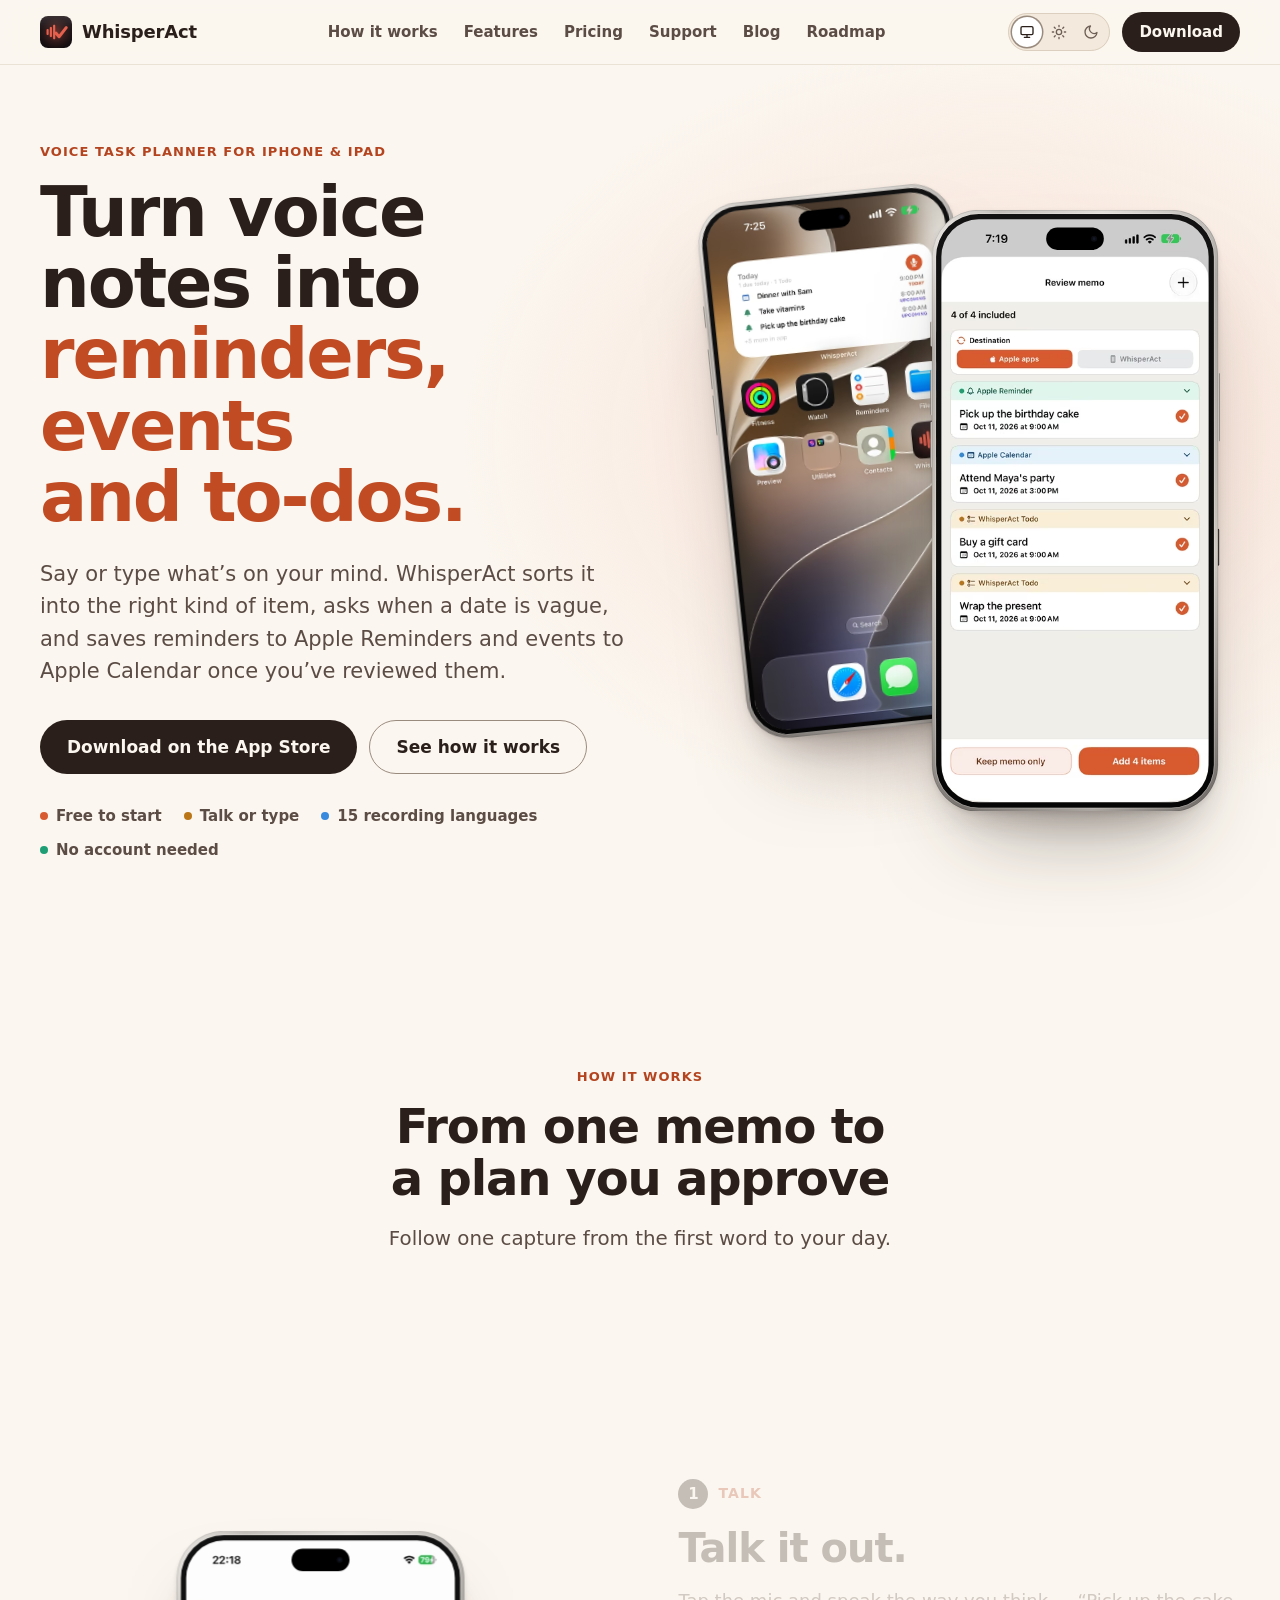
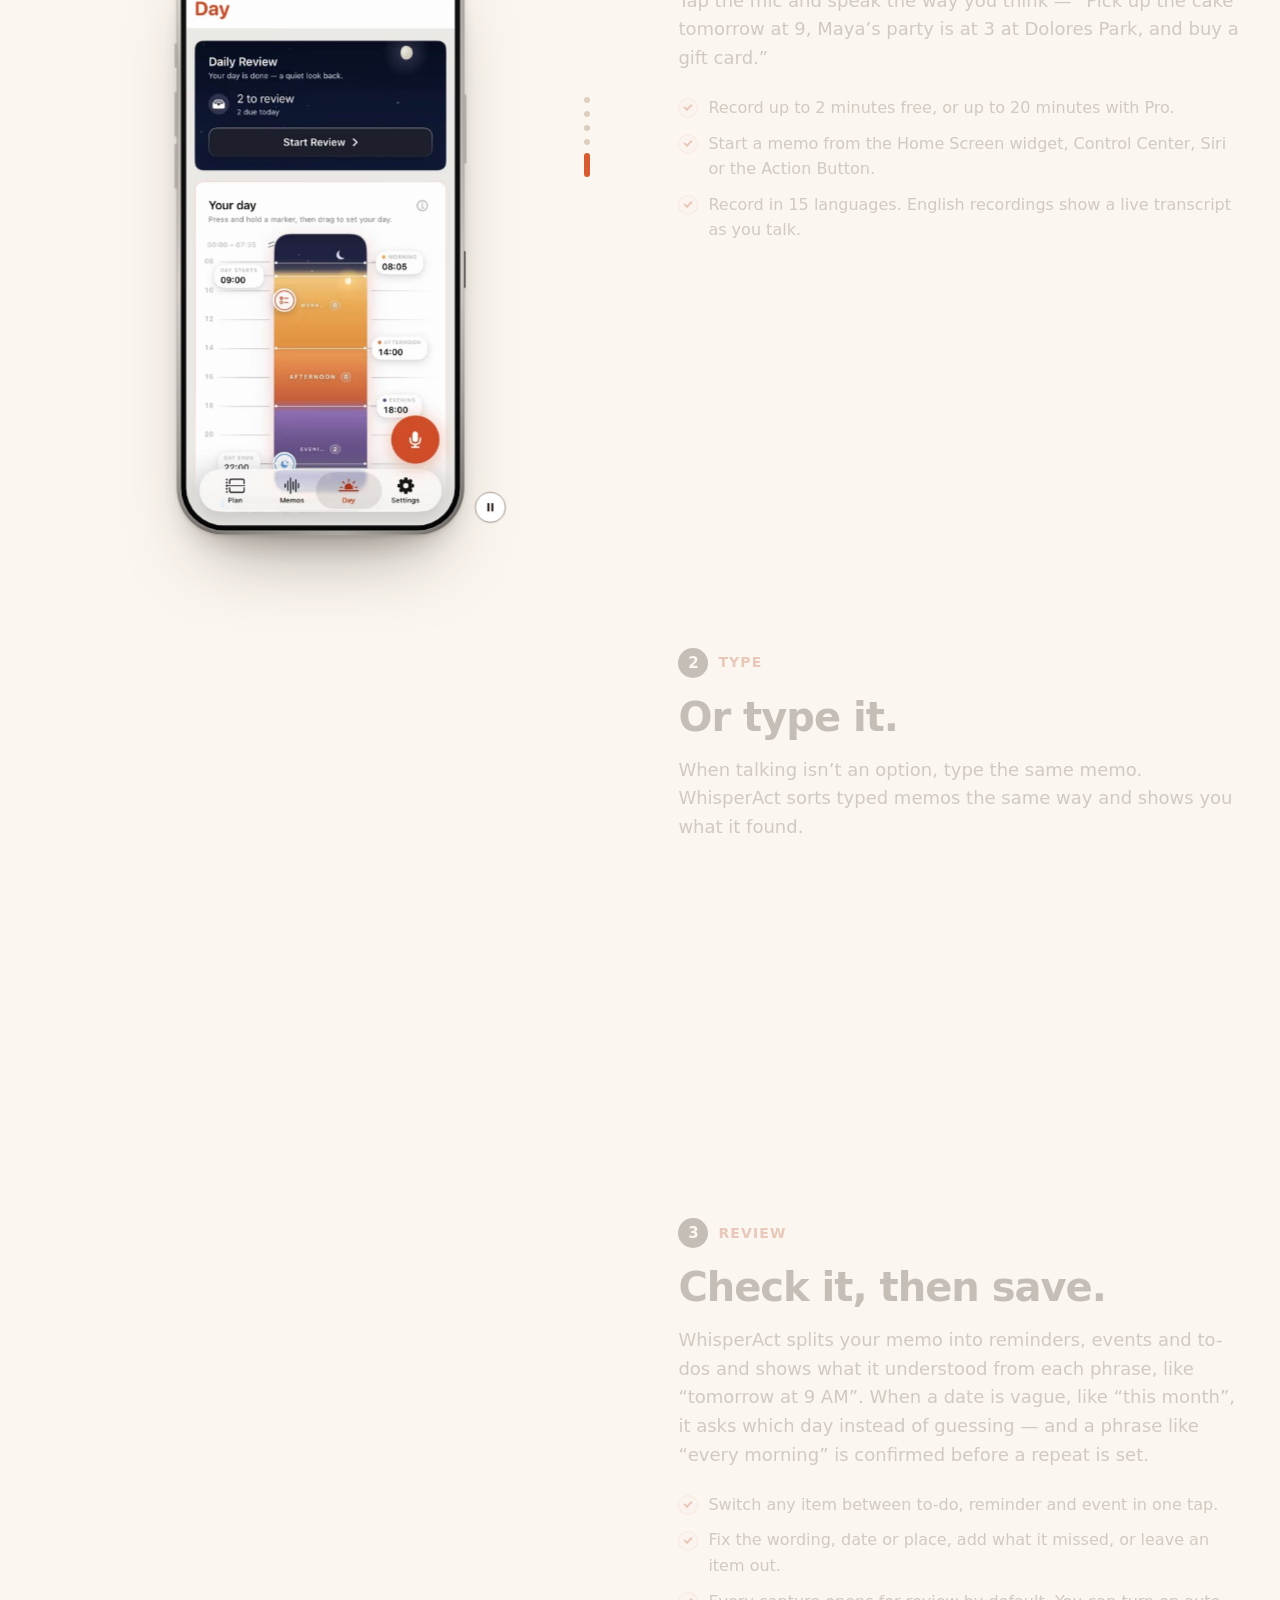
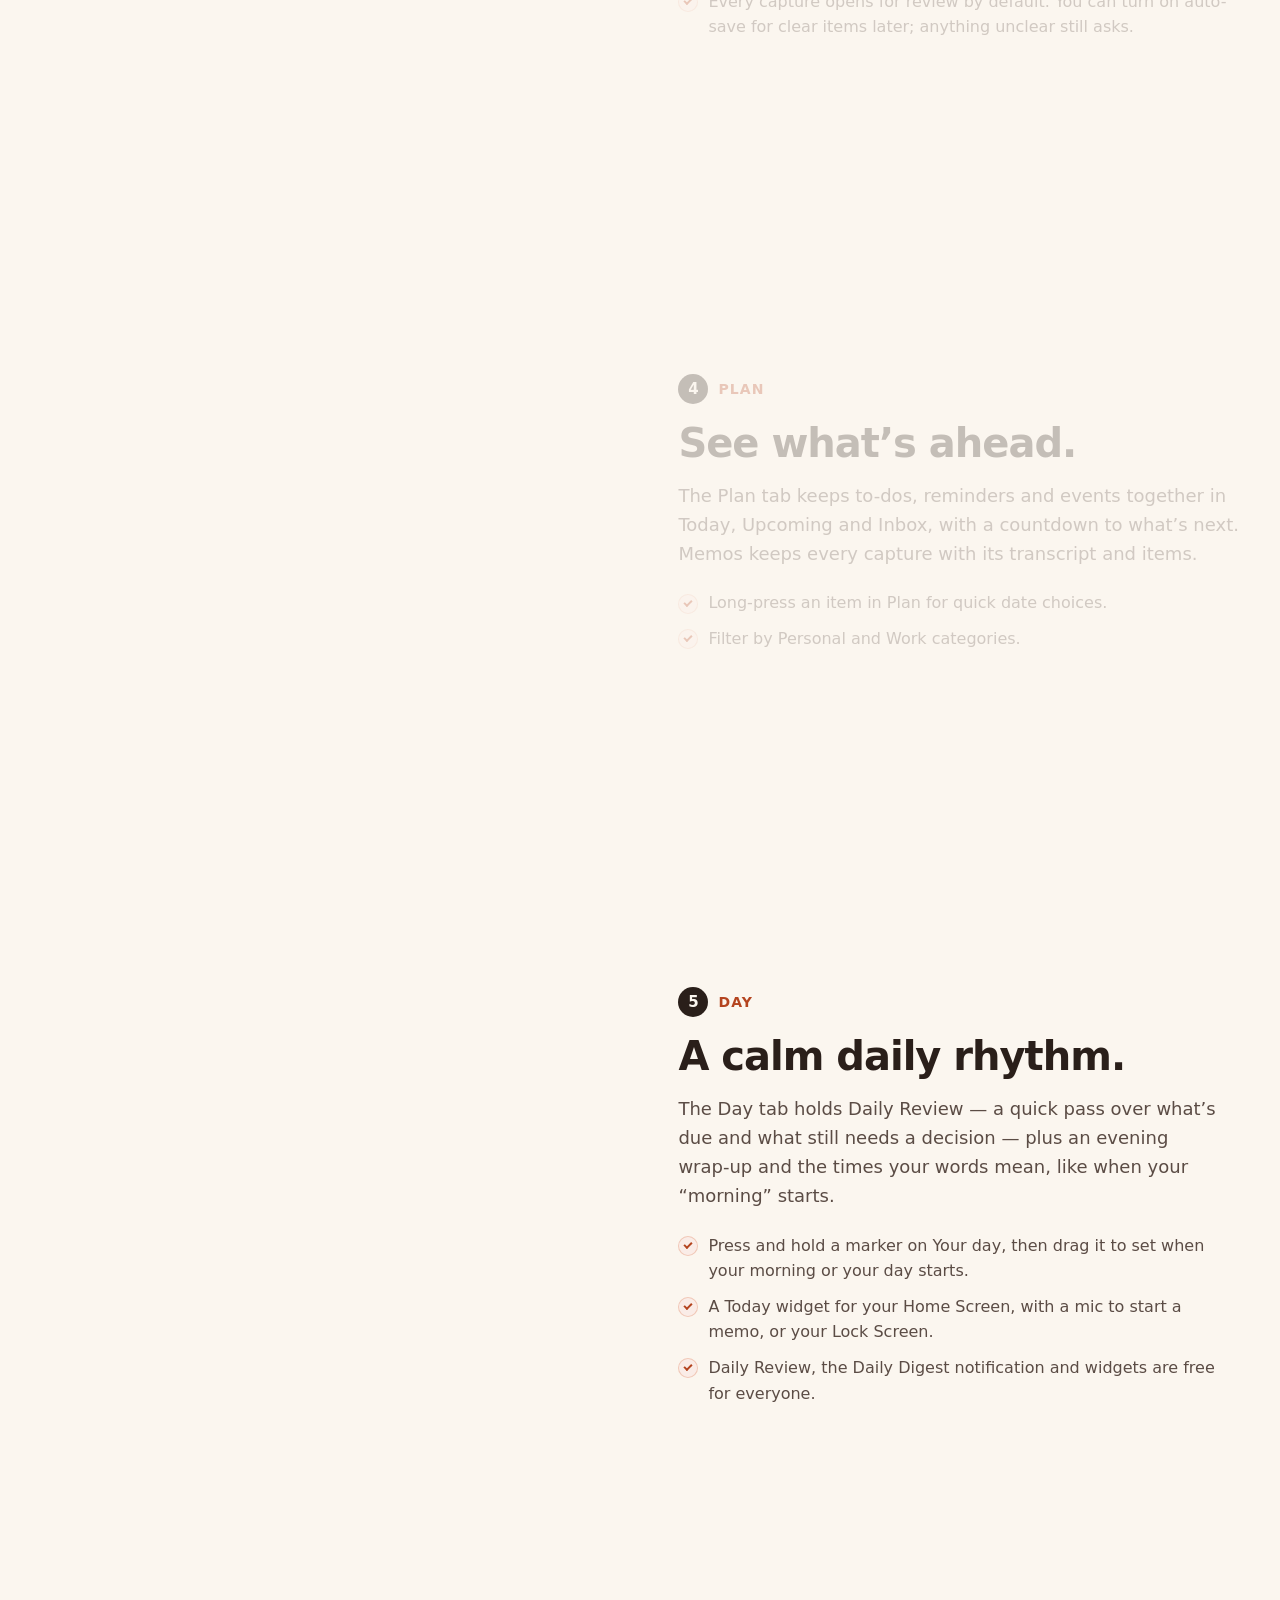
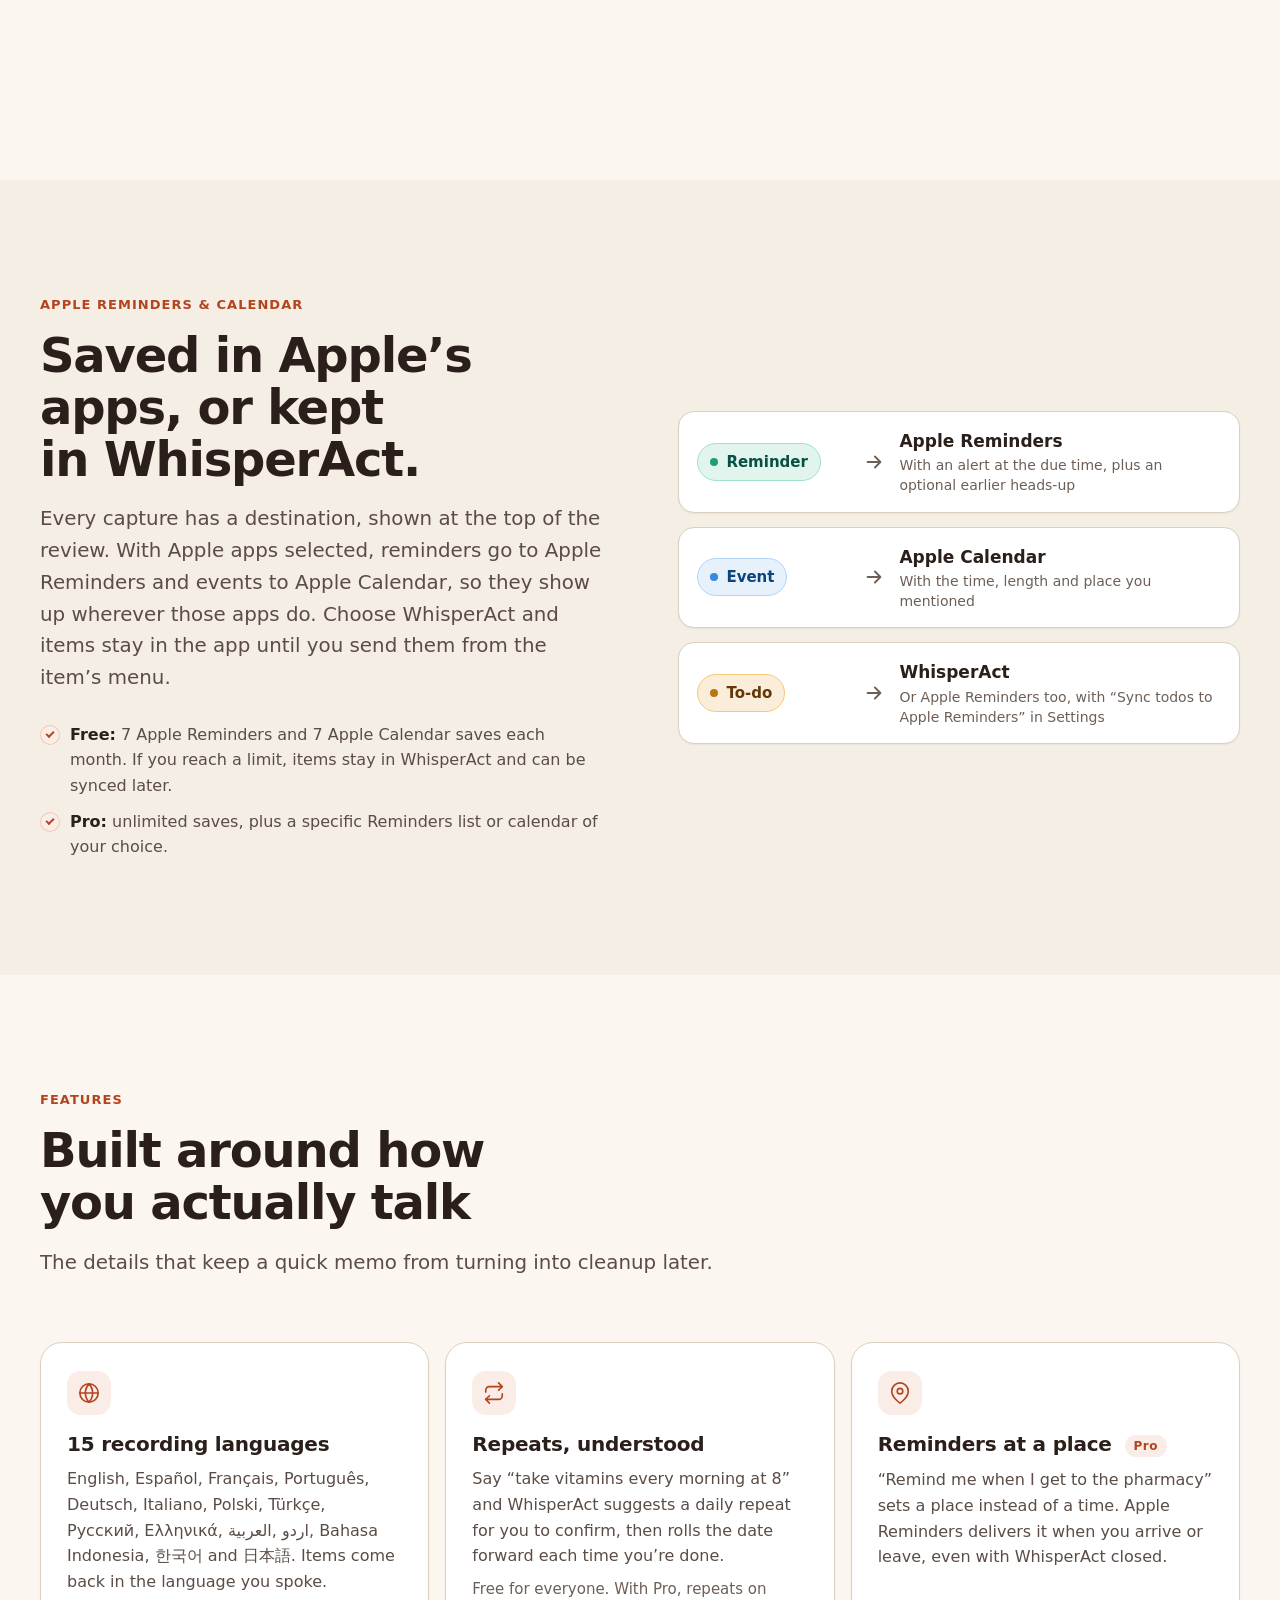
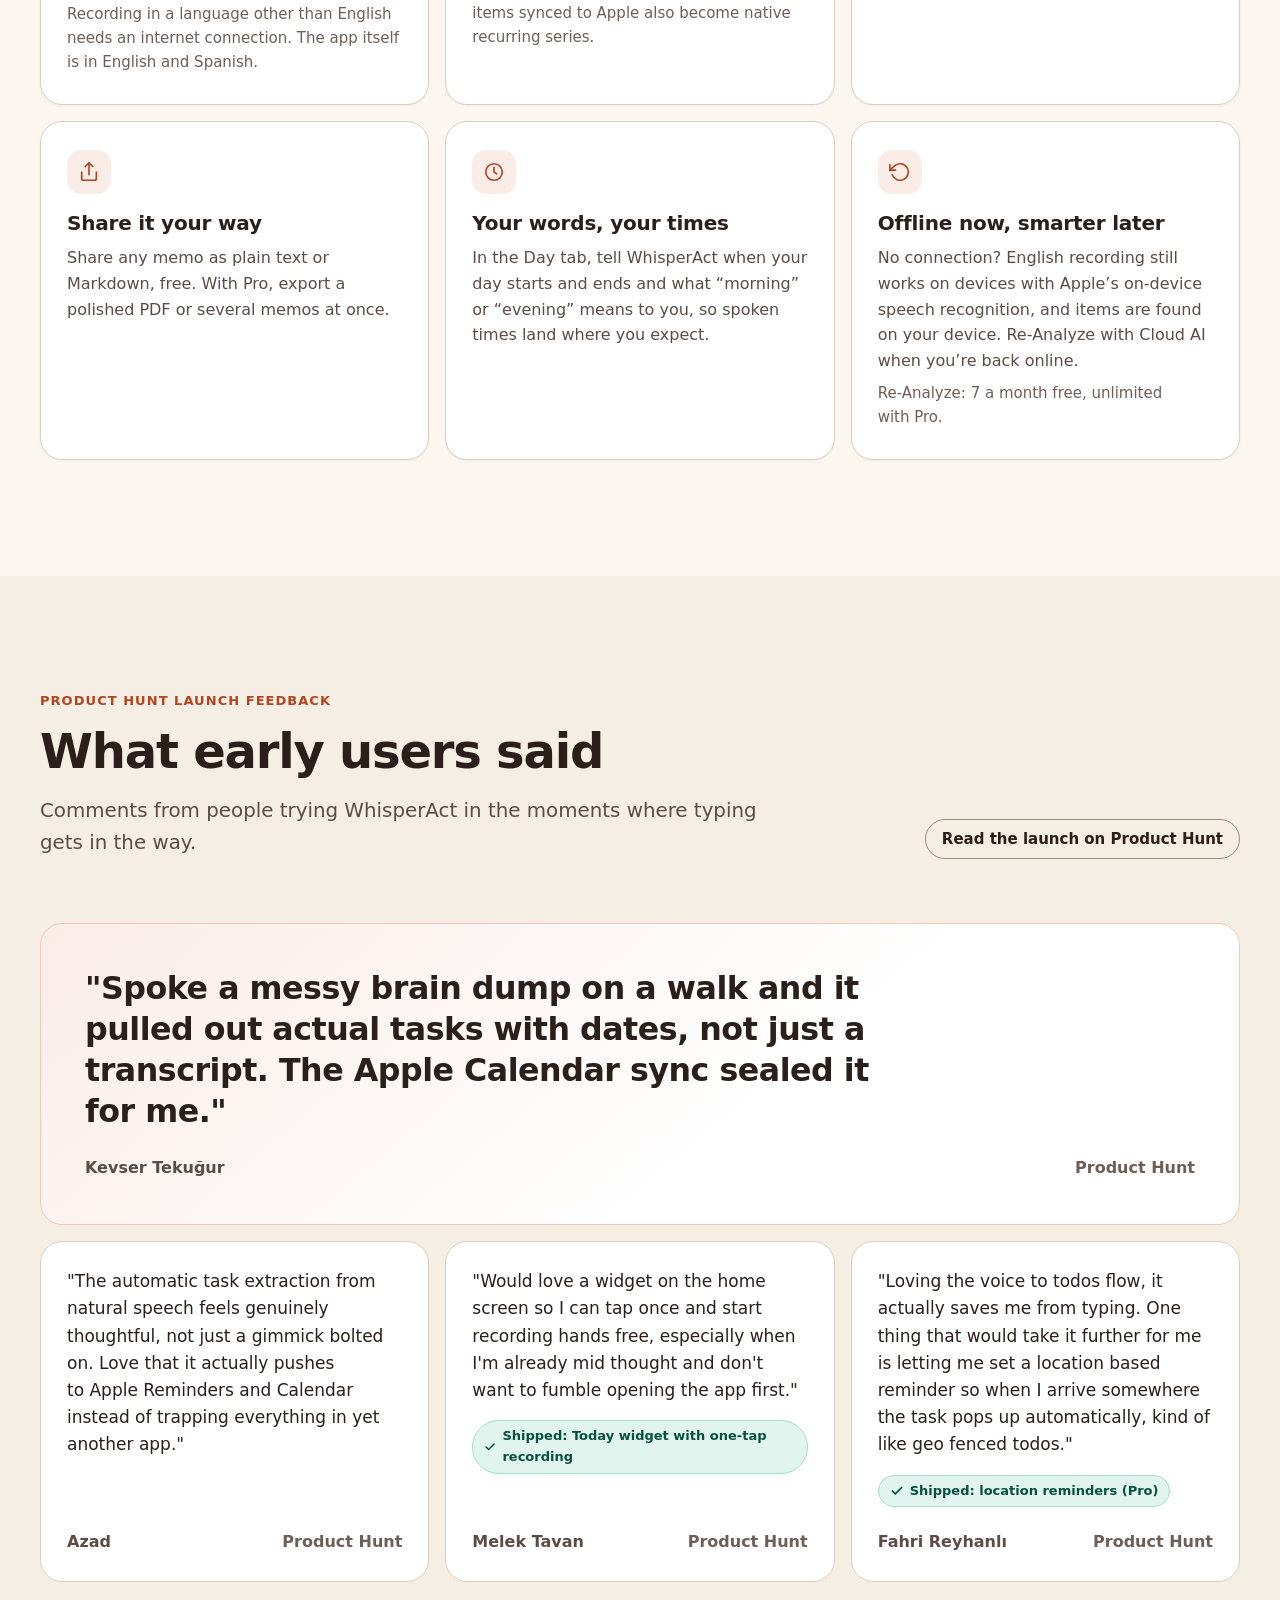
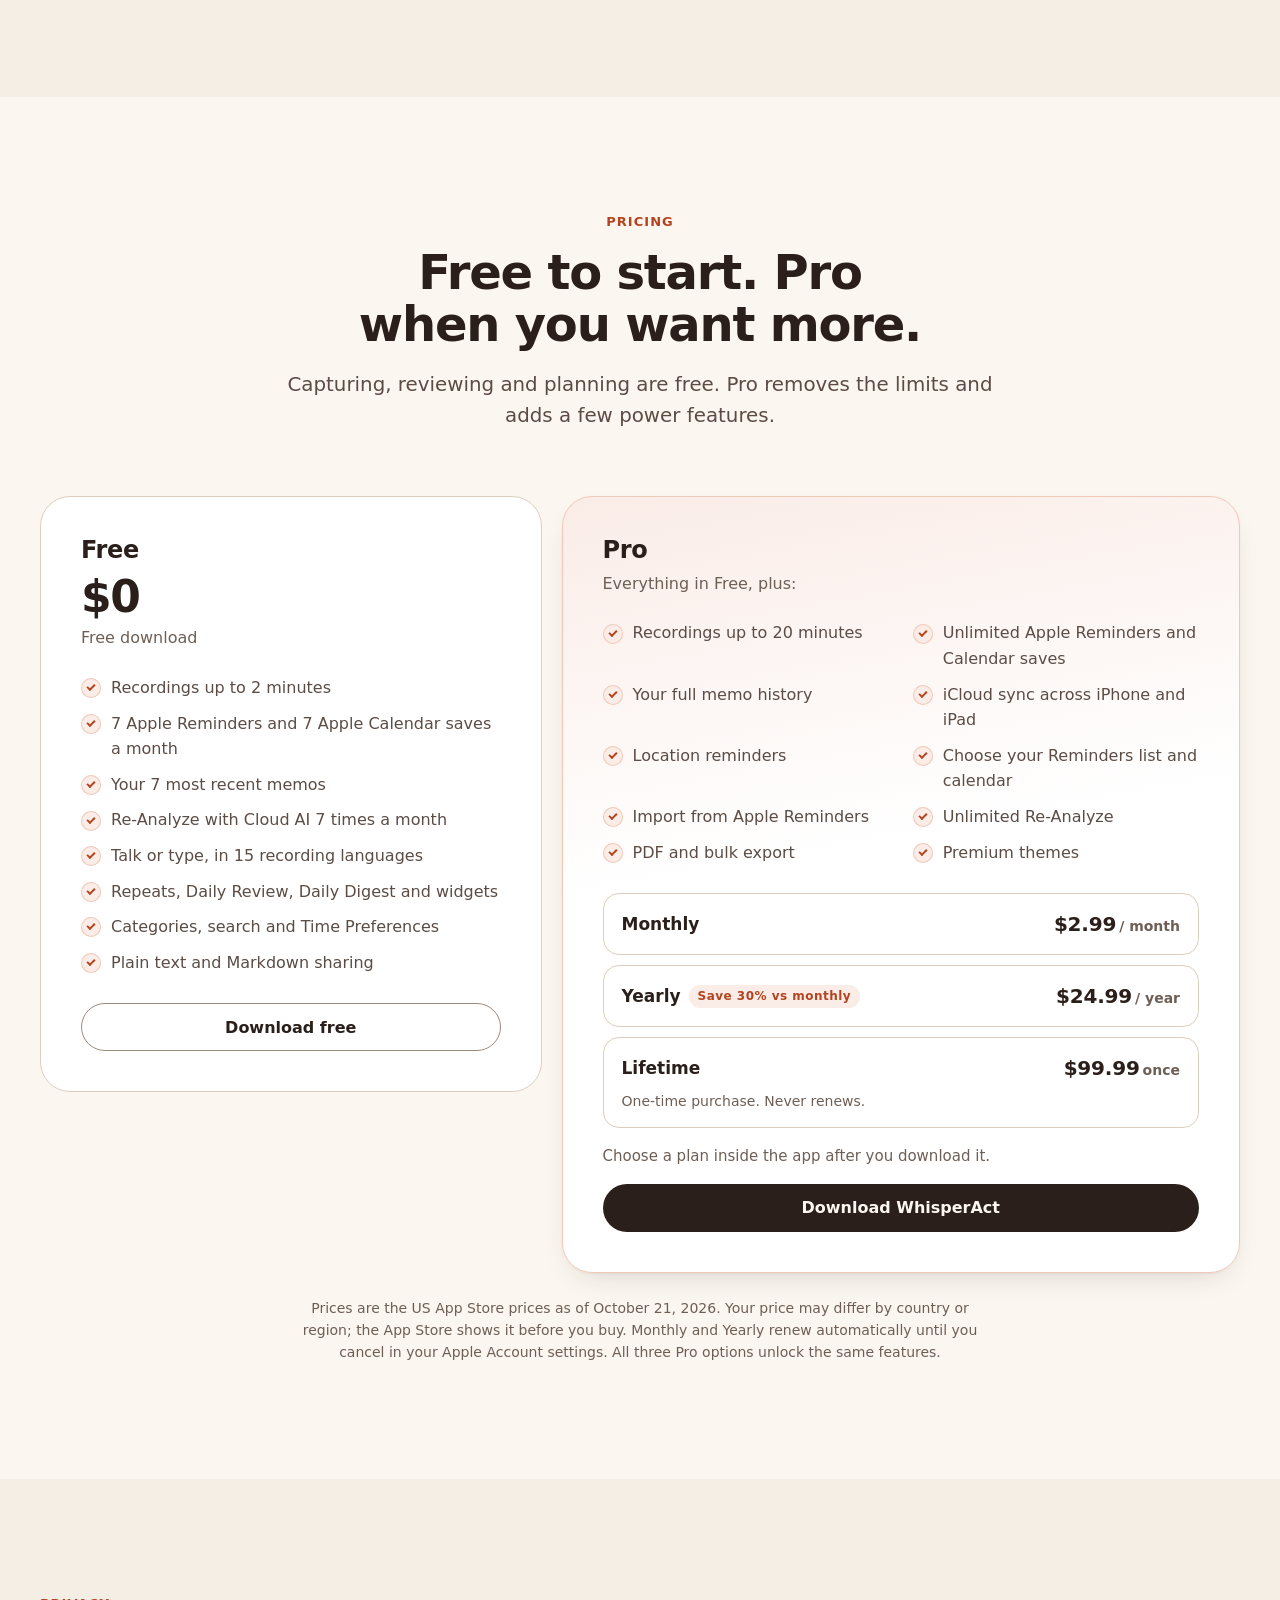
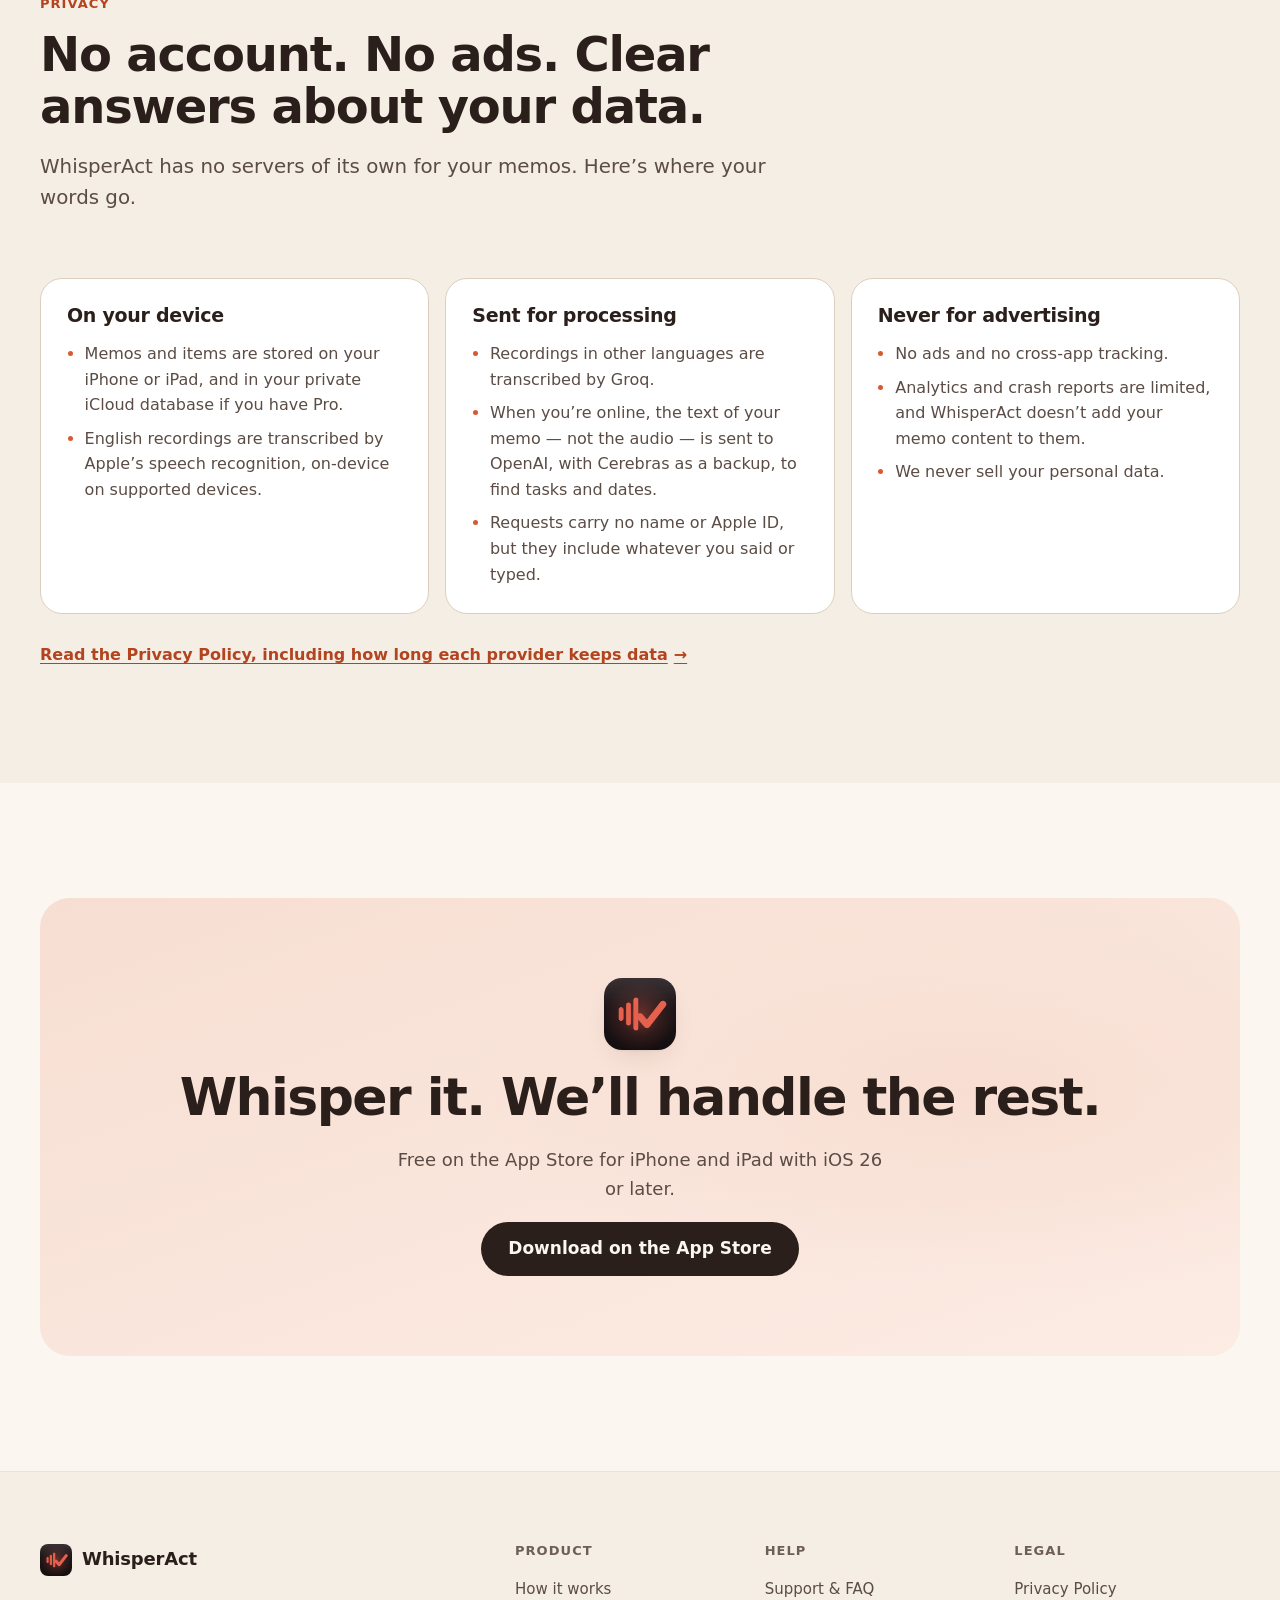
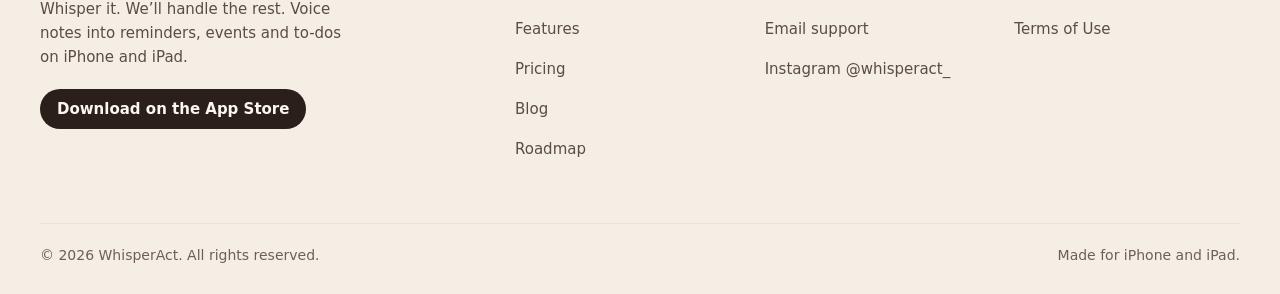
<file: index.html>
<!DOCTYPE html>
<html lang="en" class="no-js">
<head>
  <meta charset="UTF-8" />
  <meta name="viewport" content="width=device-width, initial-scale=1" />

  <!-- SEO -->
  <title>WhisperAct — Voice Task Planner for iPhone &amp; iPad</title>
  <meta name="description" content="Talk or type a memo. WhisperAct turns it into reminders, events and to-dos you review, then saves them to Apple Reminders and Calendar. Free to start." />
  <meta name="keywords" content="voice to text, speech to text, voice notes, voice memo, dictation, meeting notes, to do list, AI notes, voice reminder, task planner, Apple Reminders, Apple Calendar, iPhone voice productivity" />
  <link rel="canonical" href="https://whisperact.com/" />

  <!-- Icons / PWA -->
  <link rel="icon" href="/favicon.ico" sizes="any" />
  <link rel="icon" type="image/png" sizes="96x96" href="/favicon-96.png" />
  <link rel="icon" type="image/png" sizes="32x32" href="/favicon-32.png" />
  <link rel="apple-touch-icon" sizes="180x180" href="/apple-touch-icon.png" />
  <link rel="manifest" href="/site.webmanifest" />

  <!-- Appearance: follows the system unless the visitor picked one (stored by /menu.js) -->
  <meta name="color-scheme" content="light dark" />
  <meta name="theme-color" content="#fbf6ef" media="(prefers-color-scheme: light)" />
  <meta name="theme-color" content="#1f1c1a" media="(prefers-color-scheme: dark)" />
  <script>
    (function (d) {
      var r = d.documentElement;
      r.className = r.className.replace(/\bno-js\b/, "js");
      try {
        var t = localStorage.getItem("wa-theme");
        if (t === "light" || t === "dark") {
          r.setAttribute("data-theme", t);
          r.style.colorScheme = t;
          var m = d.querySelectorAll('meta[name="theme-color"]');
          for (var i = 0; i < m.length; i++) m[i].setAttribute("content", t === "dark" ? "#1f1c1a" : "#fbf6ef");
        }
      } catch (e) {}
    })(document);
  </script>
  <link rel="stylesheet" href="/site.css" />
  <script src="/menu.js" defer onerror="document.documentElement.classList.remove('js')"></script>
  <script src="/motion.js" defer></script>
  <link rel="preload" href="/screens/iphone-frame.svg" as="image" type="image/svg+xml" />

  <!-- Open Graph -->
  <meta property="og:type" content="website" />
  <meta property="og:site_name" content="WhisperAct" />
  <meta property="og:locale" content="en_US" />
  <meta property="og:url" content="https://whisperact.com/" />
  <meta property="og:title" content="WhisperAct — Voice notes to reminders, events and to-dos" />
  <meta property="og:description" content="Talk or type a memo. WhisperAct turns it into reminders, events and to-dos you review, then saves them to Apple Reminders and Calendar. Free to start." />
  <meta property="og:image" content="https://whisperact.com/og.png" />
  <meta property="og:image:width" content="1200" />
  <meta property="og:image:height" content="630" />
  <meta property="og:image:alt" content="WhisperAct: Whisper it. We'll handle the rest. The Plan and Review memo screens on iPhone." />
  <meta name="twitter:card" content="summary_large_image" />
  <meta name="twitter:title" content="WhisperAct — Voice notes to reminders, events and to-dos" />
  <meta name="twitter:description" content="Talk or type a memo. WhisperAct turns it into reminders, events and to-dos you review, then saves them to Apple Reminders and Calendar. Free to start." />
  <meta name="twitter:image" content="https://whisperact.com/og.png" />

  <!-- Structured data -->
  <script type="application/ld+json">
  {
    "@context": "https://schema.org",
    "@type": "SoftwareApplication",
    "name": "WhisperAct",
    "operatingSystem": "iOS 26.0 or later, iPadOS 26.0 or later",
    "applicationCategory": "ProductivityApplication",
    "url": "https://whisperact.com/",
    "downloadUrl": "https://apps.apple.com/app/id6776684339",
    "description": "Voice task planner for iPhone and iPad. Talk or type a memo and WhisperAct turns it into reminders, calendar events and to-dos that you review before they are saved to Apple Reminders and Apple Calendar.",
    "image": "https://whisperact.com/og.png",
    "screenshot": [
      "https://whisperact.com/screens/review-hero-800.webp",
      "https://whisperact.com/screens/plan-upcoming-800.webp",
      "https://whisperact.com/screens/record-idle-800.webp",
      "https://whisperact.com/screens/review-decision-800.webp"
    ],
    "inLanguage": ["en", "es"],
    "featureList": [
      "Turn a spoken or typed memo into reminders, calendar events and to-dos",
      "Review items before they are saved",
      "Save reminders to Apple Reminders and events to Apple Calendar",
      "Record in 15 languages",
      "Plan view with Today, Upcoming and Inbox",
      "Daily Review and Daily Digest"
    ],
    "offers": {
      "@type": "AggregateOffer",
      "priceCurrency": "USD",
      "lowPrice": "0",
      "highPrice": "99.99",
      "offerCount": "4"
    },
    "publisher": {
      "@type": "Organization",
      "name": "WhisperAct",
      "url": "https://whisperact.com/",
      "logo": "https://whisperact.com/icon.png"
    }
  }
  </script>

  <script type="application/ld+json">
  {
    "@context": "https://schema.org",
    "@type": "Organization",
    "name": "WhisperAct",
    "url": "https://whisperact.com/",
    "logo": "https://whisperact.com/icon.png",
    "sameAs": [
      "https://www.instagram.com/whisperact_/"
    ]
  }
  </script>

  <script type="application/ld+json">
  {
    "@context": "https://schema.org",
    "@type": "WebSite",
    "name": "WhisperAct",
    "url": "https://whisperact.com/",
    "publisher": {
      "@type": "Organization",
      "name": "WhisperAct"
    }
  }
  </script>
</head>
<body>

<a class="skip-link" href="#main">Skip to content</a>

<header class="site-header">
  <div class="shell header-bar">
    <a class="brand" href="/">
      <img src="/icon-128.png" width="32" height="32" alt="" />
      <span>WhisperAct</span>
    </a>
    <button class="menu-toggle" type="button" aria-expanded="false" aria-controls="site-menu">
      <span class="menu-toggle-icon" aria-hidden="true"></span>
      <span class="sr-only">Menu</span>
    </button>
    <div class="site-menu" id="site-menu">
      <nav class="primary-nav" aria-label="Main">
        <ul>
          <li><a href="/#how">How it works</a></li>
          <li><a href="/#features">Features</a></li>
          <li><a href="/#pricing">Pricing</a></li>
          <li><a href="/support">Support</a></li>
          <li><a href="/blog">Blog</a></li>
          <li><a href="/roadmap">Roadmap</a></li>
        </ul>
      </nav>
      <div class="header-actions">
        <fieldset class="theme-switch">
          <legend class="sr-only">Appearance</legend>
          <label class="theme-option" title="Match system appearance">
            <input type="radio" name="theme" value="system" checked />
            <span><svg viewBox="0 0 24 24" fill="none" stroke="currentColor" stroke-width="2" stroke-linecap="round" stroke-linejoin="round" aria-hidden="true"><rect x="3" y="4" width="18" height="12" rx="2"/><path d="M8 20h8M12 16v4"/></svg><span class="theme-label">System</span></span>
          </label>
          <label class="theme-option" title="Light appearance">
            <input type="radio" name="theme" value="light" />
            <span><svg viewBox="0 0 24 24" fill="none" stroke="currentColor" stroke-width="2" stroke-linecap="round" stroke-linejoin="round" aria-hidden="true"><circle cx="12" cy="12" r="4"/><path d="M12 2v2M12 20v2M4.93 4.93l1.41 1.41M17.66 17.66l1.41 1.41M2 12h2M20 12h2M4.93 19.07l1.41-1.41M17.66 6.34l1.41-1.41"/></svg><span class="theme-label">Light</span></span>
          </label>
          <label class="theme-option" title="Dark appearance">
            <input type="radio" name="theme" value="dark" />
            <span><svg viewBox="0 0 24 24" fill="none" stroke="currentColor" stroke-width="2" stroke-linecap="round" stroke-linejoin="round" aria-hidden="true"><path d="M21 12.8A9 9 0 1 1 11.2 3a7 7 0 0 0 9.8 9.8z"/></svg><span class="theme-label">Dark</span></span>
          </label>
        </fieldset>
        <a class="btn btn-primary btn-sm" href="https://apps.apple.com/us/app/whisperact-voice-task-planner/id6776684339" target="_blank" rel="noopener">Download<span class="sr-only"> WhisperAct on the App Store</span></a>
      </div>
    </div>
  </div>
</header>

<main id="main" tabindex="-1">

  <!-- HERO -->
  <section class="hero" aria-labelledby="hero-title" data-scroll="exit">
    <div class="shell hero-grid">
      <div class="hero-copy">
        <p class="eyebrow">Voice task planner for iPhone &amp; iPad</p>
        <h1 class="hero-title" id="hero-title">Turn voice notes into <span class="em">reminders, events and to&#8209;dos.</span></h1>
        <p class="hero-lead">Say or type what’s on your mind. WhisperAct sorts it into the right kind of item, asks when a date is vague, and saves reminders to Apple Reminders and events to Apple Calendar once you’ve reviewed them.</p>
        <div class="hero-actions">
          <a class="btn btn-primary btn-lg" href="https://apps.apple.com/us/app/whisperact-voice-task-planner/id6776684339" target="_blank" rel="noopener">Download on the App Store</a>
          <a class="btn btn-secondary btn-lg" href="#how">See how it works</a>
        </div>
        <ul class="hero-facts" aria-label="At a glance">
          <li>Free to start</li>
          <li>Talk or type</li>
          <li>15 recording languages</li>
          <li>No account needed</li>
        </ul>
      </div>
      <div class="hero-media">
        <div class="hero-phones">
          <div class="iphone hero-phone hero-phone--back">
            <div class="iphone-screen">
              <picture>
                <source type="image/avif" srcset="/screens/home-widget-400.avif 400w, /screens/home-widget-800.avif 800w" sizes="(min-width: 56em) 250px, 42vw" />
                <img src="/screens/home-widget-400.webp" srcset="/screens/home-widget-400.webp 400w, /screens/home-widget-800.webp 800w" sizes="(min-width: 56em) 250px, 42vw" width="400" height="869" decoding="async" alt="The WhisperAct Today widget on an iPhone Home Screen, listing upcoming items with a microphone button." />
              </picture>
            </div>
          </div>
          <div class="iphone hero-phone hero-phone--front">
            <div class="iphone-screen">
              <picture>
                <source type="image/avif" srcset="/screens/review-hero-400.avif 400w, /screens/review-hero-800.avif 800w" sizes="(min-width: 56em) 290px, 48vw" />
                <img src="/screens/review-hero-400.webp" srcset="/screens/review-hero-400.webp 400w, /screens/review-hero-800.webp 800w" sizes="(min-width: 56em) 290px, 48vw" width="400" height="869" fetchpriority="high" alt="The Review memo screen: one memo split into an Apple Reminder, an Apple Calendar event and two WhisperAct to-dos, with the destination set to Apple apps." />
              </picture>
            </div>
          </div>
        </div>
      </div>
    </div>
  </section>

  <!-- HOW IT WORKS -->
  <section class="section story" id="how" aria-labelledby="how-title" data-active="1">
    <div class="shell">
      <div class="section-head section-head--center" data-reveal>
        <p class="eyebrow">How it works</p>
        <h2 id="how-title">From one memo to a plan you approve</h2>
        <p>Follow one capture from the first word to your day.</p>
      </div>

      <div class="story-grid">
        <div class="story-stage" data-scroll="enter">
          <div class="story-sticky">
            <div class="story-glow" aria-hidden="true">
              <span data-tone="capture"></span>
              <span data-tone="review"></span>
              <span data-tone="plan"></span>
              <span data-tone="day"></span>
            </div>
            <div class="story-device">
              <div class="iphone">
                <div class="iphone-screen">
                  <div class="story-screen is-active" data-step="1">
                    <picture>
                      <source type="image/avif" srcset="/screens/clip-talk-400.avif 400w, /screens/clip-talk-800.avif 800w" sizes="330px" />
                      <img src="/screens/clip-talk-400.webp" srcset="/screens/clip-talk-400.webp 400w, /screens/clip-talk-800.webp 800w" sizes="330px" width="400" height="866" loading="lazy" decoding="async" alt="Recording a memo: a tap on the mic starts recording, the live transcript fills in as you talk — “Remind me tomorrow at 9 AM to pick up the birthday cake…” — and WhisperAct then organizes the memo." />
                    </picture>
                    <video class="clip" src="/screens/clip-talk.mp4" muted loop playsinline preload="none" disablepictureinpicture aria-hidden="true"></video>
                  </div>
                  <picture class="story-screen" data-step="2">
                    <source type="image/avif" srcset="/screens/typed-input-400.avif 400w, /screens/typed-input-800.avif 800w" sizes="330px" />
                    <img src="/screens/typed-input-400.webp" srcset="/screens/typed-input-400.webp 400w, /screens/typed-input-800.webp 800w" sizes="330px" width="400" height="869" loading="lazy" decoding="async" alt="Typing a memo: remind me tomorrow at 9am to pick up the birthday cake, Maya’s party is tomorrow at 3pm at Dolores Park, buy a gift card and wrap the present." />
                  </picture>
                  <div class="story-screen" data-step="3">
                    <picture>
                      <source type="image/avif" srcset="/screens/clip-review-400.avif 400w, /screens/clip-review-800.avif 800w" sizes="330px" />
                      <img src="/screens/clip-review-400.webp" srcset="/screens/clip-review-400.webp 400w, /screens/clip-review-800.webp 800w" sizes="330px" width="400" height="866" loading="lazy" decoding="async" alt="The Review memo screen with four items for Apple Reminders, Apple Calendar and WhisperAct. One item opens to show its type, Todo, Reminder or Event, and the date and time understood from “tomorrow at 9 AM”, before Add 4 items saves them." />
                    </picture>
                    <video class="clip" src="/screens/clip-review.mp4" muted loop playsinline preload="none" disablepictureinpicture aria-hidden="true"></video>
                  </div>
                  <div class="story-screen" data-step="4">
                    <picture>
                      <source type="image/avif" srcset="/screens/clip-plan-400.avif 400w, /screens/clip-plan-800.avif 800w" sizes="330px" />
                      <img src="/screens/clip-plan-400.webp" srcset="/screens/clip-plan-400.webp 400w, /screens/clip-plan-800.webp 800w" sizes="330px" width="400" height="866" loading="lazy" decoding="async" alt="The Plan tab, Upcoming view: the Next Up countdown ticking down, counts of to-dos, reminders and events, and tomorrow’s items on a timeline." />
                    </picture>
                    <video class="clip" src="/screens/clip-plan.mp4" muted loop playsinline preload="none" disablepictureinpicture aria-hidden="true"></video>
                  </div>
                  <div class="story-screen" data-step="5">
                    <picture>
                      <source type="image/avif" srcset="/screens/clip-day-400.avif 400w, /screens/clip-day-800.avif 800w" sizes="330px" />
                      <img src="/screens/clip-day-400.webp" srcset="/screens/clip-day-400.webp 400w, /screens/clip-day-800.webp 800w" sizes="330px" width="400" height="866" loading="lazy" decoding="async" alt="The Day tab: Daily Review at the top, and Your day, where the Morning and Day starts markers are dragged to new times on a timeline of morning, afternoon and evening." />
                    </picture>
                    <video class="clip" src="/screens/clip-day.mp4" muted loop playsinline preload="none" disablepictureinpicture aria-hidden="true"></video>
                  </div>
                </div>
              </div>
            </div>
            <ol class="story-dots" aria-hidden="true">
              <li class="is-active"></li>
              <li></li>
              <li></li>
              <li></li>
              <li></li>
            </ol>
          </div>
        </div>

        <ol class="story-steps">
          <li class="story-step" data-step="1" data-tone="capture">
            <div class="story-step-media" data-scroll="enter">
              <div class="iphone">
                <div class="iphone-screen">
                  <picture>
                    <source type="image/avif" srcset="/screens/clip-talk-400.avif 400w, /screens/clip-talk-800.avif 800w" sizes="(min-width: 62em) 300px, min(62vw, 300px)" />
                    <img src="/screens/clip-talk-400.webp" srcset="/screens/clip-talk-400.webp 400w, /screens/clip-talk-800.webp 800w" sizes="(min-width: 62em) 300px, min(62vw, 300px)" width="400" height="866" loading="lazy" decoding="async" alt="Recording a memo: a tap on the mic starts recording, the live transcript fills in as you talk — “Remind me tomorrow at 9 AM to pick up the birthday cake…” — and WhisperAct then organizes the memo." />
                  </picture>
                  <video class="clip" src="/screens/clip-talk.mp4" muted loop playsinline preload="none" disablepictureinpicture aria-hidden="true"></video>
                </div>
              </div>
            </div>
            <div class="story-copy">
              <p class="step-label"><span class="step-num" aria-hidden="true">1</span> Talk</p>
              <h3>Talk it out.</h3>
              <p>Tap the mic and speak the way you think — “Pick up the cake tomorrow at 9, Maya’s party is at 3 at Dolores Park, and buy a gift card.”</p>
              <ul class="checklist">
                <li>Record up to 2 minutes free, or up to 20 minutes with Pro.</li>
                <li>Start a memo from the Home Screen widget, Control Center, Siri or the Action Button.</li>
                <li>Record in 15 languages. English recordings show a live transcript as you talk.</li>
              </ul>
            </div>
          </li>
          <li class="story-step" data-step="2" data-tone="capture">
            <div class="story-step-media" data-scroll="enter">
              <div class="iphone">
                <div class="iphone-screen">
                  <picture>
                    <source type="image/avif" srcset="/screens/typed-input-400.avif 400w, /screens/typed-input-800.avif 800w" sizes="(min-width: 62em) 300px, min(62vw, 300px)" />
                    <img src="/screens/typed-input-400.webp" srcset="/screens/typed-input-400.webp 400w, /screens/typed-input-800.webp 800w" sizes="(min-width: 62em) 300px, min(62vw, 300px)" width="400" height="869" loading="lazy" decoding="async" alt="Typing a memo: remind me tomorrow at 9am to pick up the birthday cake, Maya’s party is tomorrow at 3pm at Dolores Park, buy a gift card and wrap the present." />
                  </picture>
                </div>
              </div>
            </div>
            <div class="story-copy">
              <p class="step-label"><span class="step-num" aria-hidden="true">2</span> Type</p>
              <h3>Or type it.</h3>
              <p>When talking isn’t an option, type the same memo. WhisperAct sorts typed memos the same way and shows you what it found.</p>
            </div>
          </li>
          <li class="story-step" data-step="3" data-tone="review">
            <div class="story-step-media" data-scroll="enter">
              <div class="iphone">
                <div class="iphone-screen">
                  <picture>
                    <source type="image/avif" srcset="/screens/clip-review-400.avif 400w, /screens/clip-review-800.avif 800w" sizes="(min-width: 62em) 300px, min(62vw, 300px)" />
                    <img src="/screens/clip-review-400.webp" srcset="/screens/clip-review-400.webp 400w, /screens/clip-review-800.webp 800w" sizes="(min-width: 62em) 300px, min(62vw, 300px)" width="400" height="866" loading="lazy" decoding="async" alt="The Review memo screen with four items for Apple Reminders, Apple Calendar and WhisperAct. One item opens to show its type, Todo, Reminder or Event, and the date and time understood from “tomorrow at 9 AM”, before Add 4 items saves them." />
                  </picture>
                  <video class="clip" src="/screens/clip-review.mp4" muted loop playsinline preload="none" disablepictureinpicture aria-hidden="true"></video>
                </div>
              </div>
            </div>
            <div class="story-copy">
              <p class="step-label"><span class="step-num" aria-hidden="true">3</span> Review</p>
              <h3>Check it, then save.</h3>
              <p>WhisperAct splits your memo into reminders, events and to-dos and shows what it understood from each phrase, like “tomorrow at 9 AM”. When a date is vague, like “this month”, it asks which day instead of guessing — and a phrase like “every morning” is confirmed before a repeat is set.</p>
              <ul class="checklist">
                <li>Switch any item between to-do, reminder and event in one tap.</li>
                <li>Fix the wording, date or place, add what it missed, or leave an item out.</li>
                <li>Every capture opens for review by default. You can turn on auto-save for clear items later; anything unclear still asks.</li>
              </ul>
            </div>
          </li>
          <li class="story-step" data-step="4" data-tone="plan">
            <div class="story-step-media" data-scroll="enter">
              <div class="iphone">
                <div class="iphone-screen">
                  <picture>
                    <source type="image/avif" srcset="/screens/clip-plan-400.avif 400w, /screens/clip-plan-800.avif 800w" sizes="(min-width: 62em) 300px, min(62vw, 300px)" />
                    <img src="/screens/clip-plan-400.webp" srcset="/screens/clip-plan-400.webp 400w, /screens/clip-plan-800.webp 800w" sizes="(min-width: 62em) 300px, min(62vw, 300px)" width="400" height="866" loading="lazy" decoding="async" alt="The Plan tab, Upcoming view: the Next Up countdown ticking down, counts of to-dos, reminders and events, and tomorrow’s items on a timeline." />
                  </picture>
                  <video class="clip" src="/screens/clip-plan.mp4" muted loop playsinline preload="none" disablepictureinpicture aria-hidden="true"></video>
                </div>
              </div>
            </div>
            <div class="story-copy">
              <p class="step-label"><span class="step-num" aria-hidden="true">4</span> Plan</p>
              <h3>See what’s ahead.</h3>
              <p>The Plan tab keeps to-dos, reminders and events together in Today, Upcoming and Inbox, with a countdown to what’s next. Memos keeps every capture with its transcript and items.</p>
              <ul class="checklist">
                <li>Long-press an item in Plan for quick date choices.</li>
                <li>Filter by Personal and Work categories.</li>
              </ul>
            </div>
          </li>
          <li class="story-step" data-step="5" data-tone="day">
            <div class="story-step-media" data-scroll="enter">
              <div class="iphone">
                <div class="iphone-screen">
                  <picture>
                    <source type="image/avif" srcset="/screens/clip-day-400.avif 400w, /screens/clip-day-800.avif 800w" sizes="(min-width: 62em) 300px, min(62vw, 300px)" />
                    <img src="/screens/clip-day-400.webp" srcset="/screens/clip-day-400.webp 400w, /screens/clip-day-800.webp 800w" sizes="(min-width: 62em) 300px, min(62vw, 300px)" width="400" height="866" loading="lazy" decoding="async" alt="The Day tab: Daily Review at the top, and Your day, where the Morning and Day starts markers are dragged to new times on a timeline of morning, afternoon and evening." />
                  </picture>
                  <video class="clip" src="/screens/clip-day.mp4" muted loop playsinline preload="none" disablepictureinpicture aria-hidden="true"></video>
                </div>
              </div>
            </div>
            <div class="story-copy">
              <p class="step-label"><span class="step-num" aria-hidden="true">5</span> Day</p>
              <h3>A calm daily rhythm.</h3>
              <p>The Day tab holds Daily Review — a quick pass over what’s due and what still needs a decision — plus an evening wrap-up and the times your words mean, like when your “morning” starts.</p>
              <ul class="checklist">
                <li>Press and hold a marker on Your day, then drag it to set when your morning or your day starts.</li>
                <li>A Today widget for your Home Screen, with a mic to start a memo, or your Lock Screen.</li>
                <li>Daily Review, the Daily Digest notification and widgets are free for everyone.</li>
              </ul>
            </div>
          </li>
        </ol>
      </div>
    </div>
  </section>

  <!-- WHERE ITEMS GO -->
  <section class="section section--alt" id="apple" aria-labelledby="apple-title">
    <div class="shell split">
      <div>
        <div class="section-head">
          <p class="eyebrow">Apple Reminders &amp; Calendar</p>
          <h2 id="apple-title">Saved in Apple’s apps, or kept in WhisperAct.</h2>
          <p>Every capture has a destination, shown at the top of the review. With Apple apps selected, reminders go to Apple Reminders and events to Apple Calendar, so they show up wherever those apps do. Choose WhisperAct and items stay in the app until you send them from the item’s menu.</p>
        </div>
        <ul class="checklist split-notes">
          <li><strong>Free:</strong> 7 Apple Reminders and 7 Apple Calendar saves each month. If you reach a limit, items stay in WhisperAct and can be synced later.</li>
          <li><strong>Pro:</strong> unlimited saves, plus a specific Reminders list or calendar of your choice.</li>
        </ul>
      </div>
      <dl class="routes" aria-label="Where each kind of item is saved when Apple apps is the destination" data-reveal="stagger">
        <div class="route route--reminder">
          <dt>Reminder</dt>
          <svg class="route-arrow" viewBox="0 0 24 24" fill="none" stroke="currentColor" stroke-width="2" stroke-linecap="round" stroke-linejoin="round" aria-hidden="true"><path d="M5 12h14M13 6l6 6-6 6"/></svg>
          <dd><span class="route-dest">Apple Reminders</span><span class="route-note">With an alert at the due time, plus an optional earlier heads-up</span></dd>
        </div>
        <div class="route route--event">
          <dt>Event</dt>
          <svg class="route-arrow" viewBox="0 0 24 24" fill="none" stroke="currentColor" stroke-width="2" stroke-linecap="round" stroke-linejoin="round" aria-hidden="true"><path d="M5 12h14M13 6l6 6-6 6"/></svg>
          <dd><span class="route-dest">Apple Calendar</span><span class="route-note">With the time, length and place you mentioned</span></dd>
        </div>
        <div class="route route--todo">
          <dt>To-do</dt>
          <svg class="route-arrow" viewBox="0 0 24 24" fill="none" stroke="currentColor" stroke-width="2" stroke-linecap="round" stroke-linejoin="round" aria-hidden="true"><path d="M5 12h14M13 6l6 6-6 6"/></svg>
          <dd><span class="route-dest">WhisperAct</span><span class="route-note">Or Apple Reminders too, with “Sync todos to Apple Reminders” in Settings</span></dd>
        </div>
      </dl>
    </div>
  </section>

  <!-- FEATURES -->
  <section class="section" id="features" aria-labelledby="features-title">
    <div class="shell">
      <div class="section-head">
        <p class="eyebrow">Features</p>
        <h2 id="features-title">Built around how you actually talk</h2>
        <p>The details that keep a quick memo from turning into cleanup later.</p>
      </div>
      <ul class="feature-grid" data-reveal="stagger">
        <li class="feature-card">
          <span class="feature-icon" aria-hidden="true"><svg viewBox="0 0 24 24" fill="none" stroke="currentColor" stroke-width="1.8" stroke-linecap="round" stroke-linejoin="round"><circle cx="12" cy="12" r="10"/><path d="M2 12h20M12 2a15.3 15.3 0 0 1 4 10 15.3 15.3 0 0 1-4 10 15.3 15.3 0 0 1-4-10 15.3 15.3 0 0 1 4-10z"/></svg></span>
          <h3>15 recording languages</h3>
          <p>English, Español, Français, Português, Deutsch, Italiano, Polski, Türkçe, Русский, Ελληνικά, <bdi lang="ar">العربية</bdi>, <bdi lang="ur">اردو</bdi>, Bahasa Indonesia, 한국어 and 日本語. Items come back in the language you spoke.</p>
          <p class="fine">Recording in a language other than English needs an internet connection. The app itself is in English and Spanish.</p>
        </li>
        <li class="feature-card">
          <span class="feature-icon" aria-hidden="true"><svg viewBox="0 0 24 24" fill="none" stroke="currentColor" stroke-width="1.8" stroke-linecap="round" stroke-linejoin="round"><path d="M17 1l4 4-4 4"/><path d="M3 11V9a4 4 0 0 1 4-4h14"/><path d="M7 23l-4-4 4-4"/><path d="M21 13v2a4 4 0 0 1-4 4H3"/></svg></span>
          <h3>Repeats, understood</h3>
          <p>Say “take vitamins every morning at 8” and WhisperAct suggests a daily repeat for you to confirm, then rolls the date forward each time you’re done.</p>
          <p class="fine">Free for everyone. With Pro, repeats on items synced to Apple also become native recurring series.</p>
        </li>
        <li class="feature-card">
          <span class="feature-icon" aria-hidden="true"><svg viewBox="0 0 24 24" fill="none" stroke="currentColor" stroke-width="1.8" stroke-linecap="round" stroke-linejoin="round"><path d="M21 10c0 7-9 13-9 13s-9-6-9-13a9 9 0 0 1 18 0z"/><circle cx="12" cy="10" r="3"/></svg></span>
          <h3>Reminders at a place <span class="badge">Pro</span></h3>
          <p>“Remind me when I get to the pharmacy” sets a place instead of a time. Apple Reminders delivers it when you arrive or leave, even with WhisperAct closed.</p>
        </li>
        <li class="feature-card">
          <span class="feature-icon" aria-hidden="true"><svg viewBox="0 0 24 24" fill="none" stroke="currentColor" stroke-width="1.8" stroke-linecap="round" stroke-linejoin="round"><path d="M4 12v7a2 2 0 0 0 2 2h12a2 2 0 0 0 2-2v-7"/><polyline points="16 6 12 2 8 6"/><line x1="12" y1="2" x2="12" y2="15"/></svg></span>
          <h3>Share it your way</h3>
          <p>Share any memo as plain text or Markdown, free. With Pro, export a polished PDF or several memos at once.</p>
        </li>
        <li class="feature-card">
          <span class="feature-icon" aria-hidden="true"><svg viewBox="0 0 24 24" fill="none" stroke="currentColor" stroke-width="1.8" stroke-linecap="round" stroke-linejoin="round"><circle cx="12" cy="12" r="9"/><path d="M12 7v5l3 2"/></svg></span>
          <h3>Your words, your times</h3>
          <p>In the Day tab, tell WhisperAct when your day starts and ends and what “morning” or “evening” means to you, so spoken times land where you expect.</p>
        </li>
        <li class="feature-card">
          <span class="feature-icon" aria-hidden="true"><svg viewBox="0 0 24 24" fill="none" stroke="currentColor" stroke-width="1.8" stroke-linecap="round" stroke-linejoin="round"><path d="M1 4v6h6"/><path d="M3.51 15a9 9 0 1 0 2.13-9.36L1 10"/></svg></span>
          <h3>Offline now, smarter later</h3>
          <p>No connection? English recording still works on devices with Apple’s on-device speech recognition, and items are found on your device. Re-Analyze with Cloud AI when you’re back online.</p>
          <p class="fine">Re-Analyze: 7 a month free, unlimited with Pro.</p>
        </li>
      </ul>
    </div>
  </section>

  <!-- REVIEWS -->
  <section class="section section--alt" id="reviews" aria-labelledby="reviews-title">
    <div class="shell">
      <div class="section-head section-head--split">
        <div>
          <p class="eyebrow">Product Hunt launch feedback</p>
          <h2 id="reviews-title">What early users said</h2>
          <p>Comments from people trying WhisperAct in the moments where typing gets in the way.</p>
        </div>
        <a class="btn btn-secondary btn-sm" href="https://www.producthunt.com/products/whisperact?launch=whisperact" target="_blank" rel="noopener">Read the launch on Product Hunt</a>
      </div>

      <div class="quotes" data-reveal="stagger">
        <figure class="quote quote--featured">
          <blockquote cite="https://www.producthunt.com/products/whisperact?launch=whisperact">
            <p>"Spoke a messy brain dump on a walk and it pulled out actual tasks with dates, not just a transcript. The Apple Calendar sync sealed it for me."</p>
          </blockquote>
          <figcaption><span>Kevser Tekuğur</span><span class="quote-source">Product Hunt</span></figcaption>
        </figure>

        <figure class="quote">
          <blockquote cite="https://www.producthunt.com/products/whisperact?launch=whisperact">
            <p>"The automatic task extraction from natural speech feels genuinely thoughtful, not just a gimmick bolted on. Love that it actually pushes to Apple Reminders and Calendar instead of trapping everything in yet another app."</p>
          </blockquote>
          <figcaption><span>Azad</span><span class="quote-source">Product Hunt</span></figcaption>
        </figure>

        <figure class="quote">
          <blockquote cite="https://www.producthunt.com/products/whisperact?launch=whisperact">
            <p>"Would love a widget on the home screen so I can tap once and start recording hands free, especially when I'm already mid thought and don't want to fumble opening the app first."</p>
          </blockquote>
          <span class="quote-shipped"><svg viewBox="0 0 24 24" fill="none" stroke="currentColor" stroke-width="3" stroke-linecap="round" stroke-linejoin="round" aria-hidden="true"><polyline points="20 6 9 17 4 12"/></svg>Shipped: Today widget with one-tap recording</span>
          <figcaption><span>Melek Tavan</span><span class="quote-source">Product Hunt</span></figcaption>
        </figure>

        <figure class="quote">
          <blockquote cite="https://www.producthunt.com/products/whisperact?launch=whisperact">
            <p>"Loving the voice to todos flow, it actually saves me from typing. One thing that would take it further for me is letting me set a location based reminder so when I arrive somewhere the task pops up automatically, kind of like geo fenced todos."</p>
          </blockquote>
          <span class="quote-shipped"><svg viewBox="0 0 24 24" fill="none" stroke="currentColor" stroke-width="3" stroke-linecap="round" stroke-linejoin="round" aria-hidden="true"><polyline points="20 6 9 17 4 12"/></svg>Shipped: location reminders (Pro)</span>
          <figcaption><span>Fahri Reyhanlı</span><span class="quote-source">Product Hunt</span></figcaption>
        </figure>
      </div>
    </div>
  </section>

  <!-- PRICING -->
  <section class="section" id="pricing" aria-labelledby="pricing-title">
    <div class="shell">
      <div class="section-head section-head--center">
        <p class="eyebrow">Pricing</p>
        <h2 id="pricing-title">Free to start. Pro when you want more.</h2>
        <p>Capturing, reviewing and planning are free. Pro removes the limits and adds a few power features.</p>
      </div>

      <div class="plans" data-reveal="stagger">
        <article class="plan" aria-labelledby="plan-free-title">
          <h3 id="plan-free-title">Free</h3>
          <p class="plan-price"><span class="amount">$0</span></p>
          <p class="plan-note">Free download</p>
          <ul class="checklist">
            <li>Recordings up to 2 minutes</li>
            <li>7 Apple Reminders and 7 Apple Calendar saves a month</li>
            <li>Your 7 most recent memos</li>
            <li>Re-Analyze with Cloud AI 7 times a month</li>
            <li>Talk or type, in 15 recording languages</li>
            <li>Repeats, Daily Review, Daily Digest and widgets</li>
            <li>Categories, search and Time Preferences</li>
            <li>Plain text and Markdown sharing</li>
          </ul>
          <a class="btn btn-secondary" href="https://apps.apple.com/us/app/whisperact-voice-task-planner/id6776684339" target="_blank" rel="noopener">Download free</a>
        </article>

        <article class="plan plan--pro" aria-labelledby="plan-pro-title">
          <h3 id="plan-pro-title">Pro</h3>
          <p class="plan-note">Everything in Free, plus:</p>
          <ul class="checklist plan-list--two">
            <li>Recordings up to 20 minutes</li>
            <li>Unlimited Apple Reminders and Calendar saves</li>
            <li>Your full memo history</li>
            <li>iCloud sync across iPhone and iPad</li>
            <li>Location reminders</li>
            <li>Choose your Reminders list and calendar</li>
            <li>Import from Apple Reminders</li>
            <li>Unlimited Re-Analyze</li>
            <li>PDF and bulk export</li>
            <li>Premium themes</li>
          </ul>
          <ul class="billing" aria-label="Ways to pay for Pro">
            <li><span class="billing-name">Monthly</span><span class="billing-price">$2.99<small>/ month</small></span></li>
            <li><span class="billing-name">Yearly <span class="badge">Save 30% vs monthly</span></span><span class="billing-price">$24.99<small>/ year</small></span></li>
            <li><span class="billing-name">Lifetime</span><span class="billing-price">$99.99<small>once</small></span><span class="billing-detail">One-time purchase. Never renews.</span></li>
          </ul>
          <p class="plan-cta-note">Choose a plan inside the app after you download it.</p>
          <a class="btn btn-primary" href="https://apps.apple.com/us/app/whisperact-voice-task-planner/id6776684339" target="_blank" rel="noopener">Download WhisperAct</a>
        </article>
      </div>
      <p class="fine-print">Prices are the US App Store prices as of October 21, 2026. Your price may differ by country or region; the App Store shows it before you buy. Monthly and Yearly renew automatically until you cancel in your Apple Account settings. All three Pro options unlock the same features.</p>
    </div>
  </section>

  <!-- PRIVACY -->
  <section class="section section--alt" id="privacy" aria-labelledby="privacy-title">
    <div class="shell">
      <div class="section-head">
        <p class="eyebrow">Privacy</p>
        <h2 id="privacy-title">No account. No ads. Clear answers about your data.</h2>
        <p>WhisperAct has no servers of its own for your memos. Here’s where your words go.</p>
      </div>
      <div class="privacy-grid" data-reveal="stagger">
        <article class="privacy-card">
          <h3>On your device</h3>
          <ul>
            <li>Memos and items are stored on your iPhone or iPad, and in your private iCloud database if you have Pro.</li>
            <li>English recordings are transcribed by Apple’s speech recognition, on-device on supported devices.</li>
          </ul>
        </article>
        <article class="privacy-card">
          <h3>Sent for processing</h3>
          <ul>
            <li>Recordings in other languages are transcribed by Groq.</li>
            <li>When you’re online, the text of your memo — not the audio — is sent to OpenAI, with Cerebras as a backup, to find tasks and dates.</li>
            <li>Requests carry no name or Apple ID, but they include whatever you said or typed.</li>
          </ul>
        </article>
        <article class="privacy-card">
          <h3>Never for advertising</h3>
          <ul>
            <li>No ads and no cross-app tracking.</li>
            <li>Analytics and crash reports are limited, and WhisperAct doesn’t add your memo content to them.</li>
            <li>We never sell your personal data.</li>
          </ul>
        </article>
      </div>
      <p class="privacy-more"><a class="text-link" href="/privacy">Read the Privacy Policy, including how long each provider keeps data <span aria-hidden="true">→</span></a></p>
    </div>
  </section>

  <!-- CLOSING CTA -->
  <section class="section" aria-labelledby="cta-title">
    <div class="shell">
      <div class="cta-panel" data-reveal>
        <img src="/icon-128.png" width="72" height="72" alt="" loading="lazy" decoding="async" />
        <h2 id="cta-title">Whisper it. We’ll handle the rest.</h2>
        <p>Free on the App Store for iPhone and iPad with iOS 26 or later.</p>
        <a class="btn btn-primary btn-lg" href="https://apps.apple.com/us/app/whisperact-voice-task-planner/id6776684339" target="_blank" rel="noopener">Download on the App Store</a>
      </div>
    </div>
  </section>

</main>

<footer class="site-footer">
  <div class="shell">
    <div class="footer-grid">
      <div class="footer-brand">
        <a class="brand" href="/">
          <img src="/icon-128.png" width="32" height="32" alt="" loading="lazy" decoding="async" />
          <span>WhisperAct</span>
        </a>
        <p>Whisper it. We’ll handle the rest. Voice notes into reminders, events and to-dos on iPhone and iPad.</p>
        <a class="btn btn-primary btn-sm" href="https://apps.apple.com/us/app/whisperact-voice-task-planner/id6776684339" target="_blank" rel="noopener">Download on the App Store</a>
      </div>
      <nav class="footer-nav" aria-label="Footer">
        <div>
          <h2>Product</h2>
          <ul>
            <li><a href="/#how">How it works</a></li>
            <li><a href="/#features">Features</a></li>
            <li><a href="/#pricing">Pricing</a></li>
            <li><a href="/blog">Blog</a></li>
            <li><a href="/roadmap">Roadmap</a></li>
          </ul>
        </div>
        <div>
          <h2>Help</h2>
          <ul>
            <li><a href="/support">Support &amp; FAQ</a></li>
            <li><a href="mailto:support@whisperact.com">Email support</a></li>
            <li><a href="https://www.instagram.com/whisperact_/" target="_blank" rel="noopener">Instagram @whisperact_</a></li>
          </ul>
        </div>
        <div>
          <h2>Legal</h2>
          <ul>
            <li><a href="/privacy">Privacy Policy</a></li>
            <li><a href="/terms">Terms of Use</a></li>
          </ul>
        </div>
      </nav>
    </div>
    <div class="footer-base">
      <p>© 2026 WhisperAct. All rights reserved.</p>
      <p>Made for iPhone and iPad.</p>
    </div>
  </div>
</footer>


</body>
</html>
</file>
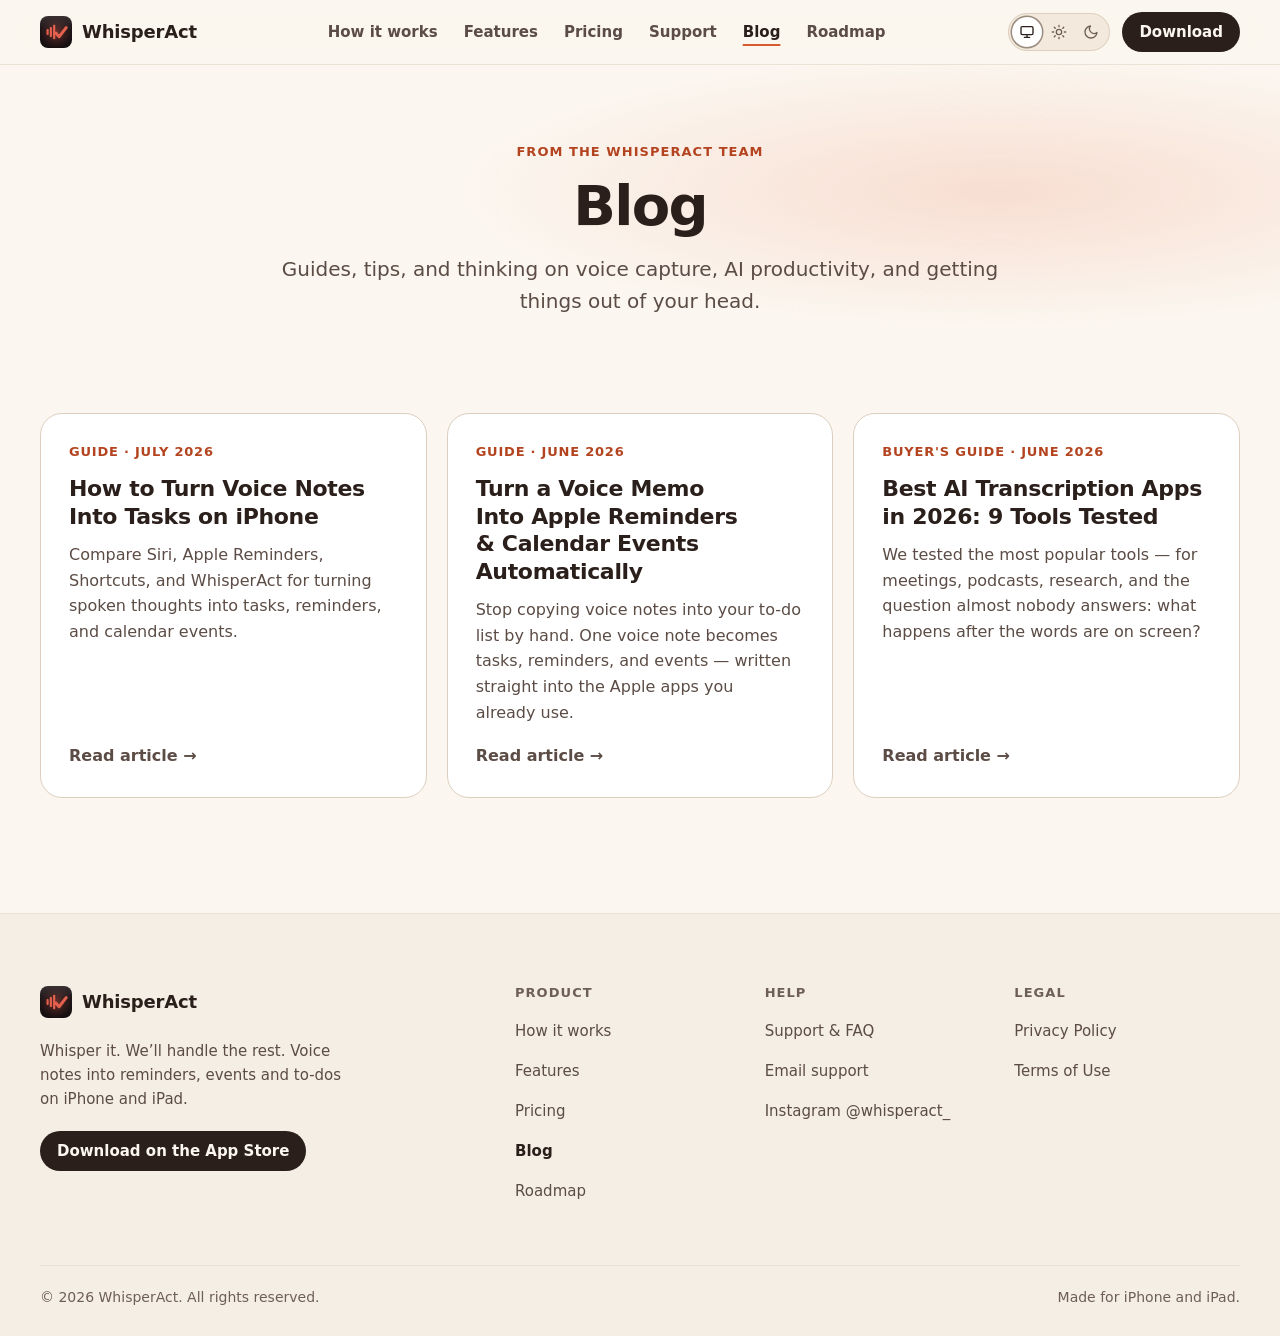
<file: blog/index.html>
<!DOCTYPE html>
<html lang="en" class="no-js">
<head>
  <meta charset="UTF-8" />
  <meta name="viewport" content="width=device-width, initial-scale=1" />
  <title>Blog — WhisperAct</title>
  <meta name="description" content="Guides, tips, and insights from the WhisperAct team — on voice capture, AI productivity, and getting things out of your head." />
  <link rel="canonical" href="https://whisperact.com/blog" />

  <!-- Icons / PWA -->
  <link rel="icon" href="/favicon.ico" sizes="any" />
  <link rel="icon" type="image/png" sizes="96x96" href="/favicon-96.png" />
  <link rel="icon" type="image/png" sizes="32x32" href="/favicon-32.png" />
  <link rel="apple-touch-icon" sizes="180x180" href="/apple-touch-icon.png" />
  <link rel="manifest" href="/site.webmanifest" />

  <!-- Appearance: follows the system unless the visitor picked one (stored by /menu.js) -->
  <meta name="color-scheme" content="light dark" />
  <meta name="theme-color" content="#fbf6ef" media="(prefers-color-scheme: light)" />
  <meta name="theme-color" content="#1f1c1a" media="(prefers-color-scheme: dark)" />
  <script>
    (function (d) {
      var r = d.documentElement;
      r.className = r.className.replace(/\bno-js\b/, "js");
      try {
        var t = localStorage.getItem("wa-theme");
        if (t === "light" || t === "dark") {
          r.setAttribute("data-theme", t);
          r.style.colorScheme = t;
          var m = d.querySelectorAll('meta[name="theme-color"]');
          for (var i = 0; i < m.length; i++) m[i].setAttribute("content", t === "dark" ? "#1f1c1a" : "#fbf6ef");
        }
      } catch (e) {}
    })(document);
  </script>
  <link rel="stylesheet" href="/site.css" />
  <script src="/menu.js" defer onerror="document.documentElement.classList.remove('js')"></script>

  <!-- Open Graph -->
  <meta property="og:type" content="website" />
  <meta property="og:title" content="Blog — WhisperAct" />
  <meta property="og:description" content="Guides, tips, and insights from the WhisperAct team." />
  <meta property="og:url" content="https://whisperact.com/blog" />
  <meta property="og:image" content="https://whisperact.com/og.png" />
  <meta name="twitter:card" content="summary_large_image" />
</head>
<body>

<a class="skip-link" href="#main">Skip to content</a>

<header class="site-header">
  <div class="shell header-bar">
    <a class="brand" href="/">
      <img src="/icon-128.png" width="32" height="32" alt="" />
      <span>WhisperAct</span>
    </a>
    <button class="menu-toggle" type="button" aria-expanded="false" aria-controls="site-menu">
      <span class="menu-toggle-icon" aria-hidden="true"></span>
      <span class="sr-only">Menu</span>
    </button>
    <div class="site-menu" id="site-menu">
      <nav class="primary-nav" aria-label="Main">
        <ul>
          <li><a href="/#how">How it works</a></li>
          <li><a href="/#features">Features</a></li>
          <li><a href="/#pricing">Pricing</a></li>
          <li><a href="/support">Support</a></li>
          <li><a href="/blog" aria-current="page">Blog</a></li>
          <li><a href="/roadmap">Roadmap</a></li>
        </ul>
      </nav>
      <div class="header-actions">
        <fieldset class="theme-switch">
          <legend class="sr-only">Appearance</legend>
          <label class="theme-option" title="Match system appearance">
            <input type="radio" name="theme" value="system" checked />
            <span><svg viewBox="0 0 24 24" fill="none" stroke="currentColor" stroke-width="2" stroke-linecap="round" stroke-linejoin="round" aria-hidden="true"><rect x="3" y="4" width="18" height="12" rx="2"/><path d="M8 20h8M12 16v4"/></svg><span class="theme-label">System</span></span>
          </label>
          <label class="theme-option" title="Light appearance">
            <input type="radio" name="theme" value="light" />
            <span><svg viewBox="0 0 24 24" fill="none" stroke="currentColor" stroke-width="2" stroke-linecap="round" stroke-linejoin="round" aria-hidden="true"><circle cx="12" cy="12" r="4"/><path d="M12 2v2M12 20v2M4.93 4.93l1.41 1.41M17.66 17.66l1.41 1.41M2 12h2M20 12h2M4.93 19.07l1.41-1.41M17.66 6.34l1.41-1.41"/></svg><span class="theme-label">Light</span></span>
          </label>
          <label class="theme-option" title="Dark appearance">
            <input type="radio" name="theme" value="dark" />
            <span><svg viewBox="0 0 24 24" fill="none" stroke="currentColor" stroke-width="2" stroke-linecap="round" stroke-linejoin="round" aria-hidden="true"><path d="M21 12.8A9 9 0 1 1 11.2 3a7 7 0 0 0 9.8 9.8z"/></svg><span class="theme-label">Dark</span></span>
          </label>
        </fieldset>
        <a class="btn btn-primary btn-sm" href="https://apps.apple.com/us/app/whisperact-voice-task-planner/id6776684339" target="_blank" rel="noopener">Download<span class="sr-only"> WhisperAct on the App Store</span></a>
      </div>
    </div>
  </div>
</header>

<main id="main" tabindex="-1">

  <header class="page-header page-header--center">
    <div class="shell">
      <p class="eyebrow">From the WhisperAct team</p>
      <h1>Blog</h1>
      <p class="page-lead">Guides, tips, and thinking on voice capture, AI productivity, and getting things out of your head.</p>
    </div>
  </header>

  <div class="shell section section--tight-top">
    <ul class="post-grid">
        <li>
          <article class="post-card">
            <p class="post-label">Guide · July 2026</p>
            <h2><a href="/blog/voice-notes-to-tasks-iphone">How to Turn Voice Notes Into Tasks on iPhone</a></h2>
            <p>Compare Siri, Apple Reminders, Shortcuts, and WhisperAct for turning spoken thoughts into tasks, reminders, and calendar events.</p>
            <p class="post-cta" aria-hidden="true">Read article →</p>
          </article>
        </li>
        <li>
          <article class="post-card">
            <p class="post-label">Guide · June 2026</p>
            <h2><a href="/blog/voice-memo-to-apple-reminders-calendar">Turn a Voice Memo Into Apple Reminders &amp; Calendar Events Automatically</a></h2>
            <p>Stop copying voice notes into your to-do list by hand. One voice note becomes tasks, reminders, and events — written straight into the Apple apps you already use.</p>
            <p class="post-cta" aria-hidden="true">Read article →</p>
          </article>
        </li>
        <li>
          <article class="post-card">
            <p class="post-label">Buyer's Guide · June 2026</p>
            <h2><a href="/blog/best-ai-transcription-apps-2026">Best AI Transcription Apps in 2026: 9 Tools Tested</a></h2>
            <p>We tested the most popular tools — for meetings, podcasts, research, and the question almost nobody answers: what happens after the words are on screen?</p>
            <p class="post-cta" aria-hidden="true">Read article →</p>
          </article>
        </li>
    </ul>
  </div>

</main>

<footer class="site-footer">
  <div class="shell">
    <div class="footer-grid">
      <div class="footer-brand">
        <a class="brand" href="/">
          <img src="/icon-128.png" width="32" height="32" alt="" loading="lazy" decoding="async" />
          <span>WhisperAct</span>
        </a>
        <p>Whisper it. We’ll handle the rest. Voice notes into reminders, events and to-dos on iPhone and iPad.</p>
        <a class="btn btn-primary btn-sm" href="https://apps.apple.com/us/app/whisperact-voice-task-planner/id6776684339" target="_blank" rel="noopener">Download on the App Store</a>
      </div>
      <nav class="footer-nav" aria-label="Footer">
        <div>
          <h2>Product</h2>
          <ul>
            <li><a href="/#how">How it works</a></li>
            <li><a href="/#features">Features</a></li>
            <li><a href="/#pricing">Pricing</a></li>
            <li><a href="/blog" aria-current="page">Blog</a></li>
            <li><a href="/roadmap">Roadmap</a></li>
          </ul>
        </div>
        <div>
          <h2>Help</h2>
          <ul>
            <li><a href="/support">Support &amp; FAQ</a></li>
            <li><a href="mailto:support@whisperact.com">Email support</a></li>
            <li><a href="https://www.instagram.com/whisperact_/" target="_blank" rel="noopener">Instagram @whisperact_</a></li>
          </ul>
        </div>
        <div>
          <h2>Legal</h2>
          <ul>
            <li><a href="/privacy">Privacy Policy</a></li>
            <li><a href="/terms">Terms of Use</a></li>
          </ul>
        </div>
      </nav>
    </div>
    <div class="footer-base">
      <p>© 2026 WhisperAct. All rights reserved.</p>
      <p>Made for iPhone and iPad.</p>
    </div>
  </div>
</footer>

</body>
</html>
</file>
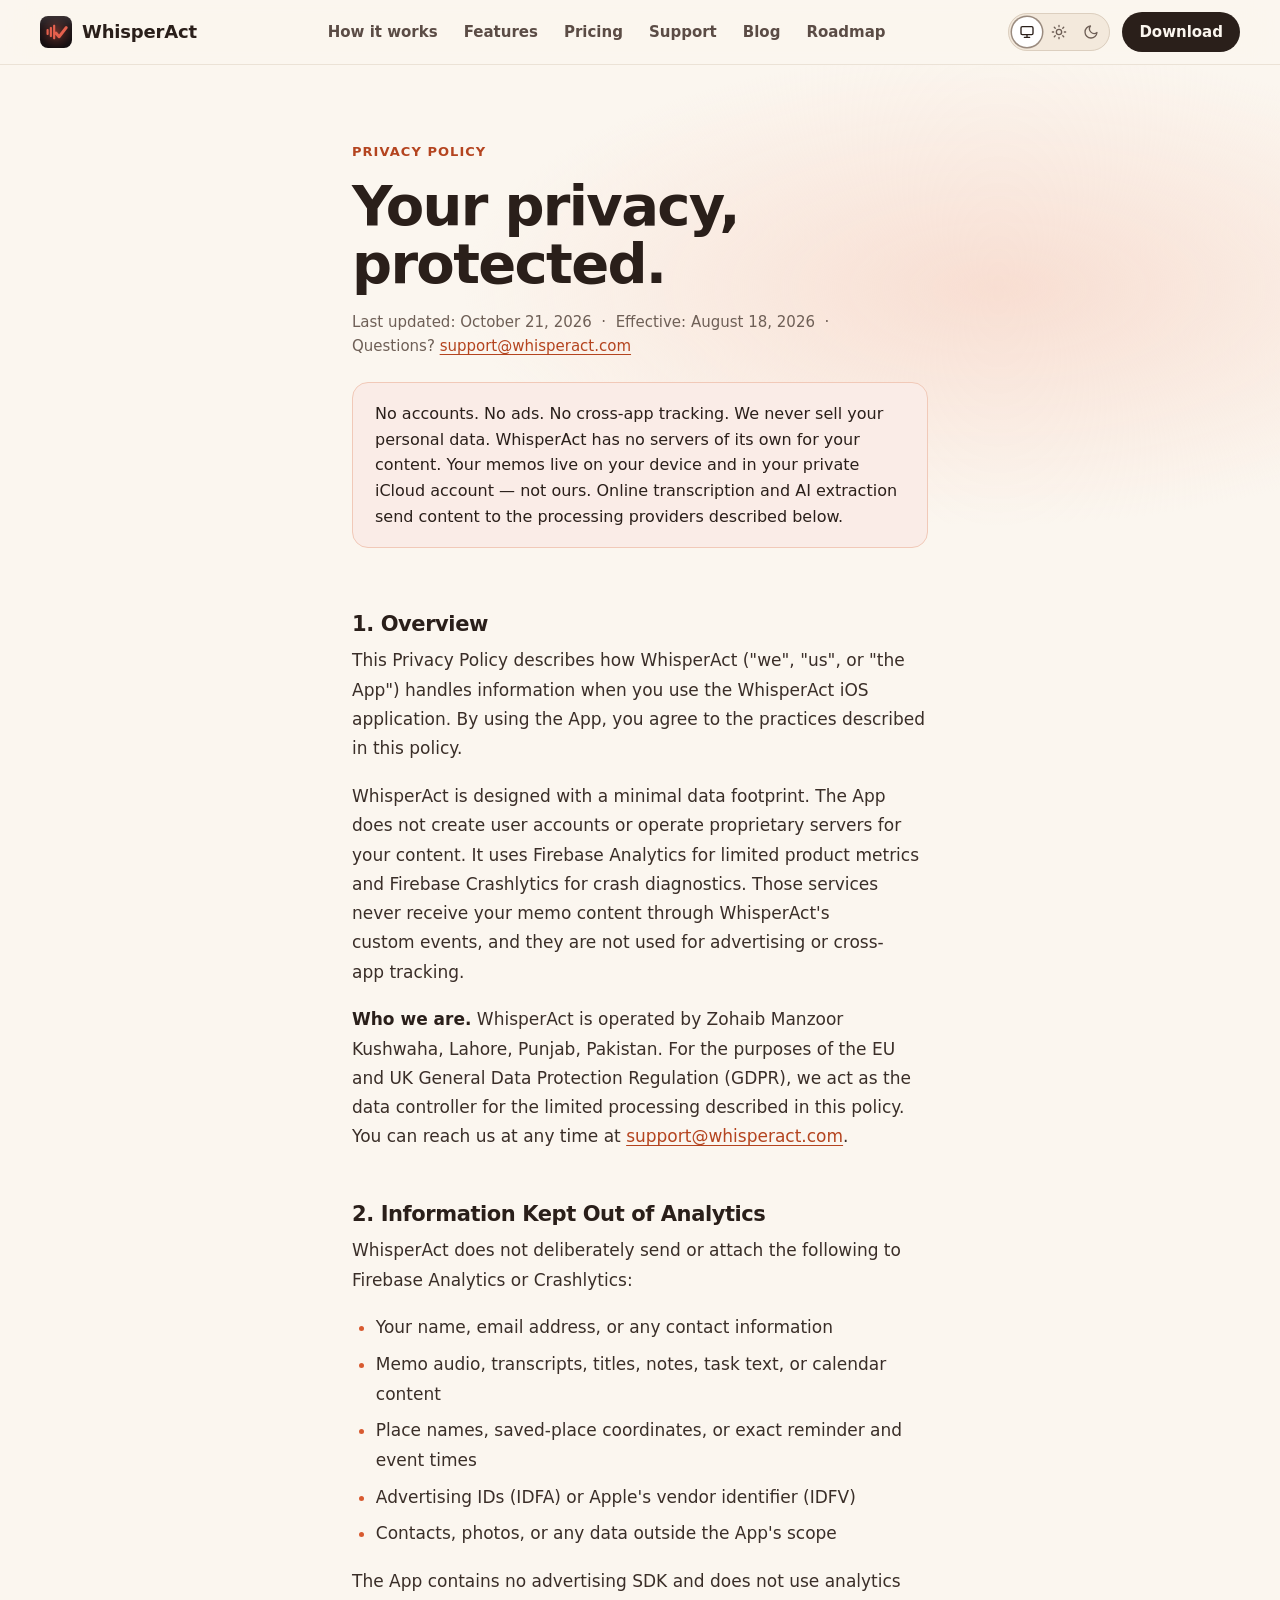
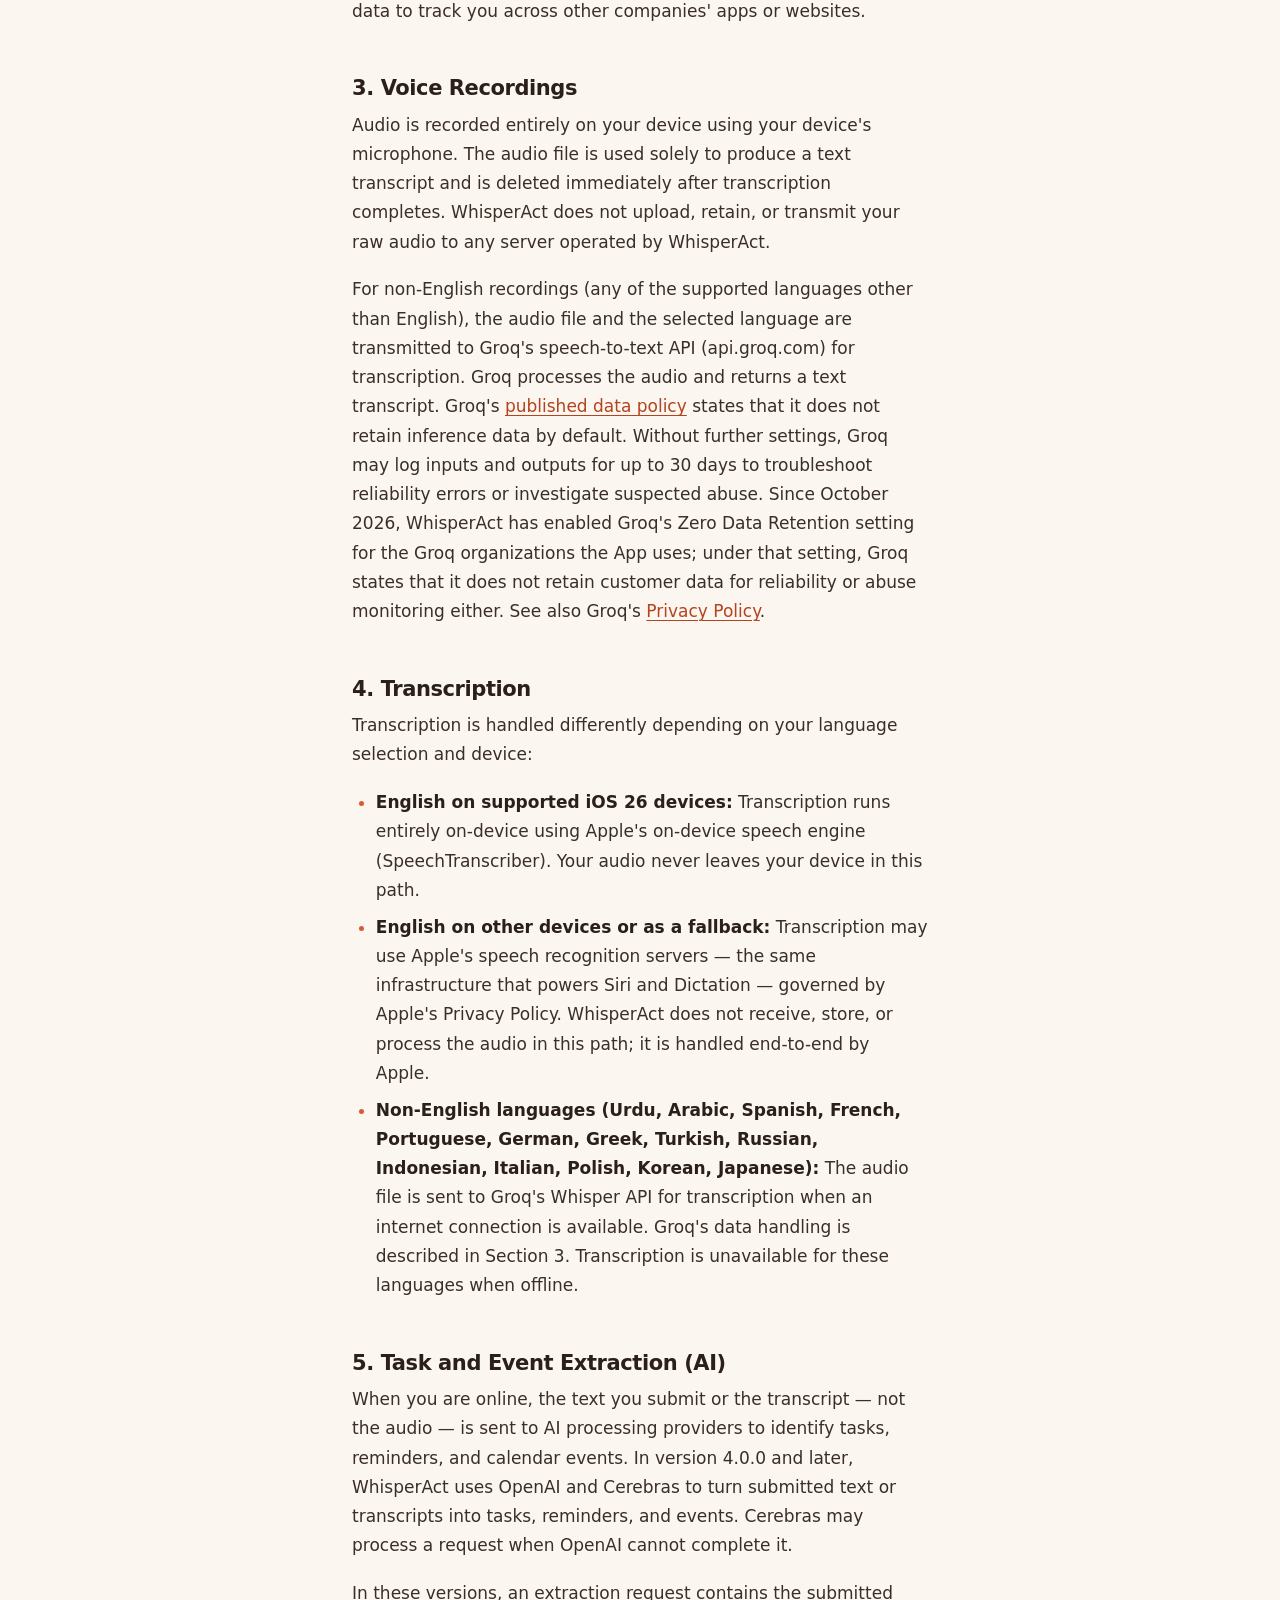
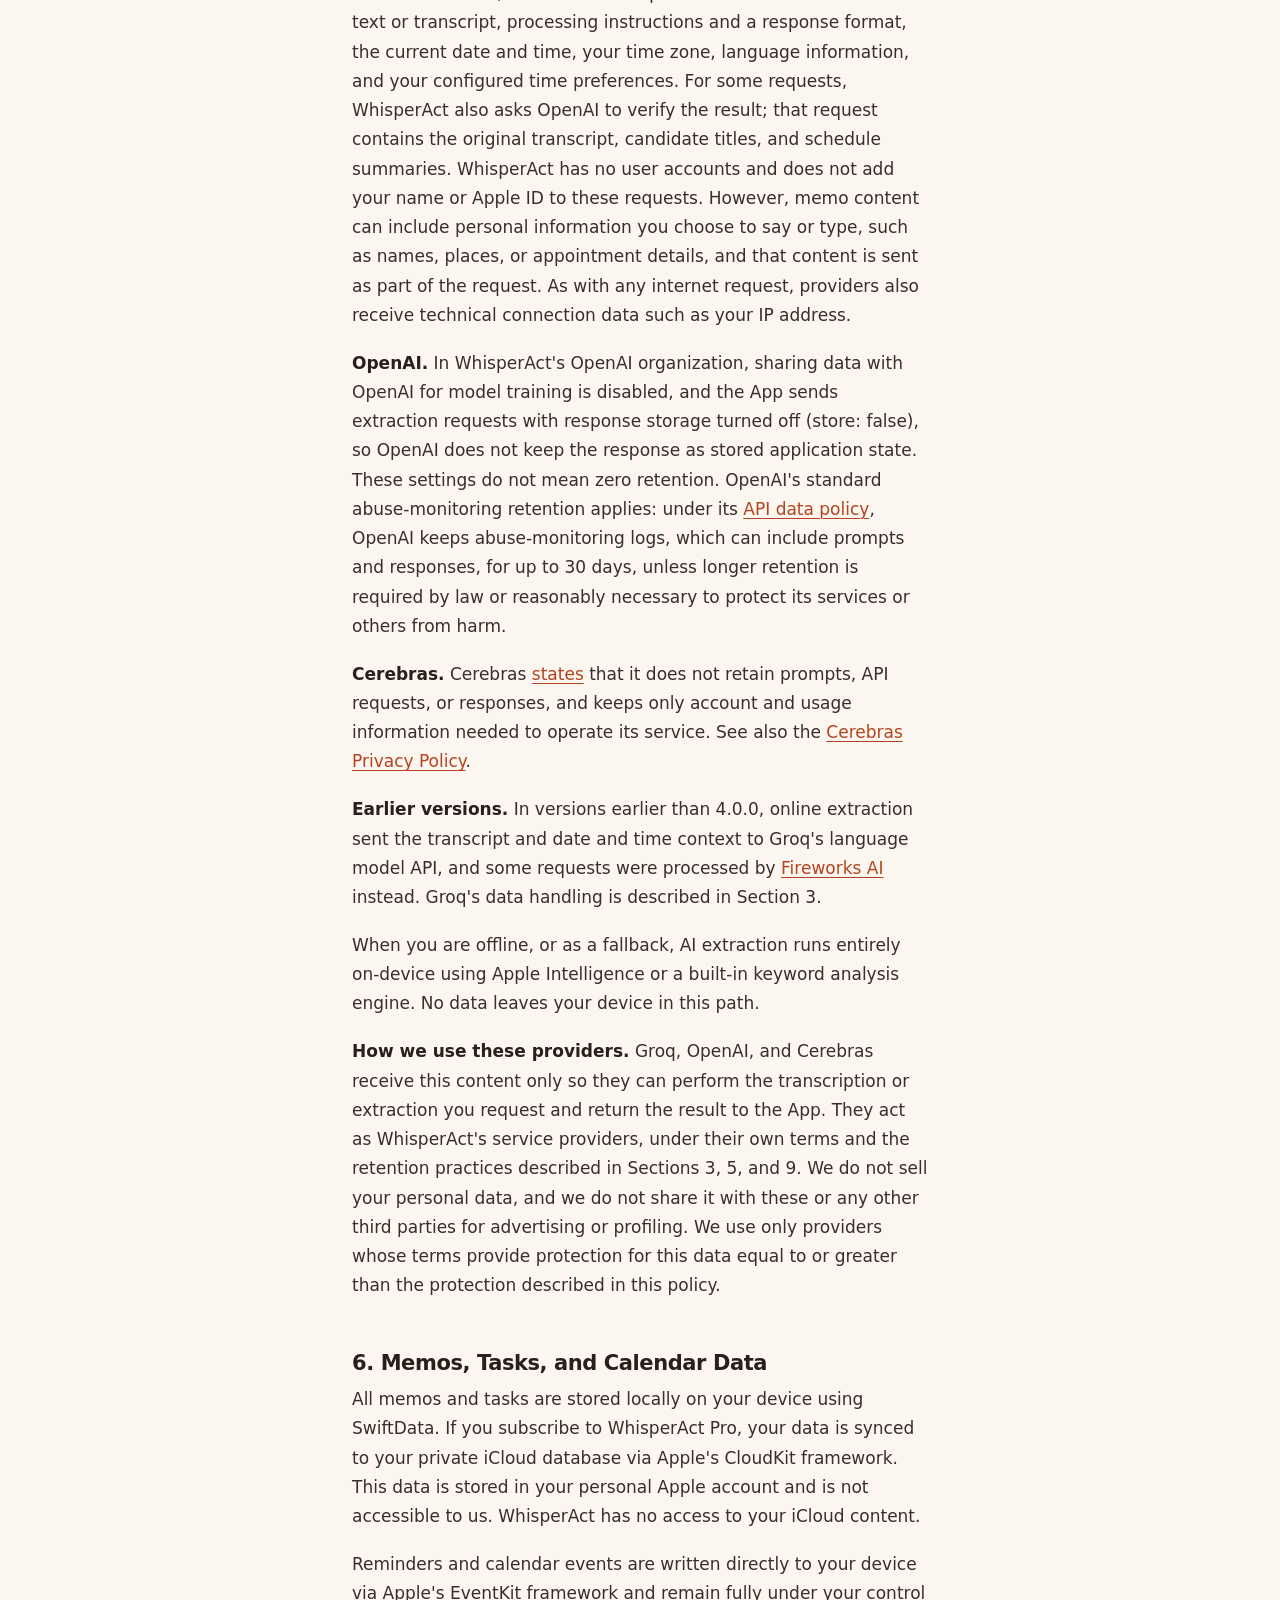
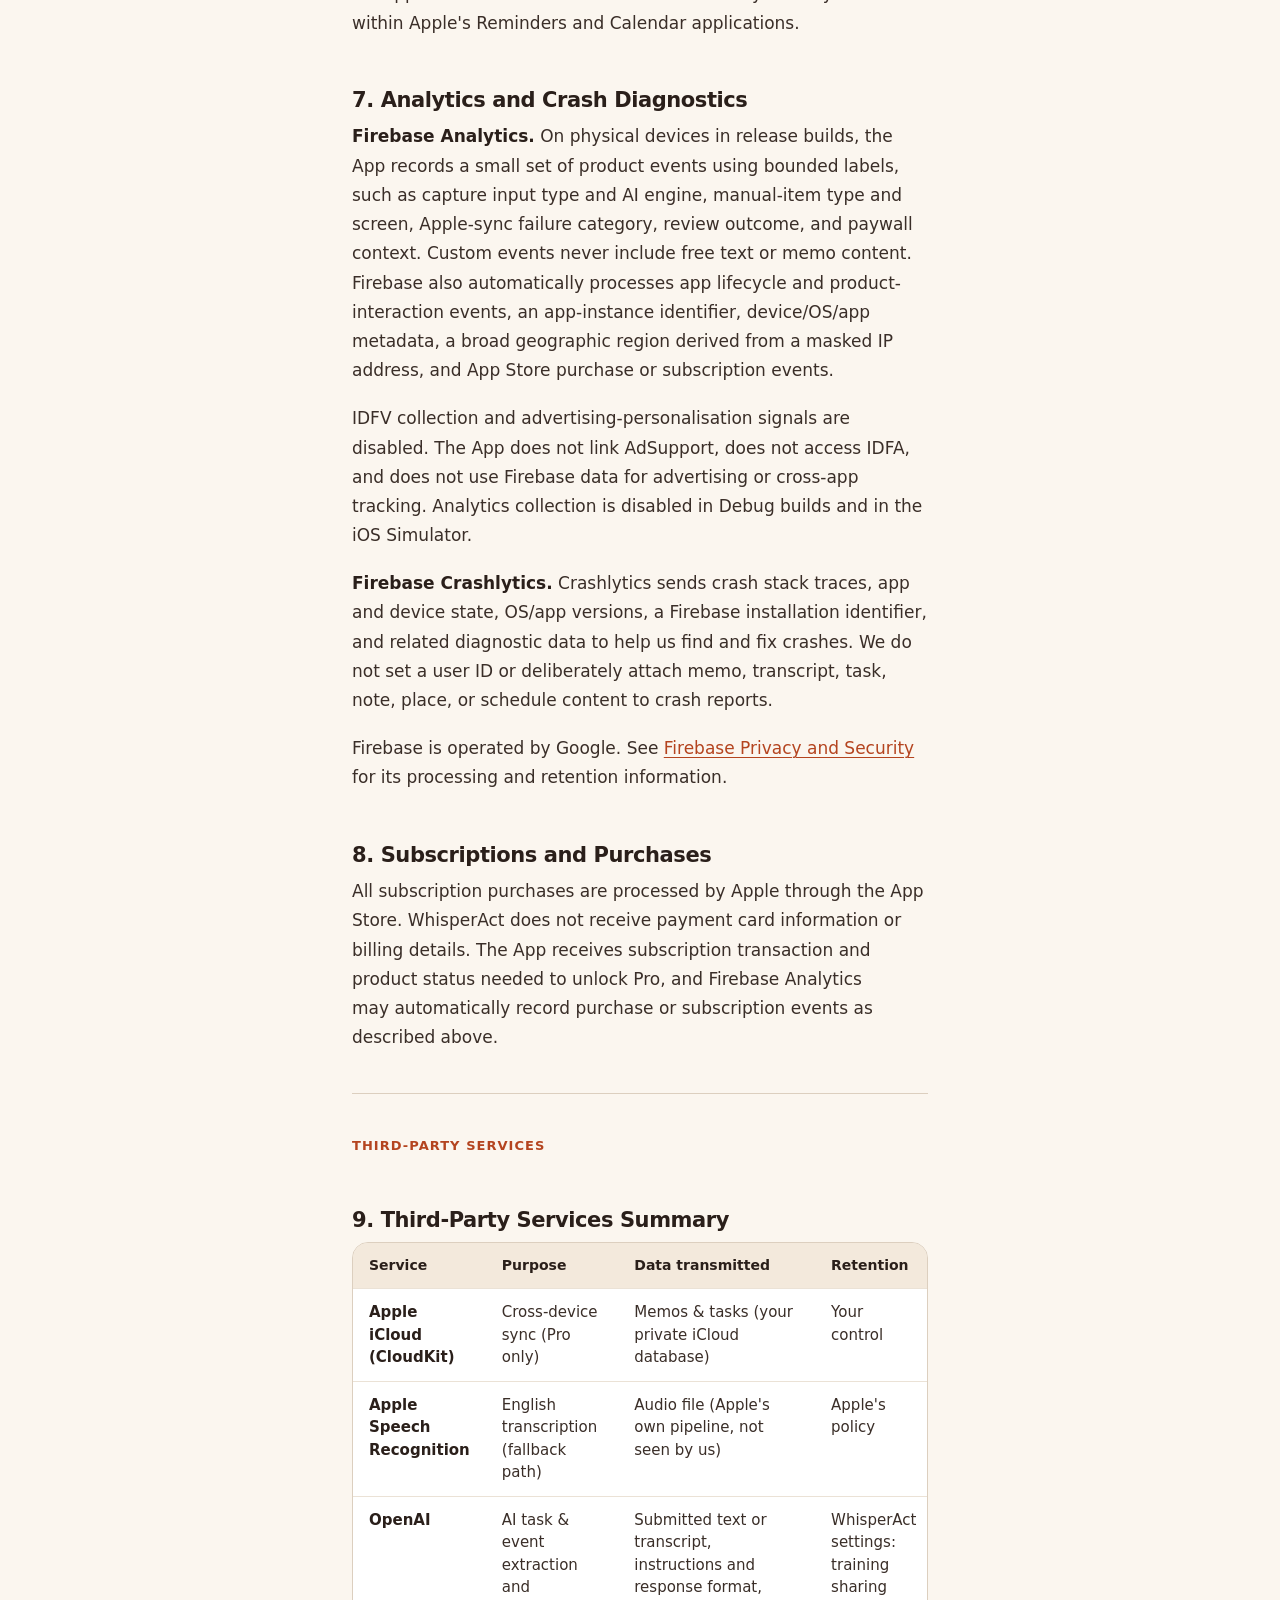
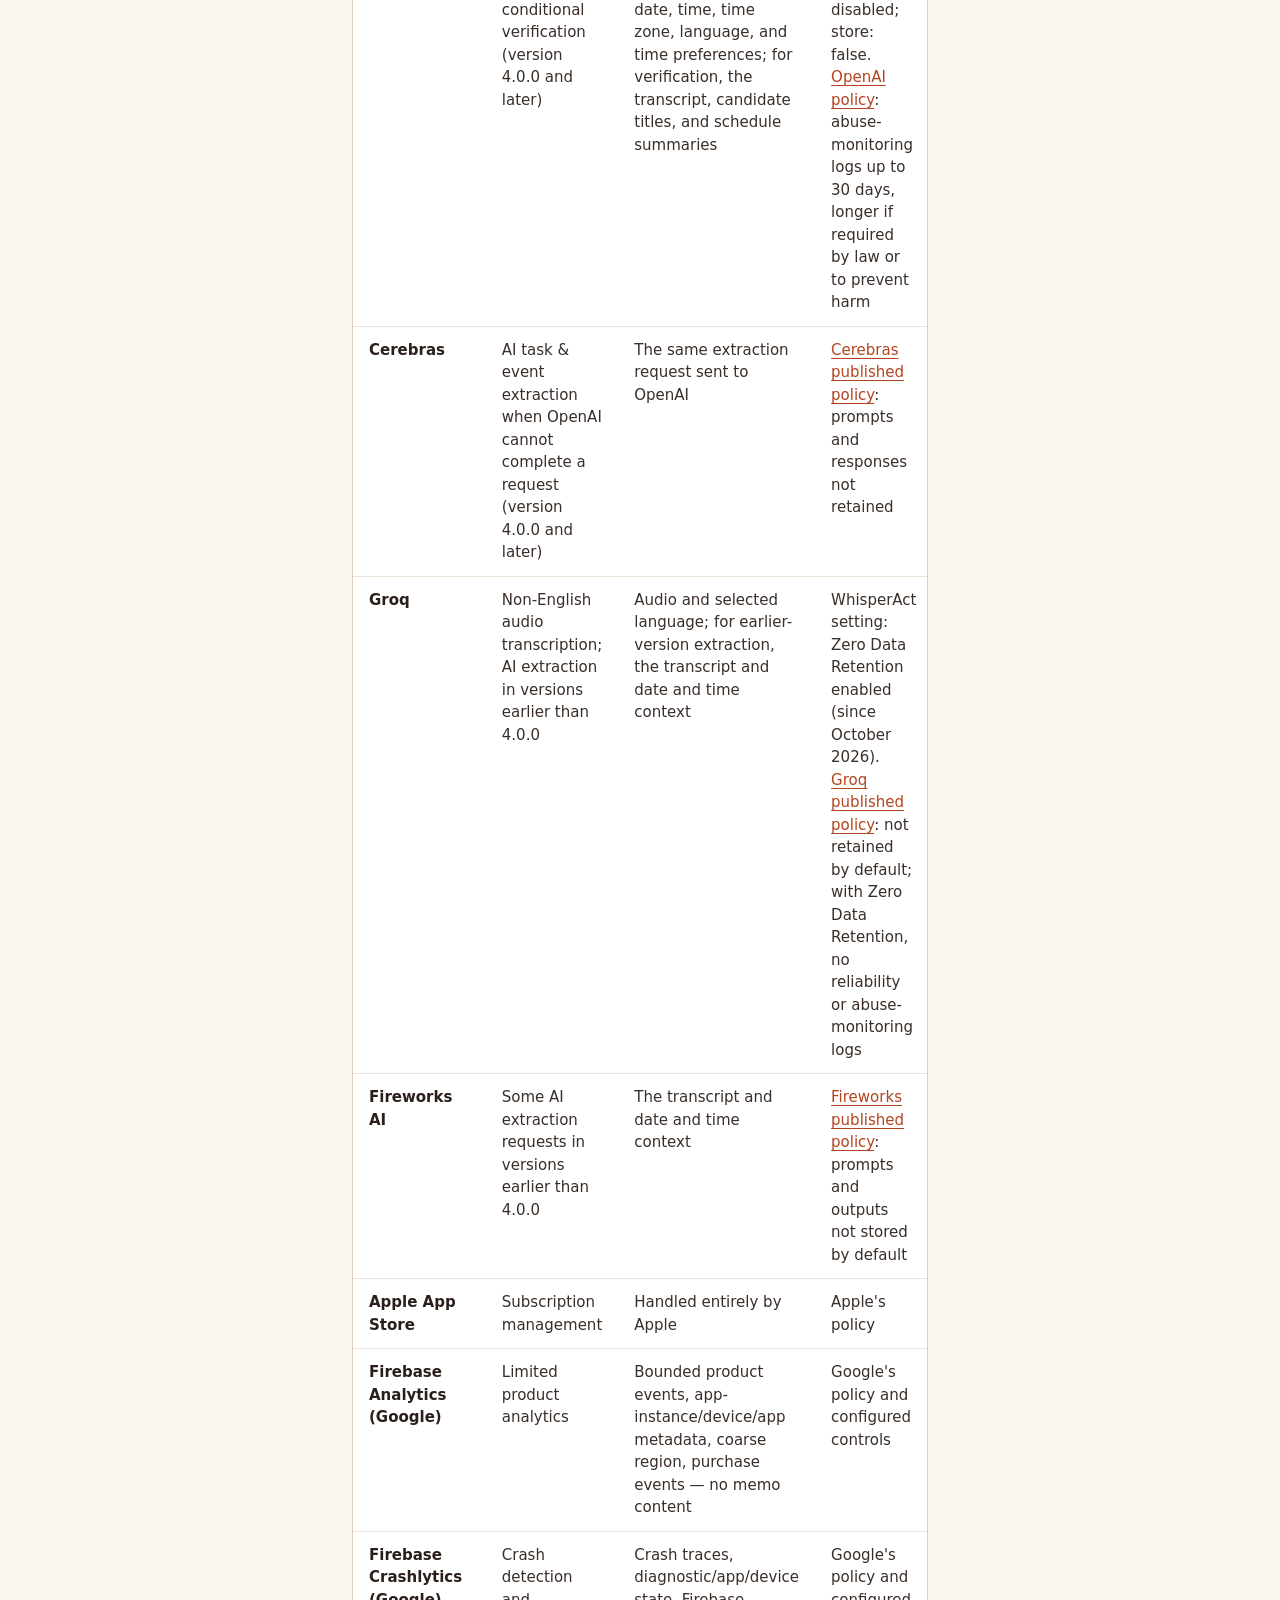
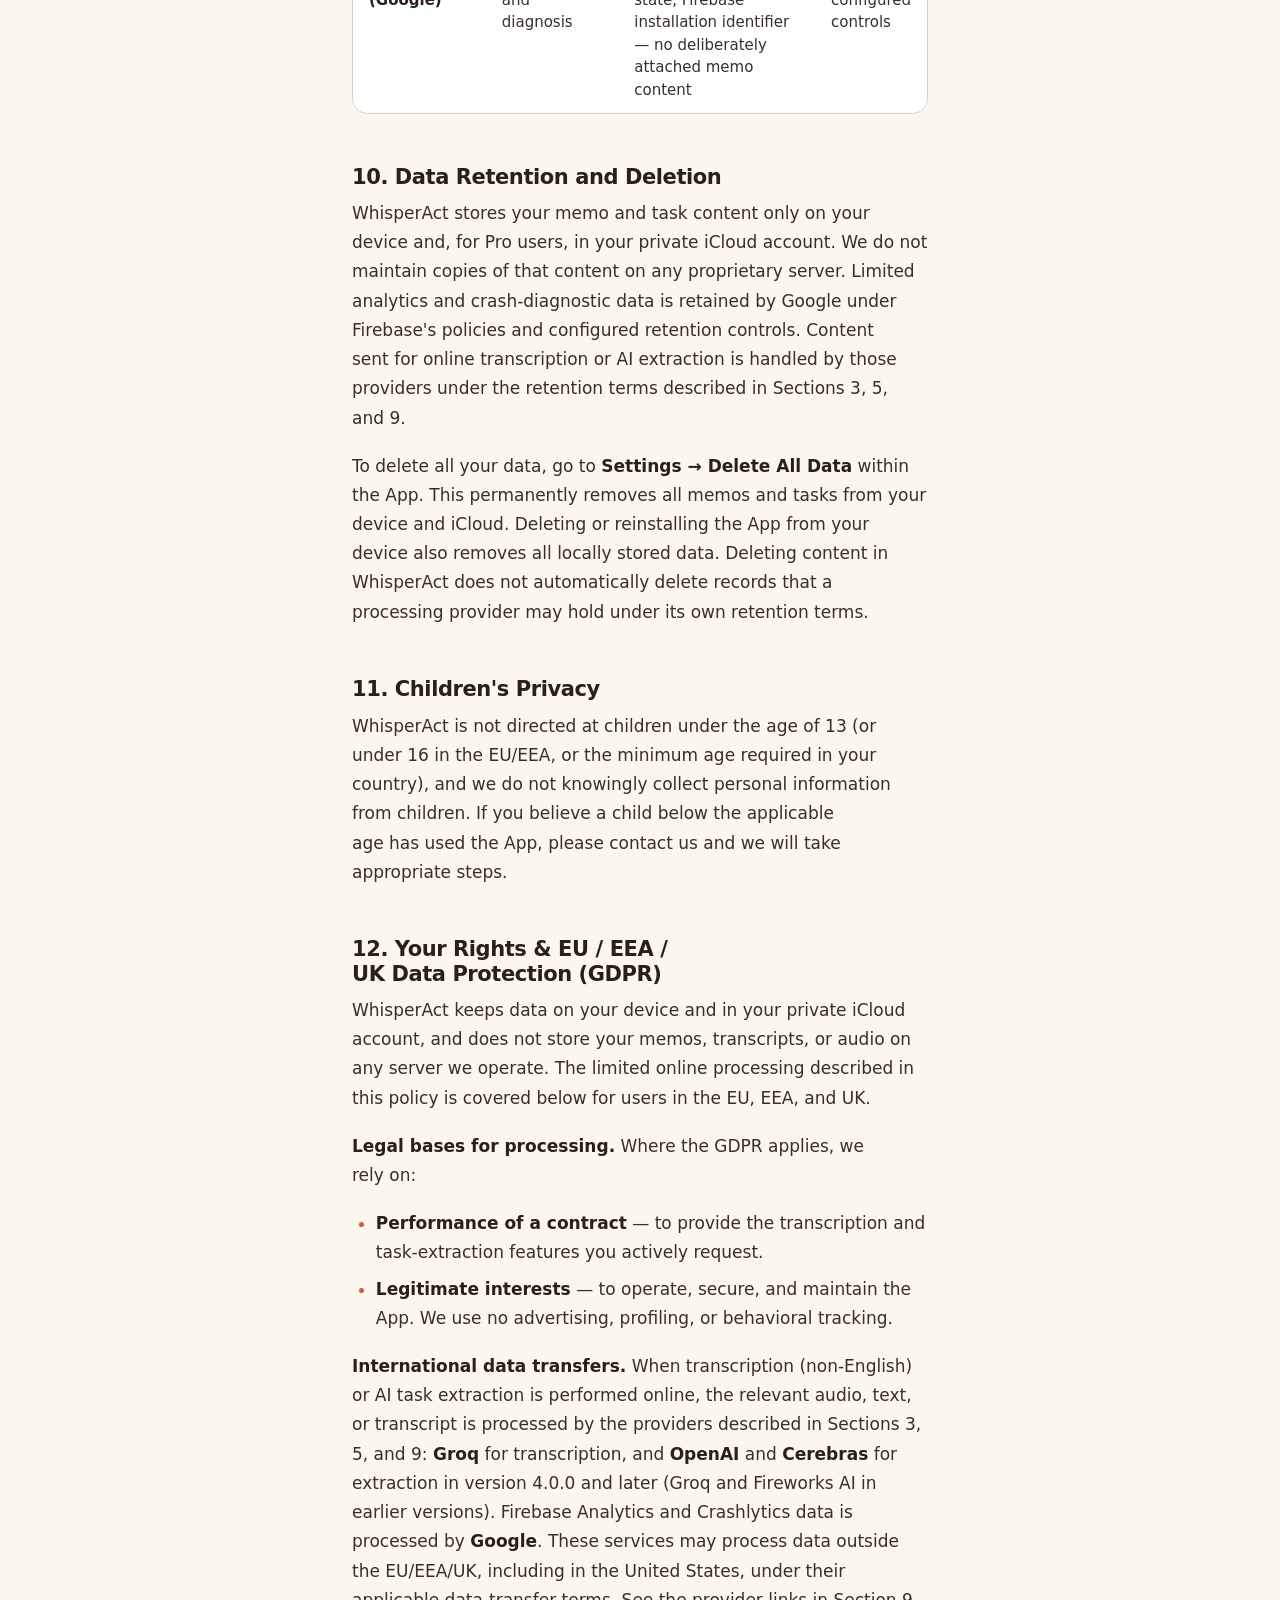
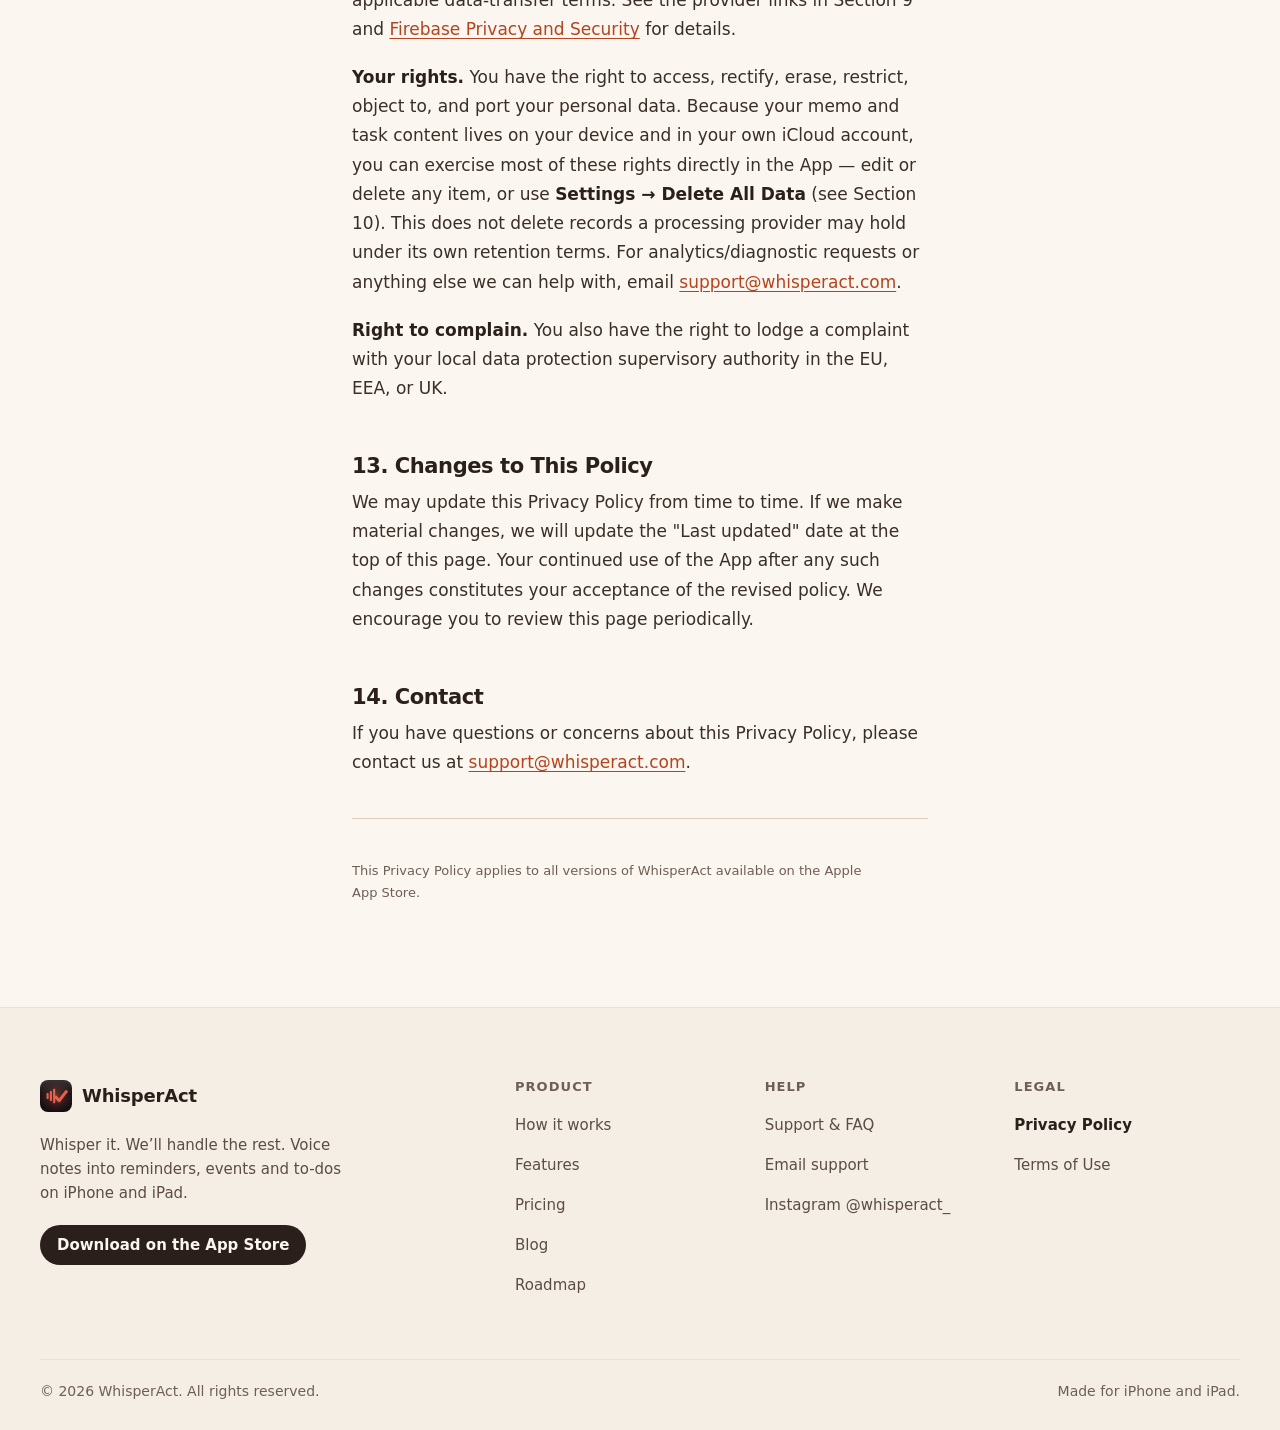
<file: privacy/index.html>
<!DOCTYPE html>
<html lang="en" class="no-js">
<head>
  <meta charset="UTF-8" />
  <meta name="viewport" content="width=device-width, initial-scale=1" />
  <title>Privacy Policy · WhisperAct</title>
  <meta name="description" content="WhisperAct Privacy Policy. No accounts, no ads, and no cross-app tracking. Memo content is stored on your device and in your private iCloud." />
  <link rel="canonical" href="https://whisperact.com/privacy" />

  <!-- Icons / PWA -->
  <link rel="icon" href="/favicon.ico" sizes="any" />
  <link rel="icon" type="image/png" sizes="96x96" href="/favicon-96.png" />
  <link rel="icon" type="image/png" sizes="32x32" href="/favicon-32.png" />
  <link rel="apple-touch-icon" sizes="180x180" href="/apple-touch-icon.png" />
  <link rel="manifest" href="/site.webmanifest" />

  <!-- Appearance: follows the system unless the visitor picked one (stored by /menu.js) -->
  <meta name="color-scheme" content="light dark" />
  <meta name="theme-color" content="#fbf6ef" media="(prefers-color-scheme: light)" />
  <meta name="theme-color" content="#1f1c1a" media="(prefers-color-scheme: dark)" />
  <script>
    (function (d) {
      var r = d.documentElement;
      r.className = r.className.replace(/\bno-js\b/, "js");
      try {
        var t = localStorage.getItem("wa-theme");
        if (t === "light" || t === "dark") {
          r.setAttribute("data-theme", t);
          r.style.colorScheme = t;
          var m = d.querySelectorAll('meta[name="theme-color"]');
          for (var i = 0; i < m.length; i++) m[i].setAttribute("content", t === "dark" ? "#1f1c1a" : "#fbf6ef");
        }
      } catch (e) {}
    })(document);
  </script>
  <link rel="stylesheet" href="/site.css" />
  <script src="/menu.js" defer onerror="document.documentElement.classList.remove('js')"></script>

  <!-- Open Graph -->
  <meta property="og:type" content="website" />
  <meta property="og:site_name" content="WhisperAct" />
  <meta property="og:locale" content="en_US" />
  <meta property="og:url" content="https://whisperact.com/privacy" />
  <meta property="og:title" content="Privacy Policy · WhisperAct" />
  <meta property="og:description" content="WhisperAct Privacy Policy. No accounts, no ads, and no cross-app tracking. Memo content is stored on your device and in your private iCloud." />
  <meta property="og:image" content="https://whisperact.com/og.png" />
  <meta name="twitter:card" content="summary_large_image" />
  <meta name="twitter:title" content="Privacy Policy · WhisperAct" />
  <meta name="twitter:description" content="WhisperAct Privacy Policy. No accounts, no ads, and no cross-app tracking. Memo content is stored on your device and in your private iCloud." />
  <meta name="twitter:image" content="https://whisperact.com/og.png" />
</head>
<body>

<a class="skip-link" href="#main">Skip to content</a>

<header class="site-header">
  <div class="shell header-bar">
    <a class="brand" href="/">
      <img src="/icon-128.png" width="32" height="32" alt="" />
      <span>WhisperAct</span>
    </a>
    <button class="menu-toggle" type="button" aria-expanded="false" aria-controls="site-menu">
      <span class="menu-toggle-icon" aria-hidden="true"></span>
      <span class="sr-only">Menu</span>
    </button>
    <div class="site-menu" id="site-menu">
      <nav class="primary-nav" aria-label="Main">
        <ul>
          <li><a href="/#how">How it works</a></li>
          <li><a href="/#features">Features</a></li>
          <li><a href="/#pricing">Pricing</a></li>
          <li><a href="/support">Support</a></li>
          <li><a href="/blog">Blog</a></li>
          <li><a href="/roadmap">Roadmap</a></li>
        </ul>
      </nav>
      <div class="header-actions">
        <fieldset class="theme-switch">
          <legend class="sr-only">Appearance</legend>
          <label class="theme-option" title="Match system appearance">
            <input type="radio" name="theme" value="system" checked />
            <span><svg viewBox="0 0 24 24" fill="none" stroke="currentColor" stroke-width="2" stroke-linecap="round" stroke-linejoin="round" aria-hidden="true"><rect x="3" y="4" width="18" height="12" rx="2"/><path d="M8 20h8M12 16v4"/></svg><span class="theme-label">System</span></span>
          </label>
          <label class="theme-option" title="Light appearance">
            <input type="radio" name="theme" value="light" />
            <span><svg viewBox="0 0 24 24" fill="none" stroke="currentColor" stroke-width="2" stroke-linecap="round" stroke-linejoin="round" aria-hidden="true"><circle cx="12" cy="12" r="4"/><path d="M12 2v2M12 20v2M4.93 4.93l1.41 1.41M17.66 17.66l1.41 1.41M2 12h2M20 12h2M4.93 19.07l1.41-1.41M17.66 6.34l1.41-1.41"/></svg><span class="theme-label">Light</span></span>
          </label>
          <label class="theme-option" title="Dark appearance">
            <input type="radio" name="theme" value="dark" />
            <span><svg viewBox="0 0 24 24" fill="none" stroke="currentColor" stroke-width="2" stroke-linecap="round" stroke-linejoin="round" aria-hidden="true"><path d="M21 12.8A9 9 0 1 1 11.2 3a7 7 0 0 0 9.8 9.8z"/></svg><span class="theme-label">Dark</span></span>
          </label>
        </fieldset>
        <a class="btn btn-primary btn-sm" href="https://apps.apple.com/us/app/whisperact-voice-task-planner/id6776684339" target="_blank" rel="noopener">Download<span class="sr-only"> WhisperAct on the App Store</span></a>
      </div>
    </div>
  </div>
</header>

<main id="main" tabindex="-1">

  <header class="page-header">
    <div class="shell">
      <div class="prose-column">
      <p class="page-badge">Privacy Policy</p>
      <h1>Your privacy,<br>protected.</h1>
      <p class="page-meta">Last updated: October 21, 2026 &nbsp;·&nbsp; Effective: August 18, 2026 &nbsp;·&nbsp; Questions? <a href="mailto:support@whisperact.com">support@whisperact.com</a></p>
      <div class="lead-box">
        <p>No accounts. No ads. No cross-app tracking. We never sell your personal data. WhisperAct has no servers of its own for your content. Your memos live on your device and in your private iCloud account — not ours. Online transcription and AI extraction send content to the processing providers described below.</p>
      </div>
      </div>
    </div>
  </header>

  <div class="shell article-body">
    <article class="prose legal">

      <h2>1. Overview</h2>
      <p>This Privacy Policy describes how WhisperAct ("we", "us", or "the App") handles information when you use the WhisperAct iOS application. By using the App, you agree to the practices described in this policy.</p>
      <p>WhisperAct is designed with a minimal data footprint. The App does not create user accounts or operate proprietary servers for your content. It uses Firebase Analytics for limited product metrics and Firebase Crashlytics for crash diagnostics. Those services never receive your memo content through WhisperAct's custom events, and they are not used for advertising or cross-app tracking.</p>
      <p><strong>Who we are.</strong> WhisperAct is operated by Zohaib Manzoor Kushwaha, Lahore, Punjab, Pakistan. For the purposes of the EU and UK General Data Protection Regulation (GDPR), we act as the data controller for the limited processing described in this policy. You can reach us at any time at <a href="mailto:support@whisperact.com">support@whisperact.com</a>.</p>

      <h2>2. Information Kept Out of Analytics</h2>
      <p>WhisperAct does not deliberately send or attach the following to Firebase Analytics or Crashlytics:</p>
      <ul>
        <li>Your name, email address, or any contact information</li>
        <li>Memo audio, transcripts, titles, notes, task text, or calendar content</li>
        <li>Place names, saved-place coordinates, or exact reminder and event times</li>
        <li>Advertising IDs (IDFA) or Apple's vendor identifier (IDFV)</li>
        <li>Contacts, photos, or any data outside the App's scope</li>
      </ul>
      <p>The App contains no advertising SDK and does not use analytics data to track you across other companies' apps or websites.</p>

      <h2>3. Voice Recordings</h2>
      <p>Audio is recorded entirely on your device using your device's microphone. The audio file is used solely to produce a text transcript and is deleted immediately after transcription completes. WhisperAct does not upload, retain, or transmit your raw audio to any server operated by WhisperAct.</p>
      <p>For non-English recordings (any of the supported languages other than English), the audio file and the selected language are transmitted to Groq's speech-to-text API (api.groq.com) for transcription. Groq processes the audio and returns a text transcript. Groq's <a href="https://console.groq.com/docs/your-data" target="_blank" rel="noopener">published data policy</a> states that it does not retain inference data by default. Without further settings, Groq may log inputs and outputs for up to 30 days to troubleshoot reliability errors or investigate suspected abuse. Since October 2026, WhisperAct has enabled Groq's Zero Data Retention setting for the Groq organizations the App uses; under that setting, Groq states that it does not retain customer data for reliability or abuse monitoring either. See also Groq's <a href="https://groq.com/privacy-policy/" target="_blank" rel="noopener">Privacy Policy</a>.</p>

      <h2>4. Transcription</h2>
      <p>Transcription is handled differently depending on your language selection and device:</p>
      <ul>
        <li><strong>English on supported iOS 26 devices:</strong> Transcription runs entirely on-device using Apple's on-device speech engine (SpeechTranscriber). Your audio never leaves your device in this path.</li>
        <li><strong>English on other devices or as a fallback:</strong> Transcription may use Apple's speech recognition servers — the same infrastructure that powers Siri and Dictation — governed by Apple's Privacy Policy. WhisperAct does not receive, store, or process the audio in this path; it is handled end-to-end by Apple.</li>
        <li><strong>Non-English languages (Urdu, Arabic, Spanish, French, Portuguese, German, Greek, Turkish, Russian, Indonesian, Italian, Polish, Korean, Japanese):</strong> The audio file is sent to Groq's Whisper API for transcription when an internet connection is available. Groq's data handling is described in Section 3. Transcription is unavailable for these languages when offline.</li>
      </ul>

      <h2>5. Task and Event Extraction (AI)</h2>
      <p>When you are online, the text you submit or the transcript — not the audio — is sent to AI processing providers to identify tasks, reminders, and calendar events. In version 4.0.0 and later, WhisperAct uses OpenAI and Cerebras to turn submitted text or transcripts into tasks, reminders, and events. Cerebras may process a request when OpenAI cannot complete it.</p>
      <p>In these versions, an extraction request contains the submitted text or transcript, processing instructions and a response format, the current date and time, your time zone, language information, and your configured time preferences. For some requests, WhisperAct also asks OpenAI to verify the result; that request contains the original transcript, candidate titles, and schedule summaries. WhisperAct has no user accounts and does not add your name or Apple ID to these requests. However, memo content can include personal information you choose to say or type, such as names, places, or appointment details, and that content is sent as part of the request. As with any internet request, providers also receive technical connection data such as your IP address.</p>
      <p><strong>OpenAI.</strong> In WhisperAct's OpenAI organization, sharing data with OpenAI for model training is disabled, and the App sends extraction requests with response storage turned off (store: false), so OpenAI does not keep the response as stored application state. These settings do not mean zero retention. OpenAI's standard abuse-monitoring retention applies: under its <a href="https://developers.openai.com/api/docs/guides/your-data" target="_blank" rel="noopener">API data policy</a>, OpenAI keeps abuse-monitoring logs, which can include prompts and responses, for up to 30 days, unless longer retention is required by law or reasonably necessary to protect its services or others from harm.</p>
      <p><strong>Cerebras.</strong> Cerebras <a href="https://support.cerebras.net/articles/1811589793-does-cerebras-retain-my-data" target="_blank" rel="noopener">states</a> that it does not retain prompts, API requests, or responses, and keeps only account and usage information needed to operate its service. See also the <a href="https://www.cerebras.ai/privacy-policy" target="_blank" rel="noopener">Cerebras Privacy Policy</a>.</p>
      <p><strong>Earlier versions.</strong> In versions earlier than 4.0.0, online extraction sent the transcript and date and time context to Groq's language model API, and some requests were processed by <a href="https://docs.fireworks.ai/guides/security_compliance/data_handling" target="_blank" rel="noopener">Fireworks AI</a> instead. Groq's data handling is described in Section 3.</p>
      <p>When you are offline, or as a fallback, AI extraction runs entirely on-device using Apple Intelligence or a built-in keyword analysis engine. No data leaves your device in this path.</p>
      <p><strong>How we use these providers.</strong> Groq, OpenAI, and Cerebras receive this content only so they can perform the transcription or extraction you request and return the result to the App. They act as WhisperAct's service providers, under their own terms and the retention practices described in Sections 3, 5, and 9. We do not sell your personal data, and we do not share it with these or any other third parties for advertising or profiling. We use only providers whose terms provide protection for this data equal to or greater than the protection described in this policy.</p>

      <h2>6. Memos, Tasks, and Calendar Data</h2>
      <p>All memos and tasks are stored locally on your device using SwiftData. If you subscribe to WhisperAct Pro, your data is synced to your private iCloud database via Apple's CloudKit framework. This data is stored in your personal Apple account and is not accessible to us. WhisperAct has no access to your iCloud content.</p>
      <p>Reminders and calendar events are written directly to your device via Apple's EventKit framework and remain fully under your control within Apple's Reminders and Calendar applications.</p>

      <h2>7. Analytics and Crash Diagnostics</h2>
      <p><strong>Firebase Analytics.</strong> On physical devices in release builds, the App records a small set of product events using bounded labels, such as capture input type and AI engine, manual-item type and screen, Apple-sync failure category, review outcome, and paywall context. Custom events never include free text or memo content. Firebase also automatically processes app lifecycle and product-interaction events, an app-instance identifier, device/OS/app metadata, a broad geographic region derived from a masked IP address, and App Store purchase or subscription events.</p>
      <p>IDFV collection and advertising-personalisation signals are disabled. The App does not link AdSupport, does not access IDFA, and does not use Firebase data for advertising or cross-app tracking. Analytics collection is disabled in Debug builds and in the iOS Simulator.</p>
      <p><strong>Firebase Crashlytics.</strong> Crashlytics sends crash stack traces, app and device state, OS/app versions, a Firebase installation identifier, and related diagnostic data to help us find and fix crashes. We do not set a user ID or deliberately attach memo, transcript, task, note, place, or schedule content to crash reports.</p>
      <p>Firebase is operated by Google. See <a href="https://firebase.google.com/support/privacy/" target="_blank" rel="noopener">Firebase Privacy and Security</a> for its processing and retention information.</p>

      <h2>8. Subscriptions and Purchases</h2>
      <p>All subscription purchases are processed by Apple through the App Store. WhisperAct does not receive payment card information or billing details. The App receives subscription transaction and product status needed to unlock Pro, and Firebase Analytics may automatically record purchase or subscription events as described above.</p>

      <hr />

      <span class="section-anchor">Third-party services</span>
      <h2>9. Third-Party Services Summary</h2>

      <div class="table-wrap" tabindex="0" role="region" aria-label="Third-party services summary table">
        <table>
          <thead>
            <tr>
              <th>Service</th>
              <th>Purpose</th>
              <th>Data transmitted</th>
              <th>Retention</th>
            </tr>
          </thead>
          <tbody>
            <tr>
              <td>Apple iCloud (CloudKit)</td>
              <td>Cross-device sync (Pro only)</td>
              <td>Memos &amp; tasks (your private iCloud database)</td>
              <td>Your control</td>
            </tr>
            <tr>
              <td>Apple Speech Recognition</td>
              <td>English transcription (fallback path)</td>
              <td>Audio file (Apple's own pipeline, not seen by us)</td>
              <td>Apple's policy</td>
            </tr>
            <tr>
              <td>OpenAI</td>
              <td>AI task &amp; event extraction and conditional verification (version 4.0.0 and later)</td>
              <td>Submitted text or transcript, instructions and response format, date, time, time zone, language, and time preferences; for verification, the transcript, candidate titles, and schedule summaries</td>
              <td>WhisperAct settings: training sharing disabled; store: false. <a href="https://developers.openai.com/api/docs/guides/your-data" target="_blank" rel="noopener">OpenAI policy</a>: abuse-monitoring logs up to 30 days, longer if required by law or to prevent harm</td>
            </tr>
            <tr>
              <td>Cerebras</td>
              <td>AI task &amp; event extraction when OpenAI cannot complete a request (version 4.0.0 and later)</td>
              <td>The same extraction request sent to OpenAI</td>
              <td><a href="https://support.cerebras.net/articles/1811589793-does-cerebras-retain-my-data" target="_blank" rel="noopener">Cerebras published policy</a>: prompts and responses not retained</td>
            </tr>
            <tr>
              <td>Groq</td>
              <td>Non-English audio transcription; AI extraction in versions earlier than 4.0.0</td>
              <td>Audio and selected language; for earlier-version extraction, the transcript and date and time context</td>
              <td>WhisperAct setting: Zero Data Retention enabled (since October 2026). <a href="https://console.groq.com/docs/your-data" target="_blank" rel="noopener">Groq published policy</a>: not retained by default; with Zero Data Retention, no reliability or abuse-monitoring logs</td>
            </tr>
            <tr>
              <td>Fireworks AI</td>
              <td>Some AI extraction requests in versions earlier than 4.0.0</td>
              <td>The transcript and date and time context</td>
              <td><a href="https://docs.fireworks.ai/guides/security_compliance/data_handling" target="_blank" rel="noopener">Fireworks published policy</a>: prompts and outputs not stored by default</td>
            </tr>
            <tr>
              <td>Apple App Store</td>
              <td>Subscription management</td>
              <td>Handled entirely by Apple</td>
              <td>Apple's policy</td>
            </tr>
            <tr>
              <td>Firebase Analytics (Google)</td>
              <td>Limited product analytics</td>
              <td>Bounded product events, app-instance/device/app metadata, coarse region, purchase events — no memo content</td>
              <td>Google's policy and configured controls</td>
            </tr>
            <tr>
              <td>Firebase Crashlytics (Google)</td>
              <td>Crash detection and diagnosis</td>
              <td>Crash traces, diagnostic/app/device state, Firebase installation identifier — no deliberately attached memo content</td>
              <td>Google's policy and configured controls</td>
            </tr>
          </tbody>
        </table>
      </div>

      <h2>10. Data Retention and Deletion</h2>
      <p>WhisperAct stores your memo and task content only on your device and, for Pro users, in your private iCloud account. We do not maintain copies of that content on any proprietary server. Limited analytics and crash-diagnostic data is retained by Google under Firebase's policies and configured retention controls. Content sent for online transcription or AI extraction is handled by those providers under the retention terms described in Sections 3, 5, and 9.</p>
      <p>To delete all your data, go to <strong>Settings → Delete All Data</strong> within the App. This permanently removes all memos and tasks from your device and iCloud. Deleting or reinstalling the App from your device also removes all locally stored data. Deleting content in WhisperAct does not automatically delete records that a processing provider may hold under its own retention terms.</p>

      <h2>11. Children's Privacy</h2>
      <p>WhisperAct is not directed at children under the age of 13 (or under 16 in the EU/EEA, or the minimum age required in your country), and we do not knowingly collect personal information from children. If you believe a child below the applicable age has used the App, please contact us and we will take appropriate steps.</p>

      <h2>12. Your Rights &amp; EU / EEA / UK Data Protection (GDPR)</h2>
      <p>WhisperAct keeps data on your device and in your private iCloud account, and does not store your memos, transcripts, or audio on any server we operate. The limited online processing described in this policy is covered below for users in the EU, EEA, and UK.</p>

      <p><strong>Legal bases for processing.</strong> Where the GDPR applies, we rely on:</p>
      <ul>
        <li><strong>Performance of a contract</strong> — to provide the transcription and task-extraction features you actively request.</li>
        <li><strong>Legitimate interests</strong> — to operate, secure, and maintain the App. We use no advertising, profiling, or behavioral tracking.</li>
      </ul>

      <p><strong>International data transfers.</strong> When transcription (non-English) or AI task extraction is performed online, the relevant audio, text, or transcript is processed by the providers described in Sections 3, 5, and 9: <strong>Groq</strong> for transcription, and <strong>OpenAI</strong> and <strong>Cerebras</strong> for extraction in version 4.0.0 and later (Groq and Fireworks AI in earlier versions). Firebase Analytics and Crashlytics data is processed by <strong>Google</strong>. These services may process data outside the EU/EEA/UK, including in the United States, under their applicable data-transfer terms. See the provider links in Section 9 and <a href="https://firebase.google.com/support/privacy/" target="_blank" rel="noopener">Firebase Privacy and Security</a> for details.</p>

      <p><strong>Your rights.</strong> You have the right to access, rectify, erase, restrict, object to, and port your personal data. Because your memo and task content lives on your device and in your own iCloud account, you can exercise most of these rights directly in the App — edit or delete any item, or use <strong>Settings → Delete All Data</strong> (see Section 10). This does not delete records a processing provider may hold under its own retention terms. For analytics/diagnostic requests or anything else we can help with, email <a href="mailto:support@whisperact.com">support@whisperact.com</a>.</p>

      <p><strong>Right to complain.</strong> You also have the right to lodge a complaint with your local data protection supervisory authority in the EU, EEA, or UK.</p>

      <h2>13. Changes to This Policy</h2>
      <p>We may update this Privacy Policy from time to time. If we make material changes, we will update the "Last updated" date at the top of this page. Your continued use of the App after any such changes constitutes your acceptance of the revised policy. We encourage you to review this page periodically.</p>

      <h2>14. Contact</h2>
      <p>If you have questions or concerns about this Privacy Policy, please contact us at <a href="mailto:support@whisperact.com">support@whisperact.com</a>.</p>

      <hr />

      <p style="font-size:13px; color: var(--text-3);">This Privacy Policy applies to all versions of WhisperAct available on the Apple App Store.</p>

    </article>
  </div>

</main>

<footer class="site-footer">
  <div class="shell">
    <div class="footer-grid">
      <div class="footer-brand">
        <a class="brand" href="/">
          <img src="/icon-128.png" width="32" height="32" alt="" loading="lazy" decoding="async" />
          <span>WhisperAct</span>
        </a>
        <p>Whisper it. We’ll handle the rest. Voice notes into reminders, events and to-dos on iPhone and iPad.</p>
        <a class="btn btn-primary btn-sm" href="https://apps.apple.com/us/app/whisperact-voice-task-planner/id6776684339" target="_blank" rel="noopener">Download on the App Store</a>
      </div>
      <nav class="footer-nav" aria-label="Footer">
        <div>
          <h2>Product</h2>
          <ul>
            <li><a href="/#how">How it works</a></li>
            <li><a href="/#features">Features</a></li>
            <li><a href="/#pricing">Pricing</a></li>
            <li><a href="/blog">Blog</a></li>
            <li><a href="/roadmap">Roadmap</a></li>
          </ul>
        </div>
        <div>
          <h2>Help</h2>
          <ul>
            <li><a href="/support">Support &amp; FAQ</a></li>
            <li><a href="mailto:support@whisperact.com">Email support</a></li>
            <li><a href="https://www.instagram.com/whisperact_/" target="_blank" rel="noopener">Instagram @whisperact_</a></li>
          </ul>
        </div>
        <div>
          <h2>Legal</h2>
          <ul>
            <li><a href="/privacy" aria-current="page">Privacy Policy</a></li>
            <li><a href="/terms">Terms of Use</a></li>
          </ul>
        </div>
      </nav>
    </div>
    <div class="footer-base">
      <p>© 2026 WhisperAct. All rights reserved.</p>
      <p>Made for iPhone and iPad.</p>
    </div>
  </div>
</footer>

</body>
</html>
</file>
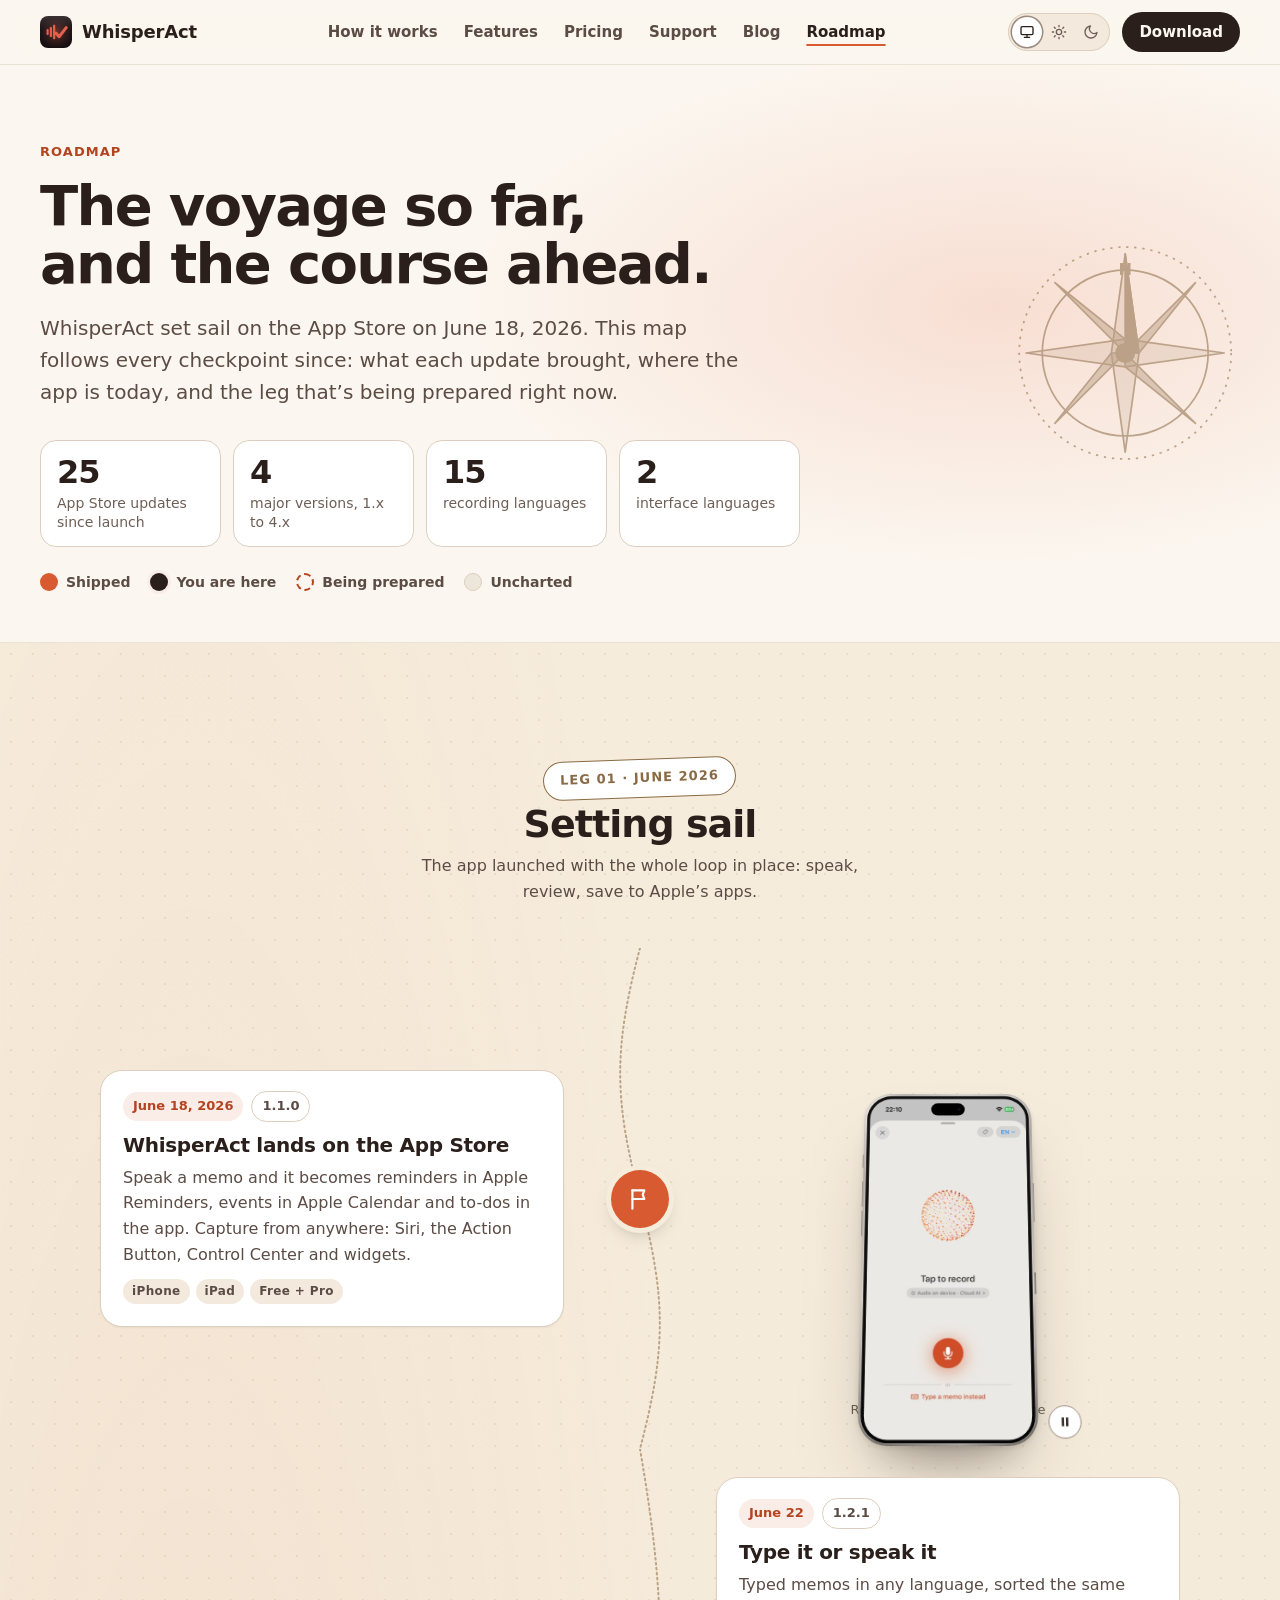
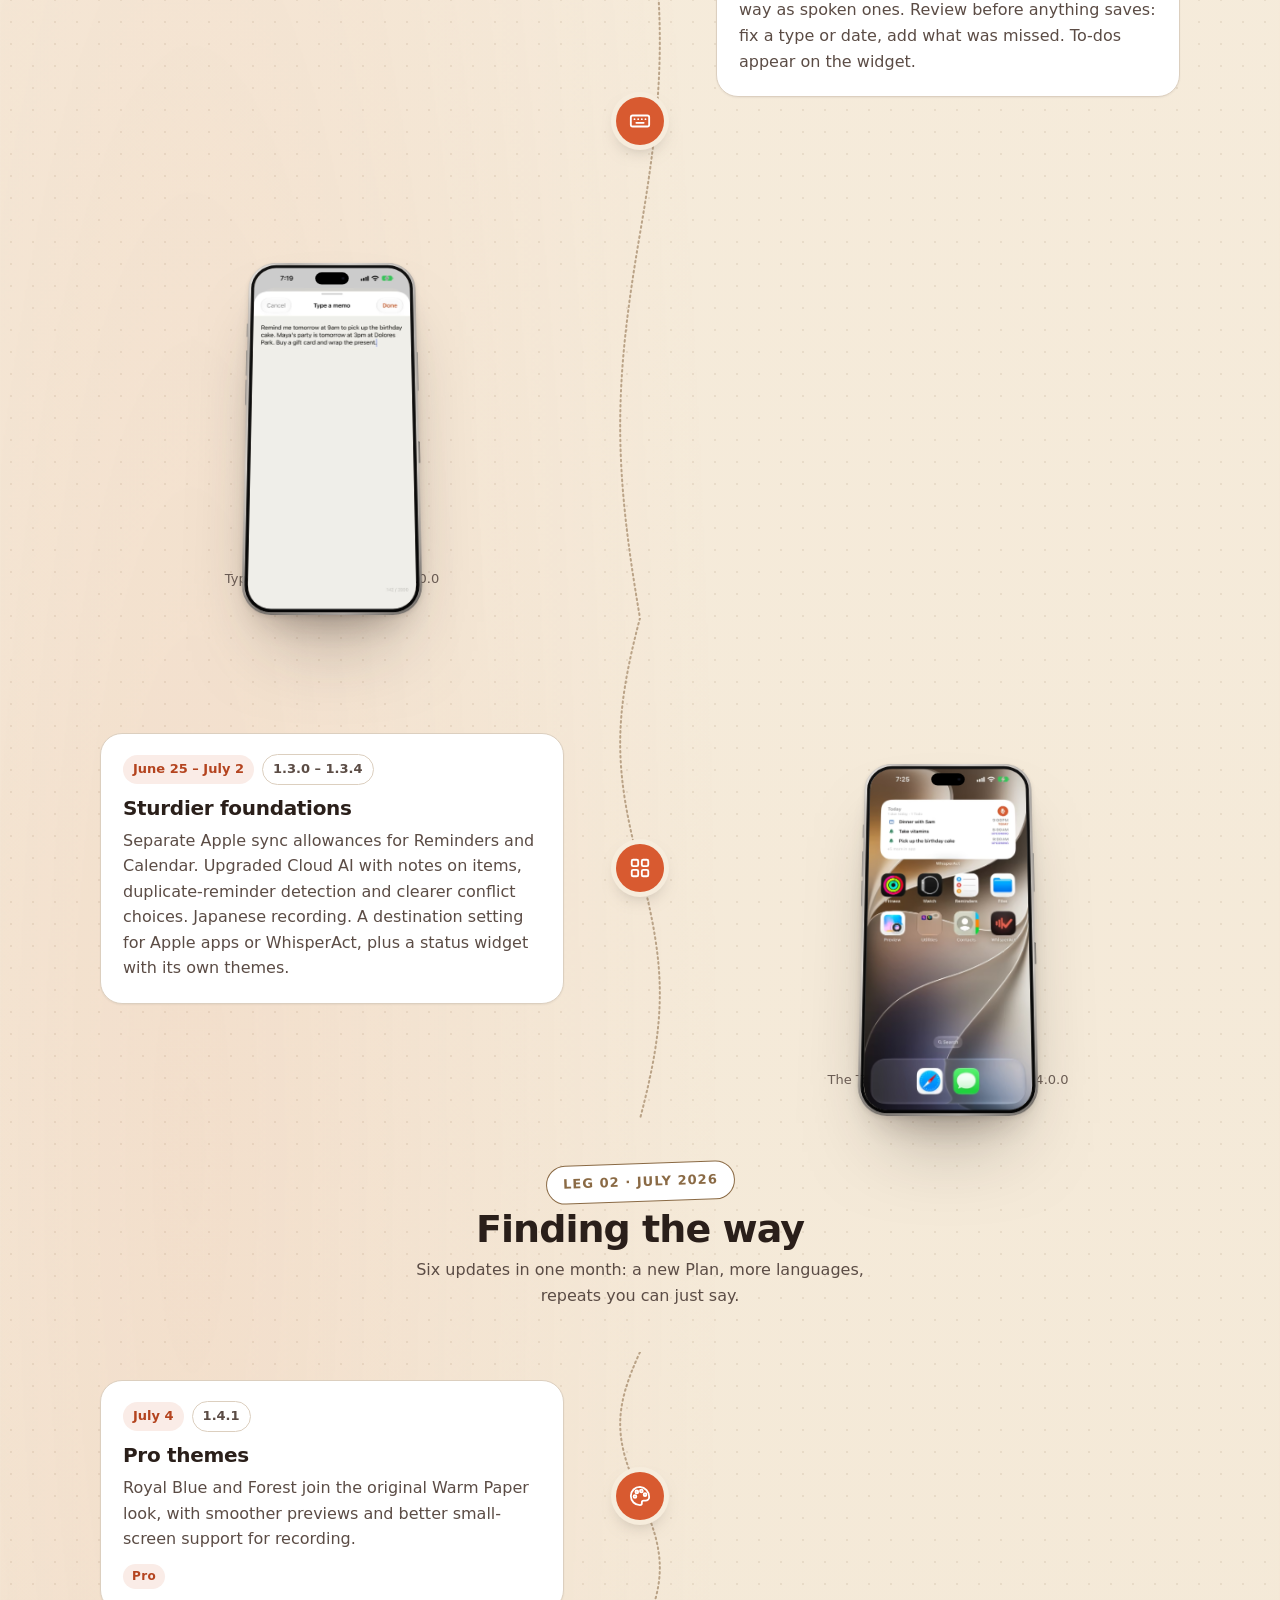
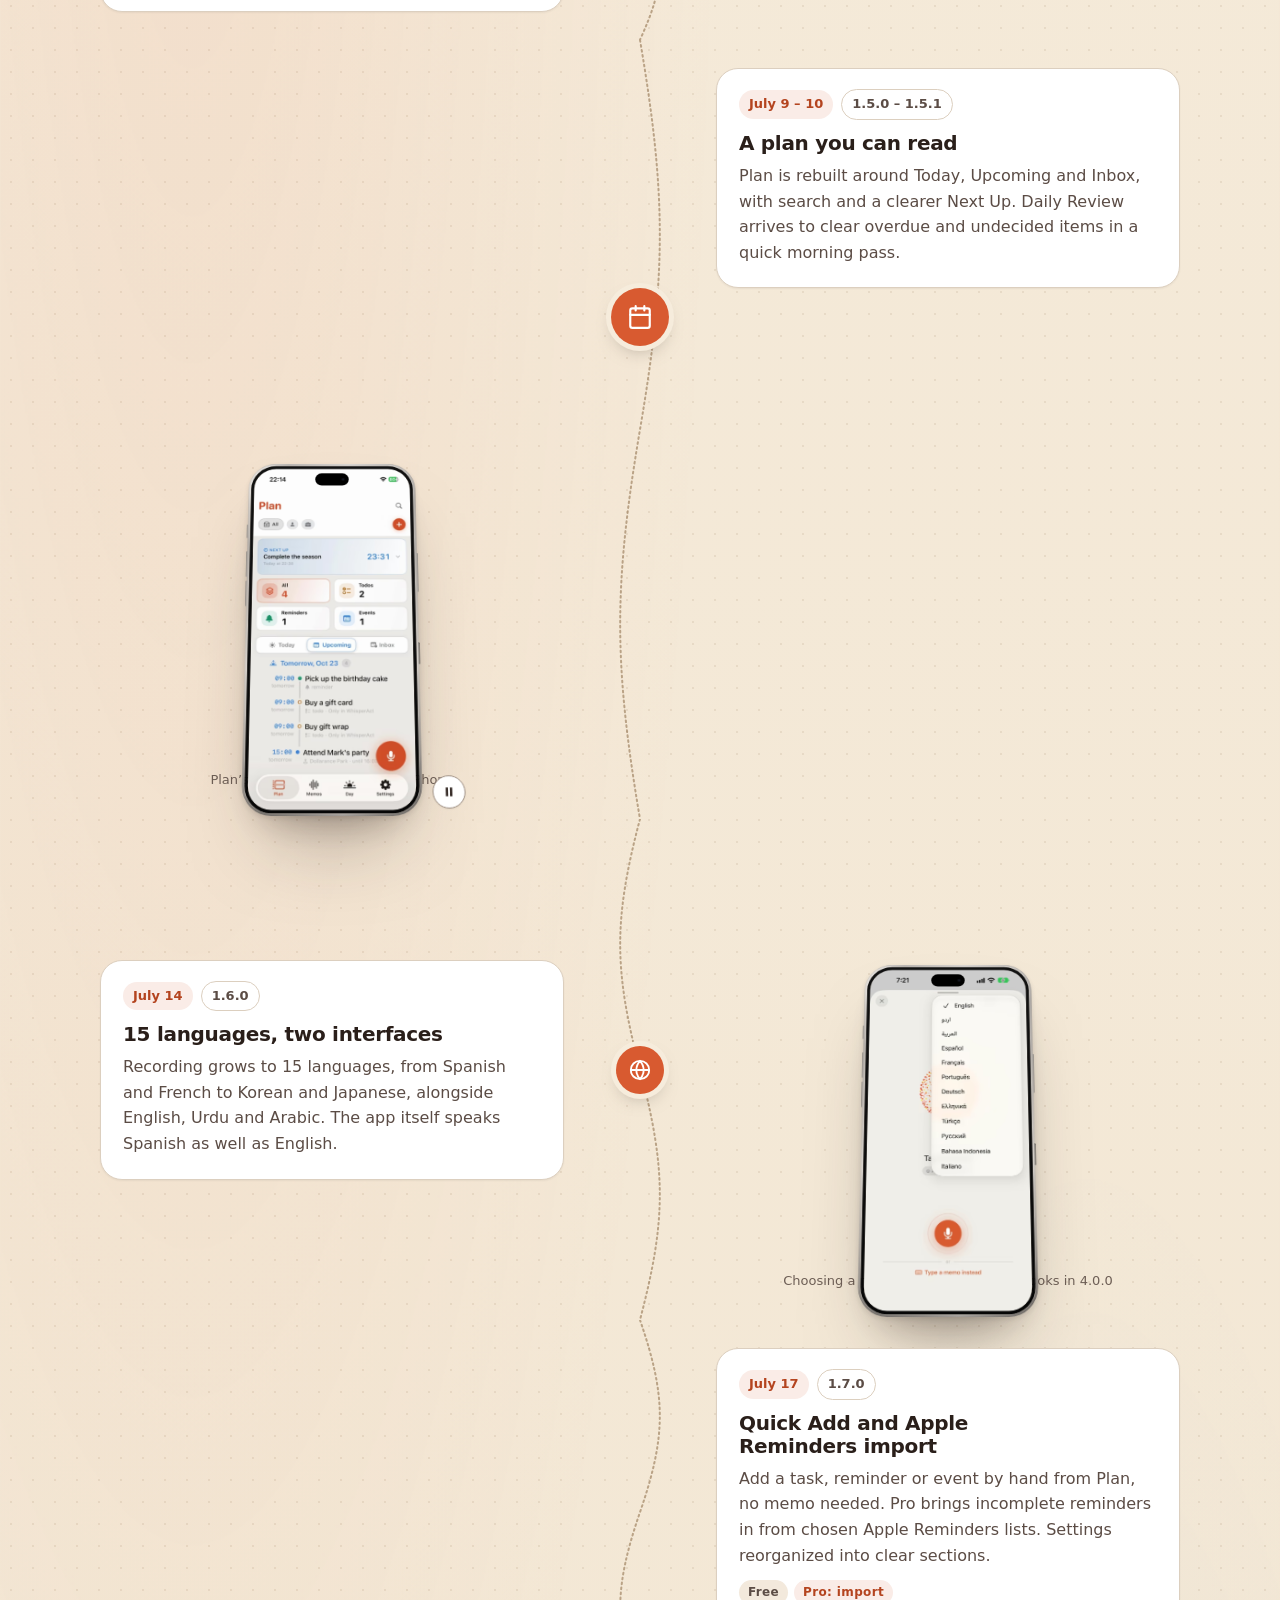
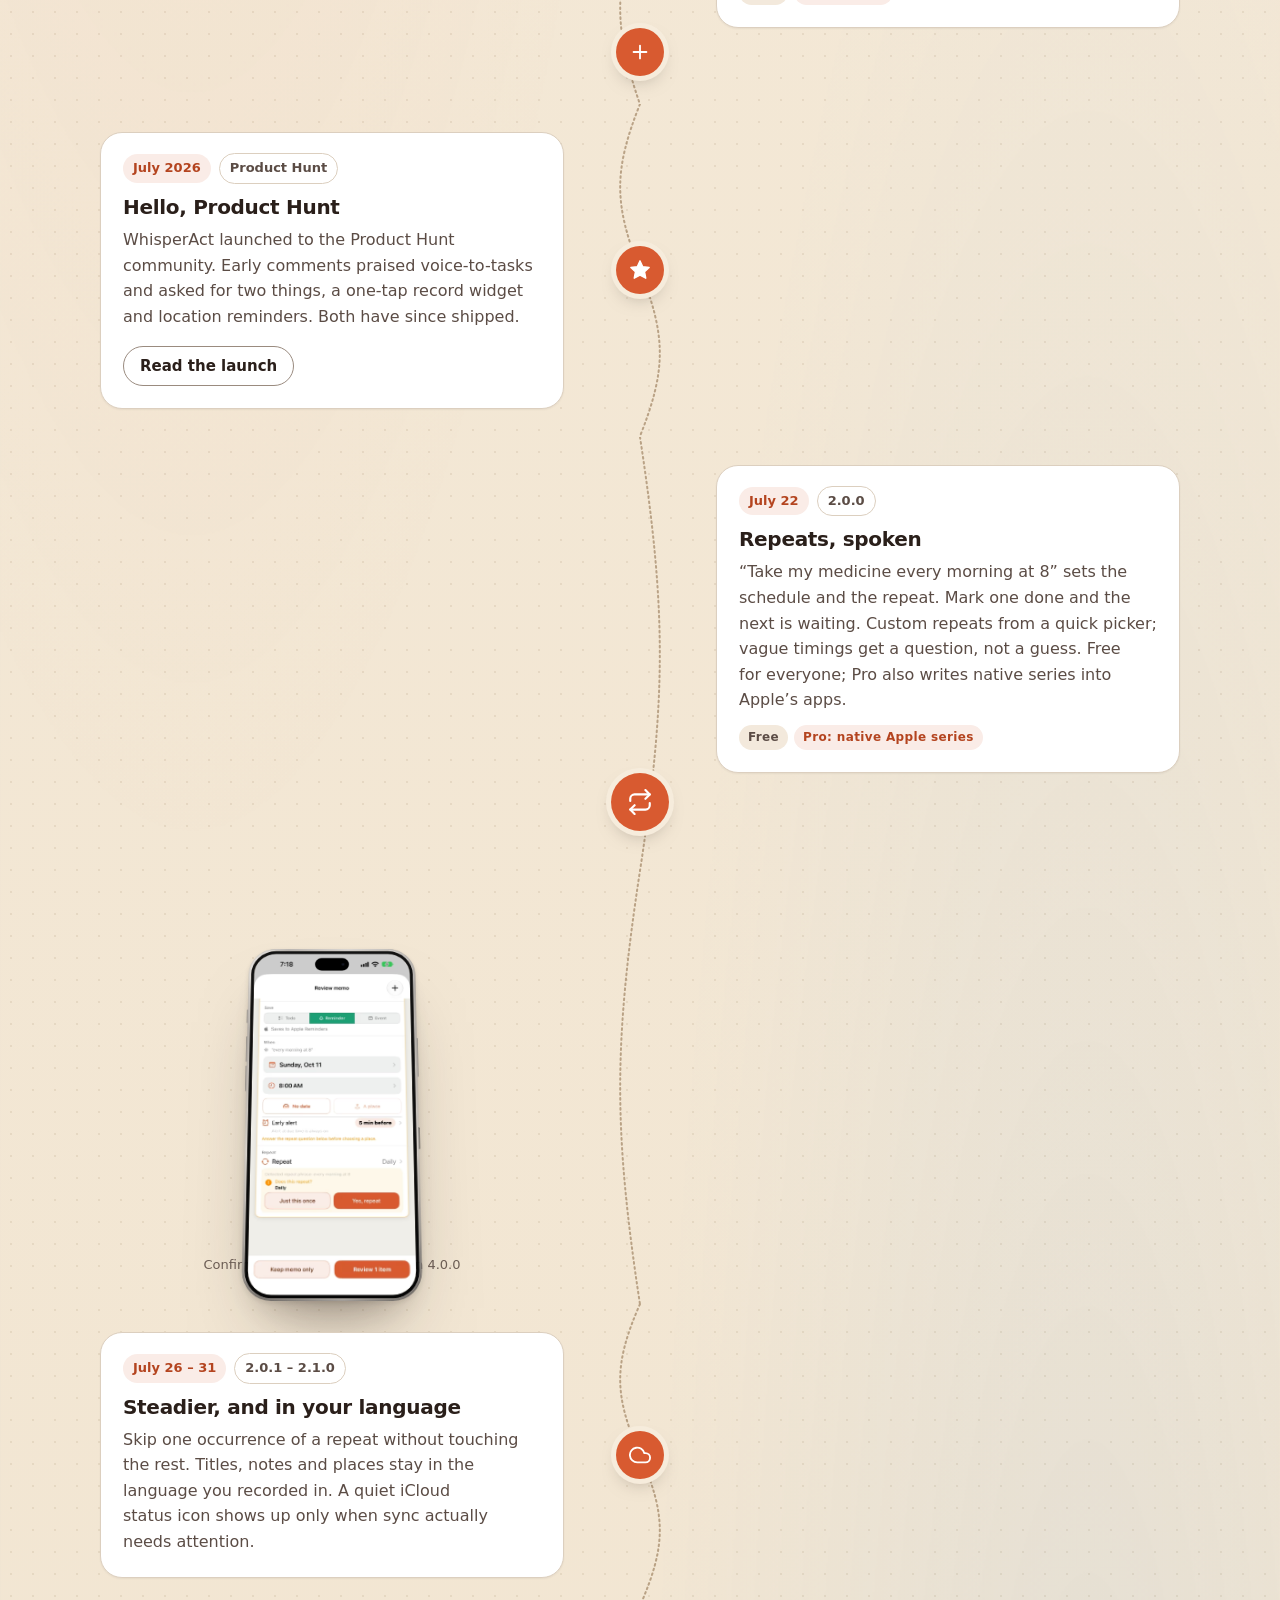
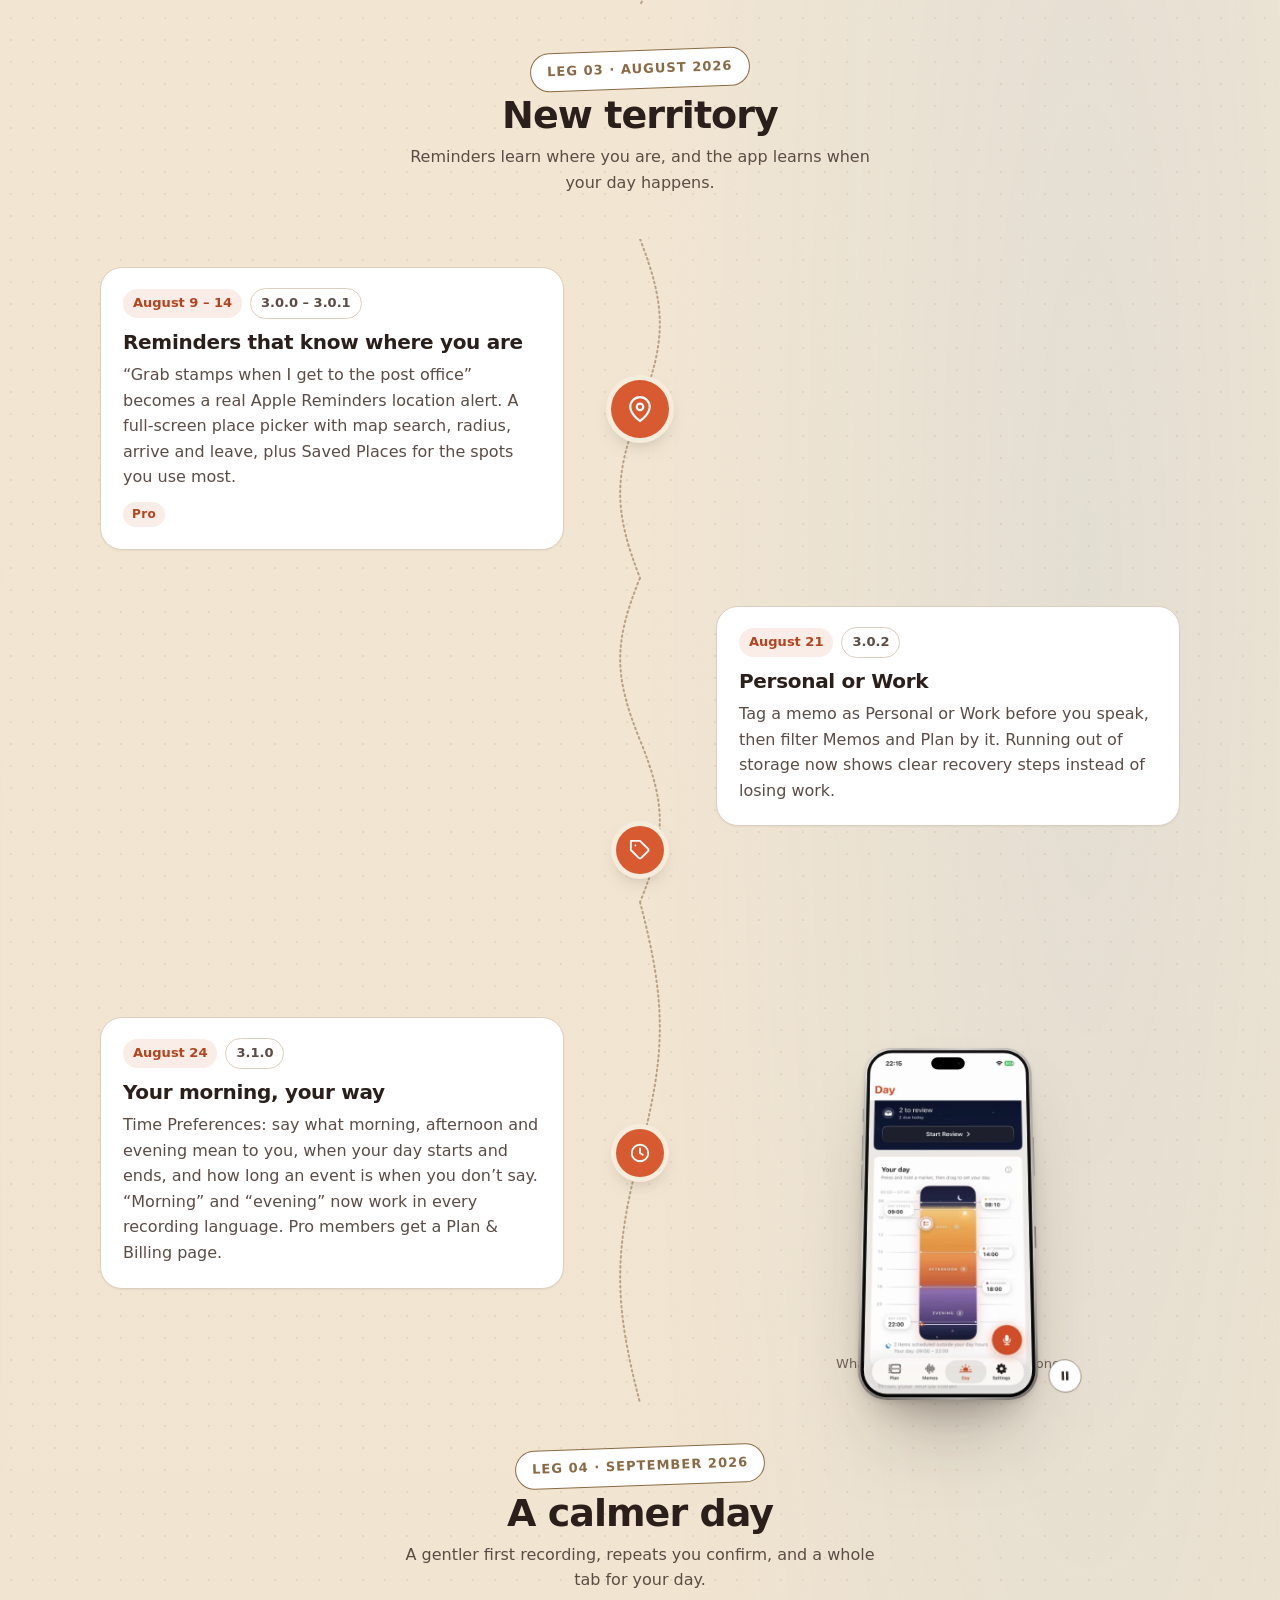
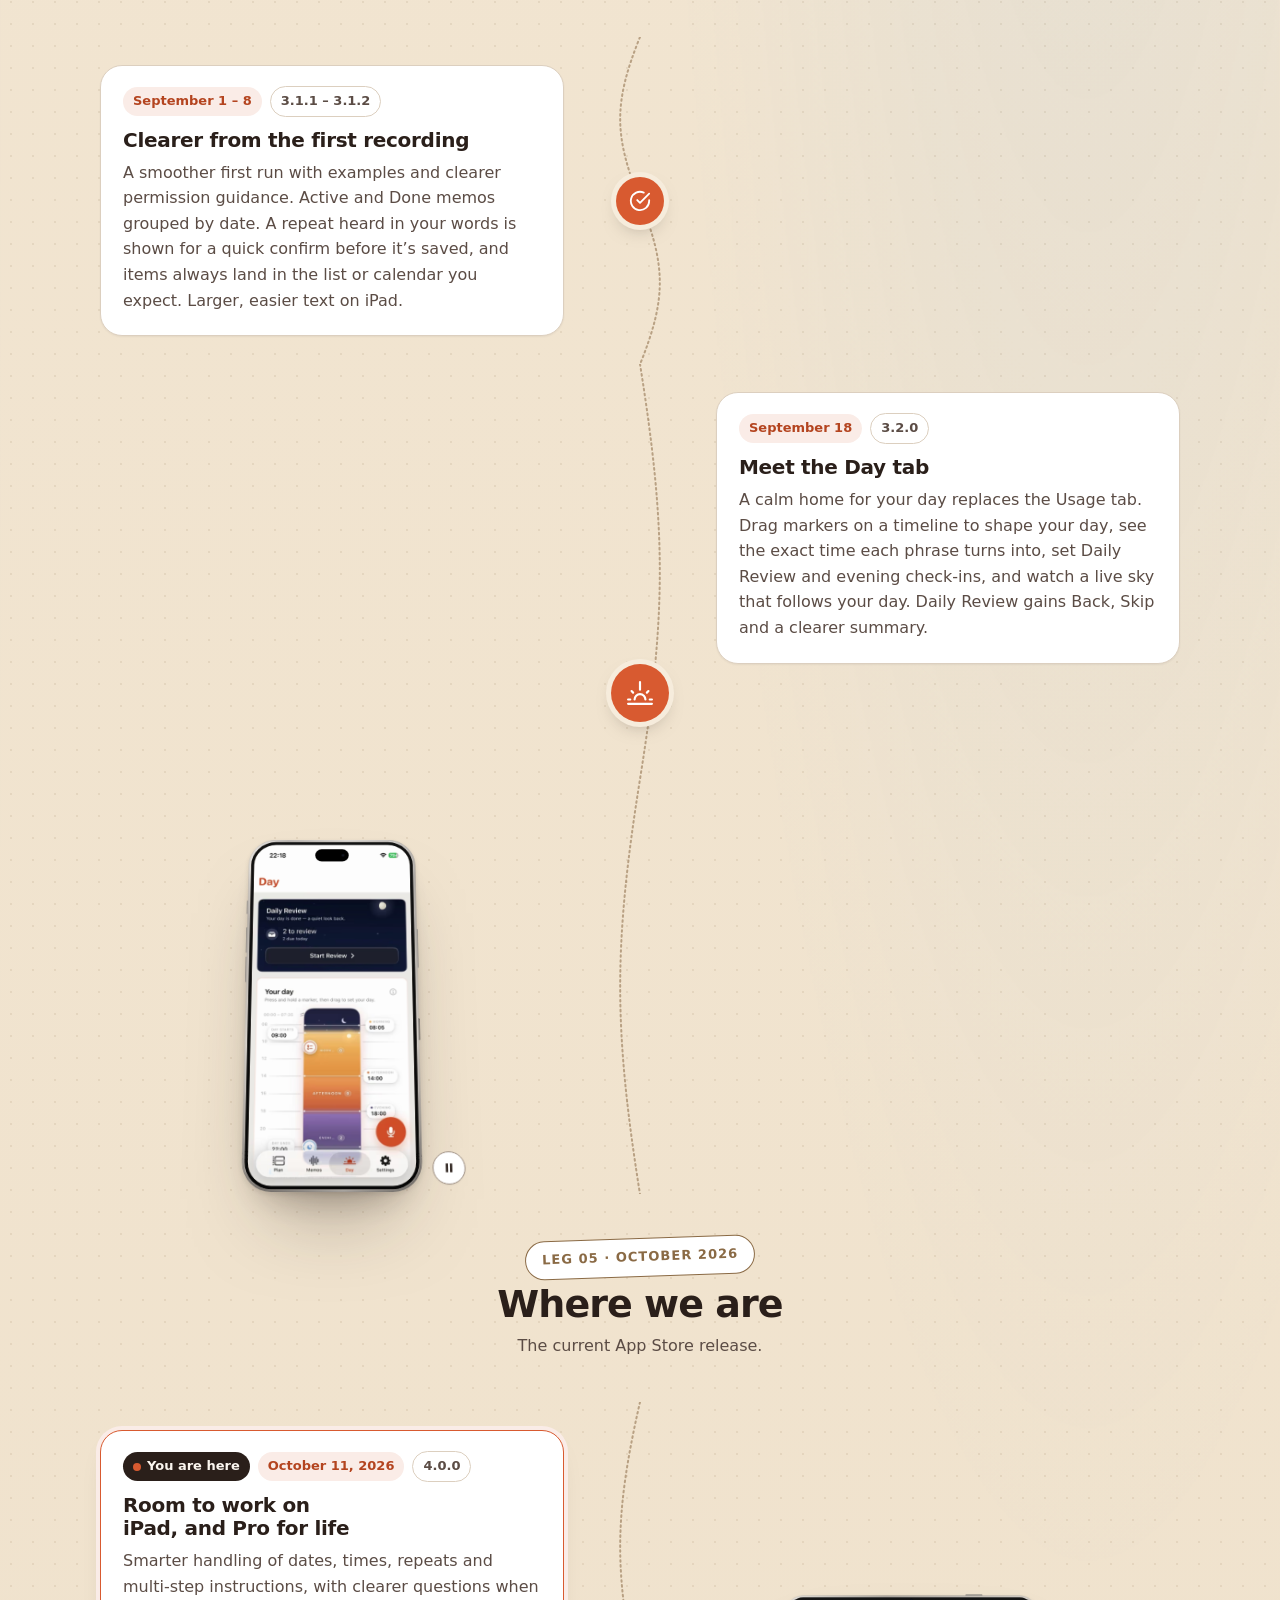
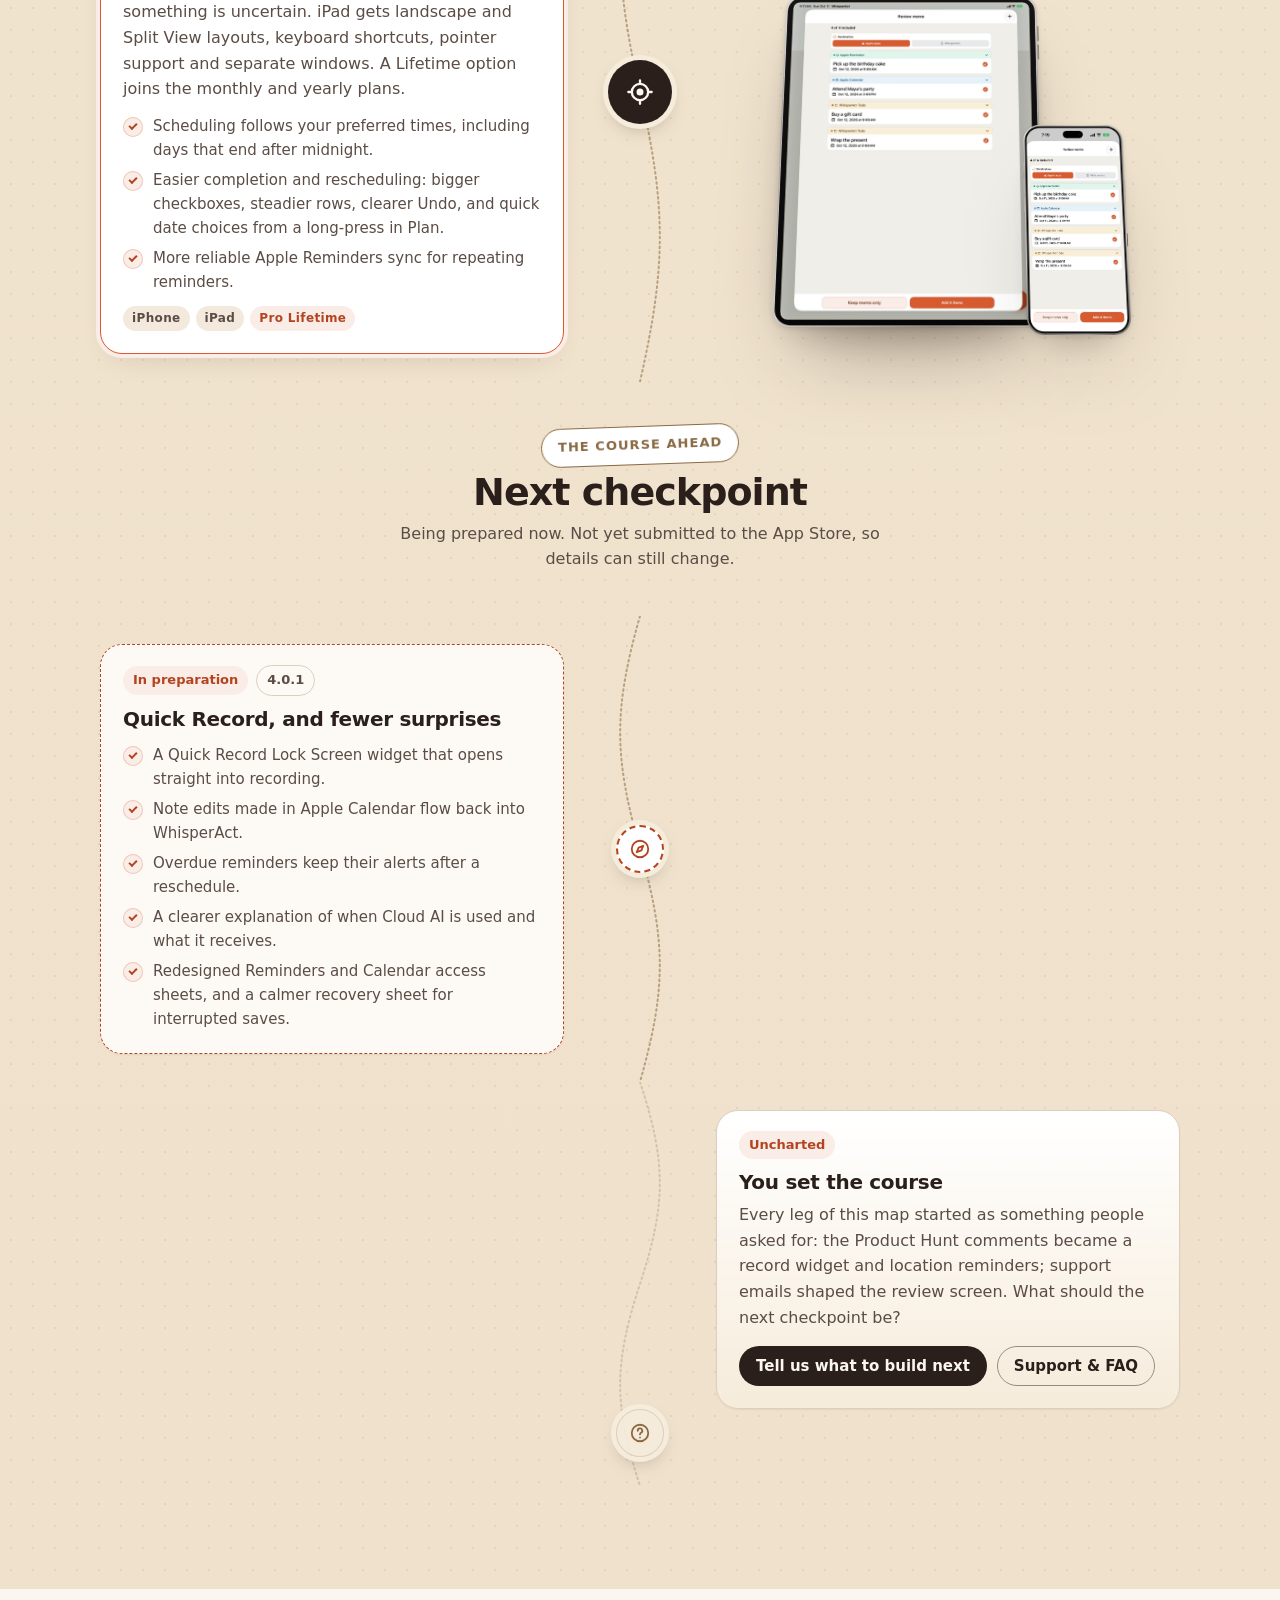
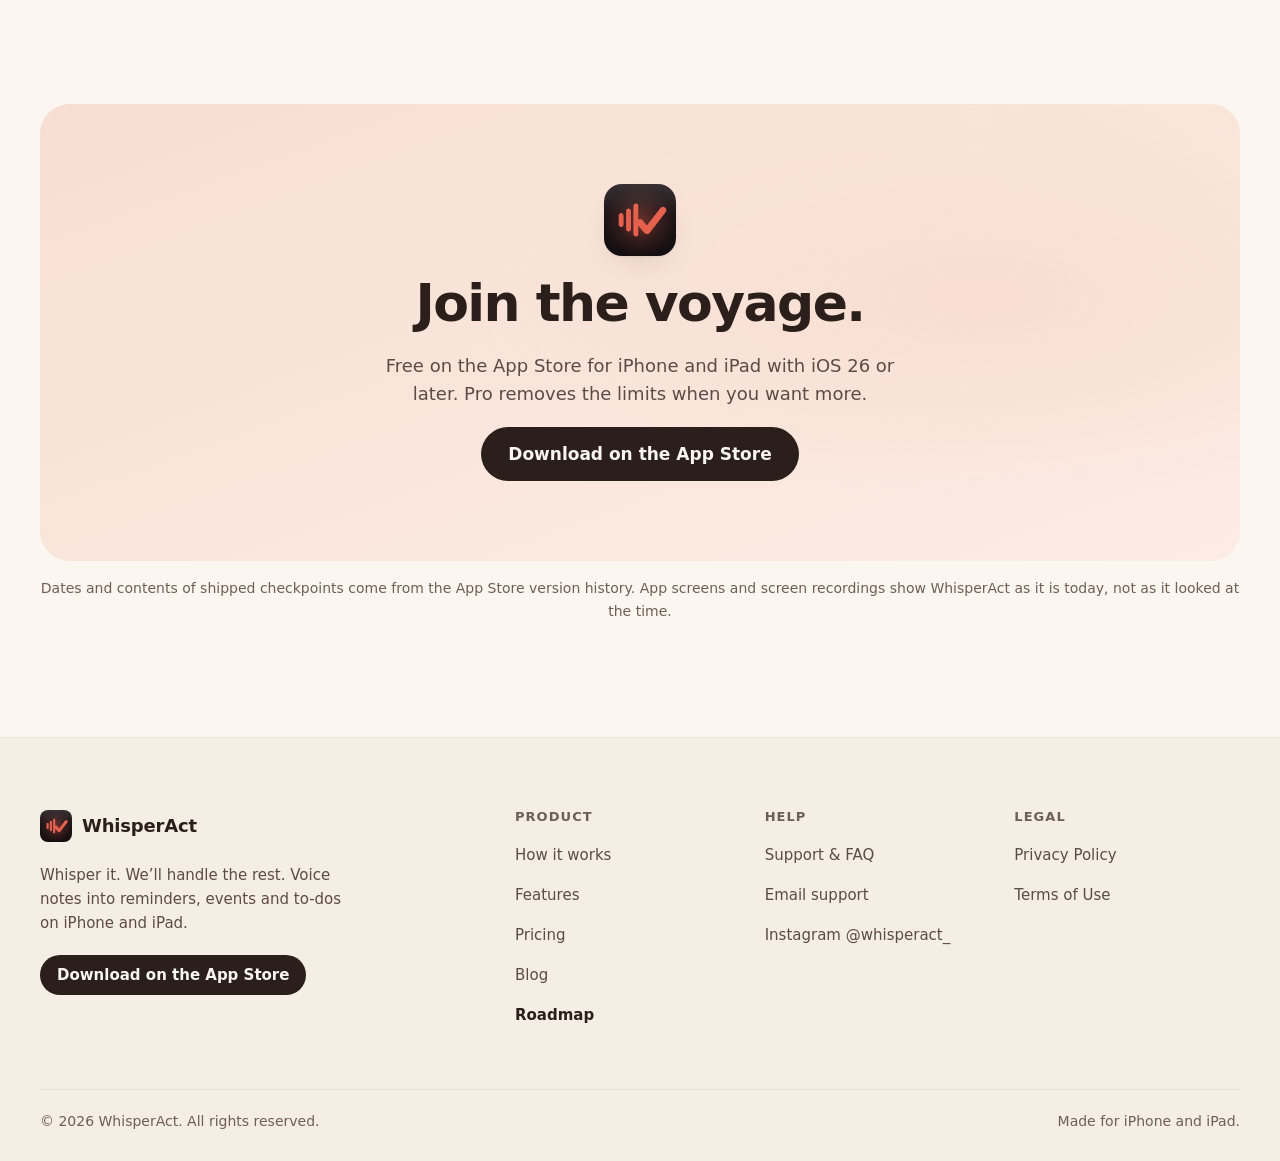
<file: roadmap/index.html>
<!DOCTYPE html>
<html lang="en" class="no-js">
<head>
  <meta charset="UTF-8" />
  <meta name="viewport" content="width=device-width, initial-scale=1" />
  <title>Roadmap · WhisperAct</title>
  <meta name="description" content="Every WhisperAct checkpoint since the June 2026 launch: what shipped in each update, where the app is today, and the next release being prepared." />
  <link rel="canonical" href="https://whisperact.com/roadmap" />

  <!-- Icons / PWA -->
  <link rel="icon" href="/favicon.ico" sizes="any" />
  <link rel="icon" type="image/png" sizes="96x96" href="/favicon-96.png" />
  <link rel="icon" type="image/png" sizes="32x32" href="/favicon-32.png" />
  <link rel="apple-touch-icon" sizes="180x180" href="/apple-touch-icon.png" />
  <link rel="manifest" href="/site.webmanifest" />

  <!-- Appearance: follows the system unless the visitor picked one (stored by /menu.js) -->
  <meta name="color-scheme" content="light dark" />
  <meta name="theme-color" content="#fbf6ef" media="(prefers-color-scheme: light)" />
  <meta name="theme-color" content="#1f1c1a" media="(prefers-color-scheme: dark)" />
  <script>
    (function (d) {
      var r = d.documentElement;
      r.className = r.className.replace(/\bno-js\b/, "js");
      try {
        var t = localStorage.getItem("wa-theme");
        if (t === "light" || t === "dark") {
          r.setAttribute("data-theme", t);
          r.style.colorScheme = t;
          var m = d.querySelectorAll('meta[name="theme-color"]');
          for (var i = 0; i < m.length; i++) m[i].setAttribute("content", t === "dark" ? "#1f1c1a" : "#fbf6ef");
        }
      } catch (e) {}
    })(document);
  </script>
  <link rel="stylesheet" href="/site.css" />
  <script src="/menu.js" defer onerror="document.documentElement.classList.remove('js')"></script>
  <script src="/motion.js" defer></script>

  <!-- Open Graph -->
  <meta property="og:type" content="website" />
  <meta property="og:site_name" content="WhisperAct" />
  <meta property="og:locale" content="en_US" />
  <meta property="og:url" content="https://whisperact.com/roadmap" />
  <meta property="og:title" content="Roadmap · WhisperAct" />
  <meta property="og:description" content="Every WhisperAct checkpoint since the June 2026 launch: what shipped in each update, where the app is today, and the next release being prepared." />
  <meta property="og:image" content="https://whisperact.com/og.png" />
  <meta name="twitter:card" content="summary_large_image" />
  <meta name="twitter:title" content="Roadmap · WhisperAct" />
  <meta name="twitter:description" content="Every WhisperAct checkpoint since the June 2026 launch: what shipped in each update, where the app is today, and the next release being prepared." />
  <meta name="twitter:image" content="https://whisperact.com/og.png" />

  <script type="application/ld+json">
  {
    "@context": "https://schema.org",
    "@type": "BreadcrumbList",
    "itemListElement": [
      { "@type": "ListItem", "position": 1, "name": "Home", "item": "https://whisperact.com/" },
      { "@type": "ListItem", "position": 2, "name": "Roadmap", "item": "https://whisperact.com/roadmap" }
    ]
  }
  </script>
</head>
<body>

<a class="skip-link" href="#main">Skip to content</a>

<header class="site-header">
  <div class="shell header-bar">
    <a class="brand" href="/">
      <img src="/icon-128.png" width="32" height="32" alt="" />
      <span>WhisperAct</span>
    </a>
    <button class="menu-toggle" type="button" aria-expanded="false" aria-controls="site-menu">
      <span class="menu-toggle-icon" aria-hidden="true"></span>
      <span class="sr-only">Menu</span>
    </button>
    <div class="site-menu" id="site-menu">
      <nav class="primary-nav" aria-label="Main">
        <ul>
          <li><a href="/#how">How it works</a></li>
          <li><a href="/#features">Features</a></li>
          <li><a href="/#pricing">Pricing</a></li>
          <li><a href="/support">Support</a></li>
          <li><a href="/blog">Blog</a></li>
          <li><a href="/roadmap" aria-current="page">Roadmap</a></li>
        </ul>
      </nav>
      <div class="header-actions">
        <fieldset class="theme-switch">
          <legend class="sr-only">Appearance</legend>
          <label class="theme-option" title="Match system appearance">
            <input type="radio" name="theme" value="system" checked />
            <span><svg viewBox="0 0 24 24" fill="none" stroke="currentColor" stroke-width="2" stroke-linecap="round" stroke-linejoin="round" aria-hidden="true"><rect x="3" y="4" width="18" height="12" rx="2"/><path d="M8 20h8M12 16v4"/></svg><span class="theme-label">System</span></span>
          </label>
          <label class="theme-option" title="Light appearance">
            <input type="radio" name="theme" value="light" />
            <span><svg viewBox="0 0 24 24" fill="none" stroke="currentColor" stroke-width="2" stroke-linecap="round" stroke-linejoin="round" aria-hidden="true"><circle cx="12" cy="12" r="4"/><path d="M12 2v2M12 20v2M4.93 4.93l1.41 1.41M17.66 17.66l1.41 1.41M2 12h2M20 12h2M4.93 19.07l1.41-1.41M17.66 6.34l1.41-1.41"/></svg><span class="theme-label">Light</span></span>
          </label>
          <label class="theme-option" title="Dark appearance">
            <input type="radio" name="theme" value="dark" />
            <span><svg viewBox="0 0 24 24" fill="none" stroke="currentColor" stroke-width="2" stroke-linecap="round" stroke-linejoin="round" aria-hidden="true"><path d="M21 12.8A9 9 0 1 1 11.2 3a7 7 0 0 0 9.8 9.8z"/></svg><span class="theme-label">Dark</span></span>
          </label>
        </fieldset>
        <a class="btn btn-primary btn-sm" href="https://apps.apple.com/us/app/whisperact-voice-task-planner/id6776684339" target="_blank" rel="noopener">Download<span class="sr-only"> WhisperAct on the App Store</span></a>
      </div>
    </div>
  </div>
</header>

<main id="main" tabindex="-1">

  <header class="page-header map-header" data-scroll="exit">
    <div class="shell">
      <p class="eyebrow">Roadmap</p>
      <h1>The voyage so far, and the course ahead.</h1>
      <p class="page-lead">WhisperAct set sail on the App Store on June 18, 2026. This map follows every checkpoint since: what each update brought, where the app is today, and the leg that’s being prepared right now.</p>
      <ul class="log" aria-label="Ship’s log">
        <li><strong>25</strong><span>App Store updates since launch</span></li>
        <li><strong>4</strong><span>major versions, 1.x to 4.x</span></li>
        <li><strong>15</strong><span>recording languages</span></li>
        <li><strong>2</strong><span>interface languages</span></li>
      </ul>
      <ul class="legend" aria-label="Map legend">
        <li><span class="legend-key legend-key--done" aria-hidden="true"></span>Shipped</li>
        <li><span class="legend-key legend-key--here" aria-hidden="true"></span>You are here</li>
        <li><span class="legend-key legend-key--next" aria-hidden="true"></span>Being prepared</li>
        <li><span class="legend-key legend-key--fog" aria-hidden="true"></span>Uncharted</li>
      </ul>
    </div>
    <div class="compass" aria-hidden="true">
      <svg viewBox="0 0 200 200" fill="none" stroke="currentColor" stroke-width="1.5" stroke-linejoin="round">
        <circle cx="100" cy="100" r="92" stroke-dasharray="2 5"/>
        <circle cx="100" cy="100" r="72"/>
        <circle cx="100" cy="100" r="8" fill="currentColor"/>
        <path d="M100 14L112 100L100 186L88 100Z" fill="currentColor" fill-opacity="0.22"/>
        <path d="M14 100L100 88L186 100L100 112Z" fill="currentColor" fill-opacity="0.22"/>
        <path d="M100 14L112 100L100 100Z" fill="currentColor"/>
        <path d="M39 39L100 88L100 100Z" fill="currentColor" fill-opacity="0.5"/>
        <path d="M161 39L112 100L100 100Z" fill="currentColor" fill-opacity="0.5"/>
        <path d="M39 161L88 100L100 100Z" fill="currentColor" fill-opacity="0.5"/>
        <path d="M161 161L100 112L100 100Z" fill="currentColor" fill-opacity="0.5"/>
        <text x="100" y="32" text-anchor="middle" font-family="ui-rounded, system-ui, sans-serif" font-size="14" font-weight="700" fill="currentColor" stroke="none">N</text>
      </svg>
    </div>
  </header>

  <div class="voyage">
    <div class="shell">
      <div class="voyage-track">

        <!-- LEG 1 -->
        <div class="leg-head" data-reveal>
          <span class="leg-stamp">Leg 01 · June 2026</span>
          <h2>Setting sail</h2>
          <p>The app launched with the whole loop in place: speak, review, save to Apple’s apps.</p>
        </div>
        <ol class="checkpoints">
          <li class="cp cp--major" data-reveal data-scroll="through">
            <svg class="trail" viewBox="0 0 100 100" preserveAspectRatio="none" aria-hidden="true"><path class="trail-base" pathLength="100" d="M50 0C20 20 20 30 50 50C80 70 80 80 50 100"/><path class="trail-done" pathLength="100" d="M50 0C20 20 20 30 50 50C80 70 80 80 50 100"/></svg>
            <div class="cp-card">
              <div class="cp-meta"><span class="cp-date">June 18, 2026</span><span class="cp-ver">1.1.0</span></div>
              <h3>WhisperAct lands on the App Store</h3>
              <p>Speak a memo and it becomes reminders in Apple Reminders, events in Apple Calendar and to-dos in the app. Capture from anywhere: Siri, the Action Button, Control Center and widgets.</p>
              <ul class="cp-tags"><li>iPhone</li><li>iPad</li><li>Free + Pro</li></ul>
            </div>
            <span class="cp-marker" aria-hidden="true"><svg viewBox="0 0 24 24" fill="none" stroke="currentColor" stroke-width="2" stroke-linecap="round" stroke-linejoin="round"><path d="M5 21V4"/><path d="M5 4h11l-1.5 4L16 12H5"/></svg></span>
            <figure class="cp-media" data-scroll="enter">
              <div class="iphone"><div class="iphone-screen">
                <picture>
                  <source type="image/avif" srcset="/screens/clip-talk-400.avif 400w, /screens/clip-talk-800.avif 800w" sizes="200px" />
                  <img src="/screens/clip-talk-400.webp" srcset="/screens/clip-talk-400.webp 400w, /screens/clip-talk-800.webp 800w" sizes="200px" width="400" height="866" loading="lazy" decoding="async" alt="Recording a memo: a tap on the mic starts recording, the live transcript fills in as you talk — “Remind me tomorrow at 9 AM to pick up the birthday cake…” — and WhisperAct then organizes the memo." />
                </picture>
                <video class="clip" src="/screens/clip-talk.mp4" muted loop playsinline preload="none" disablepictureinpicture aria-hidden="true"></video>
              </div></div>
              <figcaption>Recording a memo, on iPhone</figcaption>
            </figure>
          </li>

          <li class="cp" data-reveal data-scroll="through">
            <svg class="trail" viewBox="0 0 100 100" preserveAspectRatio="none" aria-hidden="true"><path class="trail-base" pathLength="100" d="M50 0C80 20 80 30 50 50C20 70 20 80 50 100"/><path class="trail-done" pathLength="100" d="M50 0C80 20 80 30 50 50C20 70 20 80 50 100"/></svg>
            <div class="cp-card">
              <div class="cp-meta"><span class="cp-date">June 22</span><span class="cp-ver">1.2.1</span></div>
              <h3>Type it or speak it</h3>
              <p>Typed memos in any language, sorted the same way as spoken ones. Review before anything saves: fix a type or date, add what was missed. To-dos appear on the widget.</p>
            </div>
            <span class="cp-marker" aria-hidden="true"><svg viewBox="0 0 24 24" fill="none" stroke="currentColor" stroke-width="2" stroke-linecap="round" stroke-linejoin="round"><rect x="2" y="6" width="20" height="12" rx="2"/><path d="M6 10h.01M10 10h.01M14 10h.01M18 10h.01M8 14h8"/></svg></span>
            <figure class="cp-media" data-scroll="enter">
              <div class="iphone"><div class="iphone-screen"><picture>
                <source type="image/avif" srcset="/screens/typed-input-400.avif 400w, /screens/typed-input-800.avif 800w" sizes="200px" />
                <img src="/screens/typed-input-400.webp" srcset="/screens/typed-input-400.webp 400w, /screens/typed-input-800.webp 800w" sizes="200px" width="400" height="869" loading="lazy" decoding="async" alt="Typing a memo: remind me tomorrow at 9am to pick up the birthday cake, Maya’s party is tomorrow at 3pm at Dolores Park, buy a gift card and wrap the present." />
              </picture></div></div>
              <figcaption>Type a memo, as it looks in 4.0.0</figcaption>
            </figure>
          </li>

          <li class="cp" data-reveal data-scroll="through">
            <svg class="trail" viewBox="0 0 100 100" preserveAspectRatio="none" aria-hidden="true"><path class="trail-base" pathLength="100" d="M50 0C20 20 20 30 50 50C80 70 80 80 50 100"/><path class="trail-done" pathLength="100" d="M50 0C20 20 20 30 50 50C80 70 80 80 50 100"/></svg>
            <div class="cp-card">
              <div class="cp-meta"><span class="cp-date">June 25 – July 2</span><span class="cp-ver">1.3.0 – 1.3.4</span></div>
              <h3>Sturdier foundations</h3>
              <p>Separate Apple sync allowances for Reminders and Calendar. Upgraded Cloud AI with notes on items, duplicate-reminder detection and clearer conflict choices. Japanese recording. A destination setting for Apple apps or WhisperAct, plus a status widget with its own themes.</p>
            </div>
            <span class="cp-marker" aria-hidden="true"><svg viewBox="0 0 24 24" fill="none" stroke="currentColor" stroke-width="2" stroke-linecap="round" stroke-linejoin="round"><rect x="3" y="3" width="7" height="7" rx="1.5"/><rect x="14" y="3" width="7" height="7" rx="1.5"/><rect x="3" y="14" width="7" height="7" rx="1.5"/><rect x="14" y="14" width="7" height="7" rx="1.5"/></svg></span>
            <figure class="cp-media" data-scroll="enter">
              <div class="iphone"><div class="iphone-screen"><picture>
                <source type="image/avif" srcset="/screens/home-widget-400.avif 400w, /screens/home-widget-800.avif 800w" sizes="200px" />
                <img src="/screens/home-widget-400.webp" srcset="/screens/home-widget-400.webp 400w, /screens/home-widget-800.webp 800w" sizes="200px" width="400" height="869" loading="lazy" decoding="async" alt="The WhisperAct Today widget on an iPhone Home Screen, listing upcoming items with a microphone button." />
              </picture></div></div>
              <figcaption>The Today widget, as it looks in 4.0.0</figcaption>
            </figure>
          </li>
        </ol>

        <!-- LEG 2 -->
        <div class="leg-head" data-reveal>
          <span class="leg-stamp">Leg 02 · July 2026</span>
          <h2>Finding the way</h2>
          <p>Six updates in one month: a new Plan, more languages, repeats you can just say.</p>
        </div>
        <ol class="checkpoints">
          <li class="cp" data-reveal data-scroll="through">
            <svg class="trail" viewBox="0 0 100 100" preserveAspectRatio="none" aria-hidden="true"><path class="trail-base" pathLength="100" d="M50 0C20 20 20 30 50 50C80 70 80 80 50 100"/><path class="trail-done" pathLength="100" d="M50 0C20 20 20 30 50 50C80 70 80 80 50 100"/></svg>
            <div class="cp-card">
              <div class="cp-meta"><span class="cp-date">July 4</span><span class="cp-ver">1.4.1</span></div>
              <h3>Pro themes</h3>
              <p>Royal Blue and Forest join the original Warm Paper look, with smoother previews and better small-screen support for recording.</p>
              <ul class="cp-tags"><li class="is-pro">Pro</li></ul>
            </div>
            <span class="cp-marker" aria-hidden="true"><svg viewBox="0 0 24 24" fill="none" stroke="currentColor" stroke-width="2" stroke-linecap="round" stroke-linejoin="round"><circle cx="13.5" cy="6.5" r="1.5"/><circle cx="17.5" cy="10.5" r="1.5"/><circle cx="8.5" cy="7.5" r="1.5"/><circle cx="6.5" cy="12.5" r="1.5"/><path d="M12 2a10 10 0 1 0 0 20c1.5 0 2-1 2-2v-1a2 2 0 0 1 2-2h2a4 4 0 0 0 4-4 11 11 0 0 0-10-11z"/></svg></span>
          </li>

          <li class="cp cp--major" data-reveal data-scroll="through">
            <svg class="trail" viewBox="0 0 100 100" preserveAspectRatio="none" aria-hidden="true"><path class="trail-base" pathLength="100" d="M50 0C80 20 80 30 50 50C20 70 20 80 50 100"/><path class="trail-done" pathLength="100" d="M50 0C80 20 80 30 50 50C20 70 20 80 50 100"/></svg>
            <div class="cp-card">
              <div class="cp-meta"><span class="cp-date">July 9 – 10</span><span class="cp-ver">1.5.0 – 1.5.1</span></div>
              <h3>A plan you can read</h3>
              <p>Plan is rebuilt around Today, Upcoming and Inbox, with search and a clearer Next Up. Daily Review arrives to clear overdue and undecided items in a quick morning pass.</p>
            </div>
            <span class="cp-marker" aria-hidden="true"><svg viewBox="0 0 24 24" fill="none" stroke="currentColor" stroke-width="2" stroke-linecap="round" stroke-linejoin="round"><rect x="3" y="4" width="18" height="18" rx="2"/><path d="M16 2v4M8 2v4M3 10h18"/></svg></span>
            <figure class="cp-media" data-scroll="enter">
              <div class="iphone"><div class="iphone-screen">
                <picture>
                  <source type="image/avif" srcset="/screens/clip-plan-400.avif 400w, /screens/clip-plan-800.avif 800w" sizes="200px" />
                  <img src="/screens/clip-plan-400.webp" srcset="/screens/clip-plan-400.webp 400w, /screens/clip-plan-800.webp 800w" sizes="200px" width="400" height="866" loading="lazy" decoding="async" alt="The Plan tab, Upcoming view: the Next Up countdown ticking down, counts of to-dos, reminders and events, and tomorrow’s items on a timeline." />
                </picture>
                <video class="clip" src="/screens/clip-plan.mp4" muted loop playsinline preload="none" disablepictureinpicture aria-hidden="true"></video>
              </div></div>
              <figcaption>Plan’s Next Up countdown, on iPhone</figcaption>
            </figure>
          </li>

          <li class="cp" data-reveal data-scroll="through">
            <svg class="trail" viewBox="0 0 100 100" preserveAspectRatio="none" aria-hidden="true"><path class="trail-base" pathLength="100" d="M50 0C20 20 20 30 50 50C80 70 80 80 50 100"/><path class="trail-done" pathLength="100" d="M50 0C20 20 20 30 50 50C80 70 80 80 50 100"/></svg>
            <div class="cp-card">
              <div class="cp-meta"><span class="cp-date">July 14</span><span class="cp-ver">1.6.0</span></div>
              <h3>15 languages, two interfaces</h3>
              <p>Recording grows to 15 languages, from Spanish and French to Korean and Japanese, alongside English, Urdu and Arabic. The app itself speaks Spanish as well as English.</p>
            </div>
            <span class="cp-marker" aria-hidden="true"><svg viewBox="0 0 24 24" fill="none" stroke="currentColor" stroke-width="2" stroke-linecap="round" stroke-linejoin="round"><circle cx="12" cy="12" r="10"/><path d="M2 12h20M12 2a15.3 15.3 0 0 1 4 10 15.3 15.3 0 0 1-4 10 15.3 15.3 0 0 1-4-10 15.3 15.3 0 0 1 4-10z"/></svg></span>
            <figure class="cp-media" data-scroll="enter">
              <div class="iphone"><div class="iphone-screen"><picture>
                <source type="image/avif" srcset="/screens/record-languages-400.avif 400w, /screens/record-languages-800.avif 800w" sizes="200px" />
                <img src="/screens/record-languages-400.webp" srcset="/screens/record-languages-400.webp 400w, /screens/record-languages-800.webp 800w" sizes="200px" width="400" height="869" loading="lazy" decoding="async" alt="The recording-language menu open on the recording screen, listing English, Español, Français, Português, Deutsch, Italiano, Polski and more." />
              </picture></div></div>
              <figcaption>Choosing a recording language, as it looks in 4.0.0</figcaption>
            </figure>
          </li>

          <li class="cp" data-reveal data-scroll="through">
            <svg class="trail" viewBox="0 0 100 100" preserveAspectRatio="none" aria-hidden="true"><path class="trail-base" pathLength="100" d="M50 0C80 20 80 30 50 50C20 70 20 80 50 100"/><path class="trail-done" pathLength="100" d="M50 0C80 20 80 30 50 50C20 70 20 80 50 100"/></svg>
            <div class="cp-card">
              <div class="cp-meta"><span class="cp-date">July 17</span><span class="cp-ver">1.7.0</span></div>
              <h3>Quick Add and Apple Reminders import</h3>
              <p>Add a task, reminder or event by hand from Plan, no memo needed. Pro brings incomplete reminders in from chosen Apple Reminders lists. Settings reorganized into clear sections.</p>
              <ul class="cp-tags"><li>Free</li><li class="is-pro">Pro: import</li></ul>
            </div>
            <span class="cp-marker" aria-hidden="true"><svg viewBox="0 0 24 24" fill="none" stroke="currentColor" stroke-width="2" stroke-linecap="round" stroke-linejoin="round"><path d="M12 5v14M5 12h14"/></svg></span>
          </li>

          <li class="cp" data-reveal data-scroll="through">
            <svg class="trail" viewBox="0 0 100 100" preserveAspectRatio="none" aria-hidden="true"><path class="trail-base" pathLength="100" d="M50 0C20 20 20 30 50 50C80 70 80 80 50 100"/><path class="trail-done" pathLength="100" d="M50 0C20 20 20 30 50 50C80 70 80 80 50 100"/></svg>
            <div class="cp-card">
              <div class="cp-meta"><span class="cp-date">July 2026</span><span class="cp-ver">Product Hunt</span></div>
              <h3>Hello, Product Hunt</h3>
              <p>WhisperAct launched to the Product Hunt community. Early comments praised voice-to-tasks and asked for two things, a one-tap record widget and location reminders. Both have since shipped.</p>
              <div class="cp-actions"><a class="btn btn-secondary btn-sm" href="https://www.producthunt.com/products/whisperact?launch=whisperact" target="_blank" rel="noopener">Read the launch</a></div>
            </div>
            <span class="cp-marker" aria-hidden="true"><svg viewBox="0 0 24 24" fill="currentColor" stroke="currentColor" stroke-width="1.5" stroke-linejoin="round"><polygon points="12 2 15 8.5 22 9.3 17 14 18.3 21 12 17.6 5.7 21 7 14 2 9.3 9 8.5"/></svg></span>
          </li>

          <li class="cp cp--major" data-reveal data-scroll="through">
            <svg class="trail" viewBox="0 0 100 100" preserveAspectRatio="none" aria-hidden="true"><path class="trail-base" pathLength="100" d="M50 0C80 20 80 30 50 50C20 70 20 80 50 100"/><path class="trail-done" pathLength="100" d="M50 0C80 20 80 30 50 50C20 70 20 80 50 100"/></svg>
            <div class="cp-card">
              <div class="cp-meta"><span class="cp-date">July 22</span><span class="cp-ver">2.0.0</span></div>
              <h3>Repeats, spoken</h3>
              <p>“Take my medicine every morning at 8” sets the schedule and the repeat. Mark one done and the next is waiting. Custom repeats from a quick picker; vague timings get a question, not a guess. Free for everyone; Pro also writes native series into Apple’s apps.</p>
              <ul class="cp-tags"><li>Free</li><li class="is-pro">Pro: native Apple series</li></ul>
            </div>
            <span class="cp-marker" aria-hidden="true"><svg viewBox="0 0 24 24" fill="none" stroke="currentColor" stroke-width="2" stroke-linecap="round" stroke-linejoin="round"><path d="M17 1l4 4-4 4"/><path d="M3 11V9a4 4 0 0 1 4-4h14"/><path d="M7 23l-4-4 4-4"/><path d="M21 13v2a4 4 0 0 1-4 4H3"/></svg></span>
            <figure class="cp-media" data-scroll="enter">
              <div class="iphone"><div class="iphone-screen"><picture>
                <source type="image/avif" srcset="/screens/review-repeat-400.avif 400w, /screens/review-repeat-800.avif 800w" sizes="200px" />
                <img src="/screens/review-repeat-400.webp" srcset="/screens/review-repeat-400.webp 400w, /screens/review-repeat-800.webp 800w" sizes="200px" width="400" height="869" loading="lazy" decoding="async" alt="Review screen asking “Does this repeat?” for Take vitamins, heard as every morning at 8, with Just this once and Yes, repeat choices." />
              </picture></div></div>
              <figcaption>Confirming a repeat, as it looks in 4.0.0</figcaption>
            </figure>
          </li>

          <li class="cp" data-reveal data-scroll="through">
            <svg class="trail" viewBox="0 0 100 100" preserveAspectRatio="none" aria-hidden="true"><path class="trail-base" pathLength="100" d="M50 0C20 20 20 30 50 50C80 70 80 80 50 100"/><path class="trail-done" pathLength="100" d="M50 0C20 20 20 30 50 50C80 70 80 80 50 100"/></svg>
            <div class="cp-card">
              <div class="cp-meta"><span class="cp-date">July 26 – 31</span><span class="cp-ver">2.0.1 – 2.1.0</span></div>
              <h3>Steadier, and in your language</h3>
              <p>Skip one occurrence of a repeat without touching the rest. Titles, notes and places stay in the language you recorded in. A quiet iCloud status icon shows up only when sync actually needs attention.</p>
            </div>
            <span class="cp-marker" aria-hidden="true"><svg viewBox="0 0 24 24" fill="none" stroke="currentColor" stroke-width="2" stroke-linecap="round" stroke-linejoin="round"><path d="M18 10h-1.26A8 8 0 1 0 9 20h9a5 5 0 0 0 0-10z"/></svg></span>
          </li>
        </ol>

        <!-- LEG 3 -->
        <div class="leg-head" data-reveal>
          <span class="leg-stamp">Leg 03 · August 2026</span>
          <h2>New territory</h2>
          <p>Reminders learn where you are, and the app learns when your day happens.</p>
        </div>
        <ol class="checkpoints">
          <li class="cp cp--major" data-reveal data-scroll="through">
            <svg class="trail" viewBox="0 0 100 100" preserveAspectRatio="none" aria-hidden="true"><path class="trail-base" pathLength="100" d="M50 0C80 20 80 30 50 50C20 70 20 80 50 100"/><path class="trail-done" pathLength="100" d="M50 0C80 20 80 30 50 50C20 70 20 80 50 100"/></svg>
            <div class="cp-card">
              <div class="cp-meta"><span class="cp-date">August 9 – 14</span><span class="cp-ver">3.0.0 – 3.0.1</span></div>
              <h3>Reminders that know where you are</h3>
              <p>“Grab stamps when I get to the post office” becomes a real Apple Reminders location alert. A full-screen place picker with map search, radius, arrive and leave, plus Saved Places for the spots you use most.</p>
              <ul class="cp-tags"><li class="is-pro">Pro</li></ul>
            </div>
            <span class="cp-marker" aria-hidden="true"><svg viewBox="0 0 24 24" fill="none" stroke="currentColor" stroke-width="2" stroke-linecap="round" stroke-linejoin="round"><path d="M21 10c0 7-9 13-9 13s-9-6-9-13a9 9 0 0 1 18 0z"/><circle cx="12" cy="10" r="3"/></svg></span>
          </li>

          <li class="cp" data-reveal data-scroll="through">
            <svg class="trail" viewBox="0 0 100 100" preserveAspectRatio="none" aria-hidden="true"><path class="trail-base" pathLength="100" d="M50 0C20 20 20 30 50 50C80 70 80 80 50 100"/><path class="trail-done" pathLength="100" d="M50 0C20 20 20 30 50 50C80 70 80 80 50 100"/></svg>
            <div class="cp-card">
              <div class="cp-meta"><span class="cp-date">August 21</span><span class="cp-ver">3.0.2</span></div>
              <h3>Personal or Work</h3>
              <p>Tag a memo as Personal or Work before you speak, then filter Memos and Plan by it. Running out of storage now shows clear recovery steps instead of losing work.</p>
            </div>
            <span class="cp-marker" aria-hidden="true"><svg viewBox="0 0 24 24" fill="none" stroke="currentColor" stroke-width="2" stroke-linecap="round" stroke-linejoin="round"><path d="M20.59 13.41l-7.17 7.17a2 2 0 0 1-2.83 0L2 12V2h10l8.59 8.59a2 2 0 0 1 0 2.82z"/><path d="M7 7h.01"/></svg></span>
          </li>

          <li class="cp" data-reveal data-scroll="through">
            <svg class="trail" viewBox="0 0 100 100" preserveAspectRatio="none" aria-hidden="true"><path class="trail-base" pathLength="100" d="M50 0C80 20 80 30 50 50C20 70 20 80 50 100"/><path class="trail-done" pathLength="100" d="M50 0C80 20 80 30 50 50C20 70 20 80 50 100"/></svg>
            <div class="cp-card">
              <div class="cp-meta"><span class="cp-date">August 24</span><span class="cp-ver">3.1.0</span></div>
              <h3>Your morning, your way</h3>
              <p>Time Preferences: say what morning, afternoon and evening mean to you, when your day starts and ends, and how long an event is when you don’t say. “Morning” and “evening” now work in every recording language. Pro members get a Plan &amp; Billing page.</p>
            </div>
            <span class="cp-marker" aria-hidden="true"><svg viewBox="0 0 24 24" fill="none" stroke="currentColor" stroke-width="2" stroke-linecap="round" stroke-linejoin="round"><circle cx="12" cy="12" r="9"/><path d="M12 7v5l3 2"/></svg></span>
            <figure class="cp-media" data-scroll="enter">
              <div class="iphone"><div class="iphone-screen">
                <picture>
                  <source type="image/avif" srcset="/screens/clip-words-400.avif 400w, /screens/clip-words-800.avif 800w" sizes="200px" />
                  <img src="/screens/clip-words-400.webp" srcset="/screens/clip-words-400.webp 400w, /screens/clip-words-800.webp 800w" sizes="200px" width="400" height="866" loading="lazy" decoding="async" alt="The Day tab scrolling to What your words mean: the times for “morning”, “afternoon” and “evening”, when the day starts and ends, the weekend and the default event length." />
                </picture>
                <video class="clip" src="/screens/clip-words.mp4" muted loop playsinline preload="none" disablepictureinpicture aria-hidden="true"></video>
              </div></div>
              <figcaption>What your words mean, on iPhone</figcaption>
            </figure>
          </li>
        </ol>

        <!-- LEG 4 -->
        <div class="leg-head" data-reveal>
          <span class="leg-stamp">Leg 04 · September 2026</span>
          <h2>A calmer day</h2>
          <p>A gentler first recording, repeats you confirm, and a whole tab for your day.</p>
        </div>
        <ol class="checkpoints">
          <li class="cp" data-reveal data-scroll="through">
            <svg class="trail" viewBox="0 0 100 100" preserveAspectRatio="none" aria-hidden="true"><path class="trail-base" pathLength="100" d="M50 0C20 20 20 30 50 50C80 70 80 80 50 100"/><path class="trail-done" pathLength="100" d="M50 0C20 20 20 30 50 50C80 70 80 80 50 100"/></svg>
            <div class="cp-card">
              <div class="cp-meta"><span class="cp-date">September 1 – 8</span><span class="cp-ver">3.1.1 – 3.1.2</span></div>
              <h3>Clearer from the first recording</h3>
              <p>A smoother first run with examples and clearer permission guidance. Active and Done memos grouped by date. A repeat heard in your words is shown for a quick confirm before it’s saved, and items always land in the list or calendar you expect. Larger, easier text on iPad.</p>
            </div>
            <span class="cp-marker" aria-hidden="true"><svg viewBox="0 0 24 24" fill="none" stroke="currentColor" stroke-width="2" stroke-linecap="round" stroke-linejoin="round"><path d="M22 11.08V12a10 10 0 1 1-5.93-9.14"/><polyline points="22 4 12 14.01 9 11.01"/></svg></span>
          </li>

          <li class="cp cp--major" data-reveal data-scroll="through">
            <svg class="trail" viewBox="0 0 100 100" preserveAspectRatio="none" aria-hidden="true"><path class="trail-base" pathLength="100" d="M50 0C80 20 80 30 50 50C20 70 20 80 50 100"/><path class="trail-done" pathLength="100" d="M50 0C80 20 80 30 50 50C20 70 20 80 50 100"/></svg>
            <div class="cp-card">
              <div class="cp-meta"><span class="cp-date">September 18</span><span class="cp-ver">3.2.0</span></div>
              <h3>Meet the Day tab</h3>
              <p>A calm home for your day replaces the Usage tab. Drag markers on a timeline to shape your day, see the exact time each phrase turns into, set Daily Review and evening check-ins, and watch a live sky that follows your day. Daily Review gains Back, Skip and a clearer summary.</p>
            </div>
            <span class="cp-marker" aria-hidden="true"><svg viewBox="0 0 24 24" fill="none" stroke="currentColor" stroke-width="2" stroke-linecap="round" stroke-linejoin="round"><path d="M17 18a5 5 0 0 0-10 0"/><path d="M12 2v7M4.22 10.22l1.42 1.42M1 18h2M21 18h2M18.36 11.64l1.42-1.42M23 22H1"/></svg></span>
            <figure class="cp-media" data-scroll="enter">
              <div class="iphone"><div class="iphone-screen">
                <picture>
                  <source type="image/avif" srcset="/screens/clip-day-400.avif 400w, /screens/clip-day-800.avif 800w" sizes="200px" />
                  <img src="/screens/clip-day-400.webp" srcset="/screens/clip-day-400.webp 400w, /screens/clip-day-800.webp 800w" sizes="200px" width="400" height="866" loading="lazy" decoding="async" alt="The Day tab: Daily Review at the top, and Your day, where the Morning and Day starts markers are dragged to new times on a timeline of morning, afternoon and evening." />
                </picture>
                <video class="clip" src="/screens/clip-day.mp4" muted loop playsinline preload="none" disablepictureinpicture aria-hidden="true"></video>
              </div></div>
              <figcaption>Setting your day, on iPhone</figcaption>
            </figure>
          </li>
        </ol>

        <!-- LEG 5: here -->
        <div class="leg-head" data-reveal>
          <span class="leg-stamp">Leg 05 · October 2026</span>
          <h2>Where we are</h2>
          <p>The current App Store release.</p>
        </div>
        <ol class="checkpoints">
          <li class="cp cp--here" data-reveal data-scroll="through">
            <svg class="trail" viewBox="0 0 100 100" preserveAspectRatio="none" aria-hidden="true"><path class="trail-base" pathLength="100" d="M50 0C20 20 20 30 50 50C80 70 80 80 50 100"/><path class="trail-done" pathLength="100" d="M50 0C20 20 20 30 50 50C80 70 80 80 50 100"/></svg>
            <div class="cp-card">
              <div class="cp-meta"><span class="here-badge">You are here</span><span class="cp-date">October 11, 2026</span><span class="cp-ver">4.0.0</span></div>
              <h3>Room to work on iPad, and Pro for life</h3>
              <p>Smarter handling of dates, times, repeats and multi-step instructions, with clearer questions when something is uncertain. iPad gets landscape and Split View layouts, keyboard shortcuts, pointer support and separate windows. A Lifetime option joins the monthly and yearly plans.</p>
              <ul class="checklist">
                <li>Scheduling follows your preferred times, including days that end after midnight.</li>
                <li>Easier completion and rescheduling: bigger checkboxes, steadier rows, clearer Undo, and quick date choices from a long-press in Plan.</li>
                <li>More reliable Apple Reminders sync for repeating reminders.</li>
              </ul>
              <ul class="cp-tags"><li>iPhone</li><li>iPad</li><li class="is-pro">Pro Lifetime</li></ul>
            </div>
            <span class="cp-marker" aria-hidden="true"><svg viewBox="0 0 24 24" fill="none" stroke="currentColor" stroke-width="2" stroke-linecap="round" stroke-linejoin="round"><circle cx="12" cy="12" r="7"/><circle cx="12" cy="12" r="2" fill="currentColor"/><path d="M12 2v3M12 19v3M2 12h3M19 12h3"/></svg></span>
            <figure class="cp-media cp-media--pair" data-scroll="enter">
              <div class="ipad"><div class="ipad-screen"><picture>
                <source type="image/avif" srcset="/screens/ipad-review-hero-600.avif 600w, /screens/ipad-review-hero-1200.avif 1200w" sizes="300px" />
                <img src="/screens/ipad-review-hero-600.webp" srcset="/screens/ipad-review-hero-600.webp 600w, /screens/ipad-review-hero-1200.webp 1200w" sizes="300px" width="600" height="800" loading="lazy" decoding="async" alt="The Review memo screen on iPad: 4 of 4 included, destination set to Apple apps, with an Apple Reminder, an Apple Calendar event and two WhisperAct to-dos." />
              </picture></div></div>
              <div class="iphone"><div class="iphone-screen"><picture>
                <source type="image/avif" srcset="/screens/review-hero-400.avif 400w, /screens/review-hero-800.avif 800w" sizes="120px" />
                <img src="/screens/review-hero-400.webp" srcset="/screens/review-hero-400.webp 400w, /screens/review-hero-800.webp 800w" sizes="120px" width="400" height="869" loading="lazy" decoding="async" alt="The same Review memo screen on iPhone." />
              </picture></div></div>
              <figcaption>Review memo on iPad and iPhone in 4.0.0</figcaption>
            </figure>
          </li>
        </ol>

        <!-- AHEAD -->
        <div class="leg-head" data-reveal>
          <span class="leg-stamp">The course ahead</span>
          <h2>Next checkpoint</h2>
          <p>Being prepared now. Not yet submitted to the App Store, so details can still change.</p>
        </div>
        <ol class="checkpoints">
          <li class="cp cp--ahead" data-reveal data-scroll="through">
            <svg class="trail" viewBox="0 0 100 100" preserveAspectRatio="none" aria-hidden="true"><path class="trail-base" pathLength="100" d="M50 0C20 20 20 30 50 50C80 70 80 80 50 100"/></svg>
            <div class="cp-card">
              <div class="cp-meta"><span class="cp-date">In preparation</span><span class="cp-ver">4.0.1</span></div>
              <h3>Quick Record, and fewer surprises</h3>
              <ul class="checklist">
                <li>A Quick Record Lock Screen widget that opens straight into recording.</li>
                <li>Note edits made in Apple Calendar flow back into WhisperAct.</li>
                <li>Overdue reminders keep their alerts after a reschedule.</li>
                <li>A clearer explanation of when Cloud AI is used and what it receives.</li>
                <li>Redesigned Reminders and Calendar access sheets, and a calmer recovery sheet for interrupted saves.</li>
              </ul>
            </div>
            <span class="cp-marker" aria-hidden="true"><svg viewBox="0 0 24 24" fill="none" stroke="currentColor" stroke-width="2" stroke-linecap="round" stroke-linejoin="round"><circle cx="12" cy="12" r="9"/><polygon points="15.5 8.5 13.5 13.5 8.5 15.5 10.5 10.5"/></svg></span>
          </li>

          <li class="cp cp--fog" data-reveal data-scroll="through">
            <svg class="trail" viewBox="0 0 100 100" preserveAspectRatio="none" aria-hidden="true"><path class="trail-base" pathLength="100" d="M50 0C80 20 80 30 50 50C20 70 20 80 50 100"/></svg>
            <div class="cp-card">
              <div class="cp-meta"><span class="cp-date">Uncharted</span></div>
              <h3>You set the course</h3>
              <p>Every leg of this map started as something people asked for: the Product Hunt comments became a record widget and location reminders; support emails shaped the review screen. What should the next checkpoint be?</p>
              <div class="cp-actions">
                <a class="btn btn-primary btn-sm" href="mailto:support@whisperact.com?subject=WhisperAct%20roadmap%20idea">Tell us what to build next</a>
                <a class="btn btn-secondary btn-sm" href="/support">Support &amp; FAQ</a>
              </div>
            </div>
            <span class="cp-marker" aria-hidden="true"><svg viewBox="0 0 24 24" fill="none" stroke="currentColor" stroke-width="2" stroke-linecap="round" stroke-linejoin="round"><circle cx="12" cy="12" r="9"/><path d="M9.5 9.5a2.5 2.5 0 1 1 3.6 2.2c-.7.4-1.1 1-1.1 1.8"/><path d="M12 17h.01"/></svg></span>
          </li>
        </ol>

      </div>
    </div>
  </div>

  <section class="section" aria-labelledby="cta-title">
    <div class="shell">
      <div class="cta-panel" data-reveal>
        <img src="/icon-128.png" width="72" height="72" alt="" loading="lazy" decoding="async" />
        <h2 id="cta-title">Join the voyage.</h2>
        <p>Free on the App Store for iPhone and iPad with iOS 26 or later. Pro removes the limits when you want more.</p>
        <a class="btn btn-primary btn-lg" href="https://apps.apple.com/us/app/whisperact-voice-task-planner/id6776684339" target="_blank" rel="noopener">Download on the App Store</a>
      </div>
      <p class="small-note" style="text-align:center; margin-top:16px;">Dates and contents of shipped checkpoints come from the App Store version history. App screens and screen recordings show WhisperAct as it is today, not as it looked at the time.</p>
    </div>
  </section>

</main>

<footer class="site-footer">
  <div class="shell">
    <div class="footer-grid">
      <div class="footer-brand">
        <a class="brand" href="/">
          <img src="/icon-128.png" width="32" height="32" alt="" loading="lazy" decoding="async" />
          <span>WhisperAct</span>
        </a>
        <p>Whisper it. We’ll handle the rest. Voice notes into reminders, events and to-dos on iPhone and iPad.</p>
        <a class="btn btn-primary btn-sm" href="https://apps.apple.com/us/app/whisperact-voice-task-planner/id6776684339" target="_blank" rel="noopener">Download on the App Store</a>
      </div>
      <nav class="footer-nav" aria-label="Footer">
        <div>
          <h2>Product</h2>
          <ul>
            <li><a href="/#how">How it works</a></li>
            <li><a href="/#features">Features</a></li>
            <li><a href="/#pricing">Pricing</a></li>
            <li><a href="/blog">Blog</a></li>
            <li><a href="/roadmap" aria-current="page">Roadmap</a></li>
          </ul>
        </div>
        <div>
          <h2>Help</h2>
          <ul>
            <li><a href="/support">Support &amp; FAQ</a></li>
            <li><a href="mailto:support@whisperact.com">Email support</a></li>
            <li><a href="https://www.instagram.com/whisperact_/" target="_blank" rel="noopener">Instagram @whisperact_</a></li>
          </ul>
        </div>
        <div>
          <h2>Legal</h2>
          <ul>
            <li><a href="/privacy">Privacy Policy</a></li>
            <li><a href="/terms">Terms of Use</a></li>
          </ul>
        </div>
      </nav>
    </div>
    <div class="footer-base">
      <p>© 2026 WhisperAct. All rights reserved.</p>
      <p>Made for iPhone and iPad.</p>
    </div>
  </div>
</footer>

</body>
</html>
</file>
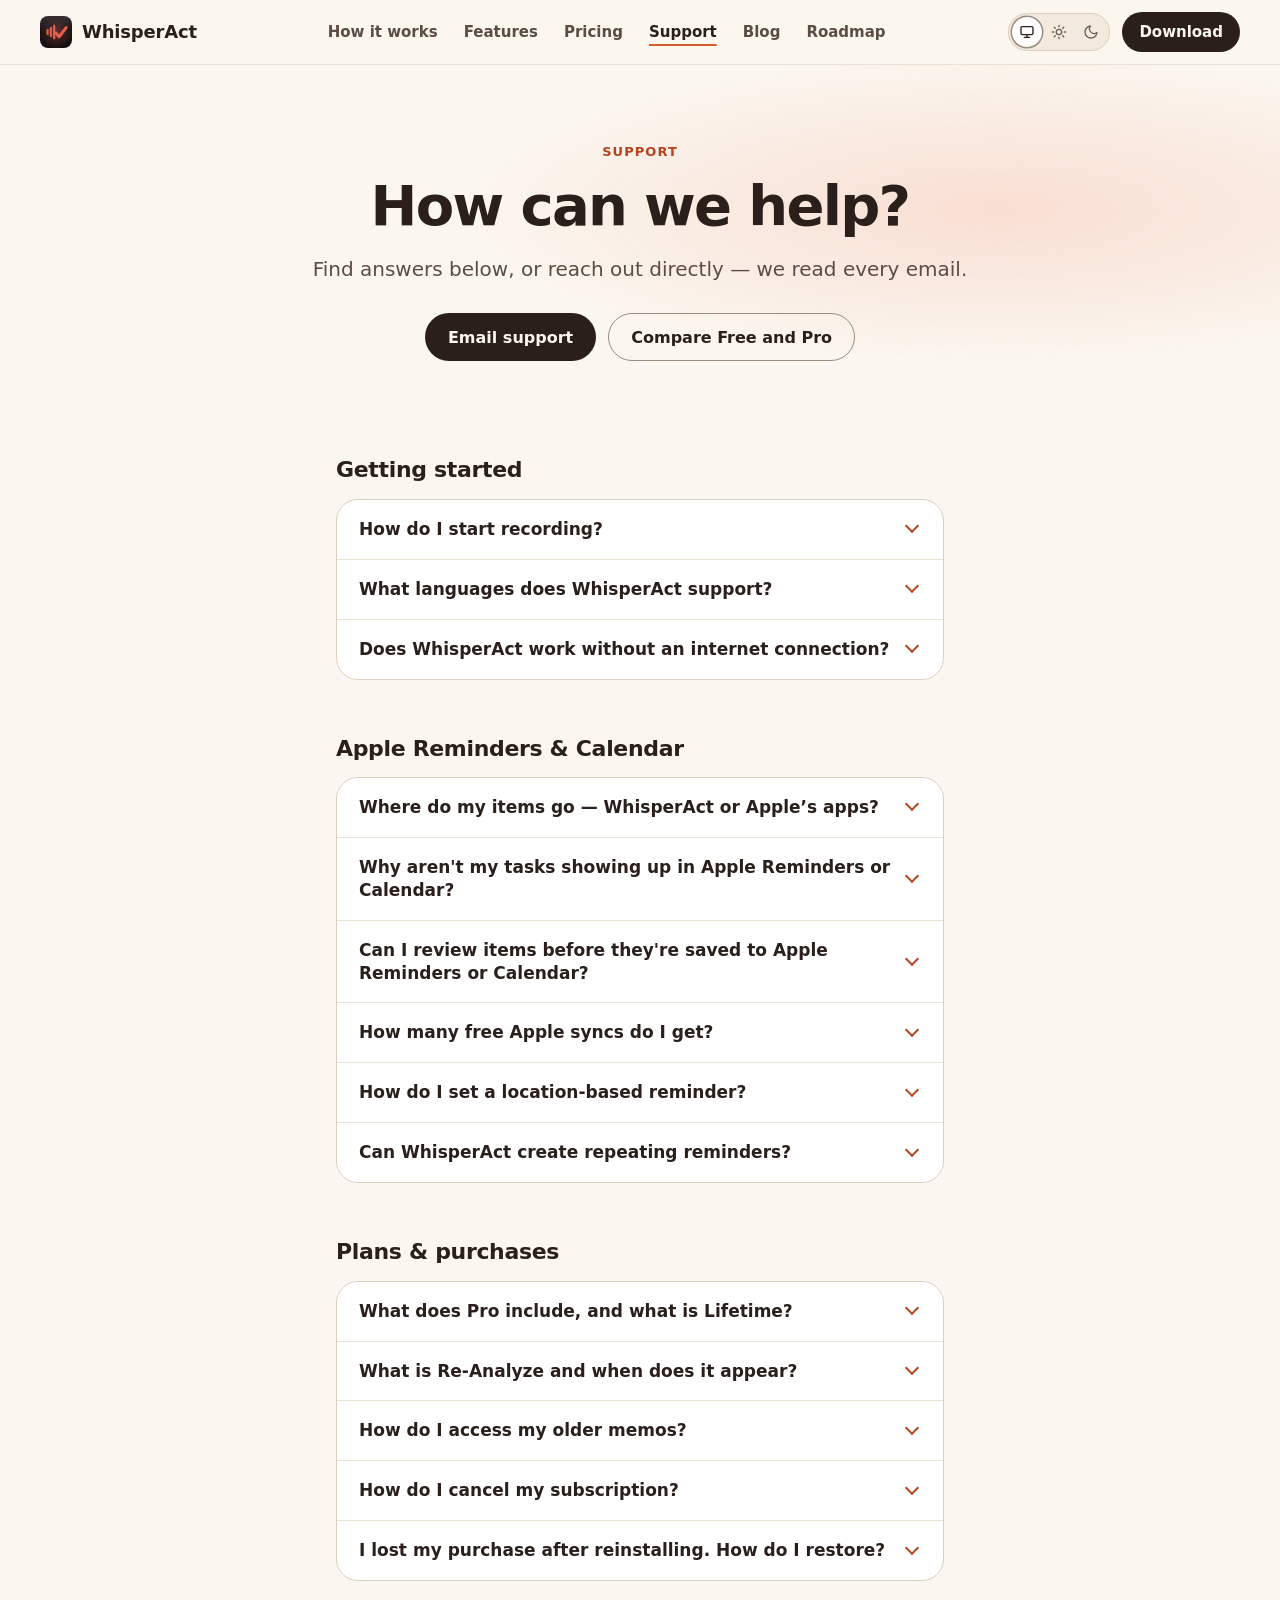
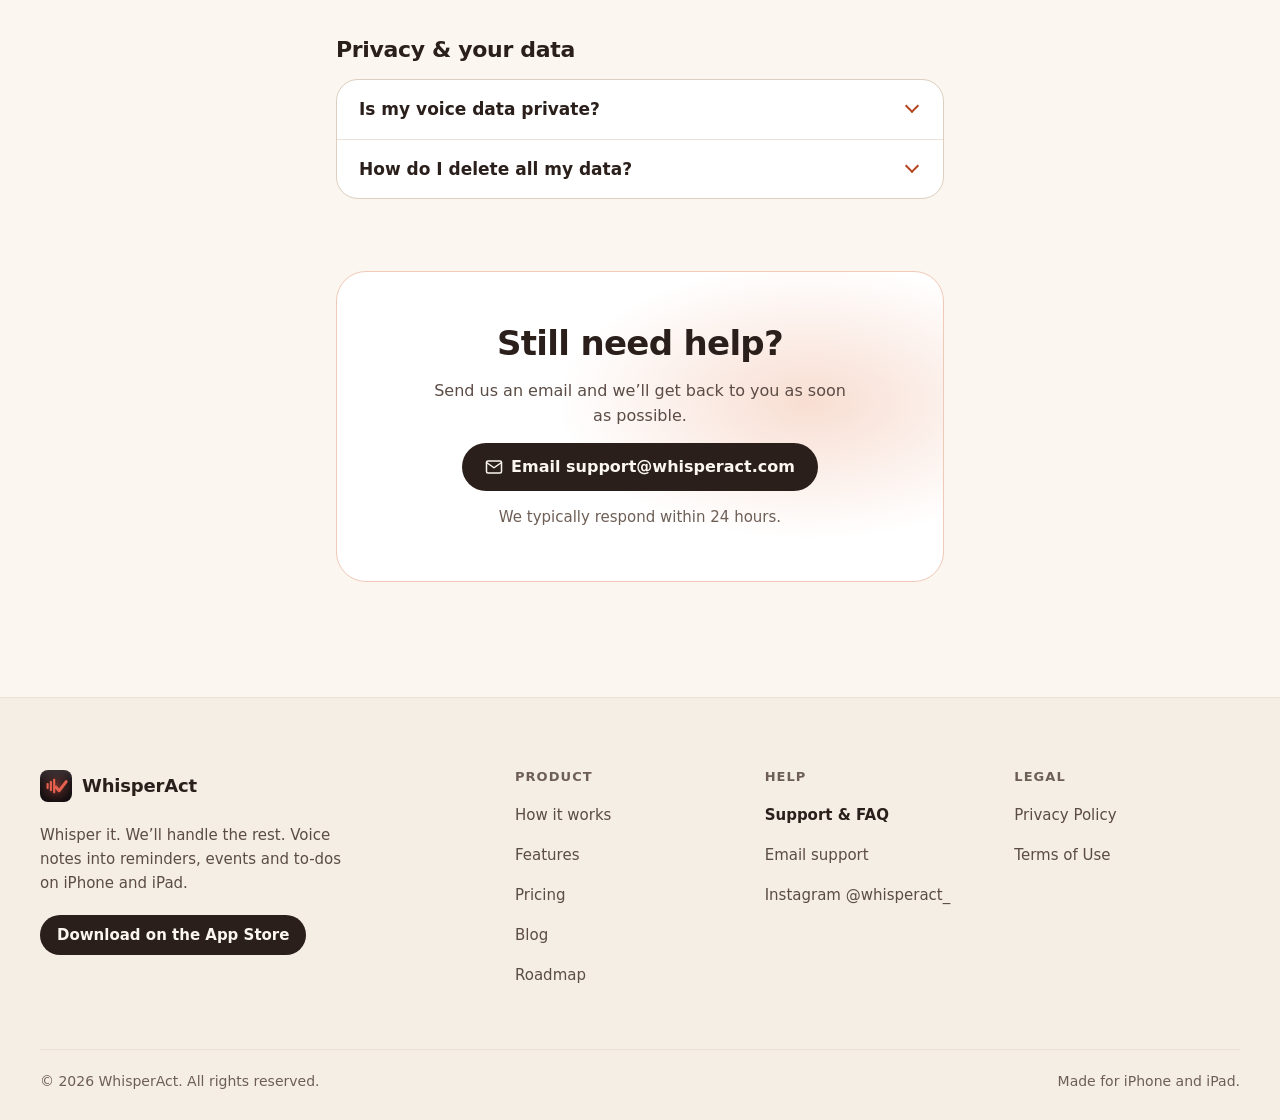
<file: support/index.html>
<!DOCTYPE html>
<html lang="en" class="no-js">
<head>
  <meta charset="UTF-8" />
  <meta name="viewport" content="width=device-width, initial-scale=1" />
  <title>Support · WhisperAct</title>
  <meta name="description" content="WhisperAct support and FAQ: recording and typing, languages, Apple Reminders and Calendar, plans and Lifetime, privacy, and your data." />
  <link rel="canonical" href="https://whisperact.com/support" />

  <!-- Icons / PWA -->
  <link rel="icon" href="/favicon.ico" sizes="any" />
  <link rel="icon" type="image/png" sizes="96x96" href="/favicon-96.png" />
  <link rel="icon" type="image/png" sizes="32x32" href="/favicon-32.png" />
  <link rel="apple-touch-icon" sizes="180x180" href="/apple-touch-icon.png" />
  <link rel="manifest" href="/site.webmanifest" />

  <!-- Appearance: follows the system unless the visitor picked one (stored by /menu.js) -->
  <meta name="color-scheme" content="light dark" />
  <meta name="theme-color" content="#fbf6ef" media="(prefers-color-scheme: light)" />
  <meta name="theme-color" content="#1f1c1a" media="(prefers-color-scheme: dark)" />
  <script>
    (function (d) {
      var r = d.documentElement;
      r.className = r.className.replace(/\bno-js\b/, "js");
      try {
        var t = localStorage.getItem("wa-theme");
        if (t === "light" || t === "dark") {
          r.setAttribute("data-theme", t);
          r.style.colorScheme = t;
          var m = d.querySelectorAll('meta[name="theme-color"]');
          for (var i = 0; i < m.length; i++) m[i].setAttribute("content", t === "dark" ? "#1f1c1a" : "#fbf6ef");
        }
      } catch (e) {}
    })(document);
  </script>
  <link rel="stylesheet" href="/site.css" />
  <script src="/menu.js" defer onerror="document.documentElement.classList.remove('js')"></script>

  <!-- Open Graph -->
  <meta property="og:type" content="website" />
  <meta property="og:site_name" content="WhisperAct" />
  <meta property="og:locale" content="en_US" />
  <meta property="og:url" content="https://whisperact.com/support" />
  <meta property="og:title" content="Support · WhisperAct" />
  <meta property="og:description" content="WhisperAct support and FAQ: recording and typing, languages, Apple Reminders and Calendar, plans and Lifetime, privacy, and your data." />
  <meta property="og:image" content="https://whisperact.com/og.png" />
  <meta name="twitter:card" content="summary_large_image" />
  <meta name="twitter:title" content="Support · WhisperAct" />
  <meta name="twitter:description" content="WhisperAct support and FAQ: recording and typing, languages, Apple Reminders and Calendar, plans and Lifetime, privacy, and your data." />
  <meta name="twitter:image" content="https://whisperact.com/og.png" />

  <!-- FAQ structured data: keep in step with the visible answers below -->
  <script type="application/ld+json">
  {
    "@context": "https://schema.org",
    "@type": "FAQPage",
    "mainEntity": [
      {
        "@type": "Question",
        "name": "How do I start recording?",
        "acceptedAnswer": {
          "@type": "Answer",
          "text": "Tap the microphone button at the bottom of the screen to open the recorder, then tap the mic and speak naturally. The first time, WhisperAct asks for access to the microphone and, for English, speech recognition. Tap stop when you’re done: free recordings can be up to 2 minutes, and Pro recordings up to 20 minutes. WhisperAct then shows the items it found so you can review them. Prefer typing? Tap Type a memo instead on the recording screen. You can also start a memo from the WhisperAct Today widget, Control Center, Siri or the Action Button."
        }
      },
      {
        "@type": "Question",
        "name": "What languages does WhisperAct support?",
        "acceptedAnswer": {
          "@type": "Answer",
          "text": "You can record in 15 languages: English, Urdu (اردو), Arabic (العربية), Spanish, French, Portuguese, German, Greek (Ελληνικά), Turkish, Russian, Indonesian, Italian, Polish, Korean and Japanese (日本語). Choose the language with the language button (for example EN) at the top of the recording screen before you record. English is transcribed by Apple’s speech recognition, on-device on supported devices. The other languages are transcribed online by Groq, so they need an internet connection. Tasks, reminders and event titles come back in the language you spoke, with any English words you mixed in kept as you said them. The app’s own screens are in English and Spanish."
        }
      },
      {
        "@type": "Question",
        "name": "Does WhisperAct work without an internet connection?",
        "acceptedAnswer": {
          "@type": "Answer",
          "text": "Partly. Recording in English works offline on iPhones and iPads that support Apple’s on-device speech recognition; on other devices, English recording needs a connection. Recording in any other language always needs a connection. Typed memos work offline. Offline, items are found on your device — by Apple Intelligence for English where it’s available, otherwise by a built-in basic engine — so results can be simpler. You can Re-Analyze the memo with Cloud AI once you’re back online. With Pro, iCloud sync catches up when you reconnect."
        }
      },
      {
        "@type": "Question",
        "name": "Where do my items go — WhisperAct or Apple’s apps?",
        "acceptedAnswer": {
          "@type": "Answer",
          "text": "Each capture has a destination, shown at the top of the review screen. With Apple apps selected — the default — reminders are saved to Apple Reminders and events to Apple Calendar. To-dos stay in WhisperAct unless you turn on Sync todos to Apple Reminders in Settings. Choose WhisperAct instead and the items stay in the app; you can send any of them to Apple later from the item’s menu. You can change the default destination in Settings → Apple apps."
        }
      },
      {
        "@type": "Question",
        "name": "Why aren't my tasks showing up in Apple Reminders or Calendar?",
        "acceptedAnswer": {
          "@type": "Answer",
          "text": "First, check the destination: items saved to WhisperAct stay in the app until you sync them, and to-dos stay in WhisperAct unless Sync todos to Apple Reminders is on. On the free plan you can sync 7 items to Apple Reminders and 7 to Apple Calendar each month — two separate allowances that reset on the 1st. When one runs out, items of that type are kept in WhisperAct and you can sync them later from the item’s menu. Pro has no limit. WhisperAct also needs Full Access to Reminders and Calendars: in the iPhone Settings app, go to Privacy & Security → Reminders (or Calendars) and check that WhisperAct is set to Full Access."
        }
      },
      {
        "@type": "Question",
        "name": "Can I review items before they're saved to Apple Reminders or Calendar?",
        "acceptedAnswer": {
          "@type": "Answer",
          "text": "Yes — by default every capture opens for review first. You can edit the title, switch an item between to-do, reminder and event, change the date, add an item it missed, or leave one out. If a date is vague, WhisperAct asks which day you meant. Nothing is written to Apple Reminders or Apple Calendar until you confirm. After you’ve reviewed several captures, WhisperAct offers auto-save for clear items, so confident captures save straight away while anything unclear still opens for review. You can turn it on or off any time in Settings → Apple apps → Auto-save clear items."
        }
      },
      {
        "@type": "Question",
        "name": "How many free Apple syncs do I get?",
        "acceptedAnswer": {
          "@type": "Answer",
          "text": "The free plan includes 7 syncs to Apple Reminders and 7 syncs to Apple Calendar every month — tracked separately, so up to 14 Apple items in total. Each new reminder or event created in Apple uses one sync from its own allowance; editing an item that’s already in Apple doesn’t. Both reset at the start of each month. Pro has unlimited syncs. You can check your usage any time in Settings → Sync & Usage."
        }
      },
      {
        "@type": "Question",
        "name": "How do I set a location-based reminder?",
        "acceptedAnswer": {
          "@type": "Answer",
          "text": "Say something like “remind me to grab my prescription when I get to the pharmacy” and WhisperAct will offer a place instead of a time. You can also tap any reminder, choose “When I arrive or leave”, search for the place and set how close you need to be. Location reminders are a Pro feature. They are delivered through Apple Reminders, so they fire even when WhisperAct is closed. The alert may not appear the instant you arrive."
        }
      },
      {
        "@type": "Question",
        "name": "Can WhisperAct create repeating reminders?",
        "acceptedAnswer": {
          "@type": "Answer",
          "text": "Yes, and it is available on the free plan. Say “take my vitamins every morning at eight” or “submit my timesheet every Friday” and WhisperAct asks you to confirm the repeat, sets the first occurrence and rolls it forward each time you complete it. You can also add or edit a repeat manually on any dated item. For items synced to Apple, Pro additionally writes the repeat as a native recurring rule in Apple Reminders and Calendar, so it stays in sync there too."
        }
      },
      {
        "@type": "Question",
        "name": "What does Pro include, and what is Lifetime?",
        "acceptedAnswer": {
          "@type": "Answer",
          "text": "Pro removes the free limits — recordings up to 20 minutes, unlimited Apple syncs and Re-Analyze, and your full memo history — and adds iCloud sync across your iPhone and iPad, location reminders, a specific Reminders list or calendar of your choice, import from Apple Reminders, PDF and bulk export, and premium themes. Pro Monthly, Pro Yearly and Pro Lifetime all unlock the same features; Lifetime is a one-time purchase that never renews. On the US App Store they cost $2.99 a month, $24.99 a year or $99.99 once, as of October 21, 2026. The App Store shows the price for your country or region before you buy."
        }
      },
      {
        "@type": "Question",
        "name": "What is Re-Analyze and when does it appear?",
        "acceptedAnswer": {
          "@type": "Answer",
          "text": "Re-Analyze runs a memo’s saved transcript through Cloud AI again, without re-recording — useful when a memo was processed offline or on your device. Open the memo: when Re-Analyze is available, it appears at the top. It needs an internet connection. The free plan includes 7 Re-Analyses a month and Pro is unlimited. If a typed memo, or one recorded in a language other than English, came back with no items, a recovery Re-Analyze is offered that doesn’t count toward the monthly limit."
        }
      },
      {
        "@type": "Question",
        "name": "How do I access my older memos?",
        "acceptedAnswer": {
          "@type": "Answer",
          "text": "The free plan shows your 7 most recent memos. Older memos stay on your device but appear locked, and upgrading to Pro unlocks your full history without any data loss. On the free plan, memos are stored only on this device, so deleting the app removes them."
        }
      },
      {
        "@type": "Question",
        "name": "How do I cancel my subscription?",
        "acceptedAnswer": {
          "@type": "Answer",
          "text": "Open the Settings app on your iPhone → tap your name → Subscriptions → WhisperAct → Cancel Subscription. In WhisperAct you can also open Settings and tap Manage Subscription on your plan. Pro stays active until the end of the period you’ve paid for. Pro Lifetime is a one-time purchase, so there’s nothing to cancel."
        }
      },
      {
        "@type": "Question",
        "name": "I lost my purchase after reinstalling. How do I restore?",
        "acceptedAnswer": {
          "@type": "Answer",
          "text": "Open WhisperAct, go to Settings and tap Restore Purchases (it’s also on the upgrade screen). Your purchase is restored as long as you’re signed in with the same Apple Account you used to buy it. If that doesn’t work, please contact us."
        }
      },
      {
        "@type": "Question",
        "name": "Is my voice data private?",
        "acceptedAnswer": {
          "@type": "Answer",
          "text": "WhisperAct has no account system and no servers of its own for your memos. English recordings are transcribed by Apple’s speech recognition — on-device on supported iOS 26 devices, otherwise by Apple’s speech servers, which WhisperAct doesn’t see. Recordings in other languages are sent to Groq for transcription; WhisperAct has turned on Groq’s Zero Data Retention setting. The recording itself is deleted once it has been transcribed. When you’re online, the text of your memo — not the audio — is sent to OpenAI to find tasks, reminders and events, with Cerebras as a backup. These requests don’t include your name or Apple ID, but they do include what you said or typed. OpenAI may keep abuse-monitoring logs for up to 30 days; Cerebras states that it doesn’t retain requests. See our Privacy Policy for full details."
        }
      },
      {
        "@type": "Question",
        "name": "How do I delete all my data?",
        "acceptedAnswer": {
          "@type": "Answer",
          "text": "Go to Settings inside WhisperAct and tap “Delete All Data”. This permanently removes all memos and tasks from your device and iCloud. This action cannot be undone."
        }
      }
    ]
  }
  </script>
</head>
<body>

<a class="skip-link" href="#main">Skip to content</a>

<header class="site-header">
  <div class="shell header-bar">
    <a class="brand" href="/">
      <img src="/icon-128.png" width="32" height="32" alt="" />
      <span>WhisperAct</span>
    </a>
    <button class="menu-toggle" type="button" aria-expanded="false" aria-controls="site-menu">
      <span class="menu-toggle-icon" aria-hidden="true"></span>
      <span class="sr-only">Menu</span>
    </button>
    <div class="site-menu" id="site-menu">
      <nav class="primary-nav" aria-label="Main">
        <ul>
          <li><a href="/#how">How it works</a></li>
          <li><a href="/#features">Features</a></li>
          <li><a href="/#pricing">Pricing</a></li>
          <li><a href="/support" aria-current="page">Support</a></li>
          <li><a href="/blog">Blog</a></li>
          <li><a href="/roadmap">Roadmap</a></li>
        </ul>
      </nav>
      <div class="header-actions">
        <fieldset class="theme-switch">
          <legend class="sr-only">Appearance</legend>
          <label class="theme-option" title="Match system appearance">
            <input type="radio" name="theme" value="system" checked />
            <span><svg viewBox="0 0 24 24" fill="none" stroke="currentColor" stroke-width="2" stroke-linecap="round" stroke-linejoin="round" aria-hidden="true"><rect x="3" y="4" width="18" height="12" rx="2"/><path d="M8 20h8M12 16v4"/></svg><span class="theme-label">System</span></span>
          </label>
          <label class="theme-option" title="Light appearance">
            <input type="radio" name="theme" value="light" />
            <span><svg viewBox="0 0 24 24" fill="none" stroke="currentColor" stroke-width="2" stroke-linecap="round" stroke-linejoin="round" aria-hidden="true"><circle cx="12" cy="12" r="4"/><path d="M12 2v2M12 20v2M4.93 4.93l1.41 1.41M17.66 17.66l1.41 1.41M2 12h2M20 12h2M4.93 19.07l1.41-1.41M17.66 6.34l1.41-1.41"/></svg><span class="theme-label">Light</span></span>
          </label>
          <label class="theme-option" title="Dark appearance">
            <input type="radio" name="theme" value="dark" />
            <span><svg viewBox="0 0 24 24" fill="none" stroke="currentColor" stroke-width="2" stroke-linecap="round" stroke-linejoin="round" aria-hidden="true"><path d="M21 12.8A9 9 0 1 1 11.2 3a7 7 0 0 0 9.8 9.8z"/></svg><span class="theme-label">Dark</span></span>
          </label>
        </fieldset>
        <a class="btn btn-primary btn-sm" href="https://apps.apple.com/us/app/whisperact-voice-task-planner/id6776684339" target="_blank" rel="noopener">Download<span class="sr-only"> WhisperAct on the App Store</span></a>
      </div>
    </div>
  </div>
</header>

<main id="main" tabindex="-1">

  <header class="page-header page-header--center">
    <div class="shell">
      <p class="eyebrow">Support</p>
      <h1>How can we help?</h1>
      <p class="page-lead">Find answers below, or reach out directly — we read every email.</p>
      <div class="support-actions">
        <a class="btn btn-primary" href="mailto:support@whisperact.com">Email support</a>
        <a class="btn btn-secondary" href="/#pricing">Compare Free and Pro</a>
      </div>
    </div>
  </header>

  <div class="shell section section--tight-top">
    <div class="support-layout">

      <section class="faq-group" aria-labelledby="faq-start">
        <h2 id="faq-start">Getting started</h2>
        <div class="faq-list">
          <details class="faq-item">
            <summary>How do I start recording?</summary>
            <div class="faq-answer">
              <p>Tap the microphone button at the bottom of the screen to open the recorder, then tap the mic and speak naturally. The first time, WhisperAct asks for access to the microphone and, for English, speech recognition. Tap stop when you’re done: free recordings can be up to 2 minutes, and Pro recordings up to 20 minutes. WhisperAct then shows the items it found so you can review them.</p>
              <p>Prefer typing? Tap <strong>Type a memo instead</strong> on the recording screen. You can also start a memo from the WhisperAct Today widget, Control Center, Siri or the Action Button.</p>
            </div>
          </details>

          <details class="faq-item">
            <summary>What languages does WhisperAct support?</summary>
            <div class="faq-answer">
              <p>You can record in 15 languages: English, Urdu (<bdi lang="ur">اردو</bdi>), Arabic (<bdi lang="ar">العربية</bdi>), Spanish, French, Portuguese, German, Greek (<span lang="el">Ελληνικά</span>), Turkish, Russian, Indonesian, Italian, Polish, Korean and Japanese (<span lang="ja">日本語</span>). Choose the language with the language button (for example <strong>EN</strong>) at the top of the recording screen before you record.</p>
              <p>English is transcribed by Apple’s speech recognition, on-device on supported devices. The other languages are transcribed online by Groq, so they need an internet connection. Tasks, reminders and event titles come back in the language you spoke, with any English words you mixed in kept as you said them. The app’s own screens are in English and Spanish.</p>
            </div>
          </details>

          <details class="faq-item">
            <summary>Does WhisperAct work without an internet connection?</summary>
            <div class="faq-answer">
              <p>Partly. Recording in English works offline on iPhones and iPads that support Apple’s on-device speech recognition; on other devices, English recording needs a connection. Recording in any other language always needs a connection. Typed memos work offline.</p>
              <p>Offline, items are found on your device — by Apple Intelligence for English where it’s available, otherwise by a built-in basic engine — so results can be simpler. You can Re-Analyze the memo with Cloud AI once you’re back online. With Pro, iCloud sync catches up when you reconnect.</p>
            </div>
          </details>
        </div>
      </section>

      <section class="faq-group" aria-labelledby="faq-apple">
        <h2 id="faq-apple">Apple Reminders &amp; Calendar</h2>
        <div class="faq-list">
          <details class="faq-item">
            <summary>Where do my items go — WhisperAct or Apple’s apps?</summary>
            <div class="faq-answer">
              <p>Each capture has a destination, shown at the top of the review screen. With <strong>Apple apps</strong> selected — the default — reminders are saved to Apple Reminders and events to Apple Calendar. To-dos stay in WhisperAct unless you turn on <strong>Sync todos to Apple Reminders</strong> in Settings.</p>
              <p>Choose <strong>WhisperAct</strong> instead and the items stay in the app; you can send any of them to Apple later from the item’s menu. You can change the default destination in <strong>Settings → Apple apps</strong>.</p>
            </div>
          </details>

          <details class="faq-item">
            <summary>Why aren't my tasks showing up in Apple Reminders or Calendar?</summary>
            <div class="faq-answer">
              <p>First, check the destination: items saved to WhisperAct stay in the app until you sync them, and to-dos stay in WhisperAct unless <strong>Sync todos to Apple Reminders</strong> is on.</p>
              <p>On the free plan you can sync <strong>7 items to Apple Reminders</strong> and <strong>7 to Apple Calendar</strong> each month — two separate allowances that reset on the 1st. When one runs out, items of that type are kept in WhisperAct and you can sync them later from the item’s menu. Pro has no limit.</p>
              <p>WhisperAct also needs Full Access to Reminders and Calendars: in the iPhone Settings app, go to <strong>Privacy &amp; Security → Reminders</strong> (or Calendars) and check that WhisperAct is set to <strong>Full Access</strong>.</p>
            </div>
          </details>

          <details class="faq-item">
            <summary>Can I review items before they're saved to Apple Reminders or Calendar?</summary>
            <div class="faq-answer">
              <p>Yes — by default every capture opens for review first. You can edit the title, switch an item between to-do, reminder and event, change the date, add an item it missed, or leave one out. If a date is vague, WhisperAct asks which day you meant. <strong>Nothing is written to Apple Reminders or Apple Calendar until you confirm.</strong></p>
              <p>After you’ve reviewed several captures, WhisperAct offers auto-save for clear items, so confident captures save straight away while anything unclear still opens for review. You can turn it on or off any time in <strong>Settings → Apple apps → Auto-save clear items</strong>.</p>
            </div>
          </details>

          <details class="faq-item">
            <summary>How many free Apple syncs do I get?</summary>
            <div class="faq-answer">
              <p>The free plan includes <strong>7 syncs to Apple Reminders</strong> and <strong>7 syncs to Apple Calendar</strong> every month — tracked separately, so up to <strong>14 Apple items</strong> in total. Each new reminder or event created in Apple uses one sync from its own allowance; editing an item that’s already in Apple doesn’t. Both reset at the start of each month.</p>
              <p>Pro has unlimited syncs. You can check your usage any time in <strong>Settings → Sync &amp; Usage</strong>.</p>
            </div>
          </details>

          <details class="faq-item">
            <summary>How do I set a location-based reminder?</summary>
            <div class="faq-answer">
              <p>Say something like <strong>“remind me to grab my prescription when I get to the pharmacy”</strong> and WhisperAct will offer a place instead of a time. You can also tap any reminder, choose <strong>“When I arrive or leave”</strong>, search for the place and set how close you need to be.</p>
              <p>Location reminders are a <strong>Pro</strong> feature. They are delivered through Apple Reminders, so they fire even when WhisperAct is closed. The alert may not appear the instant you arrive.</p>
            </div>
          </details>

          <details class="faq-item">
            <summary>Can WhisperAct create repeating reminders?</summary>
            <div class="faq-answer">
              <p>Yes, and it is available on the <strong>free</strong> plan. Say <strong>“take my vitamins every morning at eight”</strong> or <strong>“submit my timesheet every Friday”</strong> and WhisperAct asks you to confirm the repeat, sets the first occurrence and rolls it forward each time you complete it. You can also add or edit a repeat manually on any dated item.</p>
              <p>For items synced to Apple, Pro additionally writes the repeat as a native recurring rule in Apple Reminders and Calendar, so it stays in sync there too.</p>
            </div>
          </details>
        </div>
      </section>

      <section class="faq-group" aria-labelledby="faq-plans">
        <h2 id="faq-plans">Plans &amp; purchases</h2>
        <div class="faq-list">
          <details class="faq-item">
            <summary>What does Pro include, and what is Lifetime?</summary>
            <div class="faq-answer">
              <p>Pro removes the free limits — recordings up to 20 minutes, unlimited Apple syncs and Re-Analyze, and your full memo history — and adds iCloud sync across your iPhone and iPad, location reminders, a specific Reminders list or calendar of your choice, import from Apple Reminders, PDF and bulk export, and premium themes.</p>
              <p>Pro Monthly, Pro Yearly and Pro Lifetime all unlock the same features; Lifetime is a one-time purchase that never renews. On the US App Store they cost $2.99 a month, $24.99 a year or $99.99 once, as of October 21, 2026. The App Store shows the price for your country or region before you buy.</p>
            </div>
          </details>

          <details class="faq-item">
            <summary>What is Re-Analyze and when does it appear?</summary>
            <div class="faq-answer">
              <p>Re-Analyze runs a memo’s saved transcript through Cloud AI again, without re-recording — useful when a memo was processed offline or on your device. Open the memo: when Re-Analyze is available, it appears at the top. It needs an internet connection.</p>
              <p>The free plan includes <strong>7 Re-Analyses a month</strong> and Pro is unlimited. If a typed memo, or one recorded in a language other than English, came back with no items, a recovery Re-Analyze is offered that doesn’t count toward the monthly limit.</p>
            </div>
          </details>

          <details class="faq-item">
            <summary>How do I access my older memos?</summary>
            <div class="faq-answer">
              <p>The free plan shows your 7 most recent memos. Older memos stay on your device but appear locked, and upgrading to Pro unlocks your full history without any data loss. On the free plan, memos are stored only on this device, so deleting the app removes them.</p>
            </div>
          </details>

          <details class="faq-item">
            <summary>How do I cancel my subscription?</summary>
            <div class="faq-answer">
              <p>Open the <strong>Settings app on your iPhone → tap your name → Subscriptions → WhisperAct → Cancel Subscription</strong>. In WhisperAct you can also open Settings and tap <strong>Manage Subscription</strong> on your plan. Pro stays active until the end of the period you’ve paid for. Pro Lifetime is a one-time purchase, so there’s nothing to cancel.</p>
            </div>
          </details>

          <details class="faq-item">
            <summary>I lost my purchase after reinstalling. How do I restore?</summary>
            <div class="faq-answer">
              <p>Open WhisperAct, go to Settings and tap <strong>Restore Purchases</strong> (it’s also on the upgrade screen). Your purchase is restored as long as you’re signed in with the same Apple Account you used to buy it. If that doesn’t work, please contact us.</p>
            </div>
          </details>
        </div>
      </section>

      <section class="faq-group" aria-labelledby="faq-privacy">
        <h2 id="faq-privacy">Privacy &amp; your data</h2>
        <div class="faq-list">
          <details class="faq-item">
            <summary>Is my voice data private?</summary>
            <div class="faq-answer">
              <p>WhisperAct has no account system and no servers of its own for your memos. English recordings are transcribed by Apple’s speech recognition — on-device on supported iOS 26 devices, otherwise by Apple’s speech servers, which WhisperAct doesn’t see. Recordings in other languages are sent to Groq for transcription; WhisperAct has turned on Groq’s Zero Data Retention setting. The recording itself is deleted once it has been transcribed.</p>
              <p>When you’re online, the text of your memo — not the audio — is sent to OpenAI to find tasks, reminders and events, with Cerebras as a backup. These requests don’t include your name or Apple ID, but they do include what you said or typed. OpenAI may keep abuse-monitoring logs for up to 30 days; Cerebras states that it doesn’t retain requests. See our <a href="/privacy">Privacy Policy</a> for full details.</p>
            </div>
          </details>

          <details class="faq-item">
            <summary>How do I delete all my data?</summary>
            <div class="faq-answer">
              <p>Go to <strong>Settings</strong> inside WhisperAct and tap <strong>“Delete All Data”</strong>. This permanently removes all memos and tasks from your device and iCloud. This action cannot be undone.</p>
            </div>
          </details>
        </div>
      </section>

      <section class="contact-card" aria-labelledby="contact-title">
        <h2 id="contact-title">Still need help?</h2>
        <p>Send us an email and we’ll get back to you as soon as possible.</p>
        <a class="btn btn-primary" href="mailto:support@whisperact.com">
          <svg viewBox="0 0 24 24" fill="none" stroke="currentColor" stroke-width="2" stroke-linecap="round" stroke-linejoin="round" aria-hidden="true"><path d="M4 4h16c1.1 0 2 .9 2 2v12c0 1.1-.9 2-2 2H4c-1.1 0-2-.9-2-2V6c0-1.1.9-2 2-2z"/><polyline points="22,6 12,13 2,6"/></svg>
          Email support@whisperact.com
        </a>
        <p class="response-note">We typically respond within 24 hours.</p>
      </section>

    </div>
  </div>

</main>

<footer class="site-footer">
  <div class="shell">
    <div class="footer-grid">
      <div class="footer-brand">
        <a class="brand" href="/">
          <img src="/icon-128.png" width="32" height="32" alt="" loading="lazy" decoding="async" />
          <span>WhisperAct</span>
        </a>
        <p>Whisper it. We’ll handle the rest. Voice notes into reminders, events and to-dos on iPhone and iPad.</p>
        <a class="btn btn-primary btn-sm" href="https://apps.apple.com/us/app/whisperact-voice-task-planner/id6776684339" target="_blank" rel="noopener">Download on the App Store</a>
      </div>
      <nav class="footer-nav" aria-label="Footer">
        <div>
          <h2>Product</h2>
          <ul>
            <li><a href="/#how">How it works</a></li>
            <li><a href="/#features">Features</a></li>
            <li><a href="/#pricing">Pricing</a></li>
            <li><a href="/blog">Blog</a></li>
            <li><a href="/roadmap">Roadmap</a></li>
          </ul>
        </div>
        <div>
          <h2>Help</h2>
          <ul>
            <li><a href="/support" aria-current="page">Support &amp; FAQ</a></li>
            <li><a href="mailto:support@whisperact.com">Email support</a></li>
            <li><a href="https://www.instagram.com/whisperact_/" target="_blank" rel="noopener">Instagram @whisperact_</a></li>
          </ul>
        </div>
        <div>
          <h2>Legal</h2>
          <ul>
            <li><a href="/privacy">Privacy Policy</a></li>
            <li><a href="/terms">Terms of Use</a></li>
          </ul>
        </div>
      </nav>
    </div>
    <div class="footer-base">
      <p>© 2026 WhisperAct. All rights reserved.</p>
      <p>Made for iPhone and iPad.</p>
    </div>
  </div>
</footer>

</body>
</html>
</file>
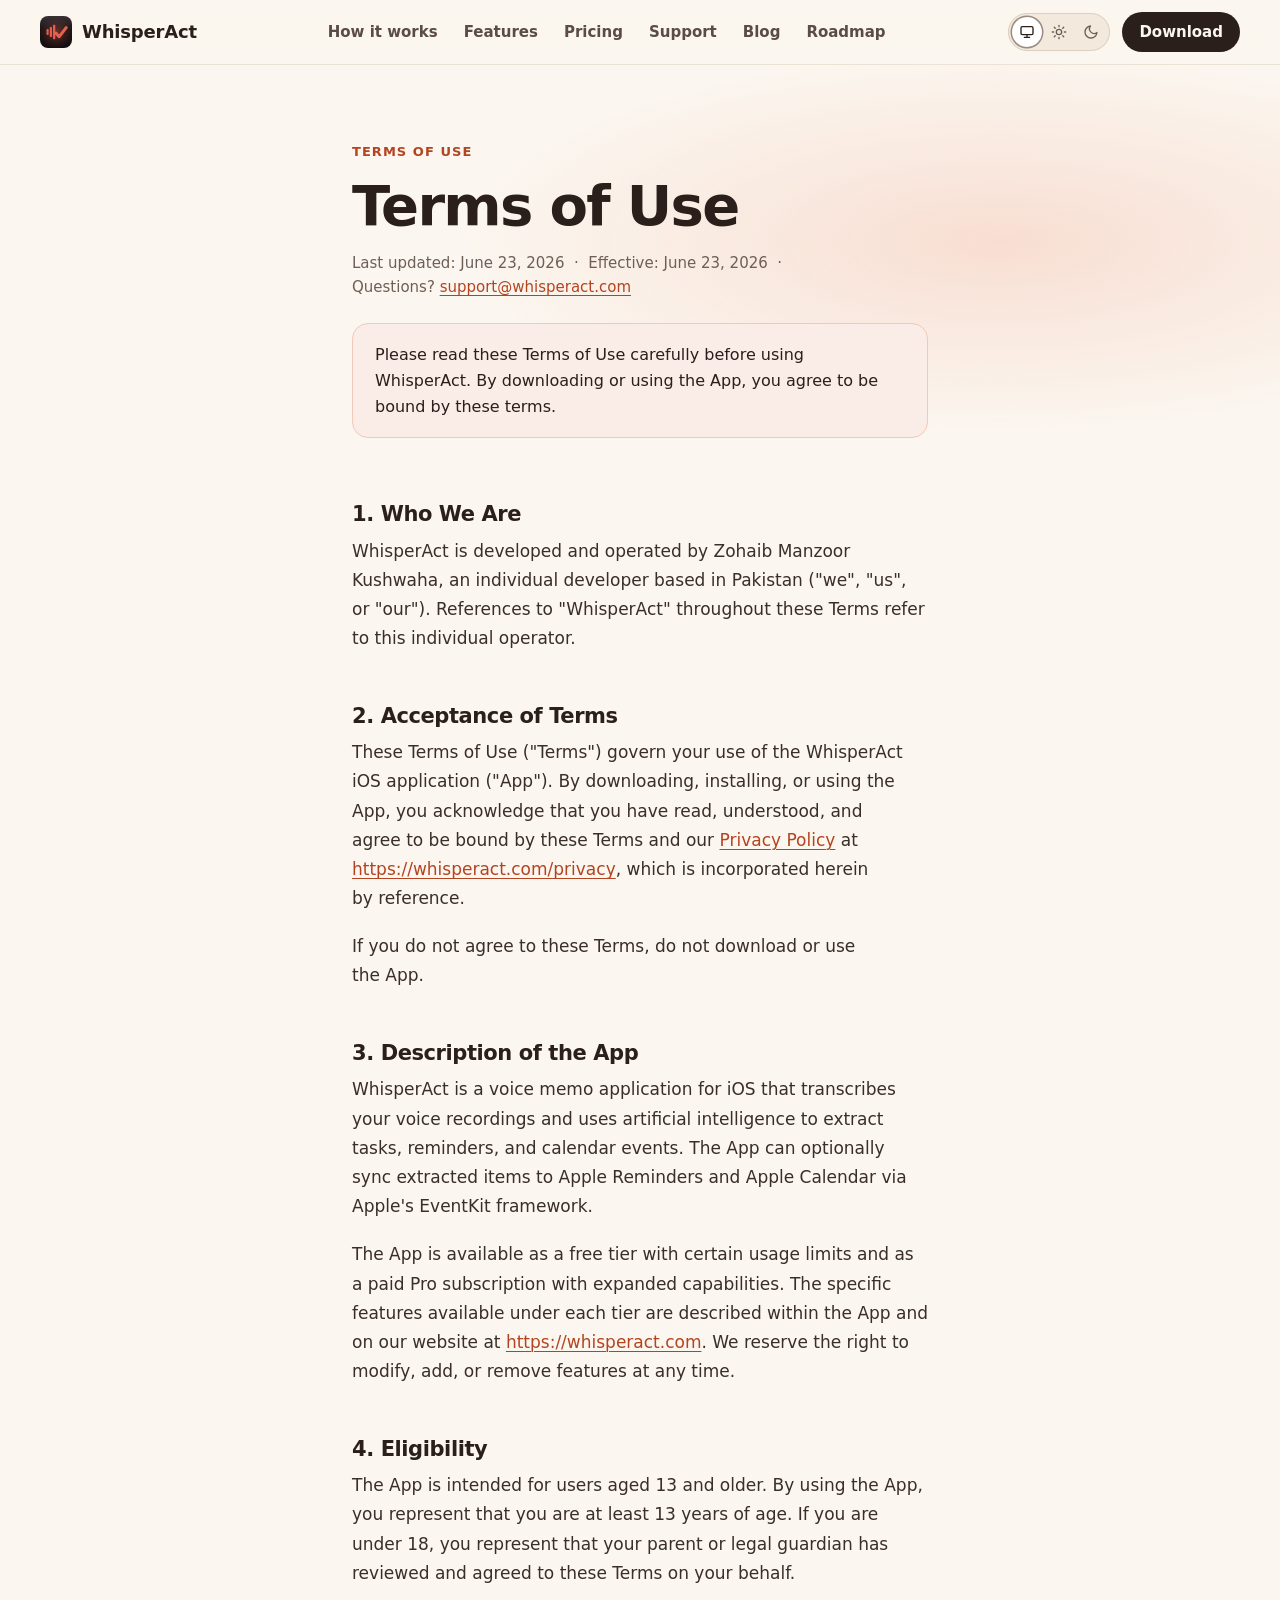
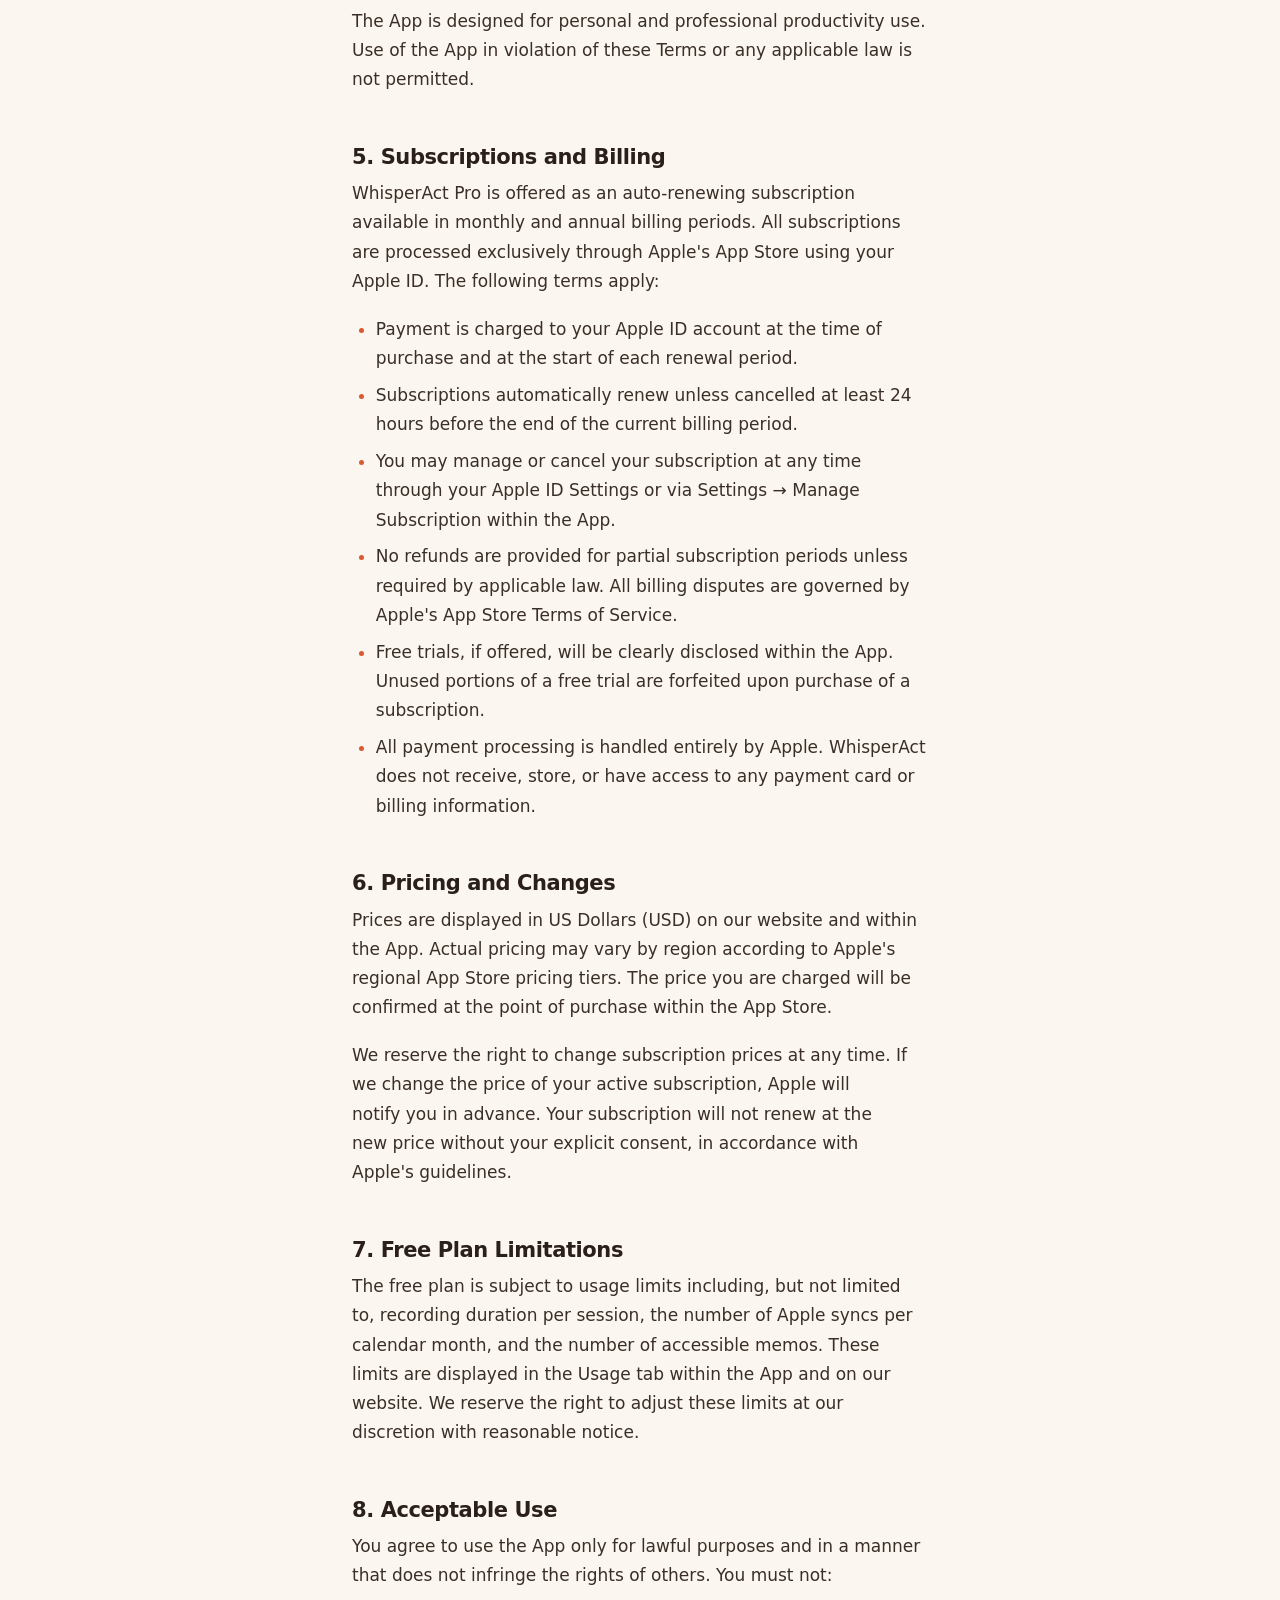
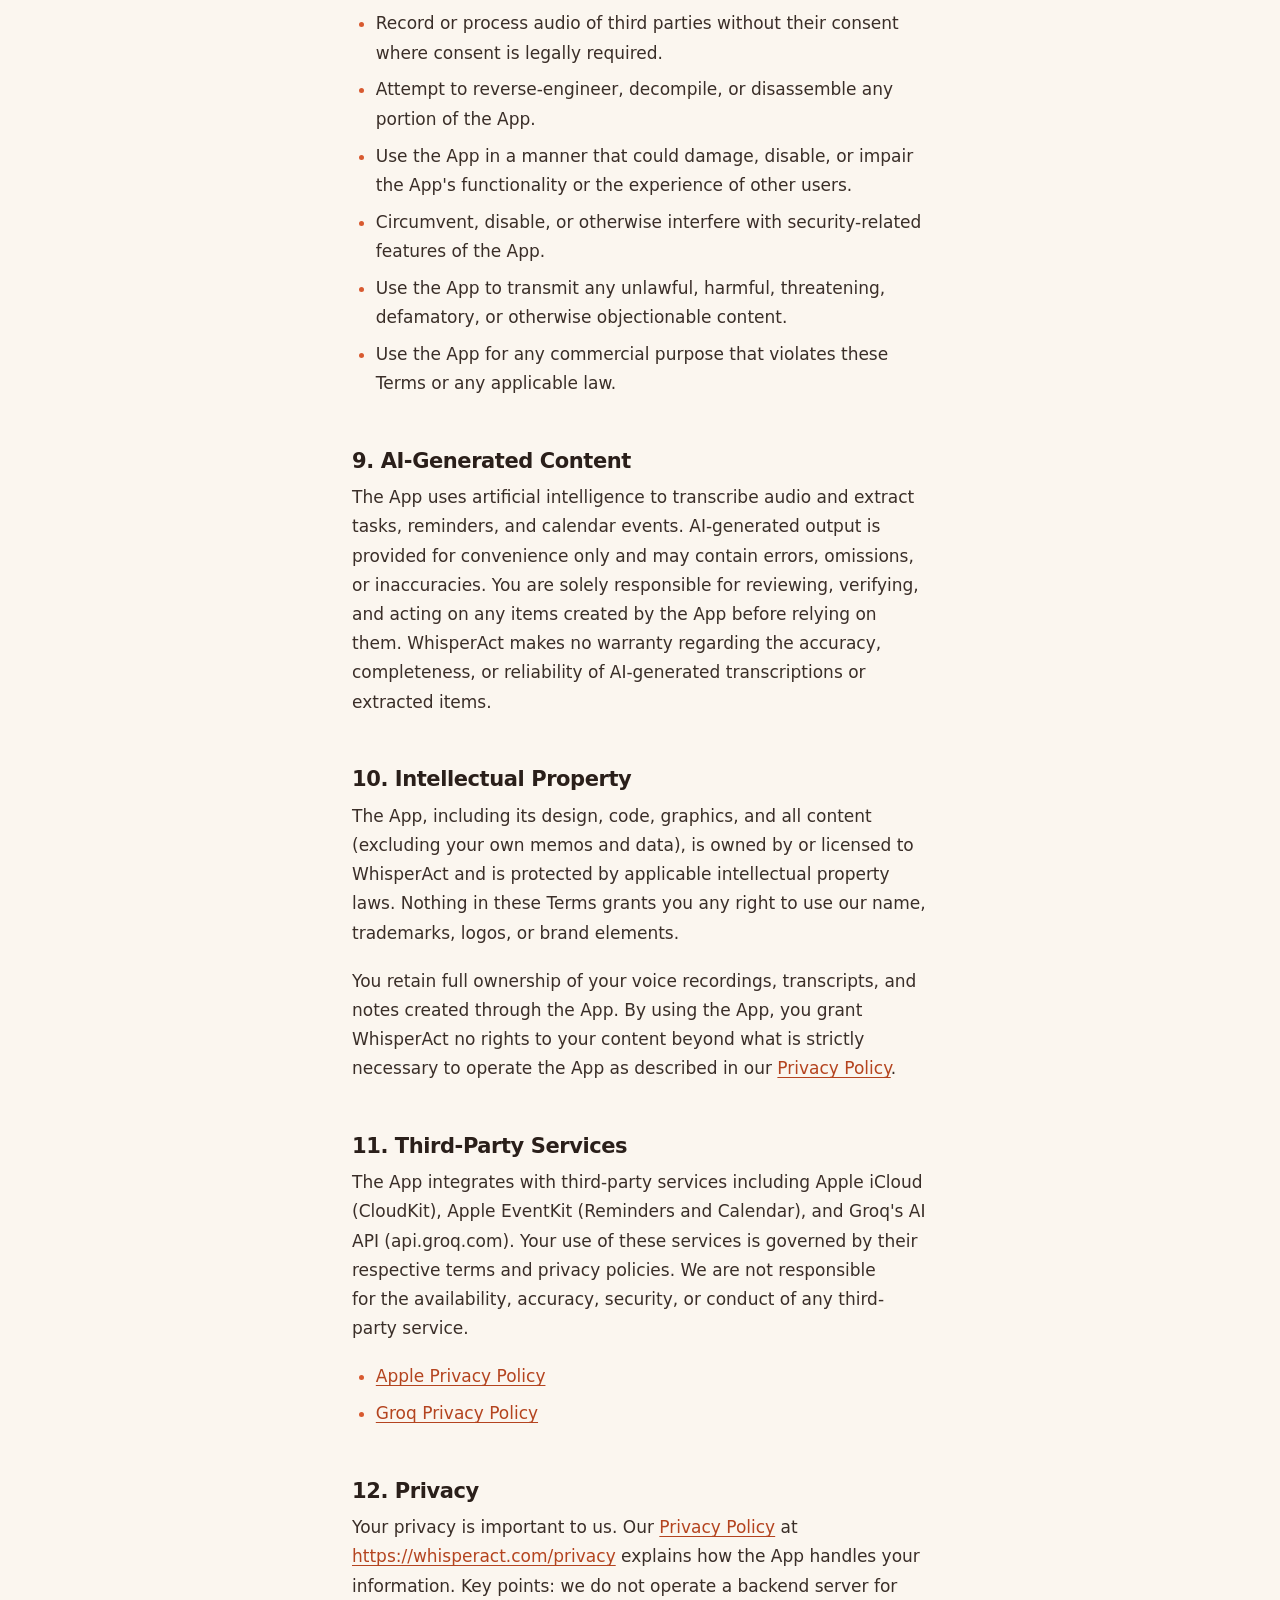
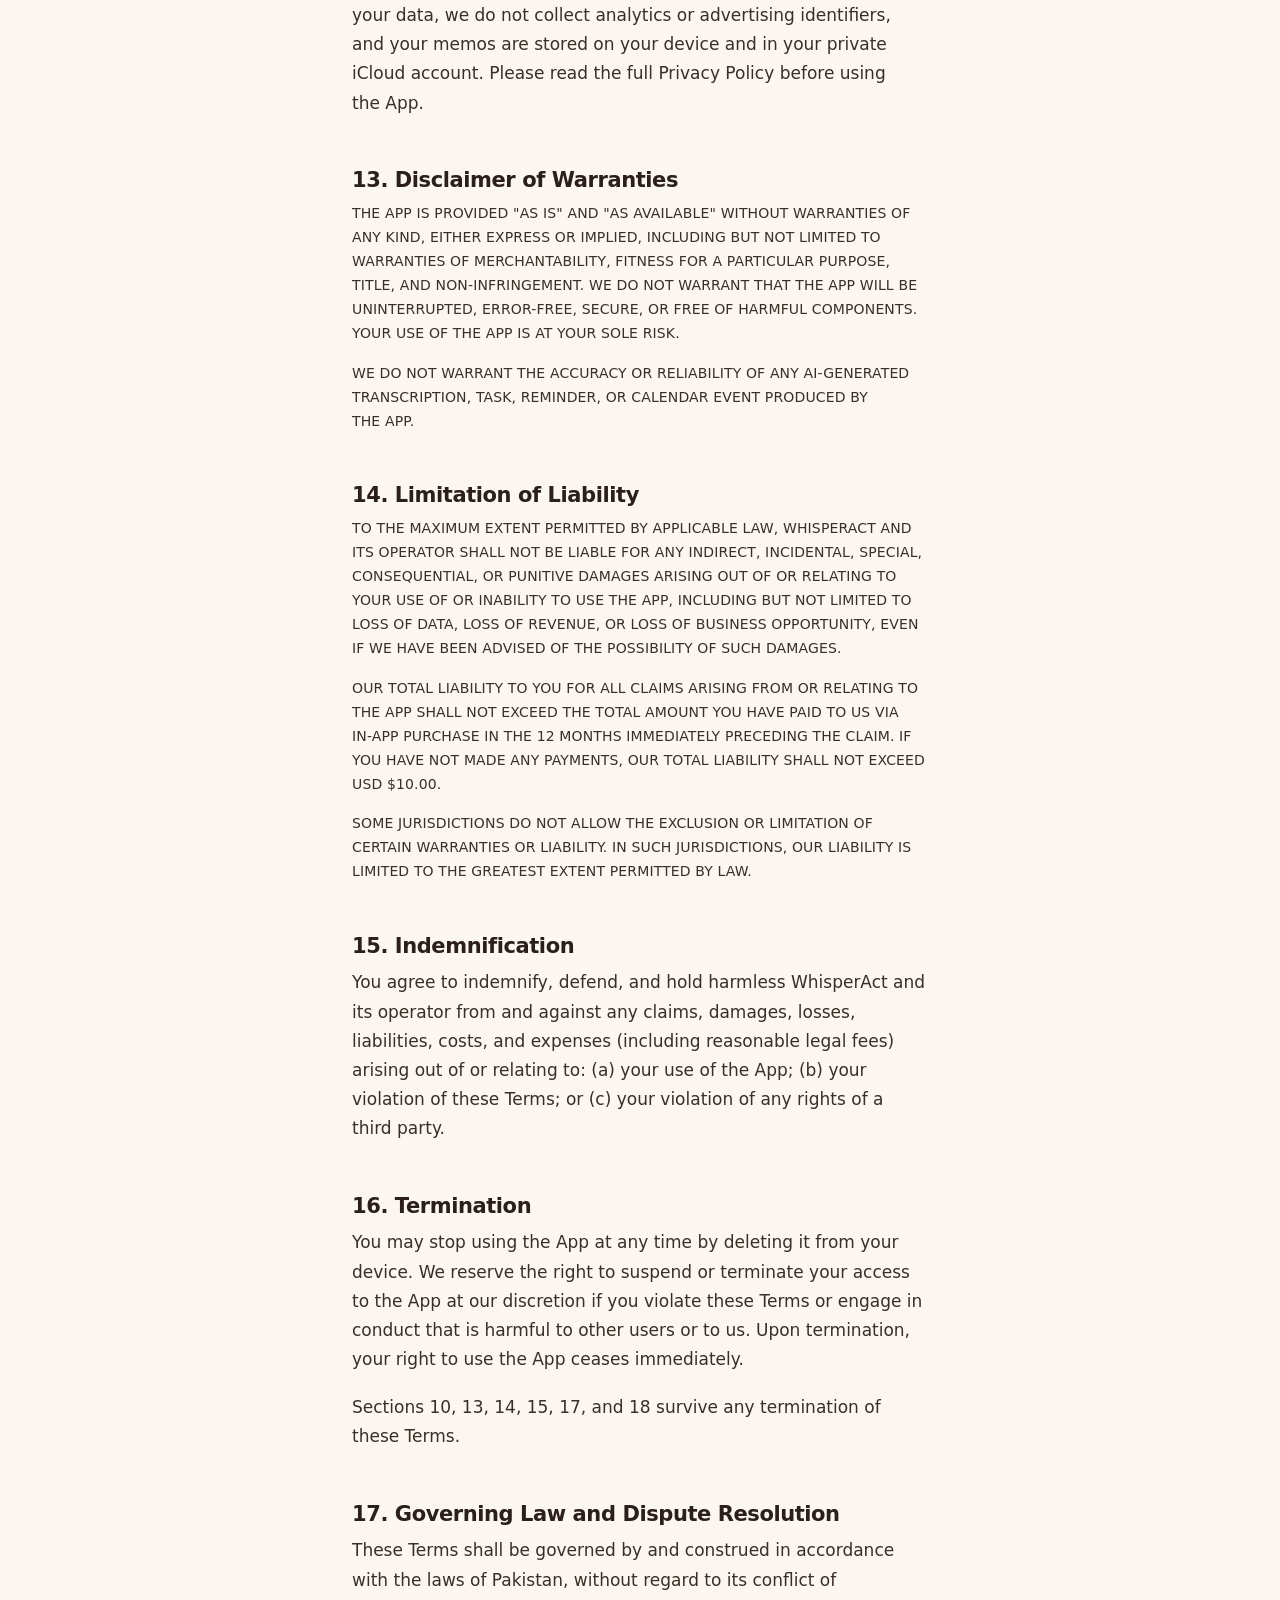
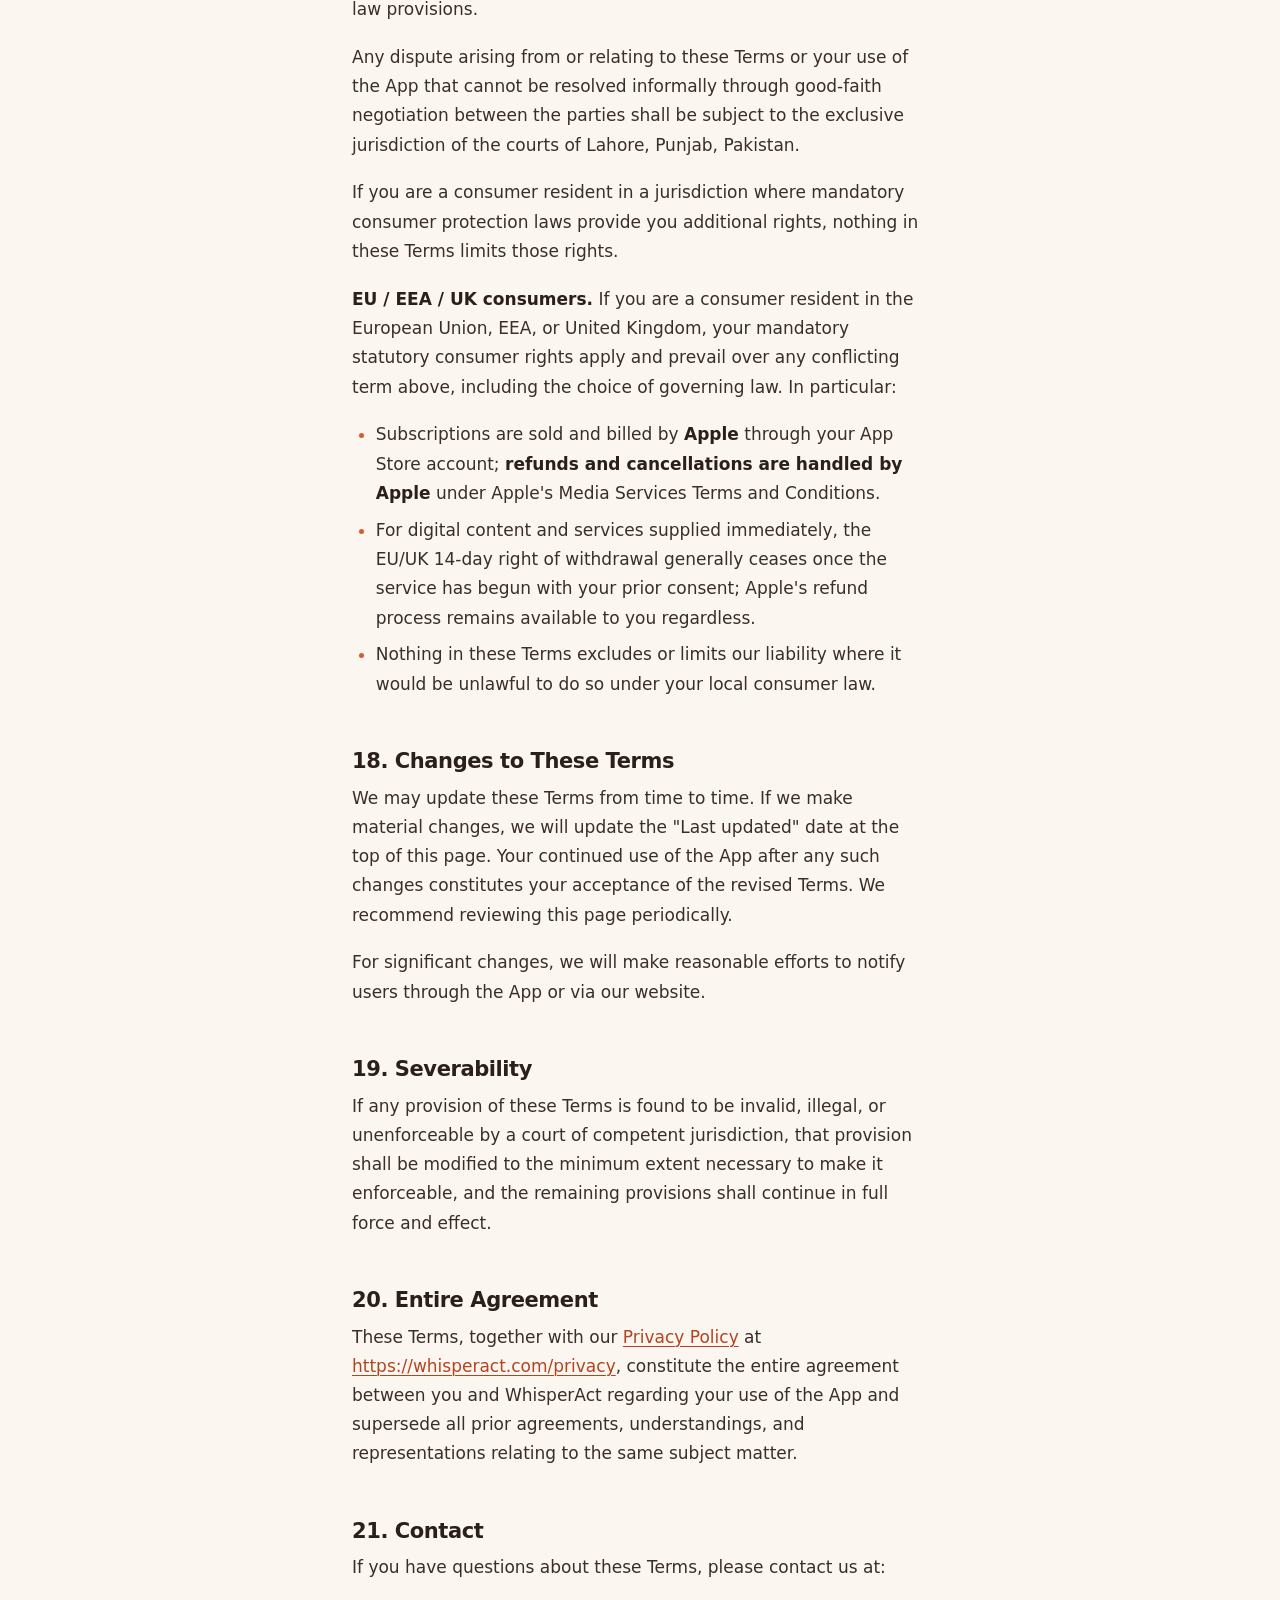
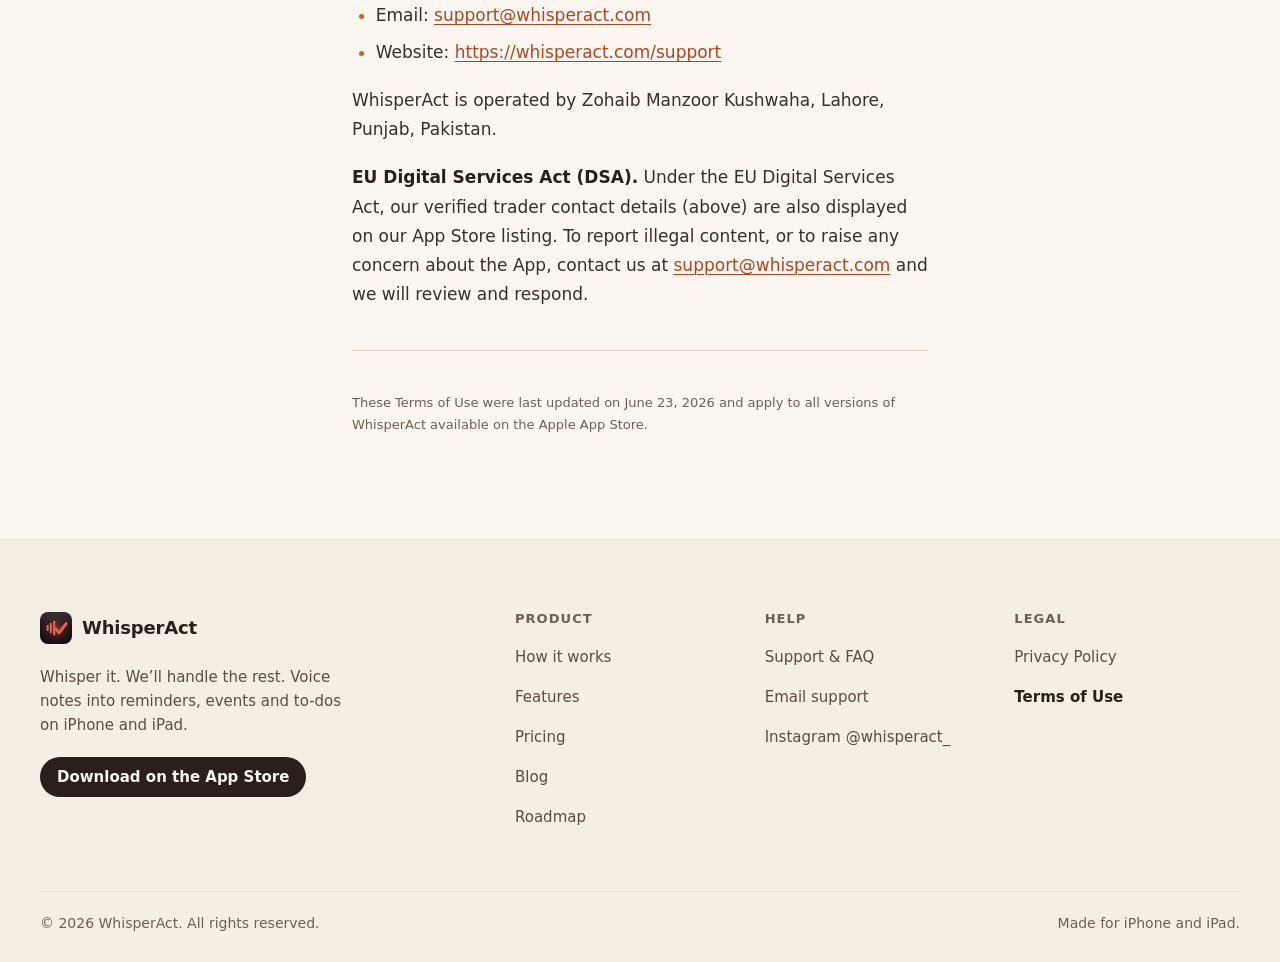
<file: terms/index.html>
<!DOCTYPE html>
<html lang="en" class="no-js">
<head>
  <meta charset="UTF-8" />
  <meta name="viewport" content="width=device-width, initial-scale=1" />
  <title>Terms of Use · WhisperAct</title>
  <meta name="description" content="WhisperAct Terms of Use. Read the terms that govern your use of the WhisperAct iOS application." />
  <link rel="canonical" href="https://whisperact.com/terms" />

  <!-- Icons / PWA -->
  <link rel="icon" href="/favicon.ico" sizes="any" />
  <link rel="icon" type="image/png" sizes="96x96" href="/favicon-96.png" />
  <link rel="icon" type="image/png" sizes="32x32" href="/favicon-32.png" />
  <link rel="apple-touch-icon" sizes="180x180" href="/apple-touch-icon.png" />
  <link rel="manifest" href="/site.webmanifest" />

  <!-- Appearance: follows the system unless the visitor picked one (stored by /menu.js) -->
  <meta name="color-scheme" content="light dark" />
  <meta name="theme-color" content="#fbf6ef" media="(prefers-color-scheme: light)" />
  <meta name="theme-color" content="#1f1c1a" media="(prefers-color-scheme: dark)" />
  <script>
    (function (d) {
      var r = d.documentElement;
      r.className = r.className.replace(/\bno-js\b/, "js");
      try {
        var t = localStorage.getItem("wa-theme");
        if (t === "light" || t === "dark") {
          r.setAttribute("data-theme", t);
          r.style.colorScheme = t;
          var m = d.querySelectorAll('meta[name="theme-color"]');
          for (var i = 0; i < m.length; i++) m[i].setAttribute("content", t === "dark" ? "#1f1c1a" : "#fbf6ef");
        }
      } catch (e) {}
    })(document);
  </script>
  <link rel="stylesheet" href="/site.css" />
  <script src="/menu.js" defer onerror="document.documentElement.classList.remove('js')"></script>

  <!-- Open Graph -->
  <meta property="og:type" content="website" />
  <meta property="og:site_name" content="WhisperAct" />
  <meta property="og:locale" content="en_US" />
  <meta property="og:url" content="https://whisperact.com/terms" />
  <meta property="og:title" content="Terms of Use · WhisperAct" />
  <meta property="og:description" content="WhisperAct Terms of Use. Read the terms that govern your use of the WhisperAct iOS application." />
  <meta property="og:image" content="https://whisperact.com/og.png" />
  <meta name="twitter:card" content="summary_large_image" />
  <meta name="twitter:title" content="Terms of Use · WhisperAct" />
  <meta name="twitter:description" content="WhisperAct Terms of Use. Read the terms that govern your use of the WhisperAct iOS application." />
  <meta name="twitter:image" content="https://whisperact.com/og.png" />
</head>
<body>

<a class="skip-link" href="#main">Skip to content</a>

<header class="site-header">
  <div class="shell header-bar">
    <a class="brand" href="/">
      <img src="/icon-128.png" width="32" height="32" alt="" />
      <span>WhisperAct</span>
    </a>
    <button class="menu-toggle" type="button" aria-expanded="false" aria-controls="site-menu">
      <span class="menu-toggle-icon" aria-hidden="true"></span>
      <span class="sr-only">Menu</span>
    </button>
    <div class="site-menu" id="site-menu">
      <nav class="primary-nav" aria-label="Main">
        <ul>
          <li><a href="/#how">How it works</a></li>
          <li><a href="/#features">Features</a></li>
          <li><a href="/#pricing">Pricing</a></li>
          <li><a href="/support">Support</a></li>
          <li><a href="/blog">Blog</a></li>
          <li><a href="/roadmap">Roadmap</a></li>
        </ul>
      </nav>
      <div class="header-actions">
        <fieldset class="theme-switch">
          <legend class="sr-only">Appearance</legend>
          <label class="theme-option" title="Match system appearance">
            <input type="radio" name="theme" value="system" checked />
            <span><svg viewBox="0 0 24 24" fill="none" stroke="currentColor" stroke-width="2" stroke-linecap="round" stroke-linejoin="round" aria-hidden="true"><rect x="3" y="4" width="18" height="12" rx="2"/><path d="M8 20h8M12 16v4"/></svg><span class="theme-label">System</span></span>
          </label>
          <label class="theme-option" title="Light appearance">
            <input type="radio" name="theme" value="light" />
            <span><svg viewBox="0 0 24 24" fill="none" stroke="currentColor" stroke-width="2" stroke-linecap="round" stroke-linejoin="round" aria-hidden="true"><circle cx="12" cy="12" r="4"/><path d="M12 2v2M12 20v2M4.93 4.93l1.41 1.41M17.66 17.66l1.41 1.41M2 12h2M20 12h2M4.93 19.07l1.41-1.41M17.66 6.34l1.41-1.41"/></svg><span class="theme-label">Light</span></span>
          </label>
          <label class="theme-option" title="Dark appearance">
            <input type="radio" name="theme" value="dark" />
            <span><svg viewBox="0 0 24 24" fill="none" stroke="currentColor" stroke-width="2" stroke-linecap="round" stroke-linejoin="round" aria-hidden="true"><path d="M21 12.8A9 9 0 1 1 11.2 3a7 7 0 0 0 9.8 9.8z"/></svg><span class="theme-label">Dark</span></span>
          </label>
        </fieldset>
        <a class="btn btn-primary btn-sm" href="https://apps.apple.com/us/app/whisperact-voice-task-planner/id6776684339" target="_blank" rel="noopener">Download<span class="sr-only"> WhisperAct on the App Store</span></a>
      </div>
    </div>
  </div>
</header>

<main id="main" tabindex="-1">

  <header class="page-header">
    <div class="shell">
      <div class="prose-column">
      <p class="page-badge">Terms of Use</p>
      <h1>Terms of Use</h1>
      <p class="page-meta">Last updated: June 23, 2026 &nbsp;·&nbsp; Effective: June 23, 2026 &nbsp;·&nbsp; Questions? <a href="mailto:support@whisperact.com">support@whisperact.com</a></p>
      <div class="lead-box">
        <p>Please read these Terms of Use carefully before using WhisperAct. By downloading or using the App, you agree to be bound by these terms.</p>
      </div>
      </div>
    </div>
  </header>

  <div class="shell article-body">
    <article class="prose legal">

      <h2>1. Who We Are</h2>
      <p>WhisperAct is developed and operated by Zohaib Manzoor Kushwaha, an individual developer based in Pakistan ("we", "us", or "our"). References to "WhisperAct" throughout these Terms refer to this individual operator.</p>

      <h2>2. Acceptance of Terms</h2>
      <p>These Terms of Use ("Terms") govern your use of the WhisperAct iOS application ("App"). By downloading, installing, or using the App, you acknowledge that you have read, understood, and agree to be bound by these Terms and our <a href="/privacy">Privacy Policy</a> at <a href="https://whisperact.com/privacy">https://whisperact.com/privacy</a>, which is incorporated herein by reference.</p>
      <p>If you do not agree to these Terms, do not download or use the App.</p>

      <h2>3. Description of the App</h2>
      <p>WhisperAct is a voice memo application for iOS that transcribes your voice recordings and uses artificial intelligence to extract tasks, reminders, and calendar events. The App can optionally sync extracted items to Apple Reminders and Apple Calendar via Apple's EventKit framework.</p>
      <p>The App is available as a free tier with certain usage limits and as a paid Pro subscription with expanded capabilities. The specific features available under each tier are described within the App and on our website at <a href="https://whisperact.com">https://whisperact.com</a>. We reserve the right to modify, add, or remove features at any time.</p>

      <h2>4. Eligibility</h2>
      <p>The App is intended for users aged 13 and older. By using the App, you represent that you are at least 13 years of age. If you are under 18, you represent that your parent or legal guardian has reviewed and agreed to these Terms on your behalf.</p>
      <p>The App is designed for personal and professional productivity use. Use of the App in violation of these Terms or any applicable law is not permitted.</p>

      <h2>5. Subscriptions and Billing</h2>
      <p>WhisperAct Pro is offered as an auto-renewing subscription available in monthly and annual billing periods. All subscriptions are processed exclusively through Apple's App Store using your Apple ID. The following terms apply:</p>
      <ul>
        <li>Payment is charged to your Apple ID account at the time of purchase and at the start of each renewal period.</li>
        <li>Subscriptions automatically renew unless cancelled at least 24 hours before the end of the current billing period.</li>
        <li>You may manage or cancel your subscription at any time through your Apple ID Settings or via Settings → Manage Subscription within the App.</li>
        <li>No refunds are provided for partial subscription periods unless required by applicable law. All billing disputes are governed by Apple's App Store Terms of Service.</li>
        <li>Free trials, if offered, will be clearly disclosed within the App. Unused portions of a free trial are forfeited upon purchase of a subscription.</li>
        <li>All payment processing is handled entirely by Apple. WhisperAct does not receive, store, or have access to any payment card or billing information.</li>
      </ul>

      <h2>6. Pricing and Changes</h2>
      <p>Prices are displayed in US Dollars (USD) on our website and within the App. Actual pricing may vary by region according to Apple's regional App Store pricing tiers. The price you are charged will be confirmed at the point of purchase within the App Store.</p>
      <p>We reserve the right to change subscription prices at any time. If we change the price of your active subscription, Apple will notify you in advance. Your subscription will not renew at the new price without your explicit consent, in accordance with Apple's guidelines.</p>

      <h2>7. Free Plan Limitations</h2>
      <p>The free plan is subject to usage limits including, but not limited to, recording duration per session, the number of Apple syncs per calendar month, and the number of accessible memos. These limits are displayed in the Usage tab within the App and on our website. We reserve the right to adjust these limits at our discretion with reasonable notice.</p>

      <h2>8. Acceptable Use</h2>
      <p>You agree to use the App only for lawful purposes and in a manner that does not infringe the rights of others. You must not:</p>
      <ul>
        <li>Record or process audio of third parties without their consent where consent is legally required.</li>
        <li>Attempt to reverse-engineer, decompile, or disassemble any portion of the App.</li>
        <li>Use the App in a manner that could damage, disable, or impair the App's functionality or the experience of other users.</li>
        <li>Circumvent, disable, or otherwise interfere with security-related features of the App.</li>
        <li>Use the App to transmit any unlawful, harmful, threatening, defamatory, or otherwise objectionable content.</li>
        <li>Use the App for any commercial purpose that violates these Terms or any applicable law.</li>
      </ul>

      <h2>9. AI-Generated Content</h2>
      <p>The App uses artificial intelligence to transcribe audio and extract tasks, reminders, and calendar events. AI-generated output is provided for convenience only and may contain errors, omissions, or inaccuracies. You are solely responsible for reviewing, verifying, and acting on any items created by the App before relying on them. WhisperAct makes no warranty regarding the accuracy, completeness, or reliability of AI-generated transcriptions or extracted items.</p>

      <h2>10. Intellectual Property</h2>
      <p>The App, including its design, code, graphics, and all content (excluding your own memos and data), is owned by or licensed to WhisperAct and is protected by applicable intellectual property laws. Nothing in these Terms grants you any right to use our name, trademarks, logos, or brand elements.</p>
      <p>You retain full ownership of your voice recordings, transcripts, and notes created through the App. By using the App, you grant WhisperAct no rights to your content beyond what is strictly necessary to operate the App as described in our <a href="/privacy">Privacy Policy</a>.</p>

      <h2>11. Third-Party Services</h2>
      <p>The App integrates with third-party services including Apple iCloud (CloudKit), Apple EventKit (Reminders and Calendar), and Groq's AI API (api.groq.com). Your use of these services is governed by their respective terms and privacy policies. We are not responsible for the availability, accuracy, security, or conduct of any third-party service.</p>
      <ul>
        <li><a href="https://www.apple.com/legal/privacy/" target="_blank" rel="noopener">Apple Privacy Policy</a></li>
        <li><a href="https://groq.com/privacy-policy/" target="_blank" rel="noopener">Groq Privacy Policy</a></li>
      </ul>

      <h2>12. Privacy</h2>
      <p>Your privacy is important to us. Our <a href="/privacy">Privacy Policy</a> at <a href="https://whisperact.com/privacy">https://whisperact.com/privacy</a> explains how the App handles your information. Key points: we do not operate a backend server for your data, we do not collect analytics or advertising identifiers, and your memos are stored on your device and in your private iCloud account. Please read the full Privacy Policy before using the App.</p>

      <h2>13. Disclaimer of Warranties</h2>
      <p class="legal-caps">THE APP IS PROVIDED "AS IS" AND "AS AVAILABLE" WITHOUT WARRANTIES OF ANY KIND, EITHER EXPRESS OR IMPLIED, INCLUDING BUT NOT LIMITED TO WARRANTIES OF MERCHANTABILITY, FITNESS FOR A PARTICULAR PURPOSE, TITLE, AND NON-INFRINGEMENT. WE DO NOT WARRANT THAT THE APP WILL BE UNINTERRUPTED, ERROR-FREE, SECURE, OR FREE OF HARMFUL COMPONENTS. YOUR USE OF THE APP IS AT YOUR SOLE RISK.</p>
      <p class="legal-caps">WE DO NOT WARRANT THE ACCURACY OR RELIABILITY OF ANY AI-GENERATED TRANSCRIPTION, TASK, REMINDER, OR CALENDAR EVENT PRODUCED BY THE APP.</p>

      <h2>14. Limitation of Liability</h2>
      <p class="legal-caps">TO THE MAXIMUM EXTENT PERMITTED BY APPLICABLE LAW, WHISPERACT AND ITS OPERATOR SHALL NOT BE LIABLE FOR ANY INDIRECT, INCIDENTAL, SPECIAL, CONSEQUENTIAL, OR PUNITIVE DAMAGES ARISING OUT OF OR RELATING TO YOUR USE OF OR INABILITY TO USE THE APP, INCLUDING BUT NOT LIMITED TO LOSS OF DATA, LOSS OF REVENUE, OR LOSS OF BUSINESS OPPORTUNITY, EVEN IF WE HAVE BEEN ADVISED OF THE POSSIBILITY OF SUCH DAMAGES.</p>
      <p class="legal-caps">OUR TOTAL LIABILITY TO YOU FOR ALL CLAIMS ARISING FROM OR RELATING TO THE APP SHALL NOT EXCEED THE TOTAL AMOUNT YOU HAVE PAID TO US VIA IN-APP PURCHASE IN THE 12 MONTHS IMMEDIATELY PRECEDING THE CLAIM. IF YOU HAVE NOT MADE ANY PAYMENTS, OUR TOTAL LIABILITY SHALL NOT EXCEED USD $10.00.</p>
      <p class="legal-caps">SOME JURISDICTIONS DO NOT ALLOW THE EXCLUSION OR LIMITATION OF CERTAIN WARRANTIES OR LIABILITY. IN SUCH JURISDICTIONS, OUR LIABILITY IS LIMITED TO THE GREATEST EXTENT PERMITTED BY LAW.</p>

      <h2>15. Indemnification</h2>
      <p>You agree to indemnify, defend, and hold harmless WhisperAct and its operator from and against any claims, damages, losses, liabilities, costs, and expenses (including reasonable legal fees) arising out of or relating to: (a) your use of the App; (b) your violation of these Terms; or (c) your violation of any rights of a third party.</p>

      <h2>16. Termination</h2>
      <p>You may stop using the App at any time by deleting it from your device. We reserve the right to suspend or terminate your access to the App at our discretion if you violate these Terms or engage in conduct that is harmful to other users or to us. Upon termination, your right to use the App ceases immediately.</p>
      <p>Sections 10, 13, 14, 15, 17, and 18 survive any termination of these Terms.</p>

      <h2>17. Governing Law and Dispute Resolution</h2>
      <p>These Terms shall be governed by and construed in accordance with the laws of Pakistan, without regard to its conflict of law provisions.</p>
      <p>Any dispute arising from or relating to these Terms or your use of the App that cannot be resolved informally through good-faith negotiation between the parties shall be subject to the exclusive jurisdiction of the courts of Lahore, Punjab, Pakistan.</p>
      <p>If you are a consumer resident in a jurisdiction where mandatory consumer protection laws provide you additional rights, nothing in these Terms limits those rights.</p>
      <p><strong>EU / EEA / UK consumers.</strong> If you are a consumer resident in the European Union, EEA, or United Kingdom, your mandatory statutory consumer rights apply and prevail over any conflicting term above, including the choice of governing law. In particular:</p>
      <ul>
        <li>Subscriptions are sold and billed by <strong>Apple</strong> through your App Store account; <strong>refunds and cancellations are handled by Apple</strong> under Apple's Media Services Terms and Conditions.</li>
        <li>For digital content and services supplied immediately, the EU/UK 14-day right of withdrawal generally ceases once the service has begun with your prior consent; Apple's refund process remains available to you regardless.</li>
        <li>Nothing in these Terms excludes or limits our liability where it would be unlawful to do so under your local consumer law.</li>
      </ul>

      <h2>18. Changes to These Terms</h2>
      <p>We may update these Terms from time to time. If we make material changes, we will update the "Last updated" date at the top of this page. Your continued use of the App after any such changes constitutes your acceptance of the revised Terms. We recommend reviewing this page periodically.</p>
      <p>For significant changes, we will make reasonable efforts to notify users through the App or via our website.</p>

      <h2>19. Severability</h2>
      <p>If any provision of these Terms is found to be invalid, illegal, or unenforceable by a court of competent jurisdiction, that provision shall be modified to the minimum extent necessary to make it enforceable, and the remaining provisions shall continue in full force and effect.</p>

      <h2>20. Entire Agreement</h2>
      <p>These Terms, together with our <a href="/privacy">Privacy Policy</a> at <a href="https://whisperact.com/privacy">https://whisperact.com/privacy</a>, constitute the entire agreement between you and WhisperAct regarding your use of the App and supersede all prior agreements, understandings, and representations relating to the same subject matter.</p>

      <h2>21. Contact</h2>
      <p>If you have questions about these Terms, please contact us at:</p>
      <ul>
        <li>Email: <a href="mailto:support@whisperact.com">support@whisperact.com</a></li>
        <li>Website: <a href="https://whisperact.com/support">https://whisperact.com/support</a></li>
      </ul>
      <p>WhisperAct is operated by Zohaib Manzoor Kushwaha, Lahore, Punjab, Pakistan.</p>
      <p><strong>EU Digital Services Act (DSA).</strong> Under the EU Digital Services Act, our verified trader contact details (above) are also displayed on our App Store listing. To report illegal content, or to raise any concern about the App, contact us at <a href="mailto:support@whisperact.com">support@whisperact.com</a> and we will review and respond.</p>

      <hr />

      <p style="font-size:13px; color: var(--text-3);">These Terms of Use were last updated on June 23, 2026 and apply to all versions of WhisperAct available on the Apple App Store.</p>

    </article>
  </div>

</main>

<footer class="site-footer">
  <div class="shell">
    <div class="footer-grid">
      <div class="footer-brand">
        <a class="brand" href="/">
          <img src="/icon-128.png" width="32" height="32" alt="" loading="lazy" decoding="async" />
          <span>WhisperAct</span>
        </a>
        <p>Whisper it. We’ll handle the rest. Voice notes into reminders, events and to-dos on iPhone and iPad.</p>
        <a class="btn btn-primary btn-sm" href="https://apps.apple.com/us/app/whisperact-voice-task-planner/id6776684339" target="_blank" rel="noopener">Download on the App Store</a>
      </div>
      <nav class="footer-nav" aria-label="Footer">
        <div>
          <h2>Product</h2>
          <ul>
            <li><a href="/#how">How it works</a></li>
            <li><a href="/#features">Features</a></li>
            <li><a href="/#pricing">Pricing</a></li>
            <li><a href="/blog">Blog</a></li>
            <li><a href="/roadmap">Roadmap</a></li>
          </ul>
        </div>
        <div>
          <h2>Help</h2>
          <ul>
            <li><a href="/support">Support &amp; FAQ</a></li>
            <li><a href="mailto:support@whisperact.com">Email support</a></li>
            <li><a href="https://www.instagram.com/whisperact_/" target="_blank" rel="noopener">Instagram @whisperact_</a></li>
          </ul>
        </div>
        <div>
          <h2>Legal</h2>
          <ul>
            <li><a href="/privacy">Privacy Policy</a></li>
            <li><a href="/terms" aria-current="page">Terms of Use</a></li>
          </ul>
        </div>
      </nav>
    </div>
    <div class="footer-base">
      <p>© 2026 WhisperAct. All rights reserved.</p>
      <p>Made for iPhone and iPad.</p>
    </div>
  </div>
</footer>

</body>
</html>
</file>
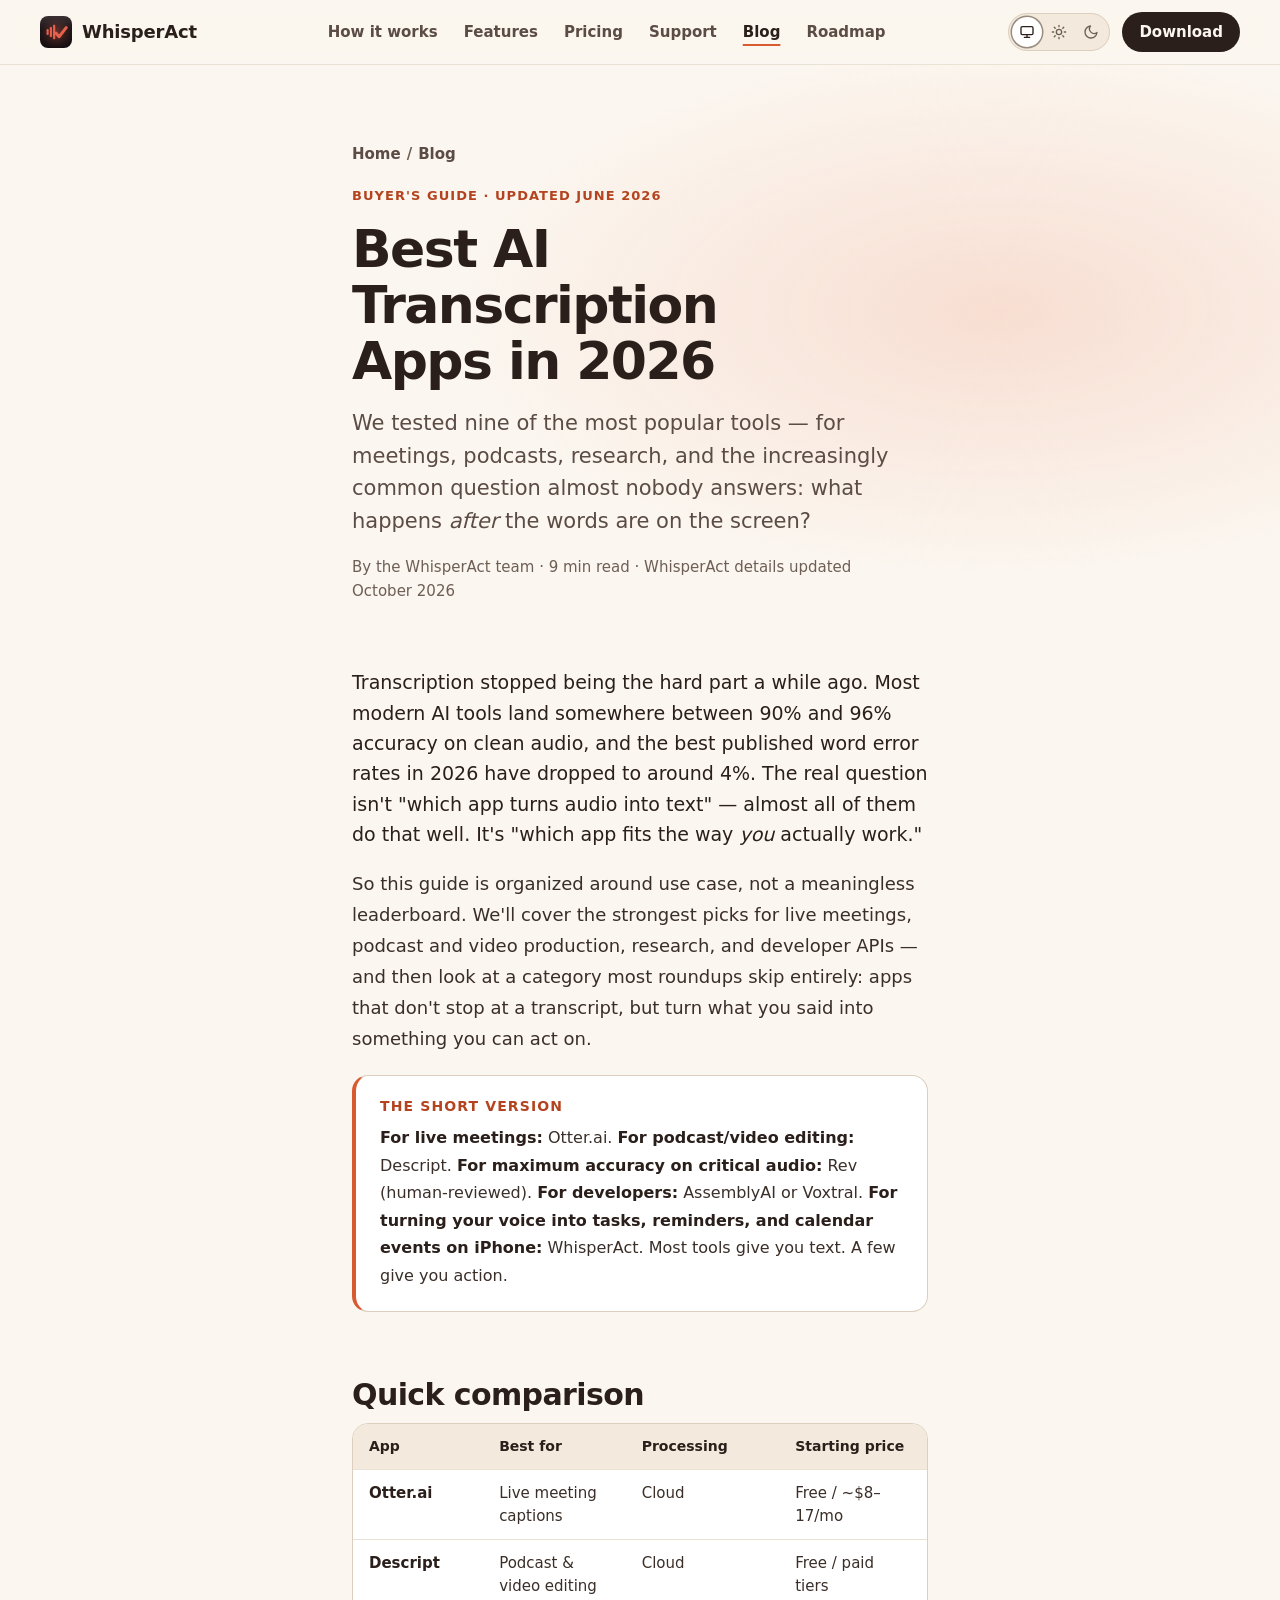
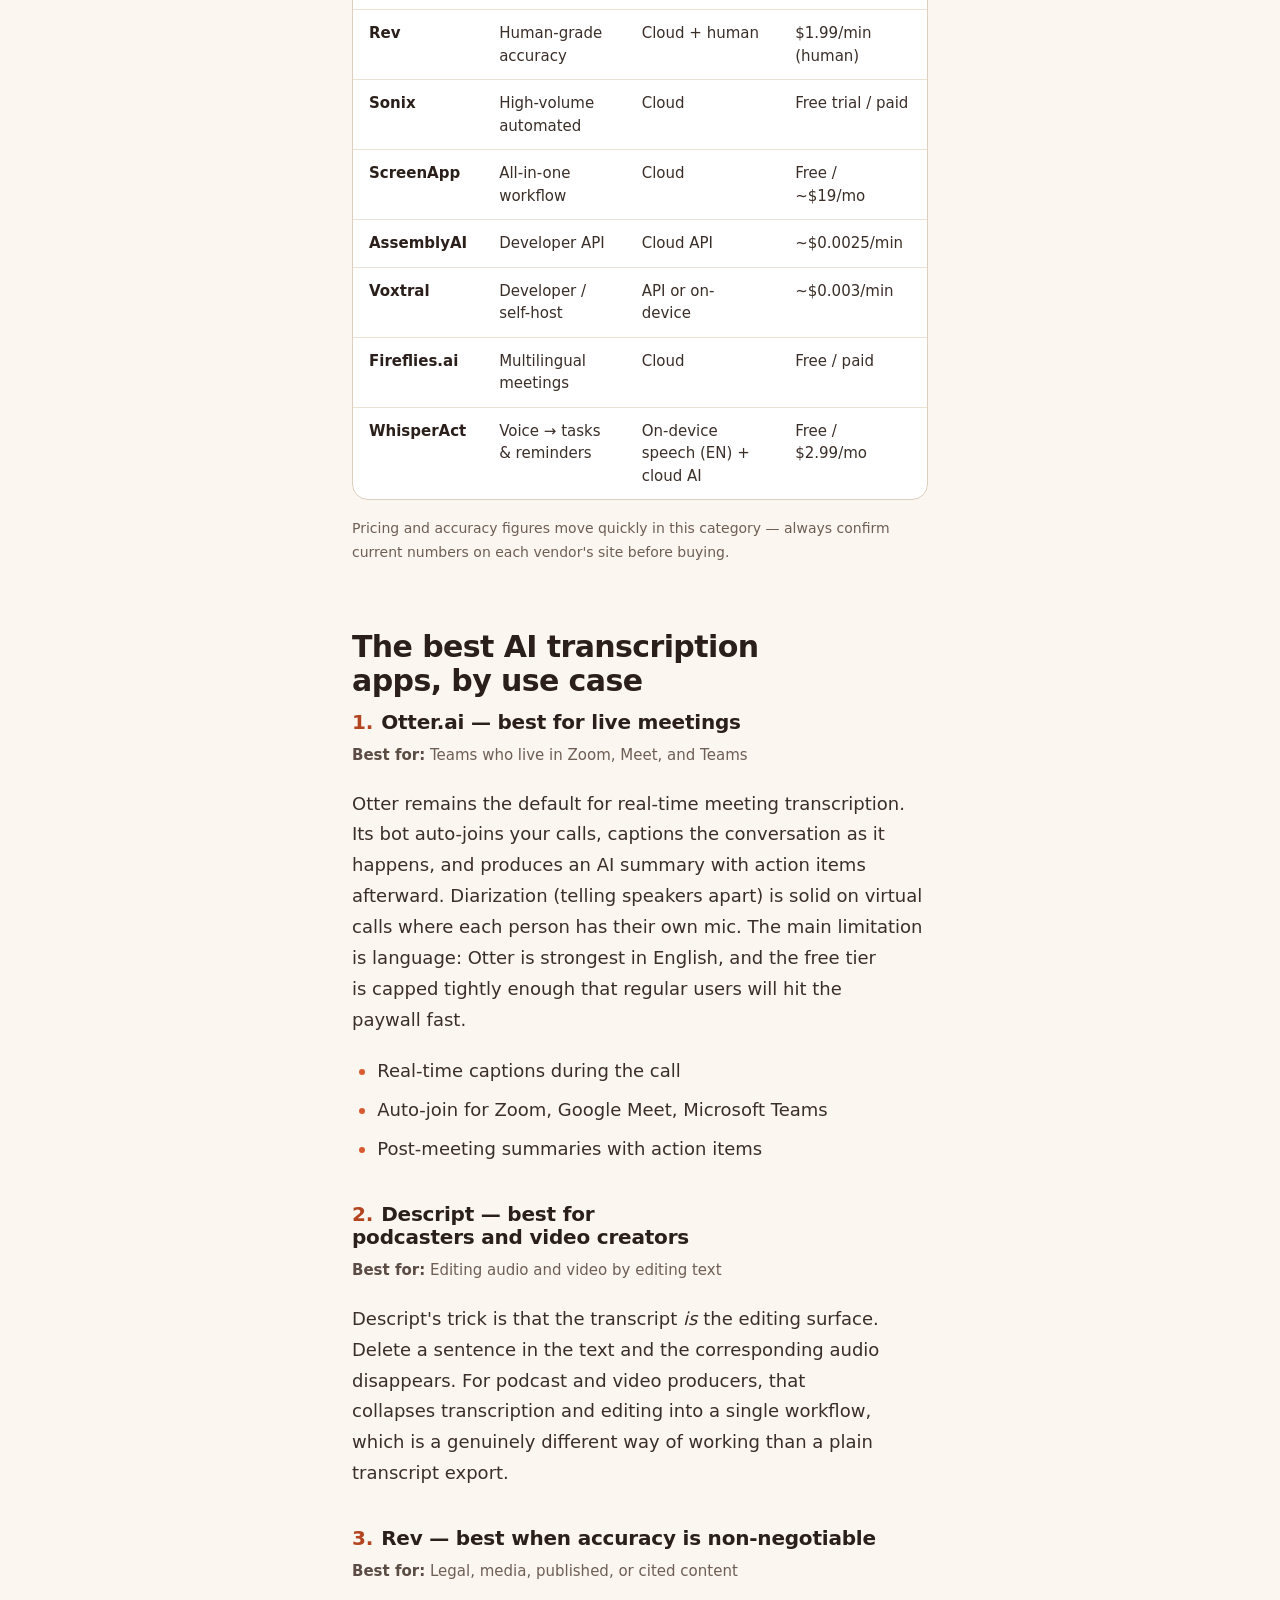
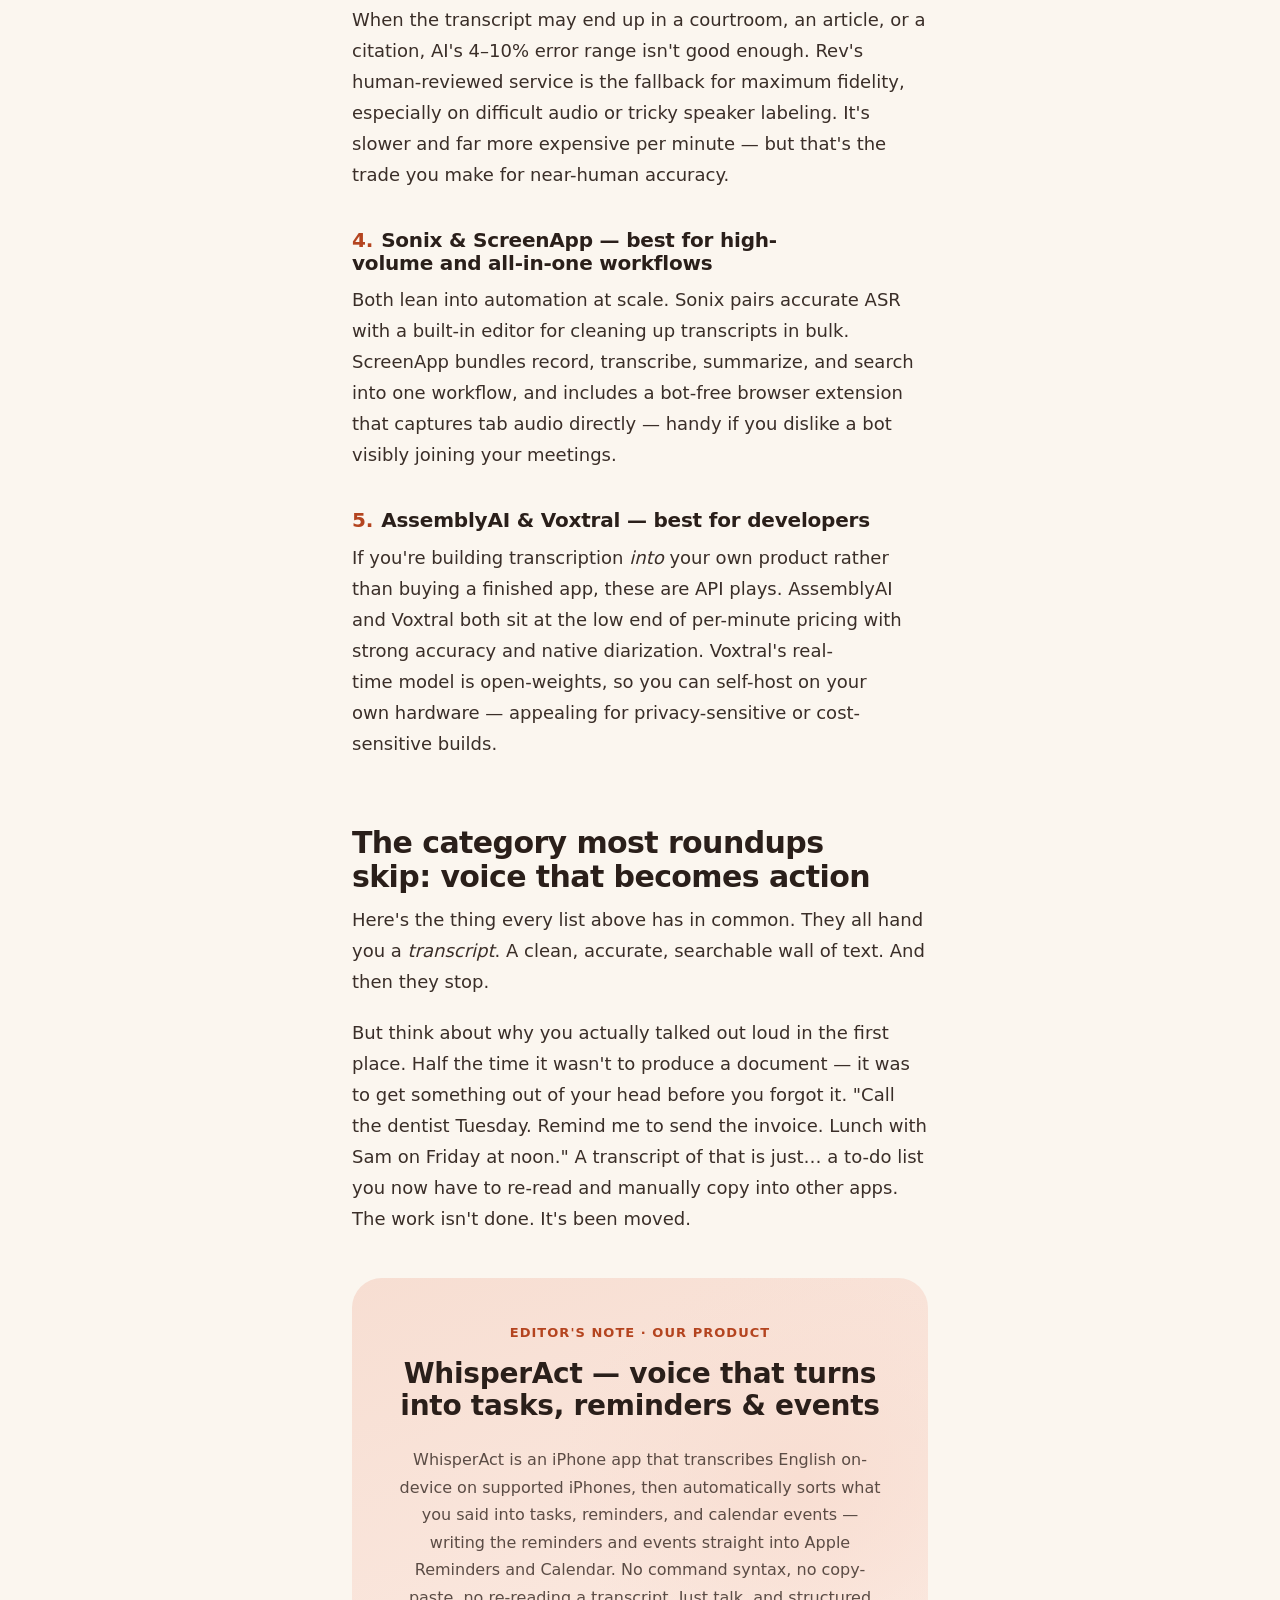
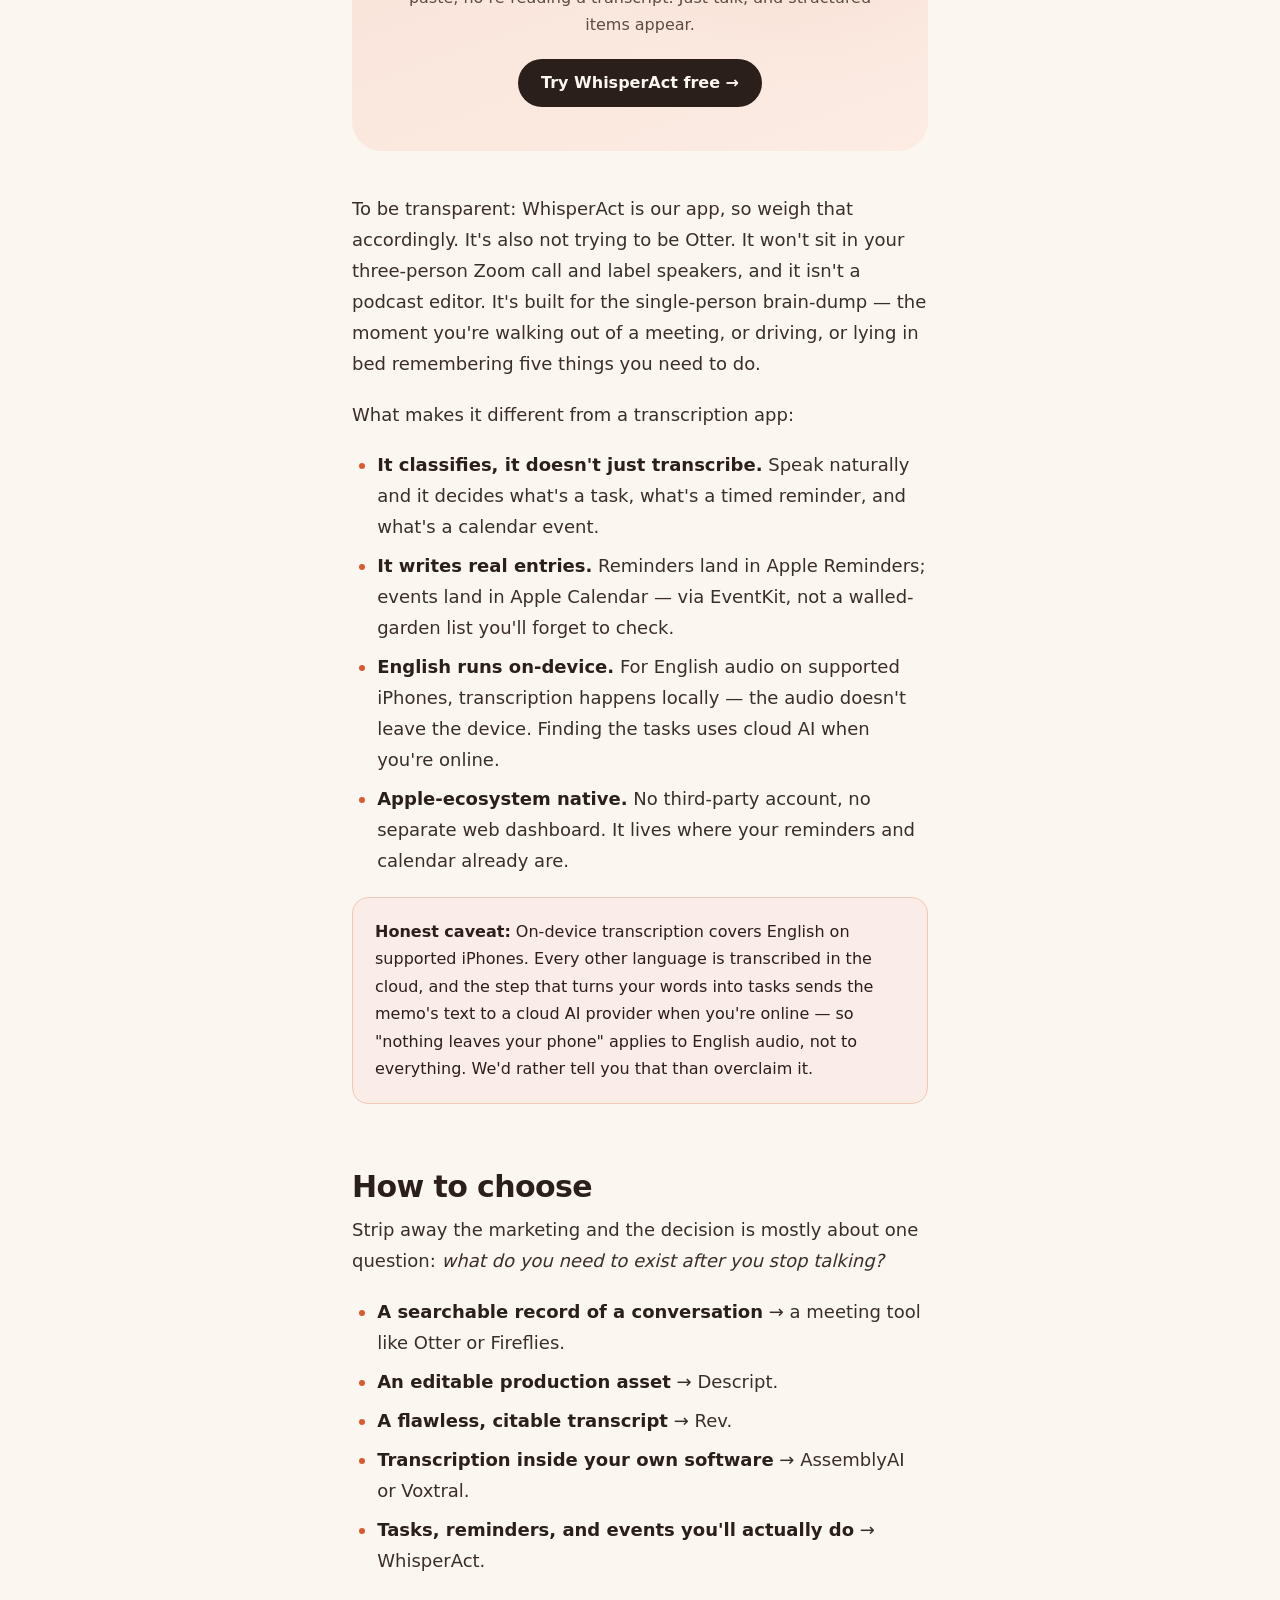
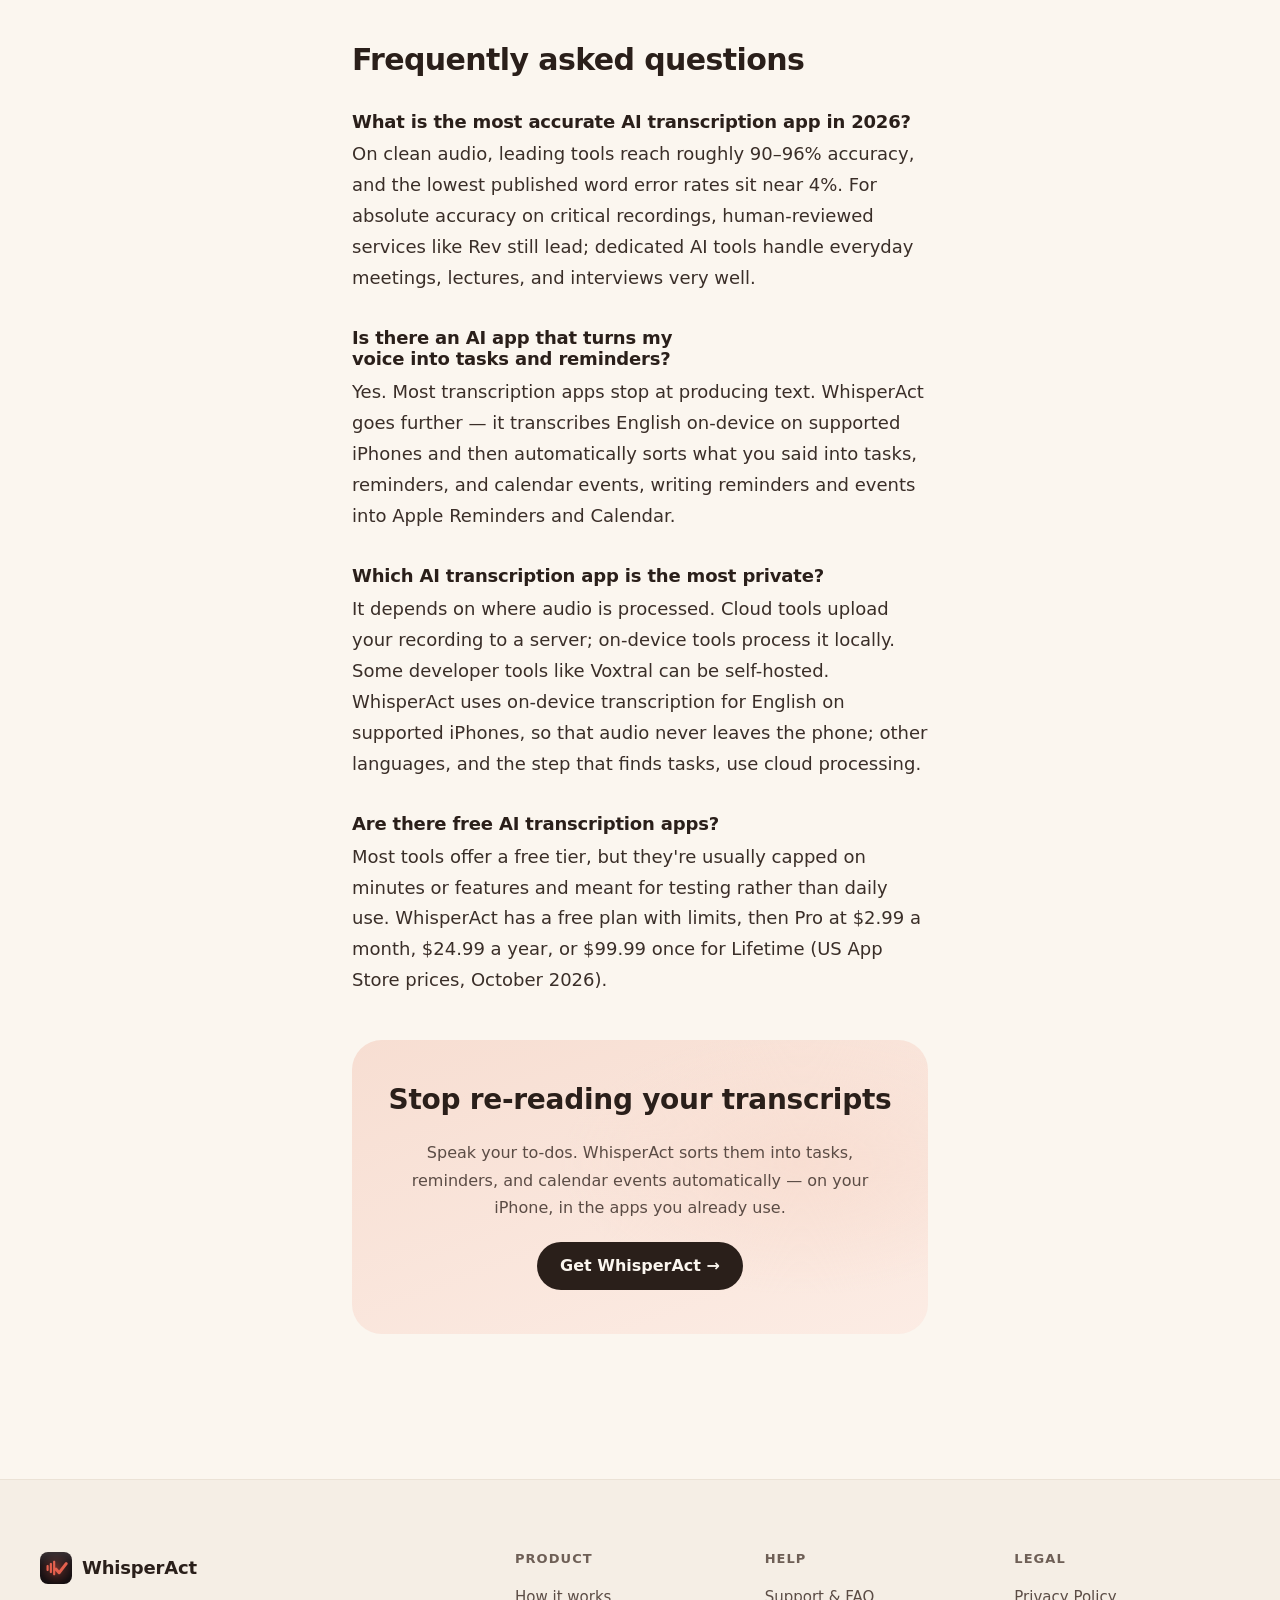
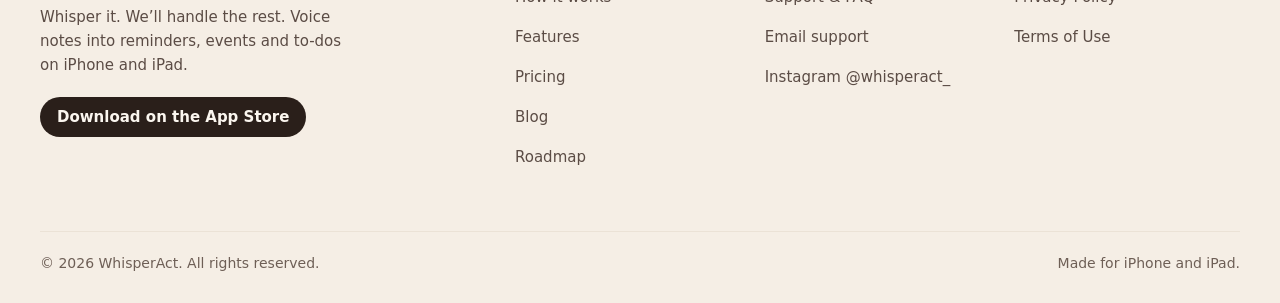
<file: blog/best-ai-transcription-apps-2026/index.html>
<!DOCTYPE html>
<html lang="en" class="no-js">
<head>
  <meta charset="UTF-8" />
  <meta name="viewport" content="width=device-width, initial-scale=1" />
  <title>Best AI Transcription Apps in 2026: 9 Tools Tested (and the One That Turns Speech Into Action) — WhisperAct</title>
  <meta name="description" content="We tested the best AI transcription apps of 2026 — Otter, Sonix, Rev, ScreenApp and more. Plus the one iPhone app that doesn't just transcribe, but turns your voice into tasks, reminders, and calendar events automatically." />
  <link rel="canonical" href="https://whisperact.com/blog/best-ai-transcription-apps-2026" />

  <!-- Icons / PWA -->
  <link rel="icon" href="/favicon.ico" sizes="any" />
  <link rel="icon" type="image/png" sizes="96x96" href="/favicon-96.png" />
  <link rel="icon" type="image/png" sizes="32x32" href="/favicon-32.png" />
  <link rel="apple-touch-icon" sizes="180x180" href="/apple-touch-icon.png" />
  <link rel="manifest" href="/site.webmanifest" />

  <!-- Appearance: follows the system unless the visitor picked one (stored by /menu.js) -->
  <meta name="color-scheme" content="light dark" />
  <meta name="theme-color" content="#fbf6ef" media="(prefers-color-scheme: light)" />
  <meta name="theme-color" content="#1f1c1a" media="(prefers-color-scheme: dark)" />
  <script>
    (function (d) {
      var r = d.documentElement;
      r.className = r.className.replace(/\bno-js\b/, "js");
      try {
        var t = localStorage.getItem("wa-theme");
        if (t === "light" || t === "dark") {
          r.setAttribute("data-theme", t);
          r.style.colorScheme = t;
          var m = d.querySelectorAll('meta[name="theme-color"]');
          for (var i = 0; i < m.length; i++) m[i].setAttribute("content", t === "dark" ? "#1f1c1a" : "#fbf6ef");
        }
      } catch (e) {}
    })(document);
  </script>
  <link rel="stylesheet" href="/site.css" />
  <script src="/menu.js" defer onerror="document.documentElement.classList.remove('js')"></script>

  <!-- Open Graph -->
  <meta property="og:type" content="article" />
  <meta property="og:title" content="Best AI Transcription Apps in 2026: 9 Tools Tested" />
  <meta property="og:description" content="The best AI transcription apps of 2026 — and the one iPhone app that turns voice into tasks, reminders, and calendar events automatically." />
  <meta property="og:url" content="https://whisperact.com/blog/best-ai-transcription-apps-2026" />
  <meta property="og:image" content="https://whisperact.com/og.png" />
  <meta name="twitter:card" content="summary_large_image" />

  <!-- Article structured data -->
  <script type="application/ld+json">
  {
    "@context": "https://schema.org",
    "@type": "BlogPosting",
    "headline": "Best AI Transcription Apps in 2026: 9 Tools Tested",
    "description": "We tested the best AI transcription apps of 2026 and explain which fits meetings, podcasts, research, and turning voice into action.",
    "datePublished": "2026-06-26",
    "dateModified": "2026-10-21",
    "author": { "@type": "Organization", "name": "WhisperAct" },
    "publisher": {
      "@type": "Organization",
      "name": "WhisperAct",
      "logo": { "@type": "ImageObject", "url": "https://whisperact.com/icon.png" }
    },
    "mainEntityOfPage": "https://whisperact.com/blog/best-ai-transcription-apps-2026"
  }
  </script>

  <!-- FAQ structured data for rich results -->
  <script type="application/ld+json">
  {
    "@context": "https://schema.org",
    "@type": "FAQPage",
    "mainEntity": [
      {
        "@type": "Question",
        "name": "What is the most accurate AI transcription app in 2026?",
        "acceptedAnswer": { "@type": "Answer", "text": "On clean audio, leading AI transcription tools reach roughly 90 to 96 percent accuracy, and the lowest published word error rates in 2026 sit around 4 percent. For absolute accuracy on critical recordings, human-reviewed services like Rev still lead, while dedicated AI tools handle everyday meetings, lectures, and interviews well." }
      },
      {
        "@type": "Question",
        "name": "Is there an AI app that turns my voice into tasks and reminders?",
        "acceptedAnswer": { "@type": "Answer", "text": "Yes. Most transcription apps stop at producing text. WhisperAct is an iPhone app that goes a step further: it transcribes English on-device on supported iPhones and then automatically sorts what you said into tasks, reminders, and calendar events, writing the reminders and events straight into Apple Reminders and Calendar." }
      },
      {
        "@type": "Question",
        "name": "Which AI transcription app is most private?",
        "acceptedAnswer": { "@type": "Answer", "text": "Privacy depends on where the audio is processed. Cloud tools upload your recording to a server. On-device tools process audio locally on your phone. WhisperAct transcribes English on-device on supported iPhones, so that audio never leaves the phone; other languages are transcribed in the cloud, and the memo's text is sent to a cloud AI provider to find tasks." }
      }
    ]
  }
  </script>
</head>
<body>

<a class="skip-link" href="#main">Skip to content</a>

<header class="site-header">
  <div class="shell header-bar">
    <a class="brand" href="/">
      <img src="/icon-128.png" width="32" height="32" alt="" />
      <span>WhisperAct</span>
    </a>
    <button class="menu-toggle" type="button" aria-expanded="false" aria-controls="site-menu">
      <span class="menu-toggle-icon" aria-hidden="true"></span>
      <span class="sr-only">Menu</span>
    </button>
    <div class="site-menu" id="site-menu">
      <nav class="primary-nav" aria-label="Main">
        <ul>
          <li><a href="/#how">How it works</a></li>
          <li><a href="/#features">Features</a></li>
          <li><a href="/#pricing">Pricing</a></li>
          <li><a href="/support">Support</a></li>
          <li><a href="/blog" aria-current="true">Blog</a></li>
          <li><a href="/roadmap">Roadmap</a></li>
        </ul>
      </nav>
      <div class="header-actions">
        <fieldset class="theme-switch">
          <legend class="sr-only">Appearance</legend>
          <label class="theme-option" title="Match system appearance">
            <input type="radio" name="theme" value="system" checked />
            <span><svg viewBox="0 0 24 24" fill="none" stroke="currentColor" stroke-width="2" stroke-linecap="round" stroke-linejoin="round" aria-hidden="true"><rect x="3" y="4" width="18" height="12" rx="2"/><path d="M8 20h8M12 16v4"/></svg><span class="theme-label">System</span></span>
          </label>
          <label class="theme-option" title="Light appearance">
            <input type="radio" name="theme" value="light" />
            <span><svg viewBox="0 0 24 24" fill="none" stroke="currentColor" stroke-width="2" stroke-linecap="round" stroke-linejoin="round" aria-hidden="true"><circle cx="12" cy="12" r="4"/><path d="M12 2v2M12 20v2M4.93 4.93l1.41 1.41M17.66 17.66l1.41 1.41M2 12h2M20 12h2M4.93 19.07l1.41-1.41M17.66 6.34l1.41-1.41"/></svg><span class="theme-label">Light</span></span>
          </label>
          <label class="theme-option" title="Dark appearance">
            <input type="radio" name="theme" value="dark" />
            <span><svg viewBox="0 0 24 24" fill="none" stroke="currentColor" stroke-width="2" stroke-linecap="round" stroke-linejoin="round" aria-hidden="true"><path d="M21 12.8A9 9 0 1 1 11.2 3a7 7 0 0 0 9.8 9.8z"/></svg><span class="theme-label">Dark</span></span>
          </label>
        </fieldset>
        <a class="btn btn-primary btn-sm" href="https://apps.apple.com/us/app/whisperact-voice-task-planner/id6776684339" target="_blank" rel="noopener">Download<span class="sr-only"> WhisperAct on the App Store</span></a>
      </div>
    </div>
  </div>
</header>

<main id="main" tabindex="-1">
  <article>
    <header class="page-header article-header">
      <div class="shell">
        <div class="prose-column">
          <nav class="breadcrumb" aria-label="Breadcrumb">
            <ol>
              <li><a href="/">Home</a></li>
              <li><a href="/blog">Blog</a></li>
            </ol>
          </nav>
          <p class="eyebrow">Buyer's Guide · Updated June 2026</p>
          <h1>Best AI Transcription Apps in 2026</h1>
          <p class="dek">We tested nine of the most popular tools — for meetings, podcasts, research, and the increasingly common question almost nobody answers: what happens <em>after</em> the words are on the screen?</p>
          <p class="byline">By the WhisperAct team · 9 min read · WhisperAct details updated October 2026</p>
        </div>
      </div>
    </header>

    <div class="shell article-body">
      <div class="prose">
        <p class="intro-lede">Transcription stopped being the hard part a while ago. Most modern AI tools land somewhere between 90% and 96% accuracy on clean audio, and the best published word error rates in 2026 have dropped to around 4%. The real question isn't "which app turns audio into text" — almost all of them do that well. It's "which app fits the way <em>you</em> actually work."</p>

        <p>So this guide is organized around use case, not a meaningless leaderboard. We'll cover the strongest picks for live meetings, podcast and video production, research, and developer APIs — and then look at a category most roundups skip entirely: apps that don't stop at a transcript, but turn what you said into something you can act on.</p>

        <div class="tldr">
          <h2>The short version</h2>
          <p><strong>For live meetings:</strong> Otter.ai. <strong>For podcast/video editing:</strong> Descript. <strong>For maximum accuracy on critical audio:</strong> Rev (human-reviewed). <strong>For developers:</strong> AssemblyAI or Voxtral. <strong>For turning your voice into tasks, reminders, and calendar events on iPhone:</strong> WhisperAct. Most tools give you text. A few give you action.</p>
        </div>

        <h2>Quick comparison</h2>
        <div class="table-wrap" tabindex="0" role="region" aria-label="Comparison table">
          <table>
            <thead>
              <tr><th>App</th><th>Best for</th><th>Processing</th><th>Starting price</th></tr>
            </thead>
            <tbody>
              <tr><td>Otter.ai</td><td>Live meeting captions</td><td>Cloud</td><td>Free / ~$8–17/mo</td></tr>
              <tr><td>Descript</td><td>Podcast &amp; video editing</td><td>Cloud</td><td>Free / paid tiers</td></tr>
              <tr><td>Rev</td><td>Human-grade accuracy</td><td>Cloud + human</td><td>$1.99/min (human)</td></tr>
              <tr><td>Sonix</td><td>High-volume automated</td><td>Cloud</td><td>Free trial / paid</td></tr>
              <tr><td>ScreenApp</td><td>All-in-one workflow</td><td>Cloud</td><td>Free / ~$19/mo</td></tr>
              <tr><td>AssemblyAI</td><td>Developer API</td><td>Cloud API</td><td>~$0.0025/min</td></tr>
              <tr><td>Voxtral</td><td>Developer / self-host</td><td>API or on-device</td><td>~$0.003/min</td></tr>
              <tr><td>Fireflies.ai</td><td>Multilingual meetings</td><td>Cloud</td><td>Free / paid</td></tr>
              <tr><td><strong>WhisperAct</strong></td><td>Voice → tasks &amp; reminders</td><td>On-device speech (EN) + cloud AI</td><td>Free / $2.99/mo</td></tr>
            </tbody>
          </table>
        </div>
        <p class="table-hint">Scroll sideways to see every column.</p>
        <p class="small-note">Pricing and accuracy figures move quickly in this category — always confirm current numbers on each vendor's site before buying.</p>

        <h2>The best AI transcription apps, by use case</h2>

        <h3><span class="rank">1.</span>Otter.ai — best for live meetings</h3>
        <p class="meta-line"><strong>Best for:</strong> Teams who live in Zoom, Meet, and Teams</p>
        <p>Otter remains the default for real-time meeting transcription. Its bot auto-joins your calls, captions the conversation as it happens, and produces an AI summary with action items afterward. Diarization (telling speakers apart) is solid on virtual calls where each person has their own mic. The main limitation is language: Otter is strongest in English, and the free tier is capped tightly enough that regular users will hit the paywall fast.</p>
        <ul>
          <li>Real-time captions during the call</li>
          <li>Auto-join for Zoom, Google Meet, Microsoft Teams</li>
          <li>Post-meeting summaries with action items</li>
        </ul>

        <h3><span class="rank">2.</span>Descript — best for podcasters and video creators</h3>
        <p class="meta-line"><strong>Best for:</strong> Editing audio and video by editing text</p>
        <p>Descript's trick is that the transcript <em>is</em> the editing surface. Delete a sentence in the text and the corresponding audio disappears. For podcast and video producers, that collapses transcription and editing into a single workflow, which is a genuinely different way of working than a plain transcript export.</p>

        <h3><span class="rank">3.</span>Rev — best when accuracy is non-negotiable</h3>
        <p class="meta-line"><strong>Best for:</strong> Legal, media, published, or cited content</p>
        <p>When the transcript may end up in a courtroom, an article, or a citation, AI's 4–10% error range isn't good enough. Rev's human-reviewed service is the fallback for maximum fidelity, especially on difficult audio or tricky speaker labeling. It's slower and far more expensive per minute — but that's the trade you make for near-human accuracy.</p>

        <h3><span class="rank">4.</span>Sonix &amp; ScreenApp — best for high-volume and all-in-one workflows</h3>
        <p>Both lean into automation at scale. Sonix pairs accurate ASR with a built-in editor for cleaning up transcripts in bulk. ScreenApp bundles record, transcribe, summarize, and search into one workflow, and includes a bot-free browser extension that captures tab audio directly — handy if you dislike a bot visibly joining your meetings.</p>

        <h3><span class="rank">5.</span>AssemblyAI &amp; Voxtral — best for developers</h3>
        <p>If you're building transcription <em>into</em> your own product rather than buying a finished app, these are API plays. AssemblyAI and Voxtral both sit at the low end of per-minute pricing with strong accuracy and native diarization. Voxtral's real-time model is open-weights, so you can self-host on your own hardware — appealing for privacy-sensitive or cost-sensitive builds.</p>

        <h2>The category most roundups skip: voice that becomes action</h2>
        <p>Here's the thing every list above has in common. They all hand you a <em>transcript</em>. A clean, accurate, searchable wall of text. And then they stop.</p>

        <p>But think about why you actually talked out loud in the first place. Half the time it wasn't to produce a document — it was to get something out of your head before you forgot it. "Call the dentist Tuesday. Remind me to send the invoice. Lunch with Sam on Friday at noon." A transcript of that is just… a to-do list you now have to re-read and manually copy into other apps. The work isn't done. It's been moved.</p>

        <div class="spotlight">
          <div class="eyebrow">Editor's note · our product</div>
          <h3>WhisperAct — voice that turns into tasks, reminders &amp; events</h3>
          <p>WhisperAct is an iPhone app that transcribes English on-device on supported iPhones, then automatically sorts what you said into tasks, reminders, and calendar events — writing the reminders and events straight into Apple Reminders and Calendar. No command syntax, no copy-paste, no re-reading a transcript. Just talk, and structured items appear.</p>
          <a class="btn btn-primary" href="https://apps.apple.com/us/app/whisperact-voice-task-planner/id6776684339" target="_blank" rel="noopener">Try WhisperAct free →</a>
        </div>

        <p>To be transparent: WhisperAct is our app, so weigh that accordingly. It's also not trying to be Otter. It won't sit in your three-person Zoom call and label speakers, and it isn't a podcast editor. It's built for the single-person brain-dump — the moment you're walking out of a meeting, or driving, or lying in bed remembering five things you need to do.</p>

        <p>What makes it different from a transcription app:</p>
        <ul>
          <li><strong>It classifies, it doesn't just transcribe.</strong> Speak naturally and it decides what's a task, what's a timed reminder, and what's a calendar event.</li>
          <li><strong>It writes real entries.</strong> Reminders land in Apple Reminders; events land in Apple Calendar — via EventKit, not a walled-garden list you'll forget to check.</li>
          <li><strong>English runs on-device.</strong> For English audio on supported iPhones, transcription happens locally — the audio doesn't leave the device. Finding the tasks uses cloud AI when you're online.</li>
          <li><strong>Apple-ecosystem native.</strong> No third-party account, no separate web dashboard. It lives where your reminders and calendar already are.</li>
        </ul>

        <div class="callout">
          <p><strong>Honest caveat:</strong> On-device transcription covers English on supported iPhones. Every other language is transcribed in the cloud, and the step that turns your words into tasks sends the memo's text to a cloud AI provider when you're online — so "nothing leaves your phone" applies to English audio, not to everything. We'd rather tell you that than overclaim it.</p>
        </div>

        <h2>How to choose</h2>
        <p>Strip away the marketing and the decision is mostly about one question: <em>what do you need to exist after you stop talking?</em></p>
        <ul>
          <li><strong>A searchable record of a conversation</strong> → a meeting tool like Otter or Fireflies.</li>
          <li><strong>An editable production asset</strong> → Descript.</li>
          <li><strong>A flawless, citable transcript</strong> → Rev.</li>
          <li><strong>Transcription inside your own software</strong> → AssemblyAI or Voxtral.</li>
          <li><strong>Tasks, reminders, and events you'll actually do</strong> → WhisperAct.</li>
        </ul>

        <h2>Frequently asked questions</h2>
        <div class="faq">
          <h3>What is the most accurate AI transcription app in 2026?</h3>
          <p>On clean audio, leading tools reach roughly 90–96% accuracy, and the lowest published word error rates sit near 4%. For absolute accuracy on critical recordings, human-reviewed services like Rev still lead; dedicated AI tools handle everyday meetings, lectures, and interviews very well.</p>

          <h3>Is there an AI app that turns my voice into tasks and reminders?</h3>
          <p>Yes. Most transcription apps stop at producing text. WhisperAct goes further — it transcribes English on-device on supported iPhones and then automatically sorts what you said into tasks, reminders, and calendar events, writing reminders and events into Apple Reminders and Calendar.</p>

          <h3>Which AI transcription app is the most private?</h3>
          <p>It depends on where audio is processed. Cloud tools upload your recording to a server; on-device tools process it locally. Some developer tools like Voxtral can be self-hosted. WhisperAct uses on-device transcription for English on supported iPhones, so that audio never leaves the phone; other languages, and the step that finds tasks, use cloud processing.</p>

          <h3>Are there free AI transcription apps?</h3>
          <p>Most tools offer a free tier, but they're usually capped on minutes or features and meant for testing rather than daily use. WhisperAct has a free plan with limits, then Pro at $2.99 a month, $24.99 a year, or $99.99 once for Lifetime (US App Store prices, October 2026).</p>
        </div>

        <div class="spotlight">
          <h3>Stop re-reading your transcripts</h3>
          <p>Speak your to-dos. WhisperAct sorts them into tasks, reminders, and calendar events automatically — on your iPhone, in the apps you already use.</p>
          <a class="btn btn-primary" href="https://apps.apple.com/us/app/whisperact-voice-task-planner/id6776684339" target="_blank" rel="noopener">Get WhisperAct →</a>
        </div>
      </div>
    </div>
  </article>
</main>

<footer class="site-footer">
  <div class="shell">
    <div class="footer-grid">
      <div class="footer-brand">
        <a class="brand" href="/">
          <img src="/icon-128.png" width="32" height="32" alt="" loading="lazy" decoding="async" />
          <span>WhisperAct</span>
        </a>
        <p>Whisper it. We’ll handle the rest. Voice notes into reminders, events and to-dos on iPhone and iPad.</p>
        <a class="btn btn-primary btn-sm" href="https://apps.apple.com/us/app/whisperact-voice-task-planner/id6776684339" target="_blank" rel="noopener">Download on the App Store</a>
      </div>
      <nav class="footer-nav" aria-label="Footer">
        <div>
          <h2>Product</h2>
          <ul>
            <li><a href="/#how">How it works</a></li>
            <li><a href="/#features">Features</a></li>
            <li><a href="/#pricing">Pricing</a></li>
            <li><a href="/blog">Blog</a></li>
            <li><a href="/roadmap">Roadmap</a></li>
          </ul>
        </div>
        <div>
          <h2>Help</h2>
          <ul>
            <li><a href="/support">Support &amp; FAQ</a></li>
            <li><a href="mailto:support@whisperact.com">Email support</a></li>
            <li><a href="https://www.instagram.com/whisperact_/" target="_blank" rel="noopener">Instagram @whisperact_</a></li>
          </ul>
        </div>
        <div>
          <h2>Legal</h2>
          <ul>
            <li><a href="/privacy">Privacy Policy</a></li>
            <li><a href="/terms">Terms of Use</a></li>
          </ul>
        </div>
      </nav>
    </div>
    <div class="footer-base">
      <p>© 2026 WhisperAct. All rights reserved.</p>
      <p>Made for iPhone and iPad.</p>
    </div>
  </div>
</footer>

</body>
</html>
</file>
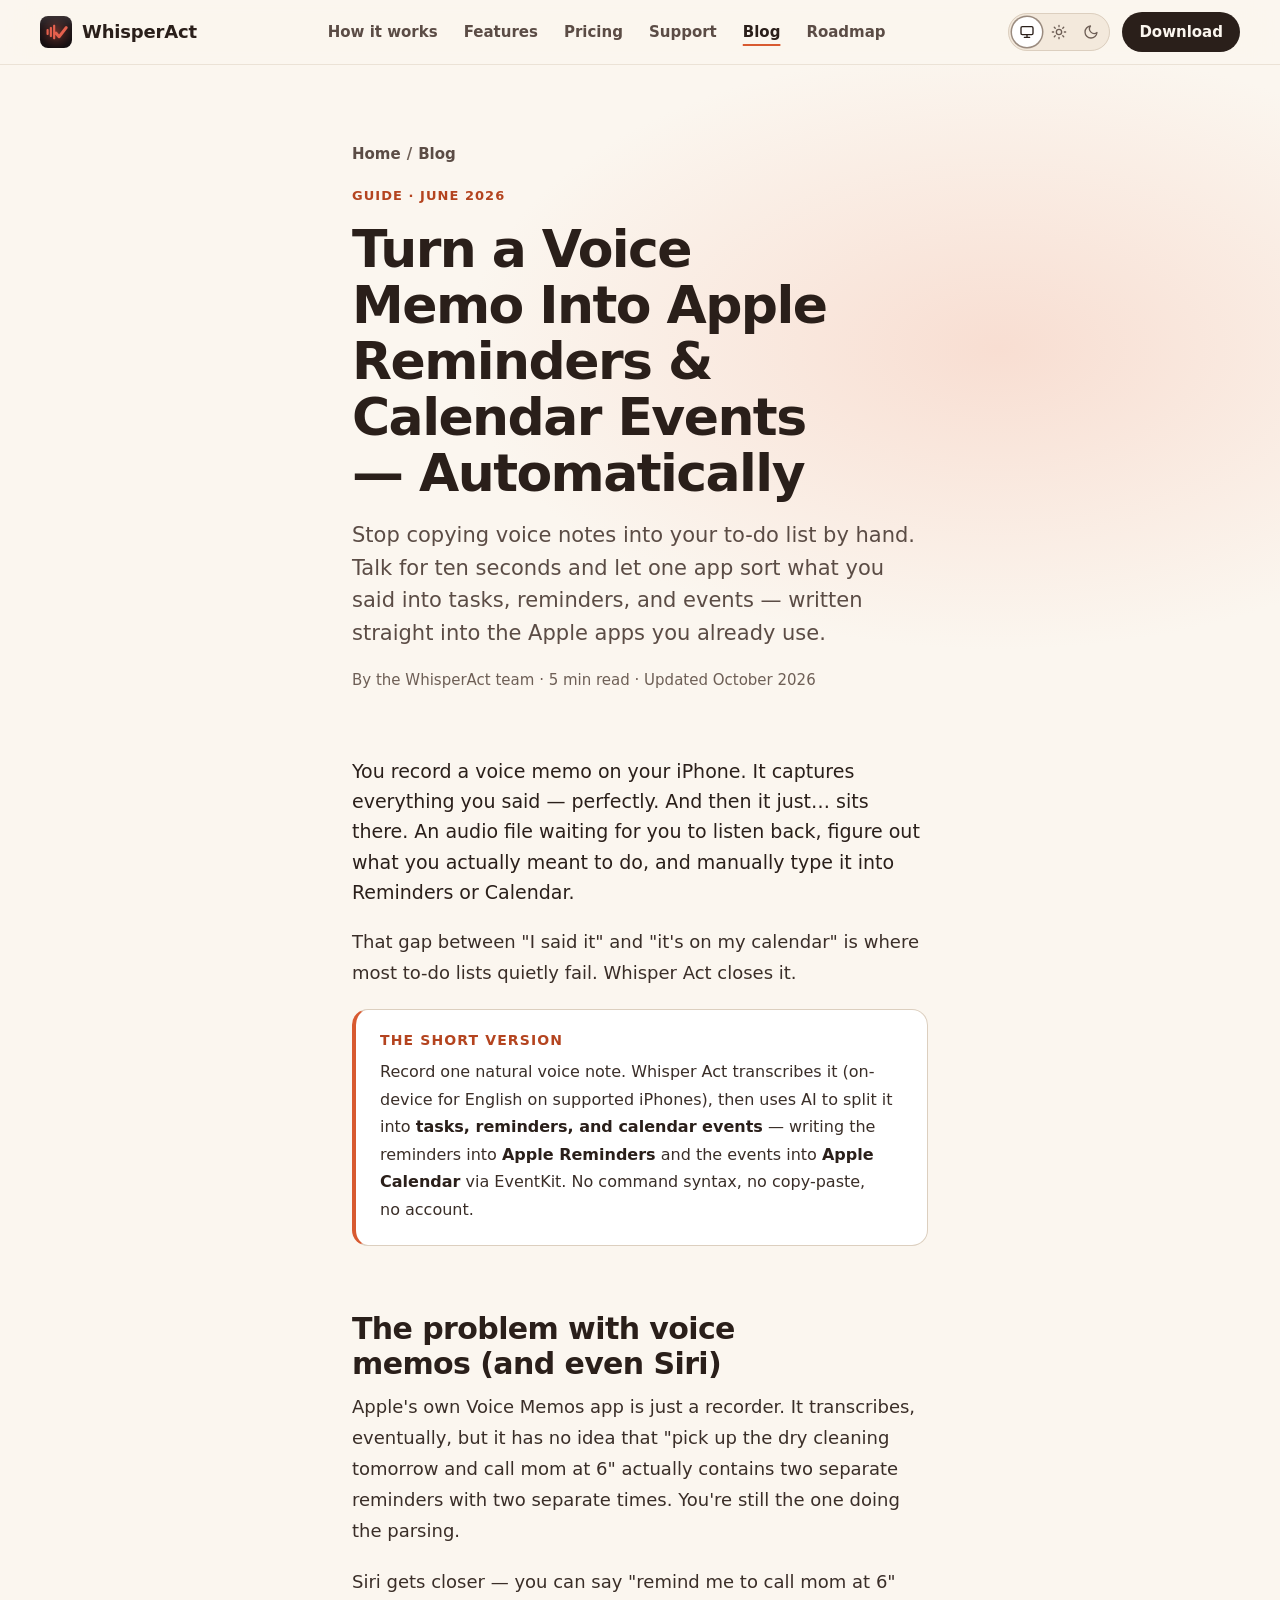
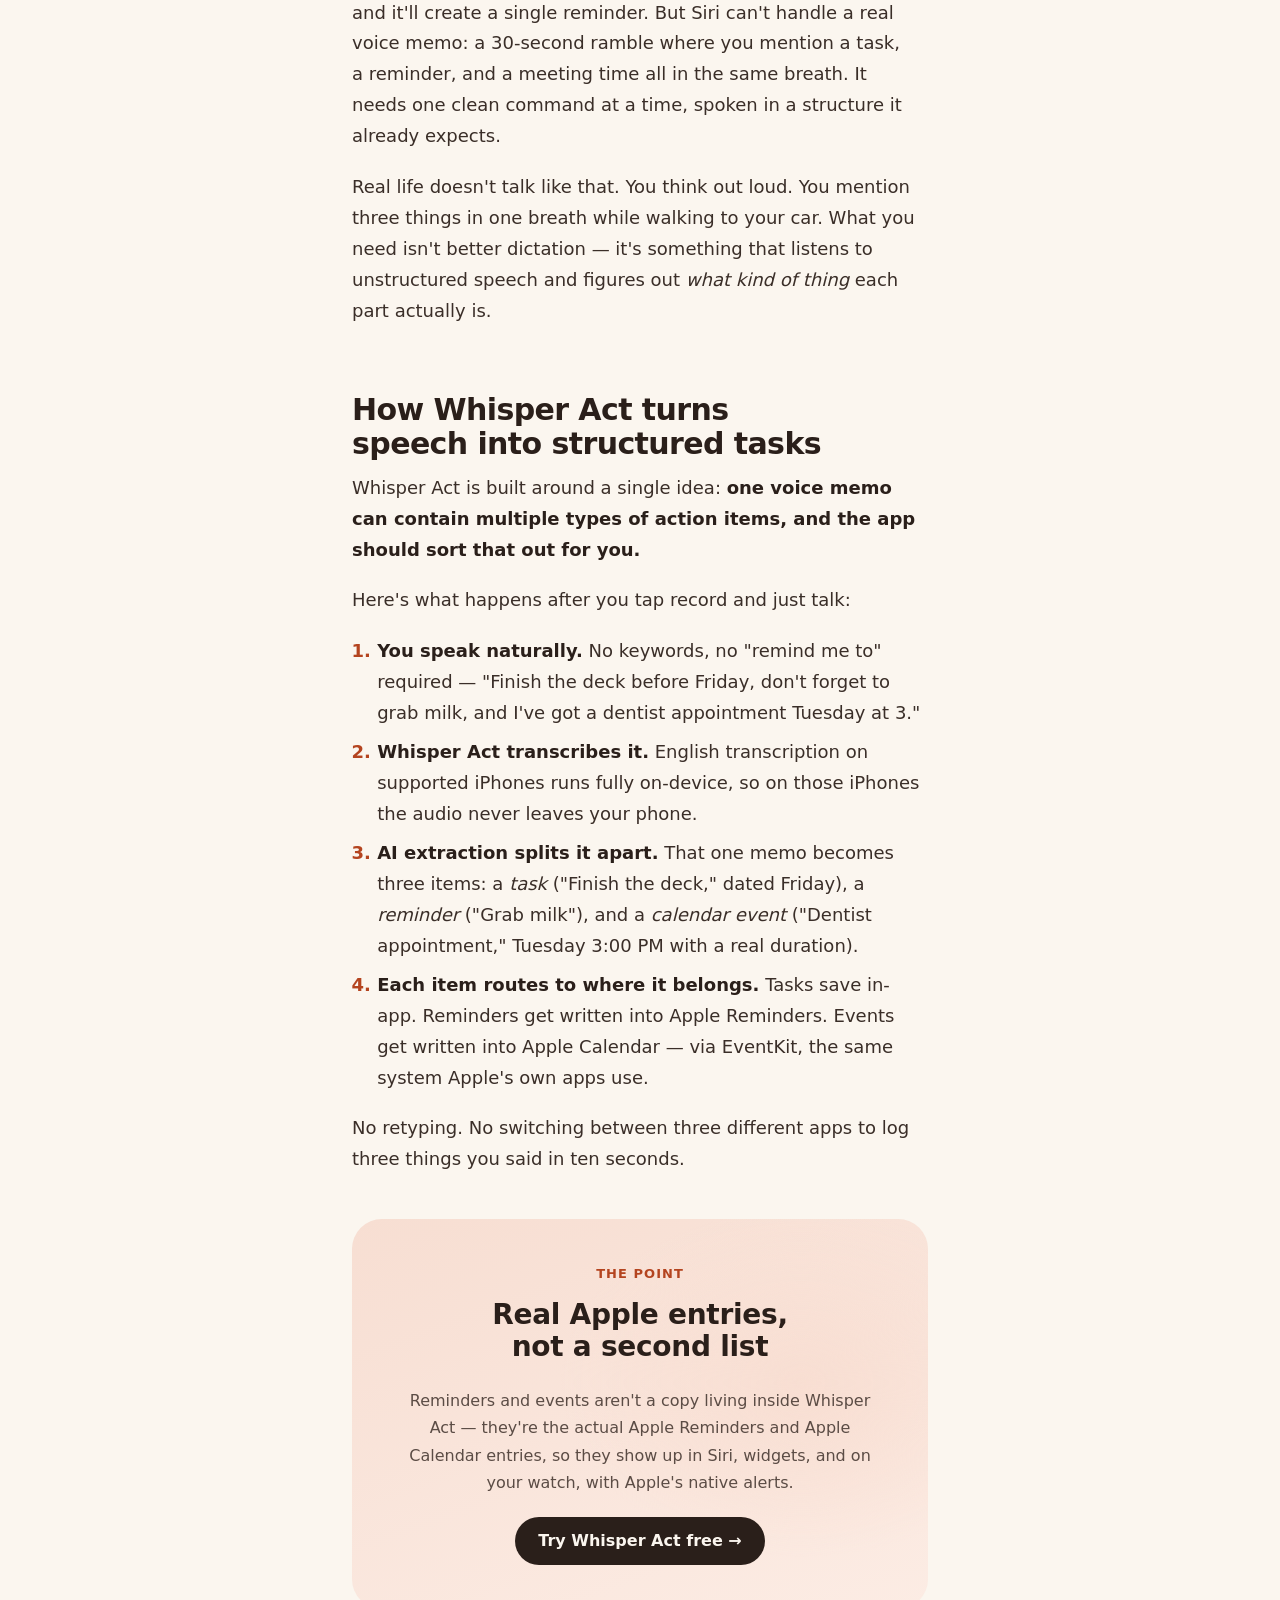
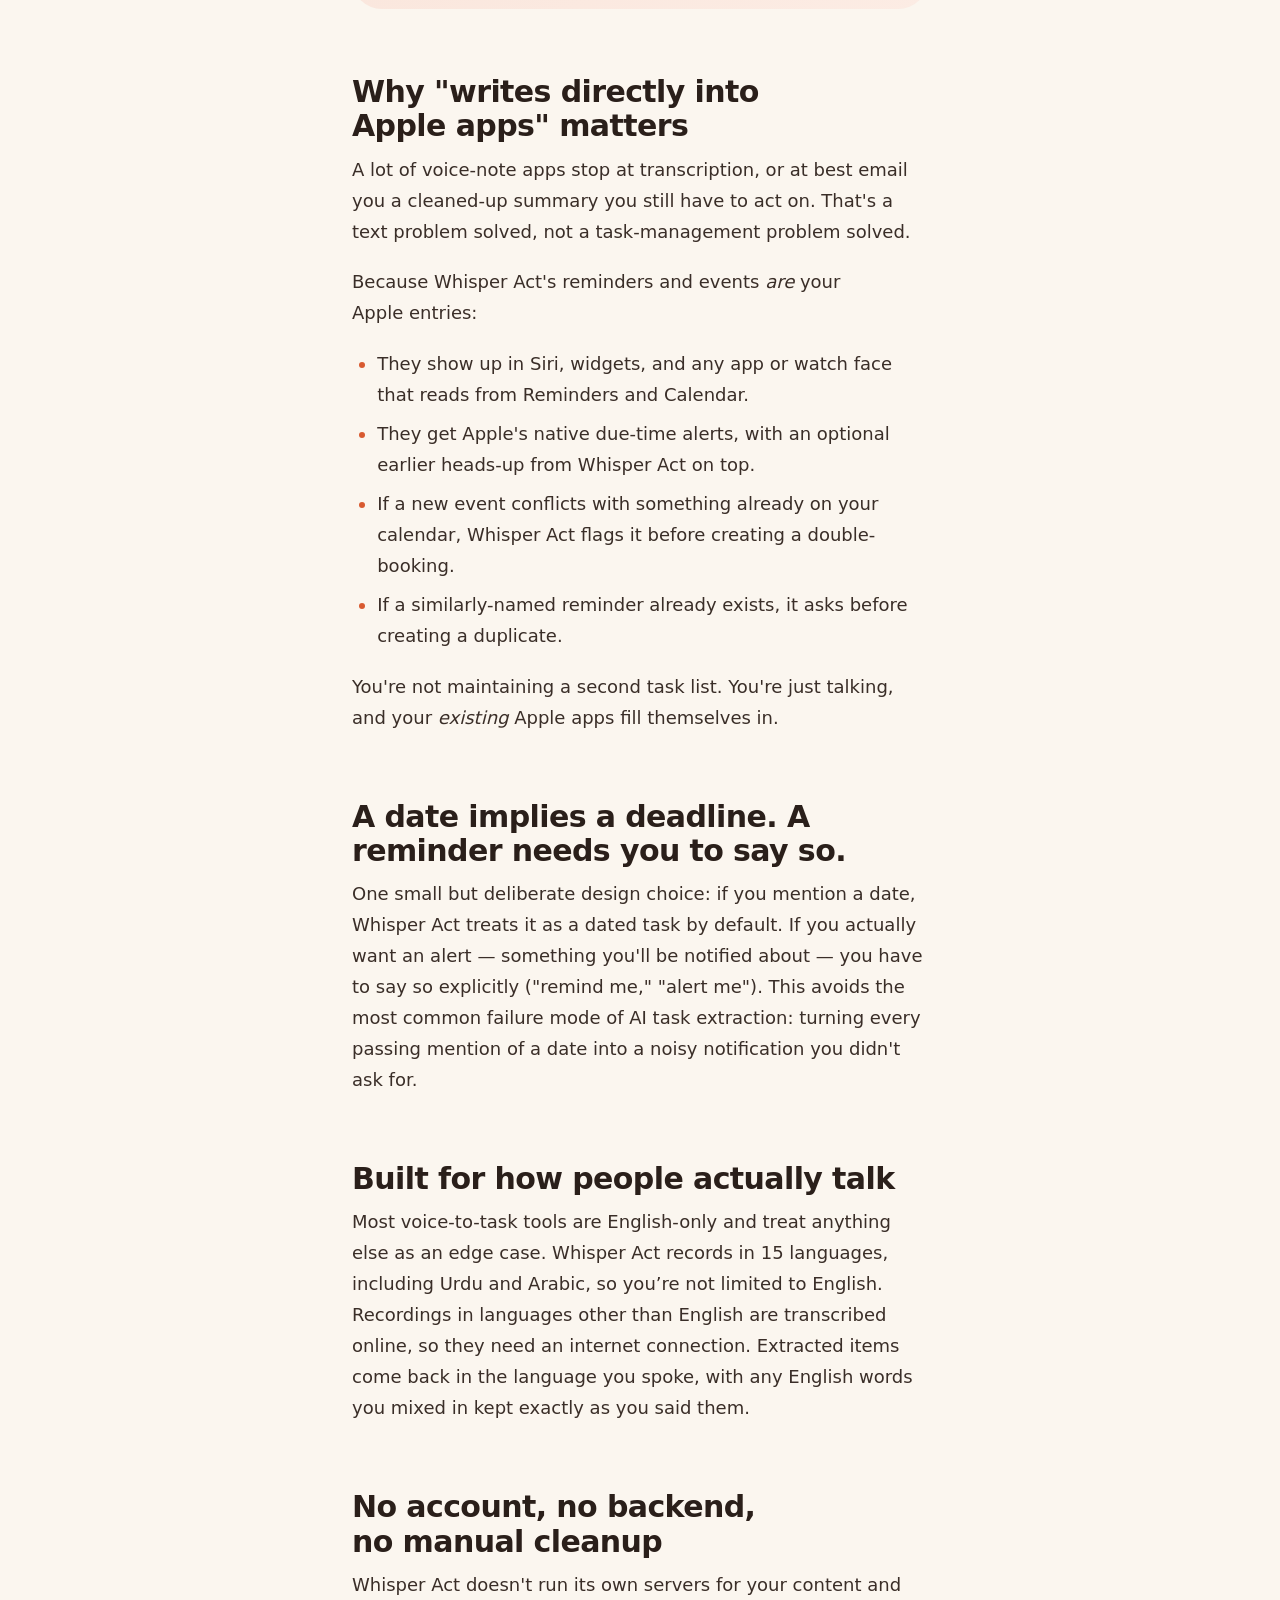
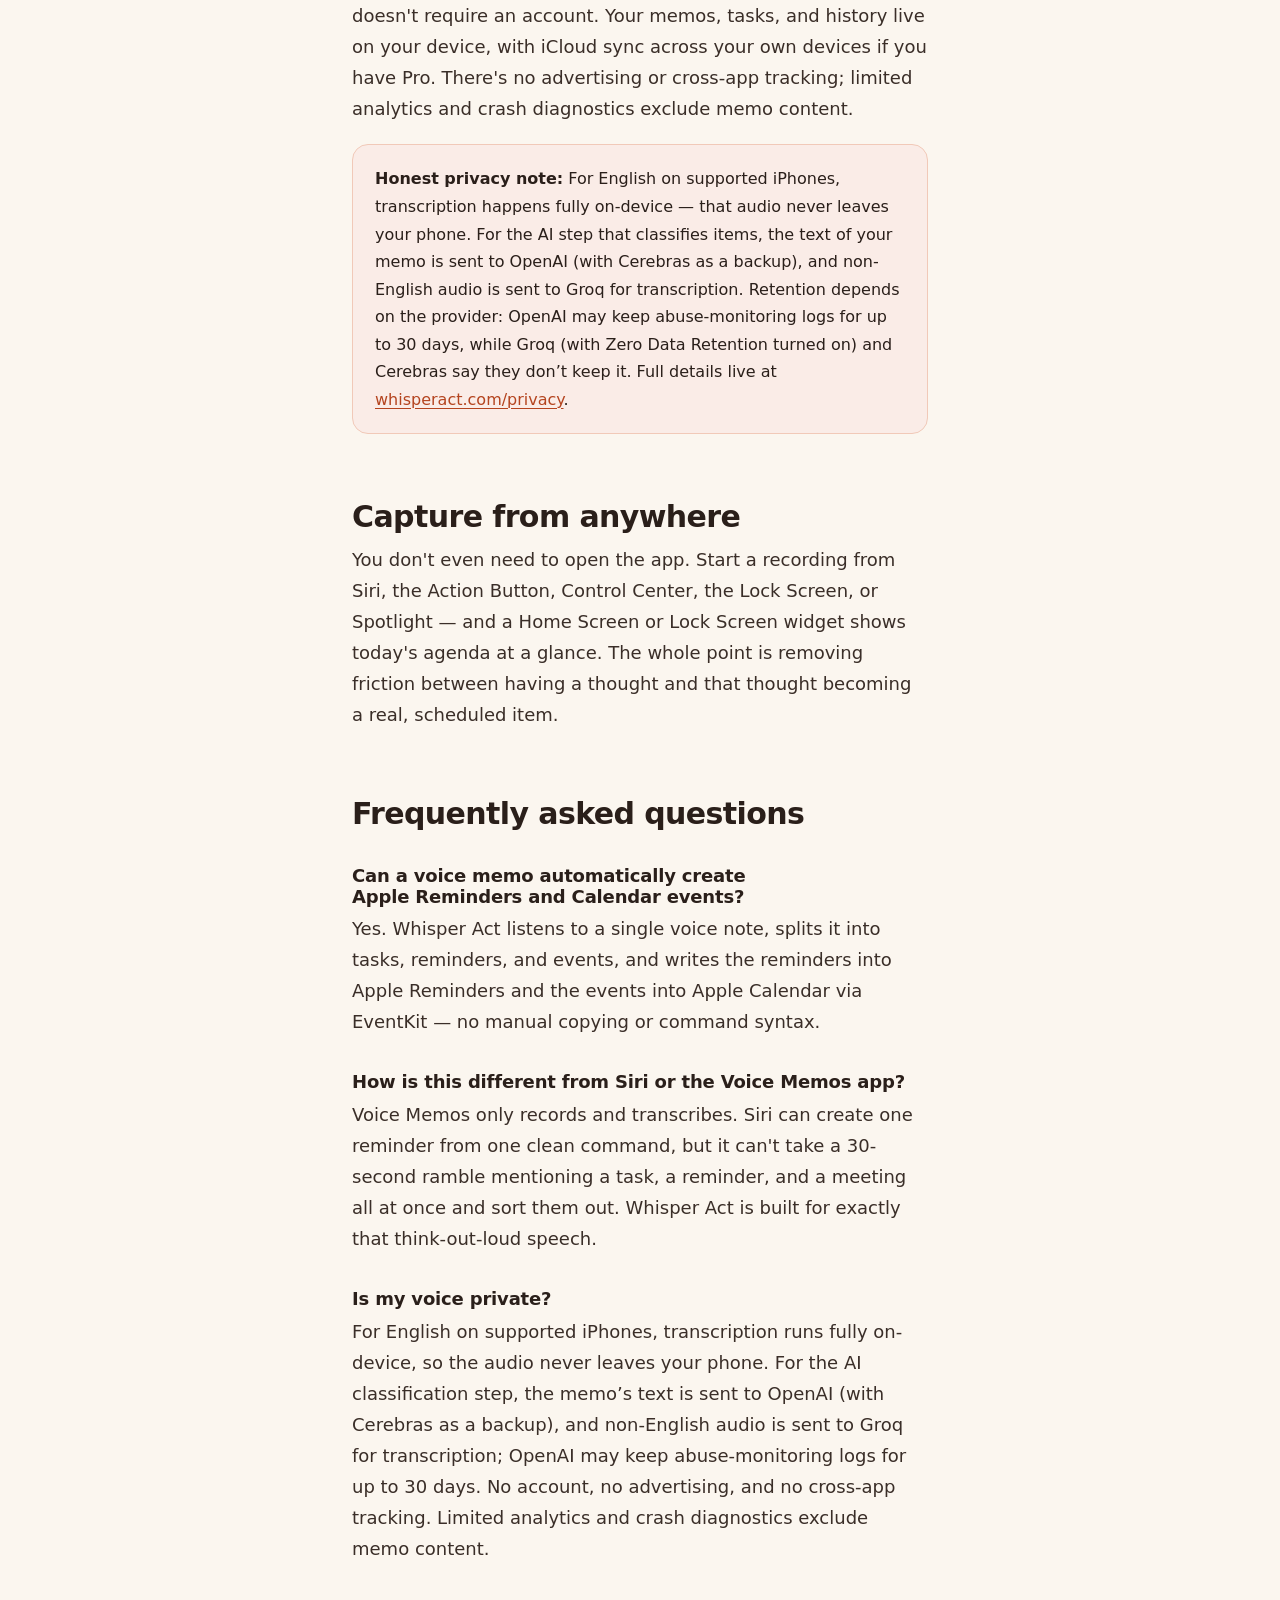
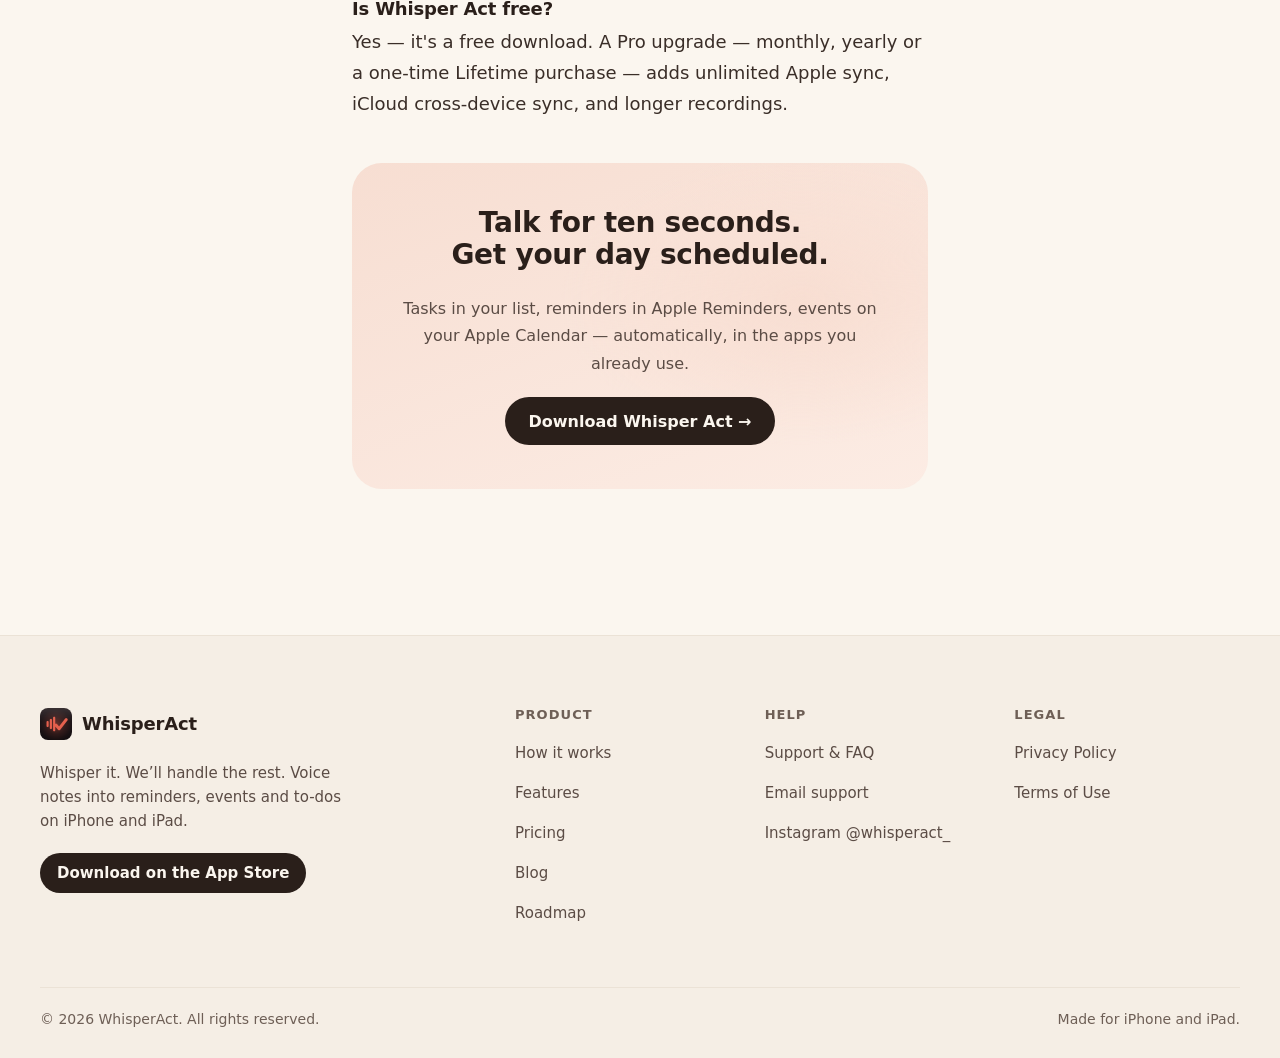
<file: blog/voice-memo-to-apple-reminders-calendar/index.html>
<!DOCTYPE html>
<html lang="en" class="no-js">
<head>
  <meta charset="UTF-8" />
  <meta name="viewport" content="width=device-width, initial-scale=1" />
  <title>How to Turn a Voice Memo Into Apple Reminders &amp; Calendar Events Automatically — WhisperAct</title>
  <meta name="description" content="Stop manually copying voice memos into Apple Reminders and Calendar. WhisperAct listens to one voice note and automatically creates tasks, reminders, and events — no typing required." />
  <link rel="canonical" href="https://whisperact.com/blog/voice-memo-to-apple-reminders-calendar" />

  <!-- Icons / PWA -->
  <link rel="icon" href="/favicon.ico" sizes="any" />
  <link rel="icon" type="image/png" sizes="96x96" href="/favicon-96.png" />
  <link rel="icon" type="image/png" sizes="32x32" href="/favicon-32.png" />
  <link rel="apple-touch-icon" sizes="180x180" href="/apple-touch-icon.png" />
  <link rel="manifest" href="/site.webmanifest" />

  <!-- Appearance: follows the system unless the visitor picked one (stored by /menu.js) -->
  <meta name="color-scheme" content="light dark" />
  <meta name="theme-color" content="#fbf6ef" media="(prefers-color-scheme: light)" />
  <meta name="theme-color" content="#1f1c1a" media="(prefers-color-scheme: dark)" />
  <script>
    (function (d) {
      var r = d.documentElement;
      r.className = r.className.replace(/\bno-js\b/, "js");
      try {
        var t = localStorage.getItem("wa-theme");
        if (t === "light" || t === "dark") {
          r.setAttribute("data-theme", t);
          r.style.colorScheme = t;
          var m = d.querySelectorAll('meta[name="theme-color"]');
          for (var i = 0; i < m.length; i++) m[i].setAttribute("content", t === "dark" ? "#1f1c1a" : "#fbf6ef");
        }
      } catch (e) {}
    })(document);
  </script>
  <link rel="stylesheet" href="/site.css" />
  <script src="/menu.js" defer onerror="document.documentElement.classList.remove('js')"></script>

  <!-- Open Graph -->
  <meta property="og:type" content="article" />
  <meta property="og:title" content="Turn a Voice Memo Into Apple Reminders &amp; Calendar Events Automatically" />
  <meta property="og:description" content="One voice note becomes tasks, reminders, and calendar events — written straight into Apple Reminders and Calendar. No typing required." />
  <meta property="og:url" content="https://whisperact.com/blog/voice-memo-to-apple-reminders-calendar" />
  <meta property="og:image" content="https://whisperact.com/og.png" />
  <meta name="twitter:card" content="summary_large_image" />

  <!-- Article structured data -->
  <script type="application/ld+json">
  {
    "@context": "https://schema.org",
    "@type": "BlogPosting",
    "headline": "How to Turn a Voice Memo Into Apple Reminders and Calendar Events Automatically",
    "description": "Stop manually copying voice memos into Apple Reminders and Calendar. WhisperAct turns one voice note into tasks, reminders, and events automatically.",
    "datePublished": "2026-06-30",
    "dateModified": "2026-10-21",
    "author": { "@type": "Organization", "name": "WhisperAct" },
    "publisher": {
      "@type": "Organization",
      "name": "WhisperAct",
      "logo": { "@type": "ImageObject", "url": "https://whisperact.com/icon.png" }
    },
    "mainEntityOfPage": "https://whisperact.com/blog/voice-memo-to-apple-reminders-calendar"
  }
  </script>

  <!-- FAQ structured data for rich results -->
  <script type="application/ld+json">
  {
    "@context": "https://schema.org",
    "@type": "FAQPage",
    "mainEntity": [
      {
        "@type": "Question",
        "name": "Can a voice memo automatically create Apple Reminders and Calendar events?",
        "acceptedAnswer": { "@type": "Answer", "text": "Yes. WhisperAct is an iPhone app that listens to a single voice note, splits it into tasks, reminders, and events, and writes the reminders into Apple Reminders and the events into Apple Calendar using EventKit — the same system Apple's own apps use. There is no manual copying or command syntax." }
      },
      {
        "@type": "Question",
        "name": "How is this different from Siri or the Voice Memos app?",
        "acceptedAnswer": { "@type": "Answer", "text": "The Voice Memos app only records and transcribes — it never turns your words into structured tasks. Siri can create one reminder from one clean command, but it cannot take a 30-second ramble that mentions a task, a reminder, and a meeting all at once and sort them out. WhisperAct is built for exactly that unstructured, think-out-loud speech." }
      },
      {
        "@type": "Question",
        "name": "Is my voice private?",
        "acceptedAnswer": { "@type": "Answer", "text": "For English on supported iPhones, transcription runs fully on-device, so the audio never leaves your phone. For the AI step that classifies items, the memo’s text is sent to OpenAI (with Cerebras as a backup), and non-English audio is sent to Groq for transcription; OpenAI may keep abuse-monitoring logs for up to 30 days. There is no account, no advertising, and no cross-app tracking. Limited analytics and crash diagnostics exclude memo content. Full details are at whisperact.com/privacy." }
      }
    ]
  }
  </script>
</head>
<body>

<a class="skip-link" href="#main">Skip to content</a>

<header class="site-header">
  <div class="shell header-bar">
    <a class="brand" href="/">
      <img src="/icon-128.png" width="32" height="32" alt="" />
      <span>WhisperAct</span>
    </a>
    <button class="menu-toggle" type="button" aria-expanded="false" aria-controls="site-menu">
      <span class="menu-toggle-icon" aria-hidden="true"></span>
      <span class="sr-only">Menu</span>
    </button>
    <div class="site-menu" id="site-menu">
      <nav class="primary-nav" aria-label="Main">
        <ul>
          <li><a href="/#how">How it works</a></li>
          <li><a href="/#features">Features</a></li>
          <li><a href="/#pricing">Pricing</a></li>
          <li><a href="/support">Support</a></li>
          <li><a href="/blog" aria-current="true">Blog</a></li>
          <li><a href="/roadmap">Roadmap</a></li>
        </ul>
      </nav>
      <div class="header-actions">
        <fieldset class="theme-switch">
          <legend class="sr-only">Appearance</legend>
          <label class="theme-option" title="Match system appearance">
            <input type="radio" name="theme" value="system" checked />
            <span><svg viewBox="0 0 24 24" fill="none" stroke="currentColor" stroke-width="2" stroke-linecap="round" stroke-linejoin="round" aria-hidden="true"><rect x="3" y="4" width="18" height="12" rx="2"/><path d="M8 20h8M12 16v4"/></svg><span class="theme-label">System</span></span>
          </label>
          <label class="theme-option" title="Light appearance">
            <input type="radio" name="theme" value="light" />
            <span><svg viewBox="0 0 24 24" fill="none" stroke="currentColor" stroke-width="2" stroke-linecap="round" stroke-linejoin="round" aria-hidden="true"><circle cx="12" cy="12" r="4"/><path d="M12 2v2M12 20v2M4.93 4.93l1.41 1.41M17.66 17.66l1.41 1.41M2 12h2M20 12h2M4.93 19.07l1.41-1.41M17.66 6.34l1.41-1.41"/></svg><span class="theme-label">Light</span></span>
          </label>
          <label class="theme-option" title="Dark appearance">
            <input type="radio" name="theme" value="dark" />
            <span><svg viewBox="0 0 24 24" fill="none" stroke="currentColor" stroke-width="2" stroke-linecap="round" stroke-linejoin="round" aria-hidden="true"><path d="M21 12.8A9 9 0 1 1 11.2 3a7 7 0 0 0 9.8 9.8z"/></svg><span class="theme-label">Dark</span></span>
          </label>
        </fieldset>
        <a class="btn btn-primary btn-sm" href="https://apps.apple.com/us/app/whisperact-voice-task-planner/id6776684339" target="_blank" rel="noopener">Download<span class="sr-only"> WhisperAct on the App Store</span></a>
      </div>
    </div>
  </div>
</header>

<main id="main" tabindex="-1">
  <article>
    <header class="page-header article-header">
      <div class="shell">
        <div class="prose-column">
          <nav class="breadcrumb" aria-label="Breadcrumb">
            <ol>
              <li><a href="/">Home</a></li>
              <li><a href="/blog">Blog</a></li>
            </ol>
          </nav>
          <p class="eyebrow">Guide · June 2026</p>
          <h1>Turn a Voice Memo Into Apple Reminders &amp; Calendar Events — Automatically</h1>
          <p class="dek">Stop copying voice notes into your to-do list by hand. Talk for ten seconds and let one app sort what you said into tasks, reminders, and events — written straight into the Apple apps you already use.</p>
          <p class="byline">By the WhisperAct team · 5 min read · Updated October 2026</p>
        </div>
      </div>
    </header>

    <div class="shell article-body">
      <div class="prose">
        <p class="intro-lede">You record a voice memo on your iPhone. It captures everything you said — perfectly. And then it just… sits there. An audio file waiting for you to listen back, figure out what you actually meant to do, and manually type it into Reminders or Calendar.</p>

        <p>That gap between "I said it" and "it's on my calendar" is where most to-do lists quietly fail. Whisper Act closes it.</p>

        <div class="tldr">
          <h2>The short version</h2>
          <p>Record one natural voice note. Whisper Act transcribes it (on-device for English on supported iPhones), then uses AI to split it into <strong>tasks, reminders, and calendar events</strong> — writing the reminders into <strong>Apple Reminders</strong> and the events into <strong>Apple Calendar</strong> via EventKit. No command syntax, no copy-paste, no account.</p>
        </div>

        <h2>The problem with voice memos (and even Siri)</h2>
        <p>Apple's own Voice Memos app is just a recorder. It transcribes, eventually, but it has no idea that "pick up the dry cleaning tomorrow and call mom at 6" actually contains two separate reminders with two separate times. You're still the one doing the parsing.</p>

        <p>Siri gets closer — you can say "remind me to call mom at 6" and it'll create a single reminder. But Siri can't handle a real voice memo: a 30-second ramble where you mention a task, a reminder, and a meeting time all in the same breath. It needs one clean command at a time, spoken in a structure it already expects.</p>

        <p>Real life doesn't talk like that. You think out loud. You mention three things in one breath while walking to your car. What you need isn't better dictation — it's something that listens to unstructured speech and figures out <em>what kind of thing</em> each part actually is.</p>

        <h2>How Whisper Act turns speech into structured tasks</h2>
        <p>Whisper Act is built around a single idea: <strong>one voice memo can contain multiple types of action items, and the app should sort that out for you.</strong></p>

        <p>Here's what happens after you tap record and just talk:</p>
        <ol>
          <li><strong>You speak naturally.</strong> No keywords, no "remind me to" required — "Finish the deck before Friday, don't forget to grab milk, and I've got a dentist appointment Tuesday at 3."</li>
          <li><strong>Whisper Act transcribes it.</strong> English transcription on supported iPhones runs fully on-device, so on those iPhones the audio never leaves your phone.</li>
          <li><strong>AI extraction splits it apart.</strong> That one memo becomes three items: a <em>task</em> ("Finish the deck," dated Friday), a <em>reminder</em> ("Grab milk"), and a <em>calendar event</em> ("Dentist appointment," Tuesday 3:00 PM with a real duration).</li>
          <li><strong>Each item routes to where it belongs.</strong> Tasks save in-app. Reminders get written into Apple Reminders. Events get written into Apple Calendar — via EventKit, the same system Apple's own apps use.</li>
        </ol>

        <p>No retyping. No switching between three different apps to log three things you said in ten seconds.</p>

        <div class="spotlight">
          <div class="eyebrow">The point</div>
          <h3>Real Apple entries, not a second list</h3>
          <p>Reminders and events aren't a copy living inside Whisper Act — they're the actual Apple Reminders and Apple Calendar entries, so they show up in Siri, widgets, and on your watch, with Apple's native alerts.</p>
          <a class="btn btn-primary" href="https://apps.apple.com/us/app/whisperact-voice-task-planner/id6776684339" target="_blank" rel="noopener">Try Whisper Act free →</a>
        </div>

        <h2>Why "writes directly into Apple apps" matters</h2>
        <p>A lot of voice-note apps stop at transcription, or at best email you a cleaned-up summary you still have to act on. That's a text problem solved, not a task-management problem solved.</p>

        <p>Because Whisper Act's reminders and events <em>are</em> your Apple entries:</p>
        <ul>
          <li>They show up in Siri, widgets, and any app or watch face that reads from Reminders and Calendar.</li>
          <li>They get Apple's native due-time alerts, with an optional earlier heads-up from Whisper Act on top.</li>
          <li>If a new event conflicts with something already on your calendar, Whisper Act flags it before creating a double-booking.</li>
          <li>If a similarly-named reminder already exists, it asks before creating a duplicate.</li>
        </ul>

        <p>You're not maintaining a second task list. You're just talking, and your <em>existing</em> Apple apps fill themselves in.</p>

        <h2>A date implies a deadline. A reminder needs you to say so.</h2>
        <p>One small but deliberate design choice: if you mention a date, Whisper Act treats it as a dated task by default. If you actually want an alert — something you'll be notified about — you have to say so explicitly ("remind me," "alert me"). This avoids the most common failure mode of AI task extraction: turning every passing mention of a date into a noisy notification you didn't ask for.</p>

        <h2>Built for how people actually talk</h2>
        <p>Most voice-to-task tools are English-only and treat anything else as an edge case. Whisper Act records in 15 languages, including Urdu and Arabic, so you’re not limited to English. Recordings in languages other than English are transcribed online, so they need an internet connection. Extracted items come back in the language you spoke, with any English words you mixed in kept exactly as you said them.</p>

        <h2>No account, no backend, no manual cleanup</h2>
        <p>Whisper Act doesn't run its own servers for your content and doesn't require an account. Your memos, tasks, and history live on your device, with iCloud sync across your own devices if you have Pro. There's no advertising or cross-app tracking; limited analytics and crash diagnostics exclude memo content.</p>

        <div class="callout">
          <p><strong>Honest privacy note:</strong> For English on supported iPhones, transcription happens fully on-device — that audio never leaves your phone. For the AI step that classifies items, the text of your memo is sent to OpenAI (with Cerebras as a backup), and non-English audio is sent to Groq for transcription. Retention depends on the provider: OpenAI may keep abuse-monitoring logs for up to 30 days, while Groq (with Zero Data Retention turned on) and Cerebras say they don’t keep it. Full details live at <a href="https://whisperact.com/privacy">whisperact.com/privacy</a>.</p>
        </div>

        <h2>Capture from anywhere</h2>
        <p>You don't even need to open the app. Start a recording from Siri, the Action Button, Control Center, the Lock Screen, or Spotlight — and a Home Screen or Lock Screen widget shows today's agenda at a glance. The whole point is removing friction between having a thought and that thought becoming a real, scheduled item.</p>

        <h2>Frequently asked questions</h2>
        <div class="faq">
          <h3>Can a voice memo automatically create Apple Reminders and Calendar events?</h3>
          <p>Yes. Whisper Act listens to a single voice note, splits it into tasks, reminders, and events, and writes the reminders into Apple Reminders and the events into Apple Calendar via EventKit — no manual copying or command syntax.</p>

          <h3>How is this different from Siri or the Voice Memos app?</h3>
          <p>Voice Memos only records and transcribes. Siri can create one reminder from one clean command, but it can't take a 30-second ramble mentioning a task, a reminder, and a meeting all at once and sort them out. Whisper Act is built for exactly that think-out-loud speech.</p>

          <h3>Is my voice private?</h3>
          <p>For English on supported iPhones, transcription runs fully on-device, so the audio never leaves your phone. For the AI classification step, the memo’s text is sent to OpenAI (with Cerebras as a backup), and non-English audio is sent to Groq for transcription; OpenAI may keep abuse-monitoring logs for up to 30 days. No account, no advertising, and no cross-app tracking. Limited analytics and crash diagnostics exclude memo content.</p>

          <h3>Is Whisper Act free?</h3>
          <p>Yes — it's a free download. A Pro upgrade — monthly, yearly or a one-time Lifetime purchase — adds unlimited Apple sync, iCloud cross-device sync, and longer recordings.</p>
        </div>

        <div class="spotlight">
          <h3>Talk for ten seconds. Get your day scheduled.</h3>
          <p>Tasks in your list, reminders in Apple Reminders, events on your Apple Calendar — automatically, in the apps you already use.</p>
          <a class="btn btn-primary" href="https://apps.apple.com/us/app/whisperact-voice-task-planner/id6776684339" target="_blank" rel="noopener">Download Whisper Act →</a>
        </div>
      </div>
    </div>
  </article>
</main>

<footer class="site-footer">
  <div class="shell">
    <div class="footer-grid">
      <div class="footer-brand">
        <a class="brand" href="/">
          <img src="/icon-128.png" width="32" height="32" alt="" loading="lazy" decoding="async" />
          <span>WhisperAct</span>
        </a>
        <p>Whisper it. We’ll handle the rest. Voice notes into reminders, events and to-dos on iPhone and iPad.</p>
        <a class="btn btn-primary btn-sm" href="https://apps.apple.com/us/app/whisperact-voice-task-planner/id6776684339" target="_blank" rel="noopener">Download on the App Store</a>
      </div>
      <nav class="footer-nav" aria-label="Footer">
        <div>
          <h2>Product</h2>
          <ul>
            <li><a href="/#how">How it works</a></li>
            <li><a href="/#features">Features</a></li>
            <li><a href="/#pricing">Pricing</a></li>
            <li><a href="/blog">Blog</a></li>
            <li><a href="/roadmap">Roadmap</a></li>
          </ul>
        </div>
        <div>
          <h2>Help</h2>
          <ul>
            <li><a href="/support">Support &amp; FAQ</a></li>
            <li><a href="mailto:support@whisperact.com">Email support</a></li>
            <li><a href="https://www.instagram.com/whisperact_/" target="_blank" rel="noopener">Instagram @whisperact_</a></li>
          </ul>
        </div>
        <div>
          <h2>Legal</h2>
          <ul>
            <li><a href="/privacy">Privacy Policy</a></li>
            <li><a href="/terms">Terms of Use</a></li>
          </ul>
        </div>
      </nav>
    </div>
    <div class="footer-base">
      <p>© 2026 WhisperAct. All rights reserved.</p>
      <p>Made for iPhone and iPad.</p>
    </div>
  </div>
</footer>

</body>
</html>
</file>
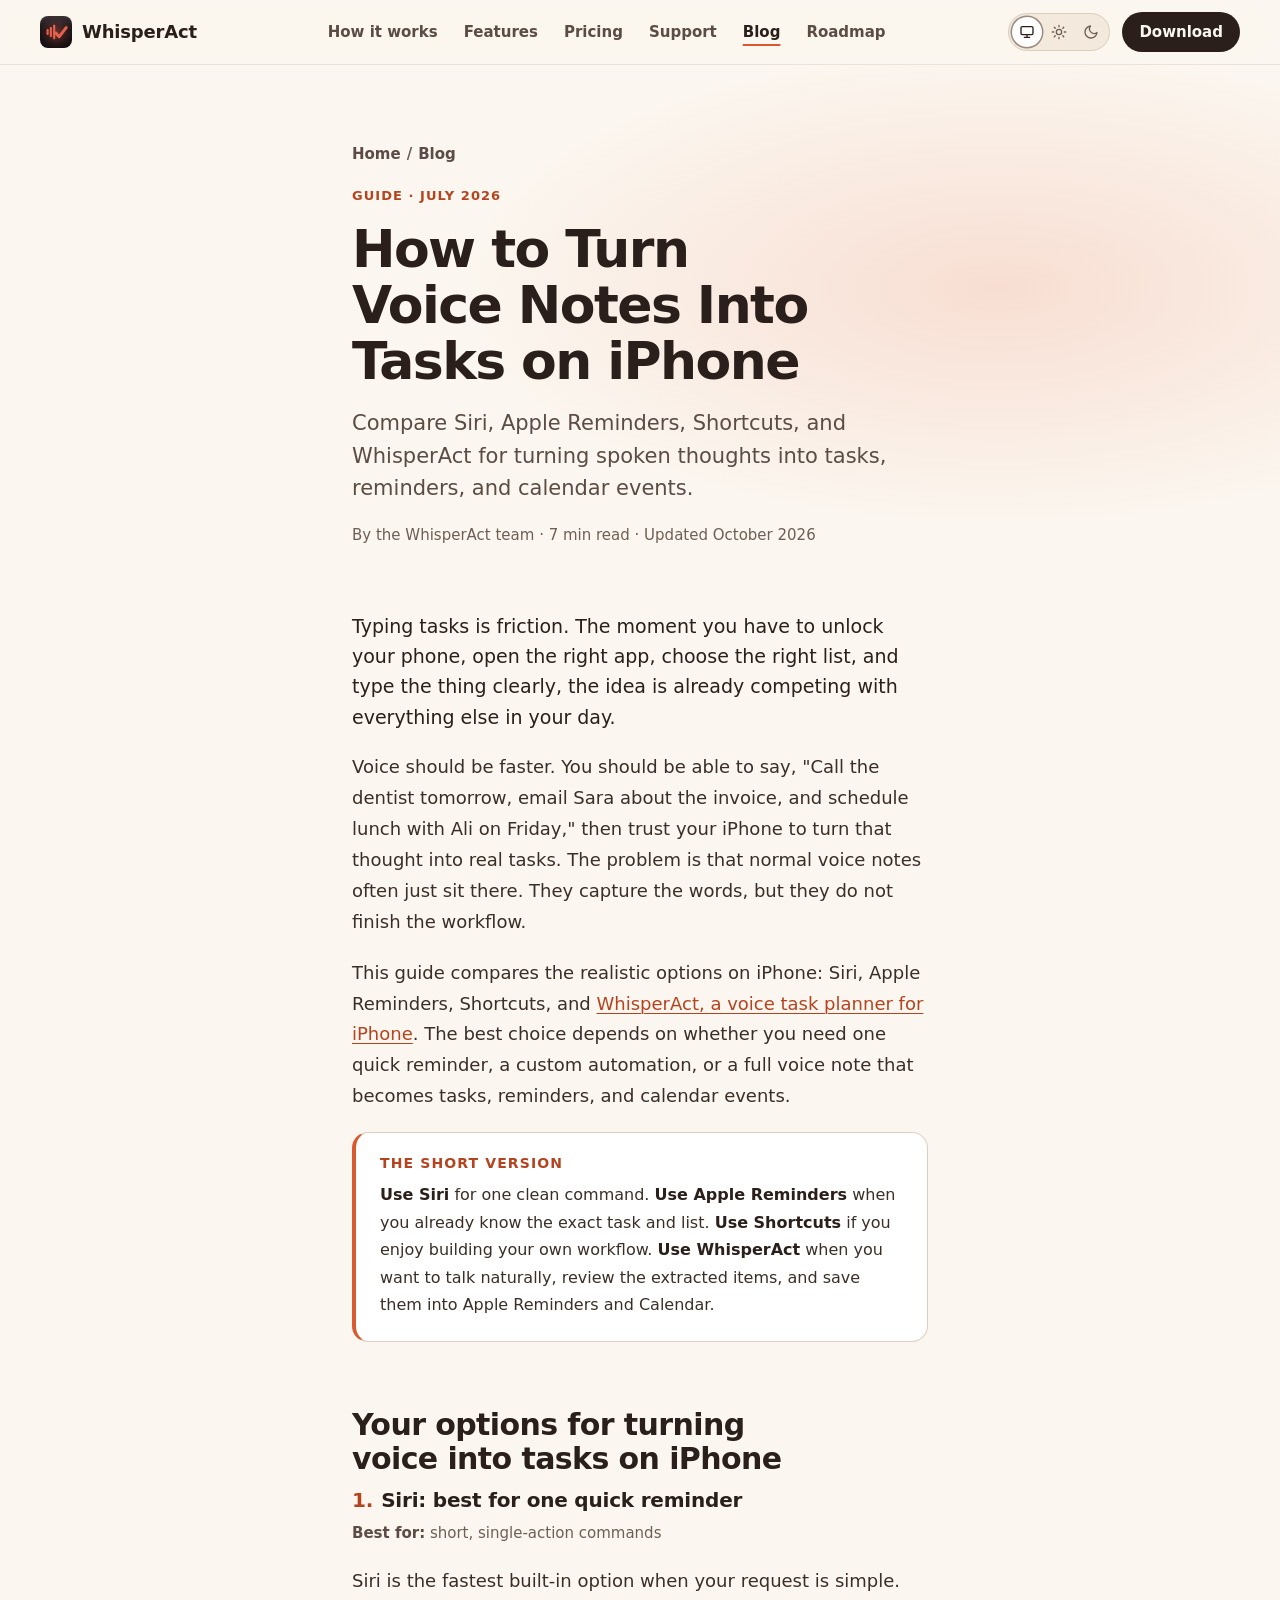
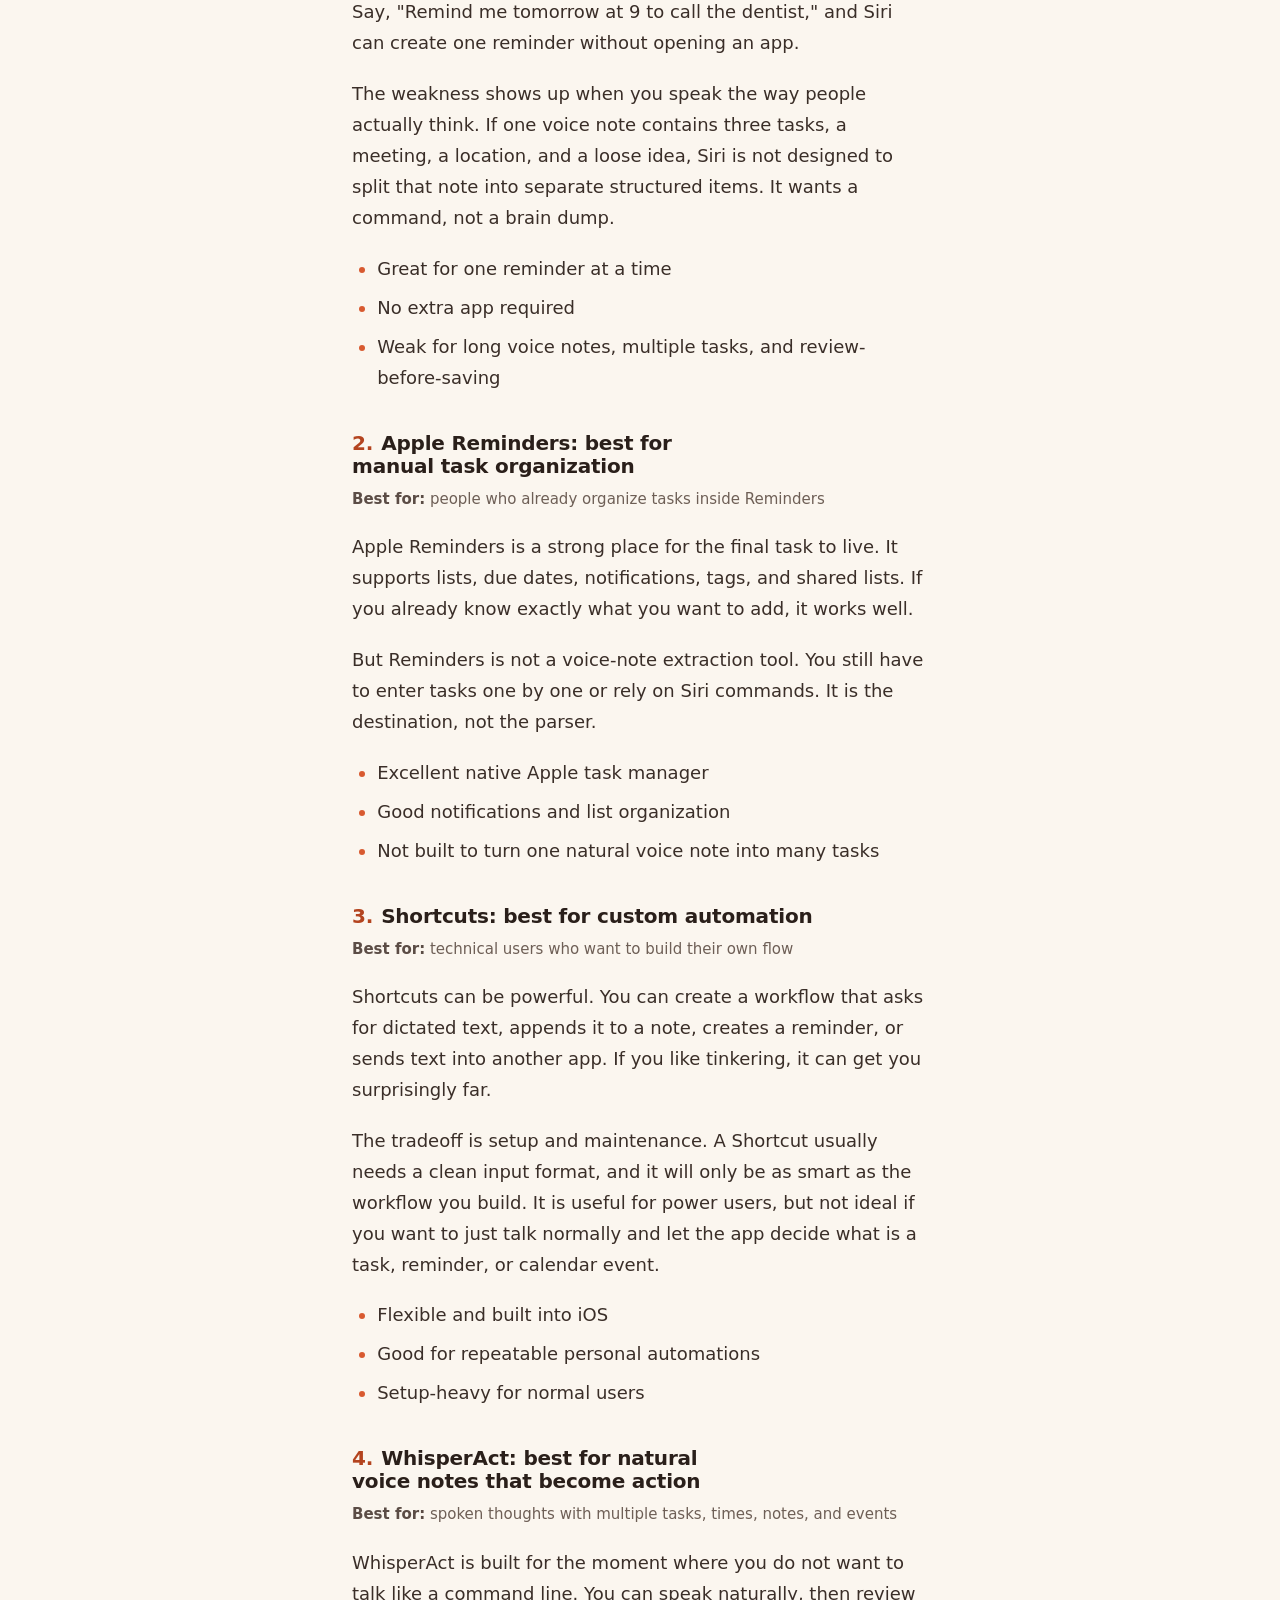
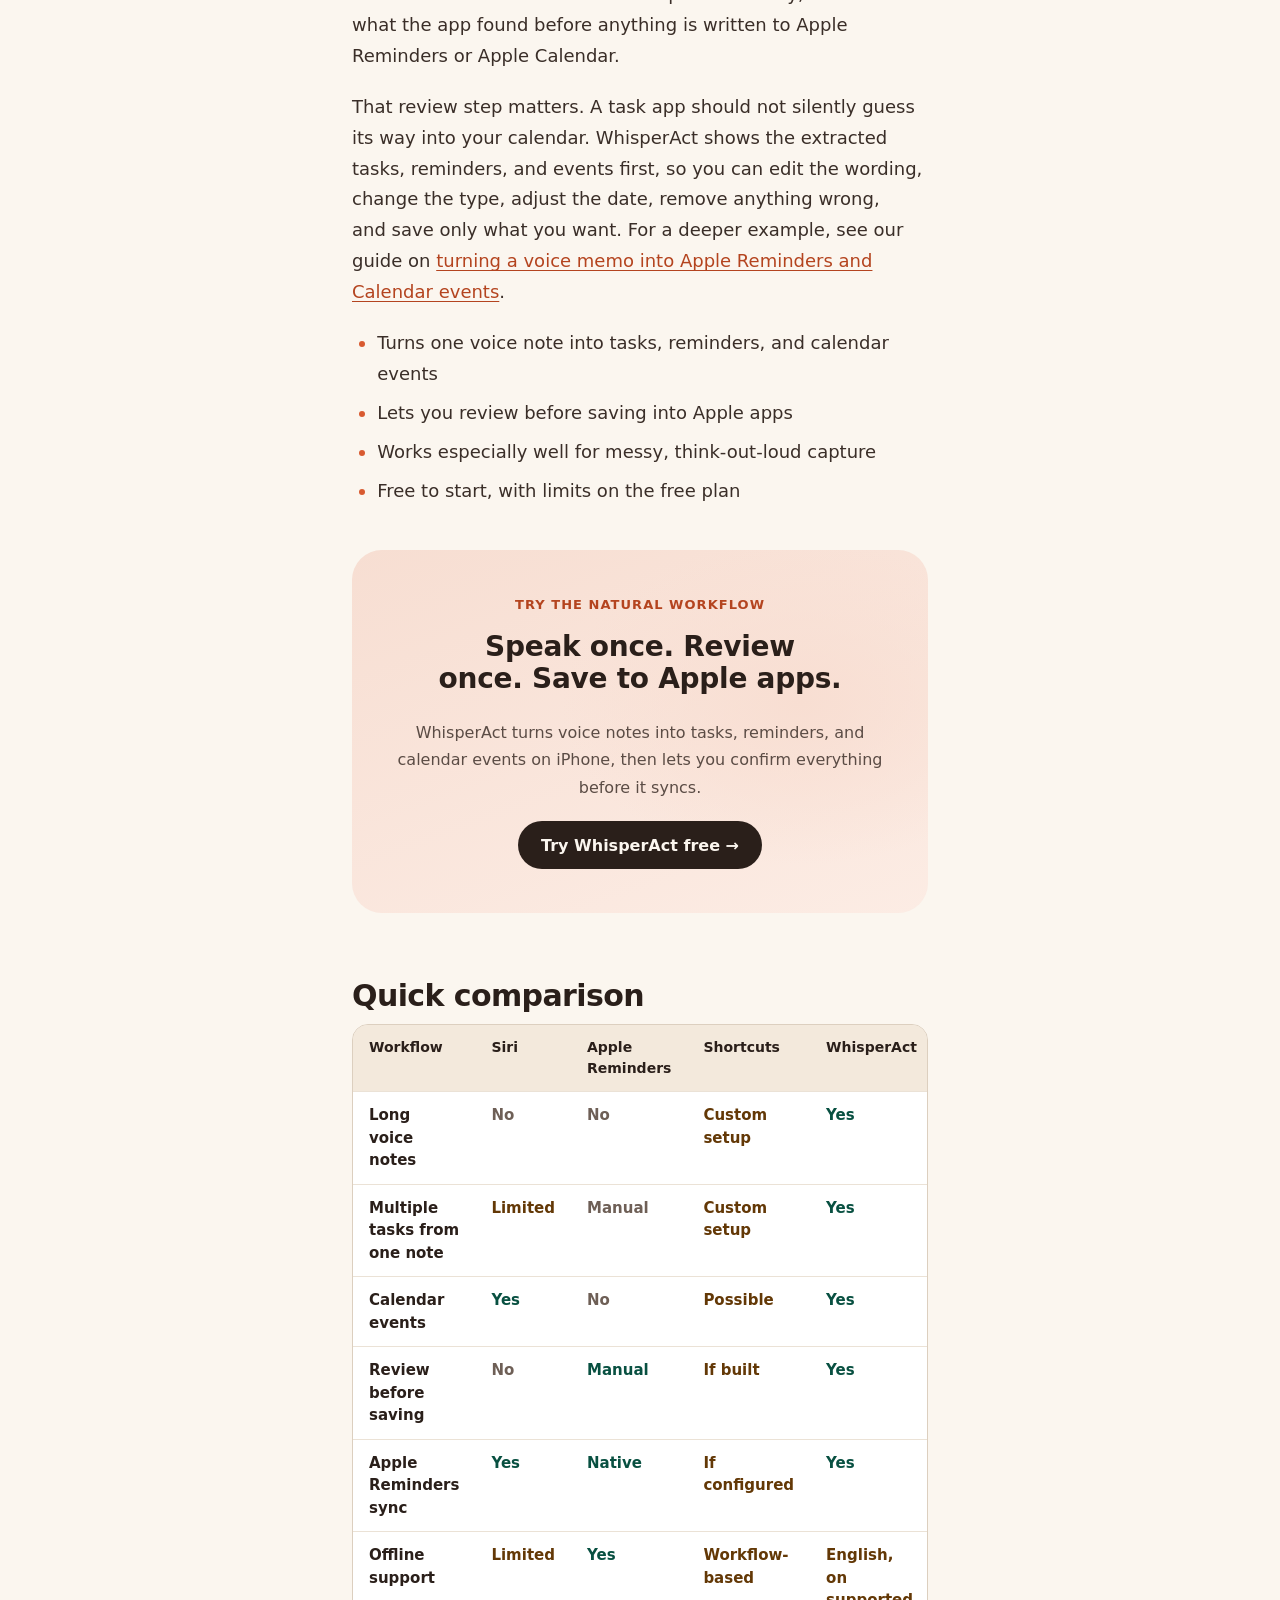
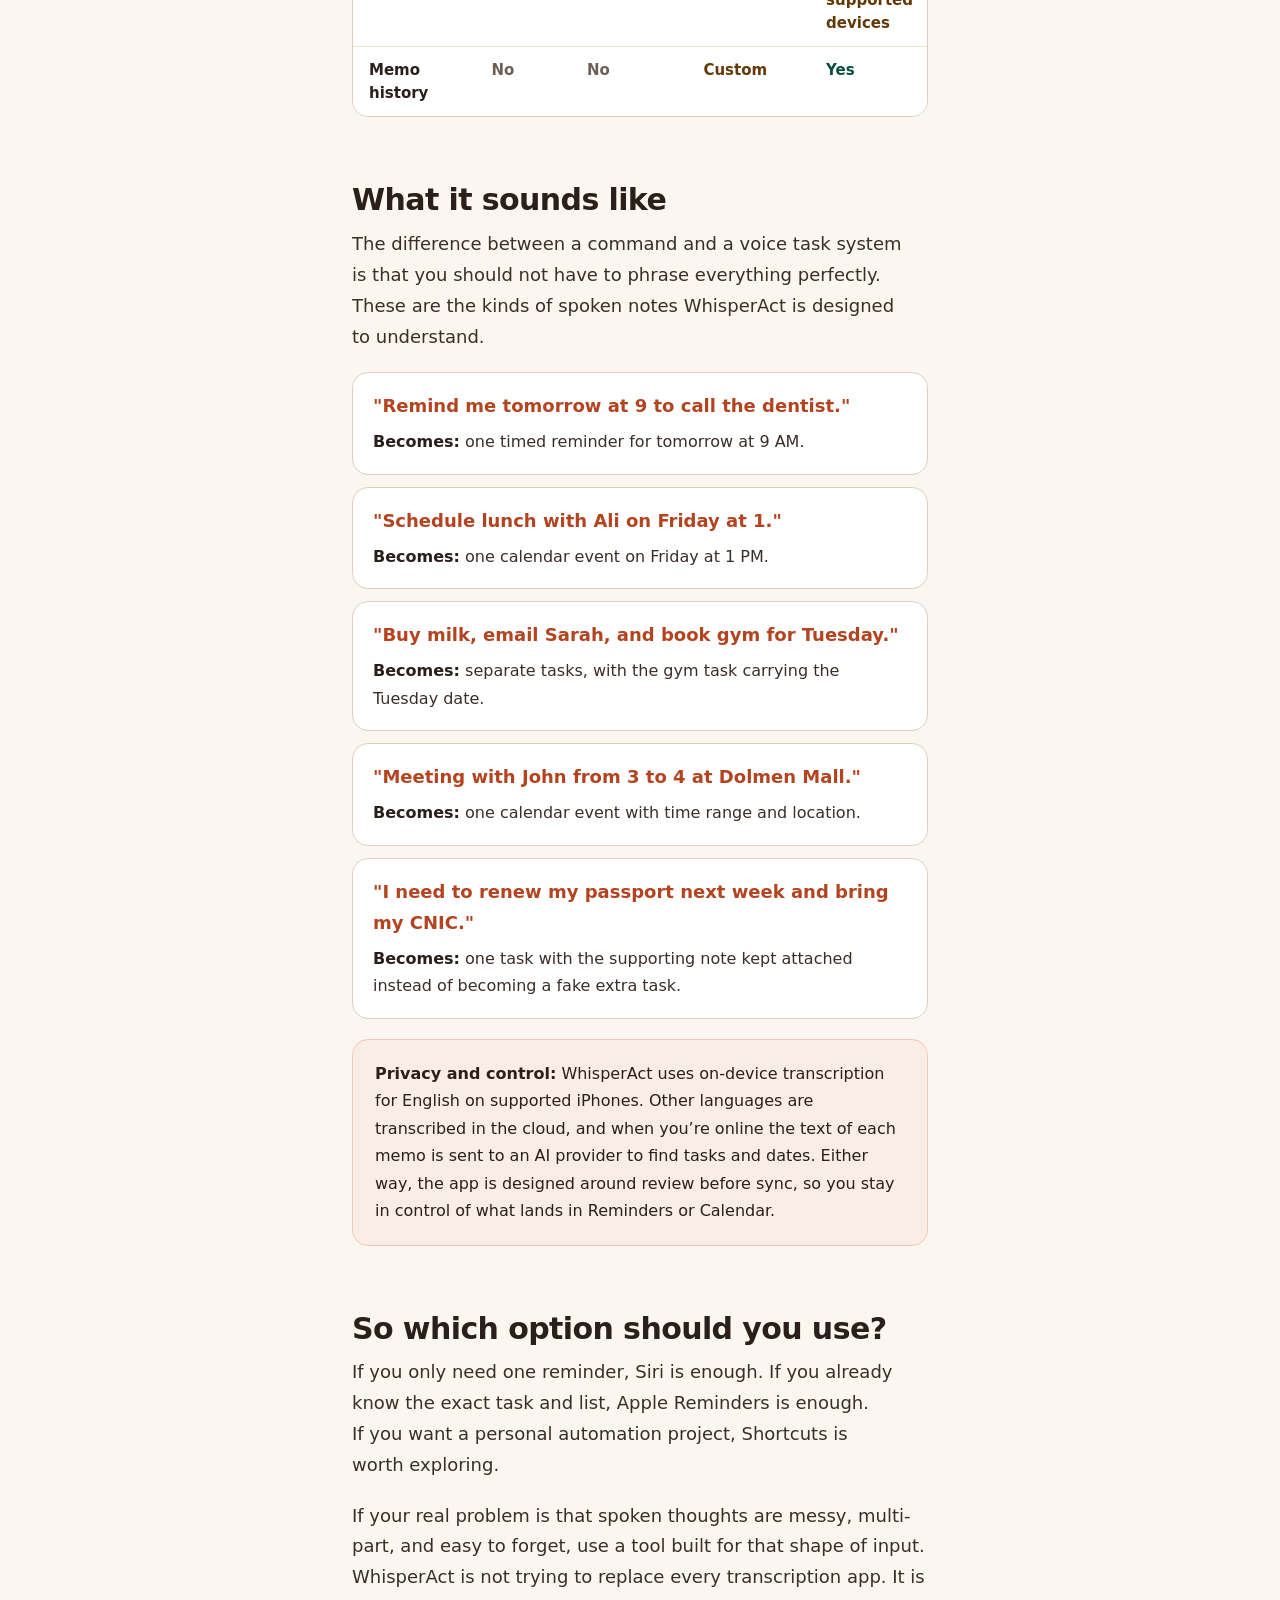
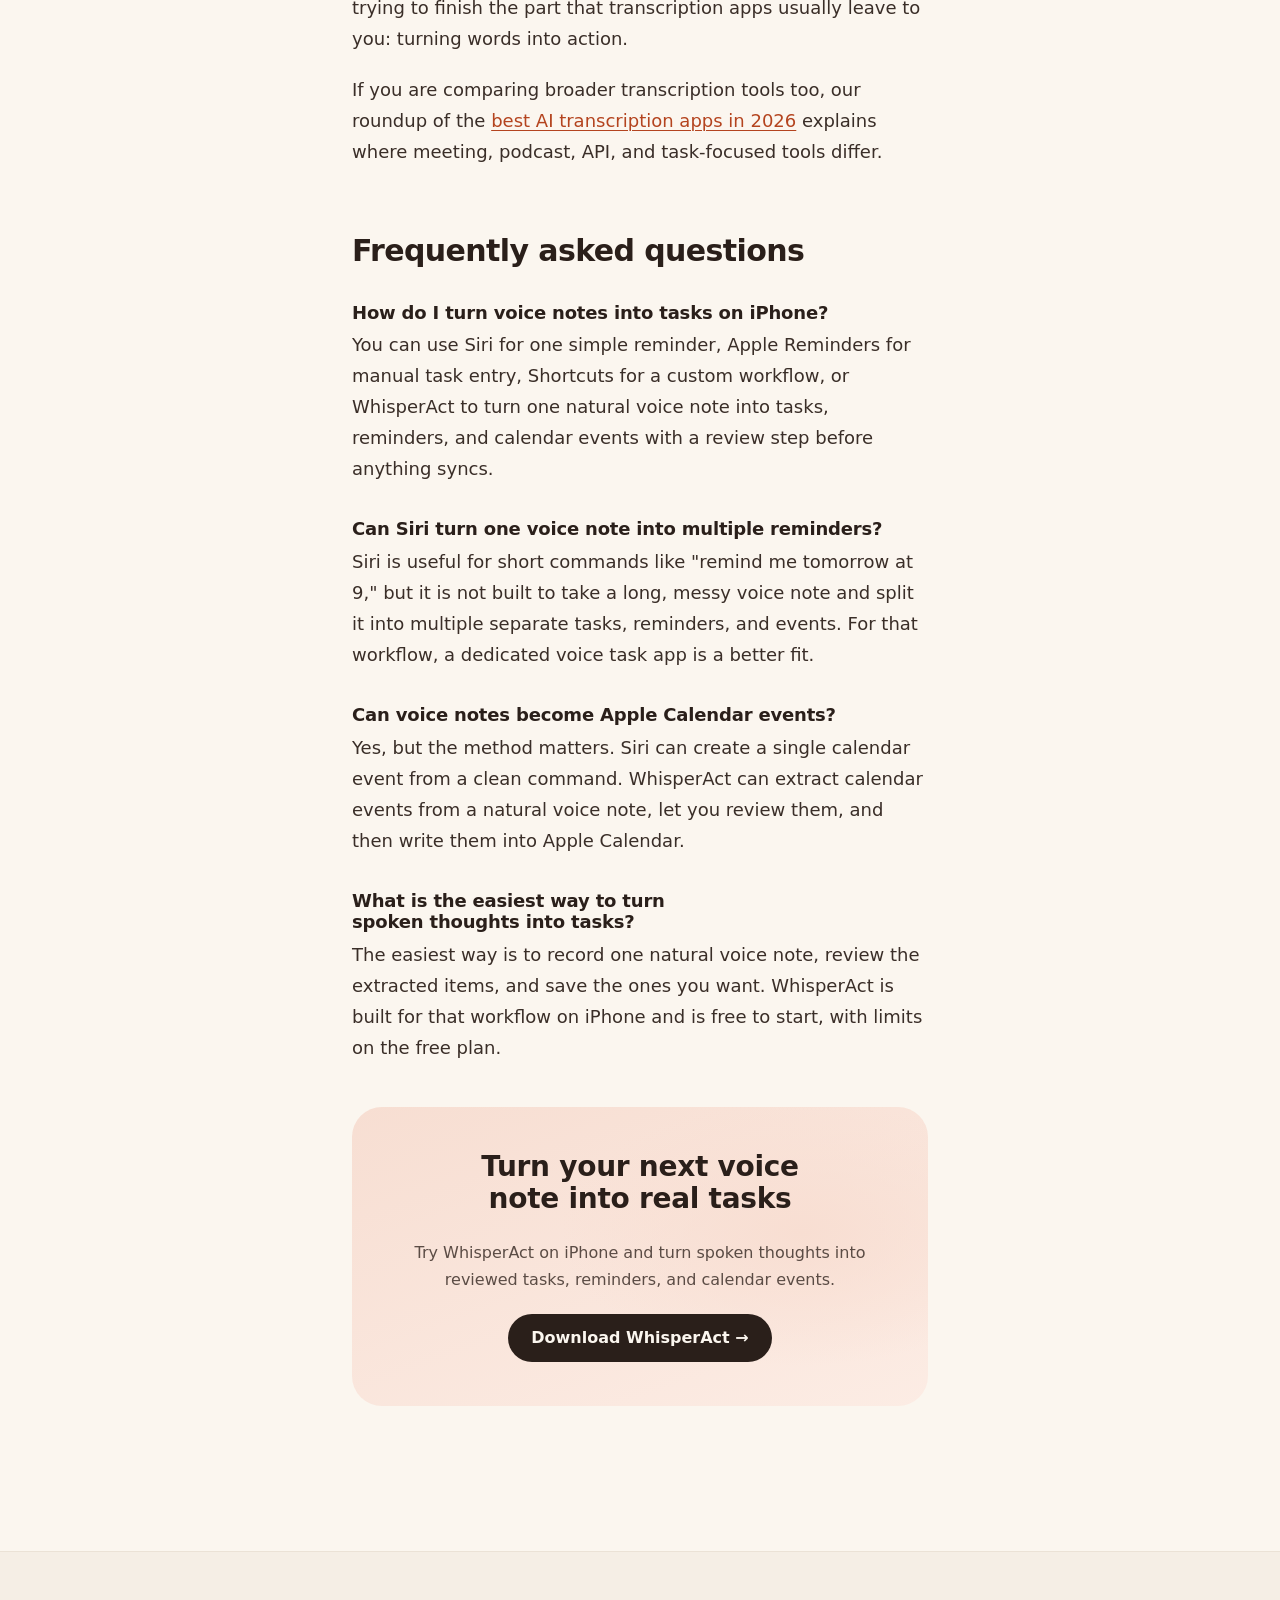
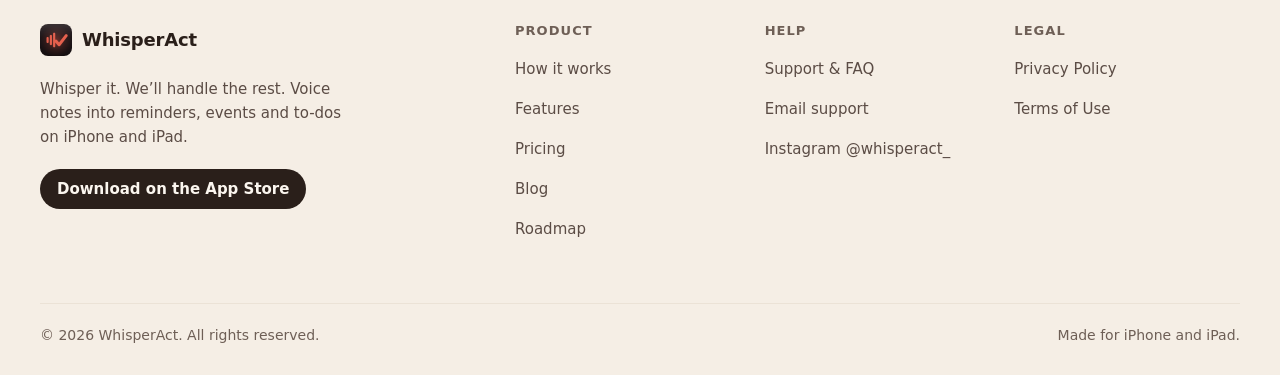
<file: blog/voice-notes-to-tasks-iphone/index.html>
<!DOCTYPE html>
<html lang="en" class="no-js">
<head>
  <meta charset="UTF-8" />
  <meta name="viewport" content="width=device-width, initial-scale=1" />
  <title>How to Turn Voice Notes Into Tasks on iPhone — WhisperAct</title>
  <meta name="description" content="Learn how to turn voice notes into tasks, reminders, and calendar events on iPhone using Siri, Apple Reminders, Shortcuts, and WhisperAct." />
  <link rel="canonical" href="https://whisperact.com/blog/voice-notes-to-tasks-iphone" />

  <!-- Icons / PWA -->
  <link rel="icon" href="/favicon.ico" sizes="any" />
  <link rel="icon" type="image/png" sizes="96x96" href="/favicon-96.png" />
  <link rel="icon" type="image/png" sizes="32x32" href="/favicon-32.png" />
  <link rel="apple-touch-icon" sizes="180x180" href="/apple-touch-icon.png" />
  <link rel="manifest" href="/site.webmanifest" />

  <!-- Appearance: follows the system unless the visitor picked one (stored by /menu.js) -->
  <meta name="color-scheme" content="light dark" />
  <meta name="theme-color" content="#fbf6ef" media="(prefers-color-scheme: light)" />
  <meta name="theme-color" content="#1f1c1a" media="(prefers-color-scheme: dark)" />
  <script>
    (function (d) {
      var r = d.documentElement;
      r.className = r.className.replace(/\bno-js\b/, "js");
      try {
        var t = localStorage.getItem("wa-theme");
        if (t === "light" || t === "dark") {
          r.setAttribute("data-theme", t);
          r.style.colorScheme = t;
          var m = d.querySelectorAll('meta[name="theme-color"]');
          for (var i = 0; i < m.length; i++) m[i].setAttribute("content", t === "dark" ? "#1f1c1a" : "#fbf6ef");
        }
      } catch (e) {}
    })(document);
  </script>
  <link rel="stylesheet" href="/site.css" />
  <script src="/menu.js" defer onerror="document.documentElement.classList.remove('js')"></script>

  <!-- Open Graph -->
  <meta property="og:type" content="article" />
  <meta property="og:title" content="How to Turn Voice Notes Into Tasks on iPhone" />
  <meta property="og:description" content="Compare Siri, Apple Reminders, Shortcuts, and WhisperAct for turning spoken thoughts into tasks, reminders, and calendar events on iPhone." />
  <meta property="og:url" content="https://whisperact.com/blog/voice-notes-to-tasks-iphone" />
  <meta property="og:image" content="https://whisperact.com/og.png" />
  <meta name="twitter:card" content="summary_large_image" />

  <!-- Article structured data -->
  <script type="application/ld+json">
  {
    "@context": "https://schema.org",
    "@type": "BlogPosting",
    "headline": "How to Turn Voice Notes Into Tasks on iPhone",
    "description": "Learn how to turn voice notes into tasks, reminders, and calendar events on iPhone using Siri, Apple Reminders, Shortcuts, and WhisperAct.",
    "datePublished": "2026-07-13",
    "dateModified": "2026-10-21",
    "author": { "@type": "Organization", "name": "WhisperAct" },
    "publisher": {
      "@type": "Organization",
      "name": "WhisperAct",
      "logo": { "@type": "ImageObject", "url": "https://whisperact.com/icon.png" }
    },
    "mainEntityOfPage": "https://whisperact.com/blog/voice-notes-to-tasks-iphone"
  }
  </script>

  <!-- Breadcrumb structured data -->
  <script type="application/ld+json">
  {
    "@context": "https://schema.org",
    "@type": "BreadcrumbList",
    "itemListElement": [
      {
        "@type": "ListItem",
        "position": 1,
        "name": "Home",
        "item": "https://whisperact.com/"
      },
      {
        "@type": "ListItem",
        "position": 2,
        "name": "Blog",
        "item": "https://whisperact.com/blog"
      },
      {
        "@type": "ListItem",
        "position": 3,
        "name": "How to Turn Voice Notes Into Tasks on iPhone",
        "item": "https://whisperact.com/blog/voice-notes-to-tasks-iphone"
      }
    ]
  }
  </script>

  <!-- FAQ structured data for rich results -->
  <script type="application/ld+json">
  {
    "@context": "https://schema.org",
    "@type": "FAQPage",
    "mainEntity": [
      {
        "@type": "Question",
        "name": "How do I turn voice notes into tasks on iPhone?",
        "acceptedAnswer": { "@type": "Answer", "text": "You can use Siri for one simple reminder, Apple Reminders for manual task entry, Shortcuts for a custom workflow, or WhisperAct to turn one natural voice note into tasks, reminders, and calendar events with a review step before anything syncs." }
      },
      {
        "@type": "Question",
        "name": "Can Siri turn one voice note into multiple reminders?",
        "acceptedAnswer": { "@type": "Answer", "text": "Siri is useful for short commands like remind me tomorrow at 9, but it is not built to take a long, messy voice note and split it into multiple separate tasks, reminders, and events. For that workflow, a dedicated voice task app is a better fit." }
      },
      {
        "@type": "Question",
        "name": "Can voice notes become Apple Calendar events?",
        "acceptedAnswer": { "@type": "Answer", "text": "Yes, but the method matters. Siri can create a single calendar event from a clean command. WhisperAct can extract calendar events from a natural voice note, let you review them, and then write them into Apple Calendar." }
      },
      {
        "@type": "Question",
        "name": "What is the easiest way to turn spoken thoughts into tasks?",
        "acceptedAnswer": { "@type": "Answer", "text": "The easiest way is to record one natural voice note, review the extracted items, and save the ones you want. WhisperAct is built for that workflow on iPhone and is free to start, with limits on the free plan." }
      }
    ]
  }
  </script>
</head>
<body>

<a class="skip-link" href="#main">Skip to content</a>

<header class="site-header">
  <div class="shell header-bar">
    <a class="brand" href="/">
      <img src="/icon-128.png" width="32" height="32" alt="" />
      <span>WhisperAct</span>
    </a>
    <button class="menu-toggle" type="button" aria-expanded="false" aria-controls="site-menu">
      <span class="menu-toggle-icon" aria-hidden="true"></span>
      <span class="sr-only">Menu</span>
    </button>
    <div class="site-menu" id="site-menu">
      <nav class="primary-nav" aria-label="Main">
        <ul>
          <li><a href="/#how">How it works</a></li>
          <li><a href="/#features">Features</a></li>
          <li><a href="/#pricing">Pricing</a></li>
          <li><a href="/support">Support</a></li>
          <li><a href="/blog" aria-current="true">Blog</a></li>
          <li><a href="/roadmap">Roadmap</a></li>
        </ul>
      </nav>
      <div class="header-actions">
        <fieldset class="theme-switch">
          <legend class="sr-only">Appearance</legend>
          <label class="theme-option" title="Match system appearance">
            <input type="radio" name="theme" value="system" checked />
            <span><svg viewBox="0 0 24 24" fill="none" stroke="currentColor" stroke-width="2" stroke-linecap="round" stroke-linejoin="round" aria-hidden="true"><rect x="3" y="4" width="18" height="12" rx="2"/><path d="M8 20h8M12 16v4"/></svg><span class="theme-label">System</span></span>
          </label>
          <label class="theme-option" title="Light appearance">
            <input type="radio" name="theme" value="light" />
            <span><svg viewBox="0 0 24 24" fill="none" stroke="currentColor" stroke-width="2" stroke-linecap="round" stroke-linejoin="round" aria-hidden="true"><circle cx="12" cy="12" r="4"/><path d="M12 2v2M12 20v2M4.93 4.93l1.41 1.41M17.66 17.66l1.41 1.41M2 12h2M20 12h2M4.93 19.07l1.41-1.41M17.66 6.34l1.41-1.41"/></svg><span class="theme-label">Light</span></span>
          </label>
          <label class="theme-option" title="Dark appearance">
            <input type="radio" name="theme" value="dark" />
            <span><svg viewBox="0 0 24 24" fill="none" stroke="currentColor" stroke-width="2" stroke-linecap="round" stroke-linejoin="round" aria-hidden="true"><path d="M21 12.8A9 9 0 1 1 11.2 3a7 7 0 0 0 9.8 9.8z"/></svg><span class="theme-label">Dark</span></span>
          </label>
        </fieldset>
        <a class="btn btn-primary btn-sm" href="https://apps.apple.com/us/app/whisperact-voice-task-planner/id6776684339" target="_blank" rel="noopener">Download<span class="sr-only"> WhisperAct on the App Store</span></a>
      </div>
    </div>
  </div>
</header>

<main id="main" tabindex="-1">
  <article>
    <header class="page-header article-header">
      <div class="shell">
        <div class="prose-column">
          <nav class="breadcrumb" aria-label="Breadcrumb">
            <ol>
              <li><a href="/">Home</a></li>
              <li><a href="/blog">Blog</a></li>
            </ol>
          </nav>
          <p class="eyebrow">Guide · July 2026</p>
          <h1>How to Turn Voice Notes Into Tasks on iPhone</h1>
          <p class="dek">Compare Siri, Apple Reminders, Shortcuts, and WhisperAct for turning spoken thoughts into tasks, reminders, and calendar events.</p>
          <p class="byline">By the WhisperAct team · 7 min read · Updated October 2026</p>
        </div>
      </div>
    </header>

    <div class="shell article-body">
      <div class="prose">
        <p class="intro-lede">Typing tasks is friction. The moment you have to unlock your phone, open the right app, choose the right list, and type the thing clearly, the idea is already competing with everything else in your day.</p>

        <p>Voice should be faster. You should be able to say, "Call the dentist tomorrow, email Sara about the invoice, and schedule lunch with Ali on Friday," then trust your iPhone to turn that thought into real tasks. The problem is that normal voice notes often just sit there. They capture the words, but they do not finish the workflow.</p>

        <p>This guide compares the realistic options on iPhone: Siri, Apple Reminders, Shortcuts, and <a href="/" title="WhisperAct voice task planner for iPhone">WhisperAct, a voice task planner for iPhone</a>. The best choice depends on whether you need one quick reminder, a custom automation, or a full voice note that becomes tasks, reminders, and calendar events.</p>

        <div class="tldr">
          <h2>The short version</h2>
          <p><strong>Use Siri</strong> for one clean command. <strong>Use Apple Reminders</strong> when you already know the exact task and list. <strong>Use Shortcuts</strong> if you enjoy building your own workflow. <strong>Use WhisperAct</strong> when you want to talk naturally, review the extracted items, and save them into Apple Reminders and Calendar.</p>
        </div>

        <h2>Your options for turning voice into tasks on iPhone</h2>

        <h3><span class="rank">1.</span>Siri: best for one quick reminder</h3>
        <p class="meta-line"><strong>Best for:</strong> short, single-action commands</p>
        <p>Siri is the fastest built-in option when your request is simple. Say, "Remind me tomorrow at 9 to call the dentist," and Siri can create one reminder without opening an app.</p>
        <p>The weakness shows up when you speak the way people actually think. If one voice note contains three tasks, a meeting, a location, and a loose idea, Siri is not designed to split that note into separate structured items. It wants a command, not a brain dump.</p>
        <ul>
          <li>Great for one reminder at a time</li>
          <li>No extra app required</li>
          <li>Weak for long voice notes, multiple tasks, and review-before-saving</li>
        </ul>

        <h3><span class="rank">2.</span>Apple Reminders: best for manual task organization</h3>
        <p class="meta-line"><strong>Best for:</strong> people who already organize tasks inside Reminders</p>
        <p>Apple Reminders is a strong place for the final task to live. It supports lists, due dates, notifications, tags, and shared lists. If you already know exactly what you want to add, it works well.</p>
        <p>But Reminders is not a voice-note extraction tool. You still have to enter tasks one by one or rely on Siri commands. It is the destination, not the parser.</p>
        <ul>
          <li>Excellent native Apple task manager</li>
          <li>Good notifications and list organization</li>
          <li>Not built to turn one natural voice note into many tasks</li>
        </ul>

        <h3><span class="rank">3.</span>Shortcuts: best for custom automation</h3>
        <p class="meta-line"><strong>Best for:</strong> technical users who want to build their own flow</p>
        <p>Shortcuts can be powerful. You can create a workflow that asks for dictated text, appends it to a note, creates a reminder, or sends text into another app. If you like tinkering, it can get you surprisingly far.</p>
        <p>The tradeoff is setup and maintenance. A Shortcut usually needs a clean input format, and it will only be as smart as the workflow you build. It is useful for power users, but not ideal if you want to just talk normally and let the app decide what is a task, reminder, or calendar event.</p>
        <ul>
          <li>Flexible and built into iOS</li>
          <li>Good for repeatable personal automations</li>
          <li>Setup-heavy for normal users</li>
        </ul>

        <h3><span class="rank">4.</span>WhisperAct: best for natural voice notes that become action</h3>
        <p class="meta-line"><strong>Best for:</strong> spoken thoughts with multiple tasks, times, notes, and events</p>
        <p>WhisperAct is built for the moment where you do not want to talk like a command line. You can speak naturally, then review what the app found before anything is written to Apple Reminders or Apple Calendar.</p>
        <p>That review step matters. A task app should not silently guess its way into your calendar. WhisperAct shows the extracted tasks, reminders, and events first, so you can edit the wording, change the type, adjust the date, remove anything wrong, and save only what you want. For a deeper example, see our guide on <a href="/blog/voice-memo-to-apple-reminders-calendar">turning a voice memo into Apple Reminders and Calendar events</a>.</p>
        <ul>
          <li>Turns one voice note into tasks, reminders, and calendar events</li>
          <li>Lets you review before saving into Apple apps</li>
          <li>Works especially well for messy, think-out-loud capture</li>
          <li>Free to start, with limits on the free plan</li>
        </ul>

        <div class="spotlight">
          <div class="eyebrow">Try the natural workflow</div>
          <h3>Speak once. Review once. Save to Apple apps.</h3>
          <p>WhisperAct turns voice notes into tasks, reminders, and calendar events on iPhone, then lets you confirm everything before it syncs.</p>
          <a class="btn btn-primary" href="https://apps.apple.com/us/app/whisperact-voice-task-planner/id6776684339" target="_blank" rel="noopener">Try WhisperAct free →</a>
        </div>

        <h2>Quick comparison</h2>
        <div class="table-wrap" tabindex="0" role="region" aria-label="Comparison table">
          <table>
            <thead>
              <tr>
                <th>Workflow</th>
                <th>Siri</th>
                <th>Apple Reminders</th>
                <th>Shortcuts</th>
                <th>WhisperAct</th>
              </tr>
            </thead>
            <tbody>
              <tr><td>Long voice notes</td><td class="no">No</td><td class="no">No</td><td class="mixed">Custom setup</td><td class="yes">Yes</td></tr>
              <tr><td>Multiple tasks from one note</td><td class="mixed">Limited</td><td class="no">Manual</td><td class="mixed">Custom setup</td><td class="yes">Yes</td></tr>
              <tr><td>Calendar events</td><td class="yes">Yes</td><td class="no">No</td><td class="mixed">Possible</td><td class="yes">Yes</td></tr>
              <tr><td>Review before saving</td><td class="no">No</td><td class="yes">Manual</td><td class="mixed">If built</td><td class="yes">Yes</td></tr>
              <tr><td>Apple Reminders sync</td><td class="yes">Yes</td><td class="yes">Native</td><td class="mixed">If configured</td><td class="yes">Yes</td></tr>
              <tr><td>Offline support</td><td class="mixed">Limited</td><td class="yes">Yes</td><td class="mixed">Workflow-based</td><td class="mixed">English, on supported devices</td></tr>
              <tr><td>Memo history</td><td class="no">No</td><td class="no">No</td><td class="mixed">Custom</td><td class="yes">Yes</td></tr>
            </tbody>
          </table>
        </div>
        <p class="table-hint">Scroll sideways to see every column.</p>

        <h2>What it sounds like</h2>
        <p>The difference between a command and a voice task system is that you should not have to phrase everything perfectly. These are the kinds of spoken notes WhisperAct is designed to understand.</p>

        <div class="example-grid">
          <div class="example-card">
            <p class="spoken">"Remind me tomorrow at 9 to call the dentist."</p>
            <p class="becomes"><strong>Becomes:</strong> one timed reminder for tomorrow at 9 AM.</p>
          </div>
          <div class="example-card">
            <p class="spoken">"Schedule lunch with Ali on Friday at 1."</p>
            <p class="becomes"><strong>Becomes:</strong> one calendar event on Friday at 1 PM.</p>
          </div>
          <div class="example-card">
            <p class="spoken">"Buy milk, email Sarah, and book gym for Tuesday."</p>
            <p class="becomes"><strong>Becomes:</strong> separate tasks, with the gym task carrying the Tuesday date.</p>
          </div>
          <div class="example-card">
            <p class="spoken">"Meeting with John from 3 to 4 at Dolmen Mall."</p>
            <p class="becomes"><strong>Becomes:</strong> one calendar event with time range and location.</p>
          </div>
          <div class="example-card">
            <p class="spoken">"I need to renew my passport next week and bring my CNIC."</p>
            <p class="becomes"><strong>Becomes:</strong> one task with the supporting note kept attached instead of becoming a fake extra task.</p>
          </div>
        </div>

        <div class="callout">
          <p><strong>Privacy and control:</strong> WhisperAct uses on-device transcription for English on supported iPhones. Other languages are transcribed in the cloud, and when you’re online the text of each memo is sent to an AI provider to find tasks and dates. Either way, the app is designed around review before sync, so you stay in control of what lands in Reminders or Calendar.</p>
        </div>

        <h2>So which option should you use?</h2>
        <p>If you only need one reminder, Siri is enough. If you already know the exact task and list, Apple Reminders is enough. If you want a personal automation project, Shortcuts is worth exploring.</p>
        <p>If your real problem is that spoken thoughts are messy, multi-part, and easy to forget, use a tool built for that shape of input. WhisperAct is not trying to replace every transcription app. It is trying to finish the part that transcription apps usually leave to you: turning words into action.</p>
        <p>If you are comparing broader transcription tools too, our roundup of the <a href="/blog/best-ai-transcription-apps-2026">best AI transcription apps in 2026</a> explains where meeting, podcast, API, and task-focused tools differ.</p>

        <h2>Frequently asked questions</h2>
        <div class="faq">
          <h3>How do I turn voice notes into tasks on iPhone?</h3>
          <p>You can use Siri for one simple reminder, Apple Reminders for manual task entry, Shortcuts for a custom workflow, or WhisperAct to turn one natural voice note into tasks, reminders, and calendar events with a review step before anything syncs.</p>

          <h3>Can Siri turn one voice note into multiple reminders?</h3>
          <p>Siri is useful for short commands like "remind me tomorrow at 9," but it is not built to take a long, messy voice note and split it into multiple separate tasks, reminders, and events. For that workflow, a dedicated voice task app is a better fit.</p>

          <h3>Can voice notes become Apple Calendar events?</h3>
          <p>Yes, but the method matters. Siri can create a single calendar event from a clean command. WhisperAct can extract calendar events from a natural voice note, let you review them, and then write them into Apple Calendar.</p>

          <h3>What is the easiest way to turn spoken thoughts into tasks?</h3>
          <p>The easiest way is to record one natural voice note, review the extracted items, and save the ones you want. WhisperAct is built for that workflow on iPhone and is free to start, with limits on the free plan.</p>
        </div>

        <div class="spotlight">
          <h3>Turn your next voice note into real tasks</h3>
          <p>Try WhisperAct on iPhone and turn spoken thoughts into reviewed tasks, reminders, and calendar events.</p>
          <a class="btn btn-primary" href="https://apps.apple.com/us/app/whisperact-voice-task-planner/id6776684339" target="_blank" rel="noopener">Download WhisperAct →</a>
        </div>
      </div>
    </div>
  </article>
</main>

<footer class="site-footer">
  <div class="shell">
    <div class="footer-grid">
      <div class="footer-brand">
        <a class="brand" href="/">
          <img src="/icon-128.png" width="32" height="32" alt="" loading="lazy" decoding="async" />
          <span>WhisperAct</span>
        </a>
        <p>Whisper it. We’ll handle the rest. Voice notes into reminders, events and to-dos on iPhone and iPad.</p>
        <a class="btn btn-primary btn-sm" href="https://apps.apple.com/us/app/whisperact-voice-task-planner/id6776684339" target="_blank" rel="noopener">Download on the App Store</a>
      </div>
      <nav class="footer-nav" aria-label="Footer">
        <div>
          <h2>Product</h2>
          <ul>
            <li><a href="/#how">How it works</a></li>
            <li><a href="/#features">Features</a></li>
            <li><a href="/#pricing">Pricing</a></li>
            <li><a href="/blog">Blog</a></li>
            <li><a href="/roadmap">Roadmap</a></li>
          </ul>
        </div>
        <div>
          <h2>Help</h2>
          <ul>
            <li><a href="/support">Support &amp; FAQ</a></li>
            <li><a href="mailto:support@whisperact.com">Email support</a></li>
            <li><a href="https://www.instagram.com/whisperact_/" target="_blank" rel="noopener">Instagram @whisperact_</a></li>
          </ul>
        </div>
        <div>
          <h2>Legal</h2>
          <ul>
            <li><a href="/privacy">Privacy Policy</a></li>
            <li><a href="/terms">Terms of Use</a></li>
          </ul>
        </div>
      </nav>
    </div>
    <div class="footer-base">
      <p>© 2026 WhisperAct. All rights reserved.</p>
      <p>Made for iPhone and iPad.</p>
    </div>
  </div>
</footer>

</body>
</html>
</file>
<file: site.css>
/* WhisperAct — shared site styles for every page.
 *
 * "Warm Paper" system: colours come from the app's Original theme (Tappr Assets.xcassets/wa)
 * and the approved 4.0.0 marketing system (promo/sources/screenshots/src/styles.css).
 * Light is the default. Dark follows the visitor's system setting unless they pick an
 * appearance, which menu.js stores and the inline <head> script applies as data-theme.
 * Keep the two dark blocks below identical.
 */

/* ── Tokens ───────────────────────────────────────────────────────────── */
:root {
  color-scheme: light;
  --bg: #fbf6ef;
  --bg-alt: #f5eee5;
  --surface: #ffffff;
  --surface-2: #fdfaf6;
  --sunken: #f3e9dc;
  --ink: #2a1f1a;
  --ink-2: #5b4c45;
  --ink-3: #6e5f56;
  --text-body: #3a2e28;
  --line: #ebe2d6;
  --line-strong: #dccfbf;
  --control-border: #9a8b7f;
  --hover: rgba(42, 31, 26, 0.06);
  --coral: #d85a30;
  --coral-ink: #b4441f;
  --coral-em: #c14b23;
  --coral-subtle: #faece7;
  --coral-subtle-line: #f1c9b8;
  --coral-glow: #f8ded2;
  --btn-bg: #2a1f1a;
  --btn-ink: #fbf6ef;
  --btn-bg-hover: #45362e;
  --header-bg: rgba(251, 246, 239, 0.86);
  --shadow-sm: 0 1px 2px rgba(42, 31, 26, 0.06);
  --shadow-md: 0 1px 2px rgba(42, 31, 26, 0.05), 0 12px 32px -16px rgba(42, 31, 26, 0.22);
  --shadow-device: 0 50px 90px -42px rgba(42, 31, 26, 0.5), 0 22px 40px -26px rgba(42, 31, 26, 0.38), 0 2px 6px rgba(42, 31, 26, 0.1);
  --stage-capture: linear-gradient(160deg, #f8e5c6 0%, #fbf0de 100%);
  --stage-review: linear-gradient(160deg, #f7ded2 0%, #fcece4 100%);
  --stage-plan: linear-gradient(160deg, #dae7f4 0%, #edf3f9 100%);
  --stage-day: linear-gradient(160deg, #eedcec 0%, #f8f0f6 100%);
  --glow-capture: #f6d9a8;
  --glow-review: #f4c3ad;
  --glow-plan: #c2d7ef;
  --glow-day: #e6cde3;
  --map-bg: #f6ecdc;
  --map-bg-2: #efe1cb;
  --map-grid: rgba(120, 90, 50, 0.1);
  --map-ink: #8a6a45;
  --map-fog: rgba(246, 236, 220, 0.92);
  --hero-glow: radial-gradient(58% 62% at 78% 42%, #f8ded2 0%, rgba(248, 222, 210, 0) 72%);
  /* Item types — the app's tokens */
  --reminder: #1d9e75; --reminder-fill: #e1f5ee; --reminder-text: #085041; --reminder-line: #9fe1cb;
  --event: #378add; --event-fill: #e6f1fb; --event-text: #0c447c; --event-line: #b5d4f4;
  --todo: #ba7517; --todo-fill: #faeeda; --todo-text: #633806; --todo-line: #fac775;
  /* Layout and type */
  --shell: 1240px;
  --gutter: clamp(16px, 4vw, 40px);
  --prose: 36rem;
  --header-h: 64px;
  --radius-sm: 10px;
  --radius: 16px;
  --radius-lg: 22px;
  --radius-xl: 30px;
  --font-ui: ui-rounded, "SF Pro Rounded", system-ui, -apple-system, BlinkMacSystemFont, "Segoe UI", Roboto, "Helvetica Neue", Arial, sans-serif;
  --font-text: system-ui, -apple-system, BlinkMacSystemFont, "Segoe UI", Roboto, "Helvetica Neue", Arial, sans-serif;
  /* Older inline styles in the legal pages refer to --text-3. */
  --text-3: var(--ink-3);
}

@media (prefers-color-scheme: dark) {
  :root:not([data-theme="light"]) {
    color-scheme: dark;
    --bg: #1f1c1a;
    --bg-alt: #262321;
    --surface: #2b2826;
    --surface-2: #34312e;
    --sunken: #181614;
    --ink: #f4efe9;
    --ink-2: #cbc2b8;
    --ink-3: #a2988e;
    --text-body: #ddd5cc;
    --line: #36312d;
    --line-strong: #48423d;
    --control-border: #7a7068;
    --hover: rgba(244, 239, 233, 0.07);
    --coral: #f0997b;
    --coral-ink: #f0997b;
    --coral-em: #f0997b;
    --coral-subtle: #3d2219;
    --coral-subtle-line: #6b3a28;
    --coral-glow: #3a2219;
    --btn-bg: #f4efe9;
    --btn-ink: #2a1f1a;
    --btn-bg-hover: #ffffff;
    --header-bg: rgba(31, 28, 26, 0.86);
    --shadow-sm: 0 1px 2px rgba(0, 0, 0, 0.3);
    --shadow-md: 0 1px 2px rgba(0, 0, 0, 0.3), 0 14px 34px -16px rgba(0, 0, 0, 0.65);
    --shadow-device: 0 50px 90px -42px rgba(0, 0, 0, 0.9), 0 22px 40px -26px rgba(0, 0, 0, 0.7), 0 2px 6px rgba(0, 0, 0, 0.4);
    --stage-capture: linear-gradient(160deg, #3b2d1a 0%, #2c2620 100%);
    --stage-review: linear-gradient(160deg, #3f251c 0%, #2d2421 100%);
    --stage-plan: linear-gradient(160deg, #1e2b39 0%, #24262b 100%);
    --stage-day: linear-gradient(160deg, #35253b 0%, #28232a 100%);
    --glow-capture: rgba(239, 159, 39, 0.26);
    --glow-review: rgba(240, 153, 123, 0.3);
    --glow-plan: rgba(133, 183, 235, 0.26);
    --glow-day: rgba(196, 140, 190, 0.28);
    --map-bg: #1d2230;
    --map-bg-2: #171b26;
    --map-grid: rgba(190, 200, 230, 0.08);
    --map-ink: #a9b4cc;
    --map-fog: rgba(29, 34, 48, 0.92);
    --hero-glow: radial-gradient(58% 62% at 78% 42%, rgba(216, 90, 48, 0.2) 0%, rgba(216, 90, 48, 0) 72%);
    --reminder: #5dcaa5; --reminder-fill: #04342c; --reminder-text: #9fe1cb; --reminder-line: #085041;
    --event: #85b7eb; --event-fill: #042c53; --event-text: #b5d4f4; --event-line: #0c447c;
    --todo: #ef9f27; --todo-fill: #412402; --todo-text: #fac775; --todo-line: #633806;
  }
}

:root[data-theme="dark"] {
  color-scheme: dark;
  --bg: #1f1c1a;
  --bg-alt: #262321;
  --surface: #2b2826;
  --surface-2: #34312e;
  --sunken: #181614;
  --ink: #f4efe9;
  --ink-2: #cbc2b8;
  --ink-3: #a2988e;
  --text-body: #ddd5cc;
  --line: #36312d;
  --line-strong: #48423d;
  --control-border: #7a7068;
  --hover: rgba(244, 239, 233, 0.07);
  --coral: #f0997b;
  --coral-ink: #f0997b;
  --coral-em: #f0997b;
  --coral-subtle: #3d2219;
  --coral-subtle-line: #6b3a28;
  --coral-glow: #3a2219;
  --btn-bg: #f4efe9;
  --btn-ink: #2a1f1a;
  --btn-bg-hover: #ffffff;
  --header-bg: rgba(31, 28, 26, 0.86);
  --shadow-sm: 0 1px 2px rgba(0, 0, 0, 0.3);
  --shadow-md: 0 1px 2px rgba(0, 0, 0, 0.3), 0 14px 34px -16px rgba(0, 0, 0, 0.65);
  --shadow-device: 0 50px 90px -42px rgba(0, 0, 0, 0.9), 0 22px 40px -26px rgba(0, 0, 0, 0.7), 0 2px 6px rgba(0, 0, 0, 0.4);
  --stage-capture: linear-gradient(160deg, #3b2d1a 0%, #2c2620 100%);
  --stage-review: linear-gradient(160deg, #3f251c 0%, #2d2421 100%);
  --stage-plan: linear-gradient(160deg, #1e2b39 0%, #24262b 100%);
  --stage-day: linear-gradient(160deg, #35253b 0%, #28232a 100%);
  --glow-capture: rgba(239, 159, 39, 0.26);
  --glow-review: rgba(240, 153, 123, 0.3);
  --glow-plan: rgba(133, 183, 235, 0.26);
  --glow-day: rgba(196, 140, 190, 0.28);
  --map-bg: #1d2230;
  --map-bg-2: #171b26;
  --map-grid: rgba(190, 200, 230, 0.08);
  --map-ink: #a9b4cc;
  --map-fog: rgba(29, 34, 48, 0.92);
  --hero-glow: radial-gradient(58% 62% at 78% 42%, rgba(216, 90, 48, 0.2) 0%, rgba(216, 90, 48, 0) 72%);
  --reminder: #5dcaa5; --reminder-fill: #04342c; --reminder-text: #9fe1cb; --reminder-line: #085041;
  --event: #85b7eb; --event-fill: #042c53; --event-text: #b5d4f4; --event-line: #0c447c;
  --todo: #ef9f27; --todo-fill: #412402; --todo-text: #fac775; --todo-line: #633806;
}

/* ── Base ─────────────────────────────────────────────────────────────── */
*, *::before, *::after { box-sizing: border-box; }

html {
  -webkit-text-size-adjust: 100%;
  text-size-adjust: 100%;
  scroll-padding-top: calc(var(--header-h) + 16px);
}

@media (prefers-reduced-motion: no-preference) {
  html { scroll-behavior: smooth; }
}

body {
  margin: 0;
  background: var(--bg);
  color: var(--ink);
  font-family: var(--font-text);
  font-size: 1rem;
  line-height: 1.6;
  -webkit-font-smoothing: antialiased;
  -moz-osx-font-smoothing: grayscale;
}

img, picture, video, svg { display: block; max-width: 100%; }
img { height: auto; }

h1, h2, h3, h4 {
  margin: 0;
  font-family: var(--font-ui);
  font-weight: 700;
  line-height: 1.15;
  letter-spacing: -0.015em;
  color: var(--ink);
  text-wrap: balance;
}

p { margin: 0; text-wrap: pretty; }
ul, ol { margin: 0; }

a { color: var(--coral-ink); text-underline-offset: 0.18em; text-decoration-thickness: 0.08em; }
a:hover { text-decoration-thickness: 0.12em; }

:focus-visible {
  outline: 2.5px solid var(--coral-ink);
  outline-offset: 3px;
}

main:focus { outline: none; }

::selection { background: var(--coral-glow); color: var(--ink); }

.sr-only {
  position: absolute !important;
  width: 1px; height: 1px;
  padding: 0; margin: -1px;
  overflow: hidden;
  clip: rect(0 0 0 0);
  clip-path: inset(50%);
  white-space: nowrap;
  border: 0;
}

.shell {
  width: min(100% - 2 * var(--gutter), var(--shell));
  margin-inline: auto;
}

.skip-link {
  position: absolute;
  left: 12px;
  top: 0;
  z-index: 300;
  padding: 10px 16px;
  border-radius: 999px;
  background: var(--btn-bg);
  color: var(--btn-ink);
  font-family: var(--font-ui);
  font-weight: 650;
  text-decoration: none;
  transform: translateY(-160%);
}
.skip-link:focus { transform: translateY(12px); }

/* ── Buttons ──────────────────────────────────────────────────────────── */
.btn {
  display: inline-flex;
  align-items: center;
  justify-content: center;
  gap: 8px;
  min-height: 48px;
  padding: 12px 22px;
  border: 1px solid transparent;
  border-radius: 999px;
  font-family: var(--font-ui);
  font-size: 1rem;
  font-weight: 650;
  line-height: 1.2;
  text-align: center;
  text-decoration: none;
  cursor: pointer;
  transition: background-color 0.15s ease, border-color 0.15s ease, color 0.15s ease, transform 0.15s ease;
}
.btn svg { width: 18px; height: 18px; flex: none; }
.btn-primary { background: var(--btn-bg); color: var(--btn-ink); }
.btn-primary:hover { background: var(--btn-bg-hover); color: var(--btn-ink); }
.btn-secondary { background: transparent; color: var(--ink); border-color: var(--control-border); }
.btn-secondary:hover { background: var(--hover); color: var(--ink); }
.btn-sm { min-height: 40px; padding: 8px 16px; font-size: 0.9375rem; }
.btn-lg { min-height: 54px; padding: 14px 26px; font-size: 1.0625rem; }
@media (prefers-reduced-motion: no-preference) {
  .btn:hover { transform: translateY(-1px); }
}

.text-link {
  display: inline-flex;
  align-items: center;
  gap: 6px;
  font-family: var(--font-ui);
  font-weight: 650;
}

/* ── Header and navigation ────────────────────────────────────────────── */
.site-header {
  position: sticky;
  top: 0;
  z-index: 100;
  background: var(--header-bg);
  -webkit-backdrop-filter: saturate(160%) blur(16px);
  backdrop-filter: saturate(160%) blur(16px);
  border-bottom: 1px solid var(--line);
}
@supports not ((-webkit-backdrop-filter: blur(1px)) or (backdrop-filter: blur(1px))) {
  .site-header { background: var(--bg); }
}

.header-bar {
  display: flex;
  align-items: center;
  gap: 20px;
  min-height: var(--header-h);
}

.brand {
  display: inline-flex;
  align-items: center;
  gap: 10px;
  flex: none;
  border-radius: 10px;
  color: var(--ink);
  font-family: var(--font-ui);
  font-size: 1.125rem;
  font-weight: 700;
  letter-spacing: -0.01em;
  text-decoration: none;
}
.brand img { width: 32px; height: 32px; border-radius: 8px; }

.site-menu {
  display: flex;
  flex: 1;
  align-items: center;
  gap: 12px;
  min-width: 0;
}

.primary-nav { margin-inline: auto; }
.primary-nav ul {
  display: flex;
  align-items: center;
  gap: 2px;
  padding: 0;
  list-style: none;
}
.primary-nav a {
  display: block;
  padding: 8px 12px;
  border-radius: 999px;
  color: var(--ink-2);
  font-family: var(--font-ui);
  font-size: 0.9375rem;
  font-weight: 600;
  text-decoration: none;
  white-space: nowrap;
  transition: background-color 0.15s ease, color 0.15s ease;
}
.primary-nav a:hover { background: var(--hover); color: var(--ink); }
.primary-nav a[aria-current] {
  color: var(--ink);
  text-decoration: underline;
  text-decoration-color: var(--coral);
  text-decoration-thickness: 2px;
  text-underline-offset: 7px;
}

.header-actions {
  display: flex;
  align-items: center;
  gap: 12px;
  flex: none;
}

/* Appearance control: three native radios styled as a segmented control. */
.theme-switch {
  display: inline-flex;
  align-items: center;
  gap: 2px;
  margin: 0;
  padding: 3px;
  min-inline-size: 0;
  border: 1px solid var(--line-strong);
  border-radius: 999px;
  background: var(--sunken);
}
.theme-switch legend { padding: 0; }
.theme-option { position: relative; display: inline-flex; }
.theme-option input {
  position: absolute;
  inset: 0;
  width: 100%;
  height: 100%;
  margin: 0;
  opacity: 0;
  cursor: pointer;
}
.theme-option > span {
  display: inline-flex;
  align-items: center;
  justify-content: center;
  gap: 6px;
  min-width: 30px;
  height: 30px;
  padding: 0 7px;
  border-radius: 999px;
  color: var(--ink-3);
  font-family: var(--font-ui);
  font-size: 0.875rem;
  font-weight: 600;
  pointer-events: none;
}
.theme-option svg { width: 16px; height: 16px; }
.theme-option input:hover + span { color: var(--ink); }
.theme-option input:checked + span {
  background: var(--surface);
  color: var(--ink);
  box-shadow: 0 0 0 1.5px var(--control-border), var(--shadow-sm);
}
.theme-option input:focus-visible + span { outline: 2.5px solid var(--coral-ink); outline-offset: 2px; }
.theme-label {
  position: absolute;
  width: 1px; height: 1px;
  overflow: hidden;
  clip: rect(0 0 0 0);
  clip-path: inset(50%);
  white-space: nowrap;
}
/* The control needs JavaScript; without it the page simply follows the system setting. */
html:not(.js) .theme-switch { display: none; }

.menu-toggle {
  display: none;
  place-items: center;
  width: 44px;
  height: 44px;
  margin-left: auto;
  margin-right: -6px;
  padding: 0;
  border: 0;
  border-radius: 12px;
  background: transparent;
  color: var(--ink);
  cursor: pointer;
}
.menu-toggle:hover { background: var(--hover); }
.menu-toggle-icon,
.menu-toggle-icon::before,
.menu-toggle-icon::after {
  display: block;
  width: 20px;
  height: 2px;
  border-radius: 2px;
  background: currentColor;
  transition: transform 0.2s ease, opacity 0.2s ease;
}
.menu-toggle-icon { position: relative; }
.menu-toggle-icon::before,
.menu-toggle-icon::after { content: ""; position: absolute; left: 0; }
.menu-toggle-icon::before { top: -6px; }
.menu-toggle-icon::after { top: 6px; }
.site-header.is-open .menu-toggle-icon { background: transparent; }
.site-header.is-open .menu-toggle-icon::before { transform: translateY(6px) rotate(45deg); }
.site-header.is-open .menu-toggle-icon::after { transform: translateY(-6px) rotate(-45deg); }

/* Compact header. The breakpoint is in em so it also responds to a larger default font size;
   menu.js reads the toggle's visibility instead of repeating this value. */
@media (max-width: 61.99em) {
  .js .menu-toggle { display: grid; }

  .js .site-menu {
    position: absolute;
    top: 100%;
    left: 0;
    right: 0;
    flex-direction: column;
    align-items: stretch;
    gap: 0;
    max-height: calc(100vh - var(--header-h));
    max-height: calc(100dvh - var(--header-h));
    overflow-y: auto;
    overscroll-behavior: contain;
    padding: 4px max(var(--gutter), calc((100% - var(--shell)) / 2)) 24px;
    background: var(--bg);
    border-bottom: 1px solid var(--line-strong);
    box-shadow: var(--shadow-md);
    visibility: hidden;
    opacity: 0;
    transform: translateY(-6px);
    transition: opacity 0.18s ease, transform 0.18s ease, visibility 0s linear 0.18s;
  }
  .js .site-header.is-open .site-menu {
    visibility: visible;
    opacity: 1;
    transform: none;
    transition: opacity 0.18s ease, transform 0.18s ease, visibility 0s;
  }
  .js .primary-nav { margin: 0; }
  .js .primary-nav ul { flex-direction: column; align-items: stretch; gap: 0; }
  .js .primary-nav li + li { border-top: 1px solid var(--line); }
  .js .primary-nav a {
    display: flex;
    align-items: center;
    min-height: 52px;
    padding: 12px 4px;
    border-radius: 0;
    font-size: 1.0625rem;
    color: var(--ink);
    background: none;
  }
  .js .primary-nav a[aria-current] { text-underline-offset: 6px; }
  .js .header-actions {
    flex-direction: column;
    align-items: stretch;
    gap: 16px;
    padding-top: 16px;
    border-top: 1px solid var(--line);
  }
  .js .theme-switch { align-self: flex-start; }
  .js .theme-option > span { padding: 0 12px; height: 36px; }
  .js .theme-label { position: static; width: auto; height: auto; overflow: visible; clip: auto; clip-path: none; }
  .js .header-actions .btn { width: 100%; min-height: 48px; font-size: 1rem; }

  /* Without JavaScript the links stay visible in a second row, and the header does not stick. */
  html:not(.js) .site-header { position: static; }
  html:not(.js) .header-bar { flex-wrap: wrap; row-gap: 4px; padding-block: 10px; }
  html:not(.js) .site-menu { flex-basis: 100%; flex-wrap: wrap; justify-content: space-between; }
  html:not(.js) .primary-nav { margin: 0 0 0 -12px; }
  html:not(.js) .primary-nav ul { flex-wrap: wrap; }
}

@media (prefers-reduced-motion: reduce) {
  .js .site-menu,
  .js .site-header.is-open .site-menu { transform: none; transition: none; }
  .menu-toggle-icon,
  .menu-toggle-icon::before,
  .menu-toggle-icon::after { transition: none; }
}

/* ── Footer ───────────────────────────────────────────────────────────── */
.site-footer {
  border-top: 1px solid var(--line);
  background: var(--bg-alt);
  padding-block: clamp(48px, 7vw, 72px) 28px;
  font-size: 0.9375rem;
}
.footer-grid {
  display: grid;
  grid-template-columns: minmax(0, 1.2fr) minmax(0, 2fr);
  gap: 40px;
}
.footer-brand p { margin: 14px 0 20px; color: var(--ink-2); max-width: 32ch; }
.footer-nav {
  display: grid;
  grid-template-columns: repeat(3, minmax(0, 1fr));
  gap: 24px;
}
.footer-nav h2 {
  margin-bottom: 12px;
  font-size: 0.8125rem;
  font-weight: 700;
  letter-spacing: 0.08em;
  text-transform: uppercase;
  color: var(--ink-3);
}
.footer-nav ul { padding: 0; list-style: none; display: grid; gap: 4px; }
.footer-nav a {
  display: inline-block;
  padding: 6px 0;
  color: var(--ink-2);
  text-decoration: none;
}
.footer-nav a:hover { color: var(--ink); text-decoration: underline; }
.footer-nav a[aria-current] { color: var(--ink); font-weight: 600; }
.footer-base {
  display: flex;
  flex-wrap: wrap;
  justify-content: space-between;
  gap: 8px 24px;
  margin-top: clamp(36px, 5vw, 56px);
  padding-top: 20px;
  border-top: 1px solid var(--line);
  color: var(--ink-3);
  font-size: 0.875rem;
}
@media (max-width: 47.99em) {
  .footer-grid { grid-template-columns: 1fr; }
}
@media (max-width: 29.99em) {
  .footer-nav { grid-template-columns: repeat(2, minmax(0, 1fr)); }
}

/* ── Shared section scaffolding ───────────────────────────────────────── */
.section { padding-block: clamp(64px, 9vw, 120px); }
.section--alt { background: var(--bg-alt); }
.section--tight-top { padding-top: clamp(32px, 4vw, 48px); }

.eyebrow {
  margin-bottom: 14px;
  color: var(--coral-ink);
  font-family: var(--font-ui);
  font-size: 0.8125rem;
  font-weight: 700;
  letter-spacing: 0.08em;
  text-transform: uppercase;
}

.section-head { max-width: 760px; margin-bottom: clamp(36px, 5vw, 64px); }
.section-head h2 {
  font-size: clamp(2rem, 1.45rem + 2.2vw, 3rem);
  font-weight: 800;
  letter-spacing: -0.025em;
  line-height: 1.08;
}
.section-head p:not(.eyebrow) {
  margin-top: 18px;
  max-width: 60ch;
  color: var(--ink-2);
  font-size: clamp(1.0625rem, 1rem + 0.3vw, 1.25rem);
}
.section-head--center { margin-inline: auto; text-align: center; }
.section-head--center p:not(.eyebrow) { margin-inline: auto; }
.section-head--split {
  display: flex;
  flex-wrap: wrap;
  align-items: flex-end;
  justify-content: space-between;
  gap: 20px 40px;
  max-width: none;
}
.section-head--split > div { max-width: 720px; }

.em { color: var(--coral-em); }

.badge {
  display: inline-flex;
  align-items: center;
  padding: 3px 9px;
  border-radius: 999px;
  background: var(--coral-subtle);
  color: var(--coral-ink);
  font-family: var(--font-ui);
  font-size: 0.75rem;
  font-weight: 700;
  letter-spacing: 0.04em;
  line-height: 1.4;
  vertical-align: middle;
  white-space: nowrap;
}

.checklist { padding: 0; list-style: none; display: grid; gap: 10px; }
.checklist li {
  position: relative;
  padding-left: 30px;
  color: var(--ink-2);
}
.checklist li::before {
  content: "";
  position: absolute;
  left: 0;
  top: 0.2em;
  width: 20px;
  height: 20px;
  border-radius: 50%;
  background: var(--coral-subtle);
  box-shadow: inset 0 0 0 1px var(--coral-subtle-line);
}
.checklist li::after {
  content: "";
  position: absolute;
  left: 6px;
  top: calc(0.2em + 6px);
  width: 8px;
  height: 5px;
  border-left: 2px solid var(--coral-ink);
  border-bottom: 2px solid var(--coral-ink);
  transform: rotate(-45deg);
}
.checklist strong { color: var(--ink); font-weight: 650; }

/* ── iPhone frame (genuine app captures in an original vector frame) ──── */
/* Geometry follows screens/iphone-frame.svg (viewBox 1428 × 2956): the screen opening is
   1320 × 2868 at 54,44 with a 186 corner radius, and the body spans x 10–1418. */
.iphone {
  position: relative;
  flex: none;
  aspect-ratio: 1428 / 2956;
}
.iphone::before {
  content: "";
  position: absolute;
  inset: 0 0.7%;
  border-radius: 16.34% / 7.78%;
  box-shadow: var(--shadow-device);
}
.iphone::after {
  content: "";
  position: absolute;
  inset: 0;
  background: url("/screens/iphone-frame.svg") 0 0 / 100% 100% no-repeat;
  pointer-events: none;
}
.iphone-screen {
  position: absolute;
  left: 3.7815%;
  top: 1.4885%;
  width: 92.437%;
  height: 97.023%;
  overflow: hidden;
  border-radius: 14.09% / 6.485%;
  background: #f0eeea;
  isolation: isolate;
}
.iphone-screen picture,
.iphone-screen img { display: block; width: 100%; height: 100%; }
.iphone-screen img { object-fit: cover; }
/* Screen recordings. Each video.clip covers a still of its own first frame and only appears once
   motion.js has it playing, so without JavaScript, under Reduce Motion or before it loads, the
   still is what shows. */
.iphone-screen .clip {
  position: absolute;
  inset: 0;
  width: 100%;
  height: 100%;
  object-fit: cover;
  opacity: 0;
  transition: opacity 0.35s ease;
}
.iphone-screen .clip.is-ready { opacity: 1; }
/* One Pause/Play control beside each phone that holds a recording; it pauses every recording on the page. */
.clip-toggle {
  position: absolute;
  z-index: 2;
  right: -46px;
  bottom: 2%;
  display: grid;
  place-items: center;
  width: 36px;
  height: 36px;
  padding: 0;
  border: 1px solid var(--control-border);
  border-radius: 50%;
  background: var(--surface);
  color: var(--ink);
  box-shadow: var(--shadow-sm);
  cursor: pointer;
}
.clip-toggle:hover { background: var(--hover); }
.clip-toggle svg { width: 14px; height: 14px; fill: currentColor; }
.clip-toggle[data-state="playing"] .clip-icon-play,
.clip-toggle[data-state="paused"] .clip-icon-pause { display: none; }

/* ── Homepage: hero ───────────────────────────────────────────────────── */
.hero {
  position: relative;
  overflow: hidden;
  overflow: clip;
  padding-block: clamp(40px, 6vw, 88px) clamp(48px, 7vw, 96px);
  background: var(--hero-glow), var(--bg);
}
.hero-grid {
  display: grid;
  grid-template-columns: minmax(0, 1.05fr) minmax(0, 0.95fr);
  gap: clamp(36px, 5vw, 72px);
  align-items: center;
}
.hero-title {
  font-size: clamp(2.5rem, 1.5rem + 4vw, 4.375rem);
  font-weight: 800;
  line-height: 1.02;
  letter-spacing: -0.03em;
}
.hero-title .em { display: block; }
.hero-lead {
  margin-top: 24px;
  max-width: 34em;
  color: var(--ink-2);
  font-size: clamp(1.0625rem, 0.98rem + 0.45vw, 1.3125rem);
  line-height: 1.55;
}
.hero-actions {
  display: flex;
  flex-wrap: wrap;
  gap: 12px;
  margin-top: 32px;
}
@media (max-width: 29.99em) {
  .hero-actions .btn { flex: 1 1 100%; }
}
.hero-facts {
  display: flex;
  flex-wrap: wrap;
  gap: 10px 22px;
  margin-top: 30px;
  padding: 0;
  list-style: none;
  color: var(--ink-2);
  font-family: var(--font-ui);
  font-size: 0.9375rem;
  font-weight: 600;
}
.hero-facts li { display: inline-flex; align-items: center; gap: 8px; }
.hero-facts li::before {
  content: "";
  width: 8px;
  height: 8px;
  border-radius: 50%;
  background: var(--dot, var(--coral));
}
.hero-facts li:nth-child(2) { --dot: var(--todo); }
.hero-facts li:nth-child(3) { --dot: var(--event); }
.hero-facts li:nth-child(4) { --dot: var(--reminder); }

/* Two phones, the Review memo in front of the Home Screen widget. */
.hero-phones {
  position: relative;
  width: min(100%, 500px);
  aspect-ratio: 500 / 620;
  margin-inline: auto;
}
.hero-phone { position: absolute; }
.hero-phone--back { left: 0; top: 0; width: 52%; rotate: -6deg; }
.hero-phone--front { right: 0; top: 3%; width: 58%; }

@media (max-width: 55.99em) {
  .hero-grid { grid-template-columns: 1fr; }
  .hero-copy { max-width: 640px; }
  .hero-phones { width: min(100%, 420px); }
}

@media (prefers-reduced-motion: no-preference) {
  .hero-copy > * { animation: rise 0.7s cubic-bezier(0.2, 0.7, 0.2, 1) both; }
  .hero-copy > :nth-child(2) { animation-delay: 0.06s; }
  .hero-copy > :nth-child(3) { animation-delay: 0.12s; }
  .hero-copy > :nth-child(4) { animation-delay: 0.18s; }
  .hero-copy > :nth-child(5) { animation-delay: 0.24s; }
  .hero-phone { animation: rise-device 1s cubic-bezier(0.2, 0.7, 0.2, 1) both; }
  .hero-phone--front { animation-delay: 0.12s; }

  /* Scroll-linked: motion.js sets --p from 0 to 1 as the hero scrolls away. */
  .motion-ready .hero-copy { transform: translate3d(0, calc(var(--p, 0) * 56px), 0); opacity: calc(1 - var(--p, 0) * 0.55); }
  .motion-ready .hero-phone--front { transform: translate3d(0, calc(var(--p, 0) * -12%), 0) rotate(calc(var(--p, 0) * 3deg)); }
  .motion-ready .hero-phone--back { transform: translate3d(calc(var(--p, 0) * -12%), calc(var(--p, 0) * 6%), 0) rotate(calc(var(--p, 0) * -6deg)); }
}
/* Entrances use the separate translate property, so they compose with scroll-linked transforms,
   and they never start hidden (no blank first frame, no delayed LCP). */
@keyframes rise { from { translate: 0 14px; } }
@keyframes rise-device { from { translate: 0 44px; } }

/* ── Homepage: how it works (pinned story on large screens) ───────────── */
.step-label {
  display: inline-flex;
  align-items: center;
  gap: 10px;
  margin-bottom: 16px;
  color: var(--coral-ink);
  font-family: var(--font-ui);
  font-size: 0.875rem;
  font-weight: 700;
  letter-spacing: 0.08em;
  text-transform: uppercase;
}
.step-num {
  display: inline-grid;
  place-items: center;
  width: 30px;
  height: 30px;
  border-radius: 50%;
  background: var(--btn-bg);
  color: var(--btn-ink);
  font-size: 0.9375rem;
  letter-spacing: 0;
}
/* clip, not hidden: it keeps the glow inside the page without breaking the sticky phone. */
.story { overflow-x: clip; }
.story-grid { position: relative; }
.story-stage { display: none; }
.story-steps {
  display: grid;
  gap: clamp(56px, 9vw, 96px);
  padding: 0;
  list-style: none;
}
.story-step { display: grid; gap: 28px; }
.story-step[data-tone="capture"] { --stage: var(--stage-capture); }
.story-step[data-tone="review"] { --stage: var(--stage-review); }
.story-step[data-tone="plan"] { --stage: var(--stage-plan); }
.story-step[data-tone="day"] { --stage: var(--stage-day); }
.story-step-media {
  padding: clamp(28px, 6vw, 48px) 16px;
  border-radius: var(--radius-xl);
  background: var(--stage, var(--bg-alt));
  perspective: 1400px;
}
.story-step-media .iphone { width: min(62%, 280px); margin-inline: auto; transform-origin: 50% 100%; }
.story-copy h3 {
  font-size: clamp(1.75rem, 1.35rem + 1.6vw, 2.5rem);
  font-weight: 800;
  letter-spacing: -0.025em;
}
.story-copy > p:not(.step-label) {
  margin-top: 16px;
  max-width: 34em;
  color: var(--ink-2);
  font-size: 1.125rem;
}
.story-copy .checklist { margin-top: 22px; }

@media (min-width: 48em) and (max-width: 61.99em) {
  .story-step { grid-template-columns: minmax(0, 0.9fr) minmax(0, 1.1fr); align-items: center; gap: 40px; }
}
@media (min-width: 62em) {
  .story:not(.story-ready) .story-step { grid-template-columns: minmax(0, 0.9fr) minmax(0, 1.1fr); align-items: center; gap: 56px; }
}

/* motion.js adds .story-ready; until then (or without JavaScript) every step shows its own phone. */
@media (min-width: 62em) {
  .story-ready .story-grid {
    display: grid;
    grid-template-columns: minmax(0, 1fr) minmax(0, 1fr);
    gap: clamp(40px, 6vw, 96px);
  }
  .story-ready .story-stage { display: block; }
  .story-ready .story-step-media { display: none; }
  /* Room after the last step, so it can reach the middle while the phone is still pinned. */
  .story-ready .story-steps { gap: 0; padding-bottom: 14vh; }
  .story-ready .story-step {
    min-height: 76vh;
    align-content: center;
    padding-block: 6vh;
    transition: opacity 0.5s ease;
  }
  .story-ready .story-step:not(.is-active) { opacity: 0.26; }
}
.story-sticky {
  position: sticky;
  top: var(--header-h);
  display: grid;
  place-items: center;
  height: calc(100vh - var(--header-h));
}
.story-device {
  position: relative;
  z-index: 1;
  height: min(78vh, 720px);
  aspect-ratio: 1428 / 2956;
  perspective: 1600px;
}
.story-device .iphone {
  height: 100%;
  transition: rotate 0.9s cubic-bezier(0.2, 0.7, 0.2, 1), translate 0.9s cubic-bezier(0.2, 0.7, 0.2, 1);
}
.story[data-active="1"] .story-device .iphone { rotate: y -9deg; }
.story[data-active="2"] .story-device .iphone { rotate: y 9deg; }
.story[data-active="3"] .story-device .iphone { rotate: y -7deg; translate: 0 -1%; }
.story[data-active="4"] .story-device .iphone { rotate: y 7deg; }
.story[data-active="5"] .story-device .iphone { rotate: y 0deg; }
.story-screen {
  position: absolute;
  inset: 0;
  opacity: 0;
  transform: translateY(3%) scale(1.03);
  transition: opacity 0.5s ease, transform 0.7s cubic-bezier(0.2, 0.7, 0.2, 1);
}
.story-screen.is-active { opacity: 1; transform: none; }
.story-glow { position: absolute; inset: 6% -6%; pointer-events: none; }
.story-glow span {
  position: absolute;
  inset: 0;
  border-radius: 50%;
  opacity: 0;
  background: radial-gradient(closest-side, var(--tone), transparent);
  transition: opacity 0.8s ease;
}
.story-glow [data-tone="capture"] { --tone: var(--glow-capture); }
.story-glow [data-tone="review"] { --tone: var(--glow-review); }
.story-glow [data-tone="plan"] { --tone: var(--glow-plan); }
.story-glow [data-tone="day"] { --tone: var(--glow-day); }
.story[data-active="1"] .story-glow [data-tone="capture"],
.story[data-active="2"] .story-glow [data-tone="capture"],
.story[data-active="3"] .story-glow [data-tone="review"],
.story[data-active="4"] .story-glow [data-tone="plan"],
.story[data-active="5"] .story-glow [data-tone="day"] { opacity: 1; }
.story-dots {
  position: absolute;
  right: 2%;
  top: 50%;
  translate: 0 -50%;
  z-index: 2;
  display: grid;
  gap: 8px;
  margin: 0;
  padding: 0;
  list-style: none;
}
.story-dots li {
  width: 6px;
  height: 6px;
  border-radius: 3px;
  background: var(--line-strong);
  transition: height 0.35s ease, background-color 0.35s ease;
}
.story-dots li.is-active { height: 24px; background: var(--coral); }

@media (prefers-reduced-motion: no-preference) {
  /* Scroll-linked entrances: --p runs from 0 to 1 as each element comes into view. */
  .motion-ready .story-device { transform: translate3d(0, calc((1 - var(--p, 1)) * 96px), 0) scale(calc(0.86 + var(--p, 1) * 0.14)); }
  .motion-ready .story-glow { opacity: var(--p, 1); }
  .motion-ready .story-step-media .iphone {
    transform: translate3d(0, calc((1 - var(--p, 1)) * 72px), 0) rotateX(calc((1 - var(--p, 1)) * 24deg)) scale(calc(0.9 + var(--p, 1) * 0.1));
  }
}
@media (prefers-reduced-motion: reduce) {
  .story-screen,
  .story-step,
  .story-device .iphone,
  .story-glow span,
  .story-dots li { transition: none; }
}

/* ── Homepage: where items go ─────────────────────────────────────────── */
.split {
  display: grid;
  grid-template-columns: minmax(0, 1fr) minmax(0, 1fr);
  gap: clamp(36px, 6vw, 88px);
  align-items: center;
}
.split .section-head { margin-bottom: 0; }
.split-notes { margin-top: 28px; }
@media (max-width: 55.99em) {
  .split { grid-template-columns: 1fr; }
}

.routes {
  display: grid;
  gap: 14px;
  margin: 0;
}
.route {
  display: grid;
  grid-template-columns: minmax(0, 9.5rem) auto minmax(0, 1fr);
  align-items: center;
  gap: 14px;
  padding: 16px 18px;
  border: 1px solid var(--line-strong);
  border-radius: var(--radius);
  background: var(--surface);
  box-shadow: var(--shadow-sm);
}
.route dt {
  display: inline-flex;
  align-items: center;
  justify-self: start;
  gap: 8px;
  padding: 6px 12px;
  border: 1px solid var(--type-line);
  border-radius: 999px;
  background: var(--type-fill);
  color: var(--type-text);
  font-family: var(--font-ui);
  font-weight: 700;
  font-size: 0.9375rem;
}
.route dt::before {
  content: "";
  width: 8px;
  height: 8px;
  border-radius: 50%;
  background: var(--type);
}
.route-arrow { width: 22px; height: 22px; color: var(--ink-3); }
.route dd { margin: 0; }
.route-dest { display: block; color: var(--ink); font-family: var(--font-ui); font-weight: 700; font-size: 1.0625rem; }
.route-note { display: block; color: var(--ink-3); font-size: 0.875rem; line-height: 1.45; }
.route--reminder { --type: var(--reminder); --type-fill: var(--reminder-fill); --type-text: var(--reminder-text); --type-line: var(--reminder-line); }
.route--event { --type: var(--event); --type-fill: var(--event-fill); --type-text: var(--event-text); --type-line: var(--event-line); }
.route--todo { --type: var(--todo); --type-fill: var(--todo-fill); --type-text: var(--todo-text); --type-line: var(--todo-line); }
@media (max-width: 29.99em) {
  .route { grid-template-columns: 1fr; gap: 8px; }
  .route-arrow { display: none; }
}

/* ── Homepage: features ───────────────────────────────────────────────── */
.feature-grid {
  display: grid;
  grid-template-columns: repeat(3, minmax(0, 1fr));
  gap: 16px;
  padding: 0;
  list-style: none;
}
.feature-card {
  position: relative;
  padding: 28px 26px 30px;
  border: 1px solid var(--line-strong);
  border-radius: var(--radius-lg);
  background: var(--surface);
  box-shadow: var(--shadow-sm);
}
.feature-icon {
  display: inline-grid;
  place-items: center;
  width: 44px;
  height: 44px;
  margin-bottom: 18px;
  border-radius: 14px;
  background: var(--coral-subtle);
  color: var(--coral-ink);
}
.feature-icon svg { width: 22px; height: 22px; }
.feature-card h3 { font-size: 1.25rem; letter-spacing: -0.01em; }
.feature-card h3 .badge { margin-left: 6px; }
.feature-card p { margin-top: 10px; color: var(--ink-2); }
.feature-card p + p { margin-top: 8px; }
.feature-card .fine { color: var(--ink-3); font-size: 0.9375rem; }
@media (max-width: 61.99em) {
  .feature-grid { grid-template-columns: repeat(2, minmax(0, 1fr)); }
}
@media (max-width: 39.99em) {
  .feature-grid { grid-template-columns: 1fr; }
}

/* ── Homepage: reviews ────────────────────────────────────────────────── */
.quotes {
  display: grid;
  grid-template-columns: repeat(3, minmax(0, 1fr));
  gap: 16px;
}
.quote {
  display: flex;
  flex-direction: column;
  margin: 0;
  padding: 26px;
  border: 1px solid var(--line-strong);
  border-radius: var(--radius-lg);
  background: var(--surface);
}
.quote blockquote { margin: 0; }
.quote blockquote p { color: var(--ink); font-size: 1.0625rem; line-height: 1.6; }
.quote figcaption {
  display: flex;
  flex-wrap: wrap;
  justify-content: space-between;
  gap: 4px 12px;
  margin-top: auto;
  padding-top: 22px;
  color: var(--ink-2);
  font-family: var(--font-ui);
  font-weight: 650;
}
.quote-source { color: var(--ink-3); font-weight: 600; }
.quote-shipped {
  display: inline-flex;
  align-items: center;
  gap: 6px;
  align-self: flex-start;
  margin-top: 16px;
  padding: 5px 11px;
  border: 1px solid var(--reminder-line);
  border-radius: 999px;
  background: var(--reminder-fill);
  color: var(--reminder-text);
  font-family: var(--font-ui);
  font-size: 0.8125rem;
  font-weight: 700;
}
.quote-shipped svg { width: 14px; height: 14px; }
.quote--featured {
  grid-column: 1 / -1;
  padding: clamp(28px, 4vw, 44px);
  background: linear-gradient(140deg, var(--coral-subtle) 0%, var(--surface) 60%);
  border-color: var(--coral-subtle-line);
}
.quote--featured blockquote p {
  font-family: var(--font-ui);
  font-size: clamp(1.375rem, 1.1rem + 1.1vw, 2rem);
  font-weight: 700;
  line-height: 1.3;
  letter-spacing: -0.015em;
  max-width: 40ch;
}
@media (max-width: 61.99em) {
  .quotes { grid-template-columns: 1fr 1fr; }
  .quotes .quote:last-child:nth-child(even) { grid-column: 1 / -1; }
}
@media (max-width: 39.99em) {
  .quotes { grid-template-columns: 1fr; }
}

/* ── Homepage: pricing ────────────────────────────────────────────────── */
.plans {
  display: grid;
  grid-template-columns: minmax(0, 0.85fr) minmax(0, 1.15fr);
  gap: 20px;
  align-items: start;
}
.plan {
  display: flex;
  flex-direction: column;
  padding: clamp(26px, 3.5vw, 40px);
  border: 1px solid var(--line-strong);
  border-radius: var(--radius-xl);
  background: var(--surface);
}
.plan--pro {
  border-color: var(--coral-subtle-line);
  background: linear-gradient(170deg, var(--coral-subtle) 0%, var(--surface) 45%);
  box-shadow: var(--shadow-md);
}
.plan h3 { font-size: 1.5rem; }
.plan-price { margin-top: 10px; font-family: var(--font-ui); }
.plan-price .amount { font-size: 2.75rem; font-weight: 800; letter-spacing: -0.03em; line-height: 1; }
.plan-note { margin-top: 6px; color: var(--ink-3); }
.plan .checklist { margin-block: 24px 28px; }
.plan-list--two { grid-template-columns: 1fr 1fr; column-gap: 24px; }
@media (max-width: 39.99em) {
  .plan-list--two { grid-template-columns: 1fr; }
}
.plan > .btn { margin-top: auto; }
.plan-cta-note { margin: -8px 0 16px; color: var(--ink-3); font-size: 0.9375rem; }

.billing {
  display: grid;
  gap: 10px;
  margin: 0 0 24px;
  padding: 0;
  list-style: none;
}
.billing li {
  display: flex;
  flex-wrap: wrap;
  align-items: center;
  justify-content: space-between;
  gap: 6px 16px;
  padding: 14px 18px;
  border: 1px solid var(--line-strong);
  border-radius: var(--radius);
  background: var(--surface);
}
.billing-name { display: inline-flex; flex-wrap: wrap; align-items: center; gap: 8px; font-family: var(--font-ui); font-weight: 700; font-size: 1.0625rem; }
.billing-detail { display: block; flex-basis: 100%; order: 3; color: var(--ink-3); font-size: 0.875rem; }
.billing-price { font-family: var(--font-ui); font-weight: 800; font-size: 1.25rem; letter-spacing: -0.01em; }
.billing-price small { margin-left: 3px; color: var(--ink-3); font-size: 0.875rem; font-weight: 600; letter-spacing: 0; }
.fine-print {
  max-width: 76ch;
  margin: 24px auto 0;
  color: var(--ink-3);
  font-size: 0.875rem;
  text-align: center;
}
@media (max-width: 55.99em) {
  .plans { grid-template-columns: 1fr; }
}

/* ── Homepage: privacy ────────────────────────────────────────────────── */
.privacy-grid {
  display: grid;
  grid-template-columns: repeat(3, minmax(0, 1fr));
  gap: 16px;
}
.privacy-card {
  padding: 26px;
  border: 1px solid var(--line-strong);
  border-radius: var(--radius-lg);
  background: var(--surface);
}
.privacy-card h3 { font-size: 1.1875rem; margin-bottom: 14px; }
.privacy-card ul { padding-left: 1.1em; display: grid; gap: 8px; color: var(--ink-2); }
.privacy-card li::marker { color: var(--coral); }
.privacy-more { margin-top: 28px; }
@media (max-width: 55.99em) {
  .privacy-grid { grid-template-columns: 1fr; }
}

/* ── Homepage: closing call to action ─────────────────────────────────── */
.cta-panel {
  display: grid;
  justify-items: center;
  gap: 18px;
  padding: clamp(40px, 7vw, 80px) clamp(20px, 5vw, 64px);
  border-radius: var(--radius-xl);
  background: var(--hero-glow), var(--stage-review);
  text-align: center;
}
.cta-panel img { width: 72px; height: 72px; border-radius: 18px; box-shadow: var(--shadow-md); }
.cta-panel h2 { font-size: clamp(2rem, 1.4rem + 2.4vw, 3.25rem); font-weight: 800; letter-spacing: -0.03em; }
.cta-panel p { color: var(--ink-2); font-size: 1.125rem; max-width: 46ch; }

/* ── Scroll reveal (homepage; motion.js adds .reveal-ready only when motion is welcome) ── */
.reveal-ready [data-reveal]:not([data-reveal="stagger"]) { transition: opacity 0.7s ease, transform 0.8s cubic-bezier(0.2, 0.7, 0.2, 1); }
.reveal-ready [data-reveal]:not([data-reveal="stagger"]):not(.is-revealed) { opacity: 0; transform: translateY(24px); }
/* Groups: the children arrive one after another. */
.reveal-ready [data-reveal="stagger"] > * {
  transition: opacity 0.6s ease, transform 0.8s cubic-bezier(0.2, 0.7, 0.2, 1);
  transition-delay: calc(var(--i, 0) * 90ms);
}
.reveal-ready [data-reveal="stagger"]:not(.is-revealed) > * { opacity: 0; transform: translateY(28px) scale(0.98); }
[data-reveal="stagger"] > :nth-child(2) { --i: 1; }
[data-reveal="stagger"] > :nth-child(3) { --i: 2; }
[data-reveal="stagger"] > :nth-child(4) { --i: 3; }
[data-reveal="stagger"] > :nth-child(5) { --i: 4; }
[data-reveal="stagger"] > :nth-child(6) { --i: 5; }
/* The route arrows draw in after their row arrives. */
.route-arrow path { stroke-dasharray: 32; stroke-dashoffset: 0; }
.reveal-ready .route-arrow path { transition: stroke-dashoffset 0.6s ease calc(var(--i, 0) * 90ms + 0.35s); }
.reveal-ready .routes:not(.is-revealed) .route-arrow path { stroke-dashoffset: 32; }
/* The app icon settles into the closing panel. */
.reveal-ready .cta-panel img { transition: transform 0.9s cubic-bezier(0.2, 0.8, 0.25, 1.15) 0.15s; }
.reveal-ready .cta-panel:not(.is-revealed) img { transform: scale(0.6) rotate(-10deg); }

/* ── Inner page headers ───────────────────────────────────────────────── */
.page-header {
  padding-block: clamp(40px, 6vw, 80px) clamp(28px, 4vw, 48px);
  background: var(--hero-glow), var(--bg);
}
.page-header h1 {
  font-size: clamp(2.25rem, 1.6rem + 2.6vw, 3.5rem);
  font-weight: 800;
  letter-spacing: -0.03em;
  line-height: 1.05;
}
.page-lead {
  margin-top: 18px;
  max-width: 58ch;
  color: var(--ink-2);
  font-size: clamp(1.0625rem, 1rem + 0.35vw, 1.25rem);
}
.page-header--center { text-align: center; }
.page-header--center .page-lead { margin-inline: auto; }
.prose-column { max-width: var(--prose); margin-inline: auto; }

/* ── Prose (articles and legal pages) ─────────────────────────────────── */
.prose {
  max-width: var(--prose);
  margin-inline: auto;
  color: var(--text-body);
  font-size: 1.0625rem;
  line-height: 1.72;
}
@media (min-width: 48em) {
  .prose:not(.legal) { font-size: 1.125rem; }
}
.prose > * + * { margin-top: 1.1em; }
.prose h2 {
  margin-top: 2.2em;
  font-size: clamp(1.5rem, 1.25rem + 0.9vw, 1.875rem);
  font-weight: 750;
  letter-spacing: -0.02em;
}
.prose h3 {
  margin-top: 1.9em;
  font-size: 1.25rem;
  letter-spacing: -0.01em;
}
.prose h2 + *, .prose h3 + * { margin-top: 0.6em; }
.prose ul, .prose ol { padding-left: 1.4em; }
.prose li + li { margin-top: 0.45em; }
.prose ul li::marker { color: var(--coral); }
.prose ol li::marker { color: var(--coral-ink); font-weight: 700; }
.prose strong { color: var(--ink); font-weight: 650; }
.prose hr { border: 0; border-top: 1px solid var(--line-strong); margin-block: 2.4em; }

.table-wrap {
  overflow-x: auto;
  border: 1px solid var(--line-strong);
  border-radius: var(--radius);
  background: var(--surface);
  -webkit-overflow-scrolling: touch;
}
.table-wrap:focus-visible { outline-offset: 2px; }
.table-wrap table {
  width: 100%;
  min-width: 34rem;
  border-collapse: collapse;
  font-size: 0.9375rem;
  line-height: 1.5;
}
.table-wrap th,
.table-wrap td {
  padding: 12px 16px;
  border-bottom: 1px solid var(--line);
  text-align: left;
  vertical-align: top;
}
.table-wrap th {
  background: var(--sunken);
  color: var(--ink);
  font-family: var(--font-ui);
  font-weight: 700;
  font-size: 0.875rem;
}
.table-wrap tr:last-child td { border-bottom: 0; }
.table-wrap td:first-child { color: var(--ink); font-weight: 600; }
.table-hint { margin-top: 8px; color: var(--ink-3); font-size: 0.875rem; }
@media (min-width: 48em) { .table-hint { display: none; } }

/* ── Legal pages ──────────────────────────────────────────────────────── */
.legal { font-size: 1.0625rem; }
.legal h2 { font-size: 1.3125rem; margin-top: 2.4em; }
.legal > h2:first-child { margin-top: 0; }
.page-badge {
  margin-bottom: 14px;
  color: var(--coral-ink);
  font-family: var(--font-ui);
  font-size: 0.8125rem;
  font-weight: 700;
  letter-spacing: 0.08em;
  text-transform: uppercase;
}
.page-meta { margin-top: 16px; color: var(--ink-3); font-size: 0.9375rem; }
.lead-box {
  margin-top: 24px;
  padding: 18px 22px;
  border: 1px solid var(--coral-subtle-line);
  border-radius: var(--radius);
  background: var(--coral-subtle);
}
.lead-box p { color: var(--ink); font-weight: 500; line-height: 1.6; }
.section-anchor {
  display: block;
  color: var(--coral-ink);
  font-family: var(--font-ui);
  font-size: 0.8125rem;
  font-weight: 700;
  letter-spacing: 0.08em;
  text-transform: uppercase;
}
.legal-caps { font-size: 0.875rem; letter-spacing: 0.01em; }

/* ── Support ──────────────────────────────────────────────────────────── */
.support-layout { max-width: 38rem; margin-inline: auto; }
.support-actions { display: flex; flex-wrap: wrap; justify-content: center; gap: 12px; margin-top: 28px; }
.faq-group + .faq-group { margin-top: clamp(40px, 5vw, 56px); }
.faq-group > h2 { font-size: 1.375rem; margin-bottom: 16px; }
.faq-list {
  border: 1px solid var(--line-strong);
  border-radius: var(--radius-lg);
  background: var(--surface);
  overflow: hidden;
  overflow: clip;
}
.faq-item + .faq-item { border-top: 1px solid var(--line); }
.faq-item summary {
  display: flex;
  align-items: center;
  justify-content: space-between;
  gap: 16px;
  padding: 18px 22px;
  list-style: none;
  color: var(--ink);
  font-family: var(--font-ui);
  font-size: 1.0625rem;
  font-weight: 650;
  line-height: 1.35;
  cursor: pointer;
}
.faq-item summary::-webkit-details-marker { display: none; }
.faq-item summary::after {
  content: "";
  flex: none;
  width: 10px;
  height: 10px;
  margin-right: 4px;
  border-right: 2px solid var(--coral-ink);
  border-bottom: 2px solid var(--coral-ink);
  transform: translateY(-3px) rotate(45deg);
  transition: transform 0.2s ease;
}
.faq-item[open] summary::after { transform: translateY(2px) rotate(-135deg); }
.faq-item summary:hover { background: var(--hover); }
.faq-item summary:focus-visible { outline-offset: -4px; border-radius: var(--radius-lg); }
.faq-answer {
  padding: 0 22px 22px;
  color: var(--text-body);
  font-size: 1.0625rem;
  line-height: 1.7;
}
.faq-answer p + p { margin-top: 0.8em; }
.faq-answer strong { color: var(--ink); font-weight: 650; }
@media (prefers-reduced-motion: reduce) {
  .faq-item summary::after { transition: none; }
}
.contact-card {
  display: grid;
  justify-items: center;
  gap: 14px;
  margin-top: clamp(48px, 6vw, 72px);
  padding: clamp(32px, 5vw, 52px) clamp(20px, 4vw, 40px);
  border: 1px solid var(--coral-subtle-line);
  border-radius: var(--radius-xl);
  background: var(--hero-glow), var(--surface);
  text-align: center;
}
.contact-card h2 { font-size: clamp(1.625rem, 1.3rem + 1.2vw, 2.125rem); font-weight: 800; letter-spacing: -0.02em; }
.contact-card p { max-width: 44ch; color: var(--ink-2); }
.contact-card .response-note { color: var(--ink-3); font-size: 0.9375rem; }

/* ── Blog index ───────────────────────────────────────────────────────── */
.post-grid {
  display: grid;
  grid-template-columns: repeat(auto-fill, minmax(min(100%, 320px), 1fr));
  gap: 20px;
  padding: 0;
  list-style: none;
}
.post-card {
  position: relative;
  display: flex;
  flex-direction: column;
  gap: 12px;
  height: 100%;
  padding: 28px;
  border: 1px solid var(--line-strong);
  border-radius: var(--radius-lg);
  background: var(--surface);
  transition: border-color 0.15s ease, box-shadow 0.15s ease, transform 0.15s ease;
}
.post-card:hover { border-color: var(--control-border); box-shadow: var(--shadow-md); }
.post-card:focus-within { outline: 2.5px solid var(--coral-ink); outline-offset: 3px; }
.post-card .post-label {
  color: var(--coral-ink);
  font-family: var(--font-ui);
  font-size: 0.8125rem;
  font-weight: 700;
  letter-spacing: 0.06em;
  text-transform: uppercase;
}
.post-card h2 { font-size: 1.375rem; line-height: 1.25; letter-spacing: -0.015em; }
.post-card h2 a { color: var(--ink); text-decoration: none; }
.post-card h2 a:focus-visible { outline: none; }
.post-card h2 a::after { content: ""; position: absolute; inset: 0; border-radius: inherit; }
.post-card p { color: var(--ink-2); }
.post-cta {
  margin-top: auto;
  padding-top: 6px;
  color: var(--coral-ink);
  font-family: var(--font-ui);
  font-weight: 650;
}
@media (prefers-reduced-motion: no-preference) {
  .post-card:hover { transform: translateY(-2px); }
}

/* ── Articles ─────────────────────────────────────────────────────────── */
.breadcrumb { margin-bottom: 20px; font-family: var(--font-ui); font-size: 0.9375rem; font-weight: 600; }
.breadcrumb ol { display: flex; flex-wrap: wrap; gap: 6px; padding: 0; list-style: none; color: var(--ink-3); }
.breadcrumb li + li::before { content: "/"; margin-right: 6px; color: var(--ink-3); }
.breadcrumb a { color: var(--ink-2); text-decoration: none; }
.breadcrumb a:hover { color: var(--ink); text-decoration: underline; }
.article-header h1 {
  font-size: clamp(2.125rem, 1.5rem + 2.6vw, 3.25rem);
  font-weight: 800;
  letter-spacing: -0.03em;
  line-height: 1.08;
}
.article-header .dek {
  margin-top: 18px;
  color: var(--ink-2);
  font-size: clamp(1.125rem, 1.05rem + 0.35vw, 1.3125rem);
  line-height: 1.55;
}
.byline { margin-top: 18px; color: var(--ink-3); font-size: 0.9375rem; }
.article-body { padding-block: clamp(8px, 1.5vw, 16px) clamp(64px, 8vw, 104px); }

.intro-lede { color: var(--ink); font-size: 1.1875rem; line-height: 1.6; }
.meta-line { color: var(--ink-3); font-size: 0.9375rem; }
.meta-line strong { color: var(--ink-2); }
.rank { margin-right: 8px; color: var(--coral-ink); }
.tldr {
  padding: 22px 24px;
  border: 1px solid var(--line-strong);
  border-left: 4px solid var(--coral);
  border-radius: var(--radius);
  background: var(--surface);
}
.prose .tldr h2 {
  margin: 0 0 10px;
  color: var(--coral-ink);
  font-size: 0.875rem;
  letter-spacing: 0.08em;
  text-transform: uppercase;
}
.tldr p { font-size: 1rem; }
.callout {
  padding: 20px 22px;
  border: 1px solid var(--coral-subtle-line);
  border-radius: var(--radius);
  background: var(--coral-subtle);
}
.callout p { color: var(--ink); font-size: 1rem; }
.spotlight {
  display: grid;
  justify-items: center;
  gap: 14px;
  padding: clamp(28px, 5vw, 44px) clamp(20px, 4vw, 36px);
  border-radius: var(--radius-xl);
  background: var(--hero-glow), var(--stage-review);
  text-align: center;
}
.prose .spotlight { margin-block: 2.4em; }
.spotlight .eyebrow { margin: 0; }
.prose .spotlight h3 { margin: 0; font-size: clamp(1.375rem, 1.2rem + 0.8vw, 1.75rem); font-weight: 800; }
.spotlight p { max-width: 48ch; color: var(--ink-2); font-size: 1rem; }
.spotlight .btn { margin-top: 6px; }
.example-grid { display: grid; gap: 12px; }
.example-card {
  padding: 18px 20px;
  border: 1px solid var(--line-strong);
  border-radius: var(--radius);
  background: var(--surface);
}
.spoken { color: var(--coral-ink); font-weight: 650; }
.becomes { margin-top: 6px; font-size: 1rem; }
.yes { color: var(--reminder-text); font-weight: 700; }
.mixed { color: var(--todo-text); font-weight: 700; }
.no { color: var(--ink-3); font-weight: 700; }
.faq h3 { font-size: 1.125rem; }
.faq h3 + p { margin-top: 0.4em; }
.small-note { color: var(--ink-3); font-size: 0.875rem; }

/* ── iPad frame (genuine iPad captures) ───────────────────────────────── */
/* Geometry follows screens/ipad-frame.svg (viewBox 2224 × 2912): screen opening 2064 × 2752 at 80,80. */
.ipad {
  position: relative;
  flex: none;
  aspect-ratio: 2224 / 2912;
}
.ipad::before {
  content: "";
  position: absolute;
  inset: 0.4%;
  border-radius: 6.7% / 5.1%;
  box-shadow: var(--shadow-device);
}
.ipad::after {
  content: "";
  position: absolute;
  inset: 0;
  background: url("/screens/ipad-frame.svg") 0 0 / 100% 100% no-repeat;
  pointer-events: none;
}
.ipad-screen {
  position: absolute;
  left: 3.597%;
  top: 2.747%;
  width: 92.806%;
  height: 94.505%;
  overflow: hidden;
  border-radius: 2.7% / 2.05%;
  background: #f0eeea;
  isolation: isolate;
}
.ipad-screen picture,
.ipad-screen img { display: block; width: 100%; height: 100%; }
.ipad-screen img { object-fit: cover; }

/* ── Roadmap: the voyage map ──────────────────────────────────────────── */
.map-header { position: relative; overflow: hidden; overflow: clip; }
.map-header .page-lead { max-width: 56ch; }
.compass {
  position: absolute;
  right: max(var(--gutter), calc((100% - var(--shell)) / 2));
  top: 50%;
  width: clamp(160px, 18vw, 260px);
  translate: 0 -50%;
  color: var(--map-ink);
  opacity: 0.55;
  pointer-events: none;
}
.compass svg { width: 100%; height: auto; }
@media (max-width: 61.99em) { .compass { display: none; } }

.log {
  display: grid;
  grid-template-columns: repeat(4, minmax(0, 1fr));
  gap: 12px;
  margin: 32px 0 0;
  padding: 0;
  max-width: 760px;
  list-style: none;
}
.log li {
  padding: 14px 16px;
  border: 1px solid var(--line-strong);
  border-radius: var(--radius);
  background: var(--surface);
}
.log strong {
  display: block;
  font-family: var(--font-ui);
  font-size: clamp(1.5rem, 1.2rem + 1.2vw, 2rem);
  font-weight: 800;
  letter-spacing: -0.03em;
  line-height: 1.1;
  color: var(--ink);
}
.log span { display: block; margin-top: 4px; color: var(--ink-3); font-size: 0.875rem; line-height: 1.35; }
@media (max-width: 39.99em) { .log { grid-template-columns: 1fr 1fr; } }

.legend {
  display: flex;
  flex-wrap: wrap;
  gap: 8px 20px;
  margin: 24px 0 0;
  padding: 0;
  list-style: none;
  color: var(--ink-2);
  font-family: var(--font-ui);
  font-size: 0.875rem;
  font-weight: 600;
}
.legend li { display: inline-flex; align-items: center; gap: 8px; }
.legend-key { display: inline-block; width: 18px; height: 18px; border-radius: 50%; }
.legend-key--done { background: var(--coral); }
.legend-key--here { background: var(--btn-bg); box-shadow: 0 0 0 3px var(--coral-subtle); }
.legend-key--next { border: 2px dashed var(--coral-ink); }
.legend-key--fog { background: var(--map-grid); border: 1px solid var(--line-strong); }

.voyage {
  position: relative;
  padding-block: clamp(40px, 6vw, 72px) clamp(64px, 8vw, 112px);
  background:
    radial-gradient(60% 40% at 15% 20%, rgba(216, 90, 48, 0.08), transparent 70%),
    radial-gradient(50% 36% at 85% 60%, rgba(55, 138, 221, 0.08), transparent 70%),
    radial-gradient(1px 1px at 50% 50%, var(--map-grid) 98%, transparent) 0 0 / 22px 22px,
    linear-gradient(180deg, var(--map-bg) 0%, var(--map-bg-2) 100%);
  border-top: 1px solid var(--line);
  border-bottom: 1px solid var(--line);
}
.voyage-track { max-width: 1080px; margin-inline: auto; }

/* Each leg head and checkpoint owns the piece of trail behind it: a dotted base and a coral
   "travelled" line whose length follows --p (motion.js, data-scroll="through"). */
.trail { position: absolute; left: 50%; top: 0; width: 88px; height: 100%; translate: -50% 0; pointer-events: none; }
.trail path { fill: none; stroke-linecap: round; vector-effect: non-scaling-stroke; }
.trail-base { stroke: var(--map-ink); stroke-width: 2; stroke-dasharray: 1.2 2.4; opacity: 0.55; }
/* The travelled line is revealed from the top with a clip (the route only ever heads down), which
   behaves the same in every engine; dash offsets do not survive non-scaling strokes. */
.trail-done { stroke: var(--coral); stroke-width: 3.5; clip-path: inset(0 0 calc((1 - var(--p, 1)) * 100%) 0); }
.cp--ahead .trail-done, .cp--fog .trail-done { display: none; }
.cp--fog .trail-base { opacity: 0.25; }

.leg-head {
  position: relative;
  display: grid;
  justify-items: center;
  gap: 6px;
  padding-block: clamp(28px, 4vw, 44px);
  text-align: center;
}
.leg-stamp {
  display: inline-flex;
  align-items: center;
  gap: 10px;
  padding: 8px 16px;
  border: 1.5px solid var(--map-ink);
  border-radius: 999px;
  background: var(--surface);
  color: var(--map-ink);
  font-family: var(--font-ui);
  font-size: 0.8125rem;
  font-weight: 700;
  letter-spacing: 0.08em;
  text-transform: uppercase;
  rotate: -2deg;
}
.leg-head h2 {
  font-size: clamp(1.625rem, 1.3rem + 1.4vw, 2.375rem);
  font-weight: 800;
  letter-spacing: -0.025em;
}
.leg-head p { color: var(--ink-2); max-width: 48ch; }

.checkpoints { display: grid; padding: 0; list-style: none; }
.cp {
  position: relative;
  display: grid;
  grid-template-columns: minmax(0, 1fr) 88px minmax(0, 1fr);
  align-items: center;
  column-gap: clamp(12px, 2.5vw, 32px);
  padding-block: clamp(18px, 2.5vw, 28px);
}
.cp-marker {
  position: relative;
  z-index: 1;
  grid-column: 2;
  display: grid;
  place-items: center;
  width: 48px;
  height: 48px;
  margin-inline: auto;
  border-radius: 50%;
  background: var(--coral);
  color: #fff;
  box-shadow: 0 0 0 5px var(--map-bg), 0 8px 20px -8px rgba(42, 31, 26, 0.5);
}
.cp-marker svg { width: 22px; height: 22px; }
.cp--major .cp-marker { width: 58px; height: 58px; }
.cp--major .cp-marker svg { width: 26px; height: 26px; }
.cp--here .cp-marker { width: 64px; height: 64px; background: var(--btn-bg); color: var(--btn-ink); }
.cp--here .cp-marker svg { width: 28px; height: 28px; }
.cp--here .cp-marker::before,
.cp--here .cp-marker::after {
  content: "";
  position: absolute;
  inset: -6px;
  border-radius: 50%;
  border: 2px solid var(--coral);
  opacity: 0;
}
.cp--ahead .cp-marker { background: var(--surface); color: var(--coral-ink); border: 2px dashed var(--coral-ink); }
.cp--fog .cp-marker { background: var(--map-fog); color: var(--map-ink); border: 1px solid var(--line-strong); }

.cp-card {
  position: relative;
  z-index: 1;
  grid-column: 1;
  padding: 20px 22px 22px;
  border: 1px solid var(--line-strong);
  border-radius: var(--radius-lg);
  background: var(--surface);
  box-shadow: var(--shadow-sm);
}
.cp:nth-child(even) .cp-card { grid-column: 3; }
.cp:nth-child(even) .cp-media { grid-column: 1; }
.cp-media { grid-column: 3; justify-self: center; display: grid; justify-items: center; gap: 10px; margin: 0; }
.cp-media .iphone { width: 200px; transform-origin: 50% 100%; }
.cp-media .ipad { width: 300px; transform-origin: 50% 100%; }
.cp-media--pair { grid-template-columns: auto auto; align-items: end; gap: 0; }
.cp-media--pair .ipad { width: clamp(220px, 24vw, 300px); }
.cp-media--pair .iphone { position: relative; z-index: 1; width: clamp(90px, 9vw, 120px); margin-left: -36px; margin-bottom: -6px; }
.cp-media--pair figcaption { grid-column: 1 / -1; margin-top: 10px; }
.cp-media figcaption { color: var(--ink-3); font-size: 0.8125rem; text-align: center; }
.cp-meta { display: flex; flex-wrap: wrap; align-items: center; gap: 8px; margin-bottom: 12px; }
.cp-date {
  display: inline-flex;
  align-items: center;
  padding: 4px 10px;
  border-radius: 999px;
  background: var(--coral-subtle);
  color: var(--coral-ink);
  font-family: var(--font-ui);
  font-size: 0.8125rem;
  font-weight: 700;
}
.cp-ver {
  display: inline-flex;
  align-items: center;
  padding: 4px 10px;
  border: 1px solid var(--line-strong);
  border-radius: 999px;
  color: var(--ink-2);
  font-family: var(--font-ui);
  font-size: 0.8125rem;
  font-weight: 650;
  font-variant-numeric: tabular-nums;
}
.cp-card h3 { font-size: 1.25rem; letter-spacing: -0.015em; }
.cp-card p { margin-top: 8px; color: var(--ink-2); }
.cp-card .checklist { margin-top: 12px; gap: 6px; font-size: 0.9375rem; }
.cp-tags { display: flex; flex-wrap: wrap; gap: 6px; margin: 12px 0 0; padding: 0; list-style: none; }
.cp-tags li {
  padding: 3px 9px;
  border-radius: 999px;
  background: var(--sunken);
  color: var(--ink-2);
  font-family: var(--font-ui);
  font-size: 0.75rem;
  font-weight: 700;
  letter-spacing: 0.03em;
}
.cp-tags .is-pro { background: var(--coral-subtle); color: var(--coral-ink); }
.cp--here .cp-card { border-color: var(--coral); box-shadow: 0 0 0 4px var(--coral-subtle), var(--shadow-md); }
.cp--ahead .cp-card { border-style: dashed; border-color: var(--coral-ink); background: var(--surface-2); }
.cp--fog .cp-card { background: linear-gradient(180deg, var(--surface) 0%, var(--map-fog) 100%); }
.here-badge {
  display: inline-flex;
  align-items: center;
  gap: 6px;
  padding: 4px 10px;
  border-radius: 999px;
  background: var(--btn-bg);
  color: var(--btn-ink);
  font-family: var(--font-ui);
  font-size: 0.8125rem;
  font-weight: 700;
}
.here-badge::before { content: ""; width: 8px; height: 8px; border-radius: 50%; background: var(--coral); }
.cp-note { margin-top: 12px; color: var(--ink-3); font-size: 0.875rem; }
.cp-actions { display: flex; flex-wrap: wrap; gap: 10px; margin-top: 16px; }

@media (max-width: 61.99em) {
  .cp { grid-template-columns: 48px minmax(0, 1fr); column-gap: 14px; align-items: start; }
  /* Narrow layout: a straight trail down the marker column instead of the wavy SVG. */
  .cp .trail { display: none; }
  .cp::before, .cp::after {
    content: "";
    position: absolute;
    left: 23px;
    top: 0;
    width: 2px;
    height: 100%;
  }
  .cp::before { background: repeating-linear-gradient(180deg, var(--map-ink) 0 3px, transparent 3px 9px); opacity: 0.55; }
  .cp::after { background: var(--coral); transform: scaleY(var(--p, 1)); transform-origin: 50% 0; }
  .cp--ahead::after, .cp--fog::after { display: none; }
  .cp--fog::before { opacity: 0.25; }
  .cp-marker, .cp:nth-child(even) .cp-marker { grid-column: 1; grid-row: 1; width: 40px; height: 40px; margin-top: 12px; }
  .cp--major .cp-marker { width: 44px; height: 44px; }
  .cp--here .cp-marker { width: 48px; height: 48px; }
  .cp-marker svg, .cp--major .cp-marker svg, .cp--here .cp-marker svg { width: 20px; height: 20px; }
  .cp-card, .cp:nth-child(even) .cp-card { grid-column: 2; grid-row: 1; }
  .cp-media, .cp:nth-child(even) .cp-media { grid-column: 2; grid-row: 2; justify-self: start; margin-top: 16px; }
  .cp-media .iphone { width: min(170px, calc(100vw - 110px)); }
  .cp-media .ipad { width: min(280px, calc(100vw - 110px)); }
  .cp-media--pair .ipad { width: min(240px, calc(100vw - 170px)); }
  .cp-media--pair .iphone { width: 96px; margin-left: -28px; }
  .leg-head { justify-items: start; text-align: left; padding-left: 62px; }
}

/* Motion: markers plant, cards rise, devices tilt in, the trail draws, "you are here" pulses. */
@media (prefers-reduced-motion: no-preference) {
  .cp-media { perspective: 1200px; }
  .reveal-ready .cp .cp-marker { transition: transform 0.7s cubic-bezier(0.34, 1.56, 0.64, 1), opacity 0.4s ease; }
  .reveal-ready .cp:not(.is-revealed) .cp-marker { transform: scale(0.3); opacity: 0; }
  .reveal-ready .cp .cp-card { transition: transform 0.8s cubic-bezier(0.2, 0.7, 0.2, 1) 0.1s, opacity 0.6s ease 0.1s; }
  .reveal-ready .cp:not(.is-revealed) .cp-card { transform: translateY(26px); opacity: 0; }
  .reveal-ready .leg-stamp { transition: transform 0.7s cubic-bezier(0.34, 1.56, 0.64, 1), opacity 0.4s ease; }
  .reveal-ready .leg-head:not(.is-revealed) .leg-stamp { transform: scale(0.6) rotate(8deg); opacity: 0; }
  .motion-ready .cp-media .iphone,
  .motion-ready .cp-media .ipad {
    transform: translate3d(0, calc((1 - var(--p, 1)) * 56px), 0) rotateX(calc((1 - var(--p, 1)) * 18deg)) scale(calc(0.92 + var(--p, 1) * 0.08));
  }
  .motion-ready .trail-done { transition: clip-path 0.15s linear; }
  .motion-ready .compass svg { transform: rotate(calc(var(--p, 0) * 40deg)); transition: transform 0.2s linear; }
  .cp--here .cp-marker::before { animation: here-pulse 2.6s ease-out infinite; }
  .cp--here .cp-marker::after { animation: here-pulse 2.6s ease-out 1.3s infinite; }
}
@keyframes here-pulse {
  0% { transform: scale(0.8); opacity: 0.9; }
  100% { transform: scale(1.9); opacity: 0; }
}

/* ── Print ────────────────────────────────────────────────────────────── */
@media print {
  .site-header, .site-footer, .skip-link, .hero-actions, .spotlight .btn { display: none !important; }
  body { background: #fff; color: #000; }
  .reveal-ready [data-reveal]:not(.is-revealed),
  .reveal-ready [data-reveal="stagger"]:not(.is-revealed) > * { opacity: 1; transform: none; }
  .table-wrap { overflow: visible; }
}
</file>
